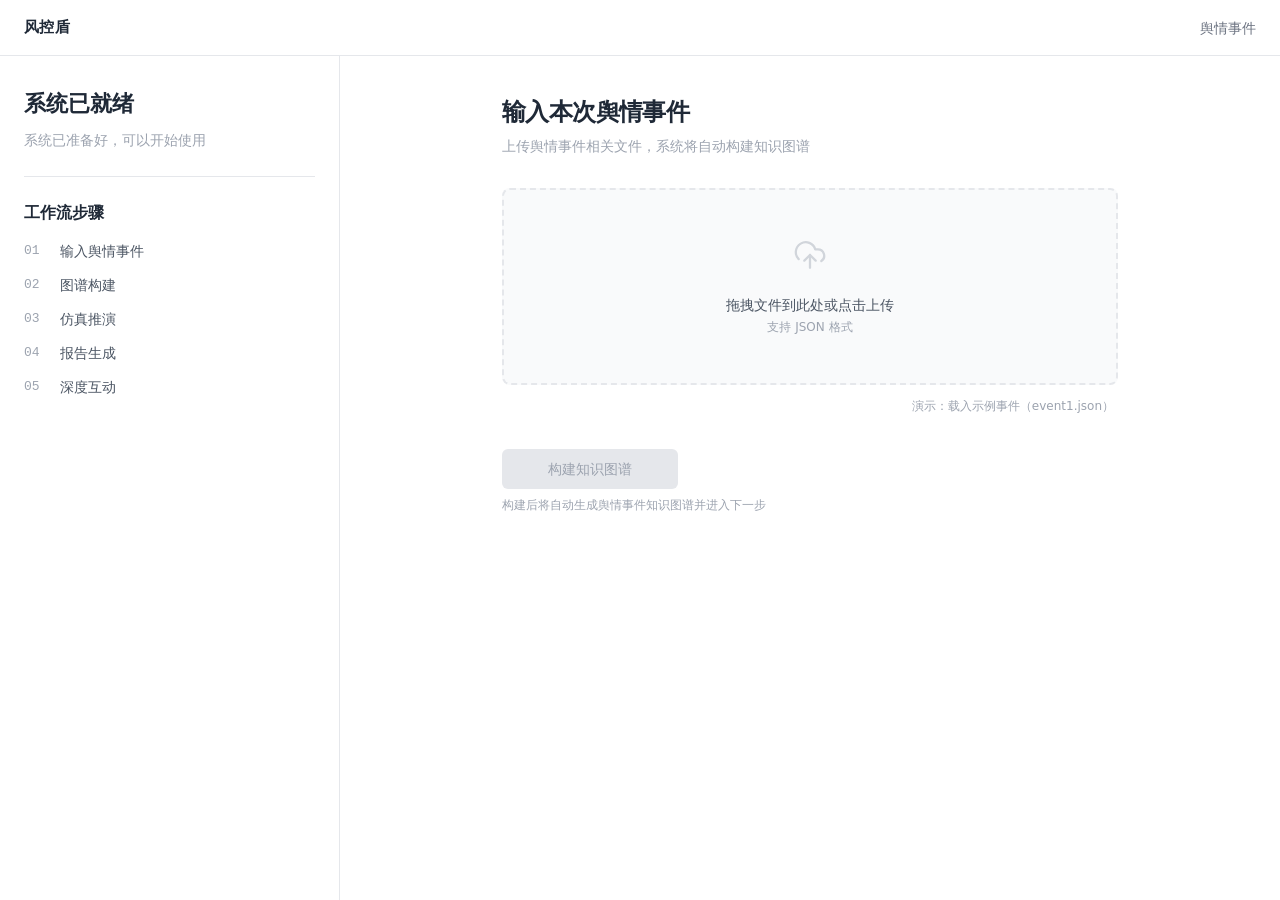
<file: index.html>
<!DOCTYPE html>
<html lang="zh-CN">
<head>
<meta charset="utf-8">
<meta name="viewport" content="width=device-width, initial-scale=1">
<title>风控盾 · 舆情事件</title>
<!-- ★ 这里用的是**相对**路径（不是 /demo.css 那种绝对路径）：
     这样这一页无论被后端挂在 /demo/ 上，还是直接双击用 file:// 打开，
     都能找到样式和脚本 —— demo 的目标就是"所有人都打得开"。

     ★ 页面自己的 js/css 就放在**同一层**：这样 url 以斜杠结尾时，
     `./` 永远指自己这一页。成品会改名成 index.html 放进 demo/ 目录，
     相对引用照样对得上，一个字符都不用动。 -->

<!-- 页签图标：内联的 data: URI，**不是外链**（PRD 要求离线可跑、不依赖公网）。
     这一行在每个 .html 壳里必须一模一样；不带它浏览器每开一页都去要一次
     /favicon.ico，然后 404。 -->
<link rel="icon" href="data:image/svg+xml,<svg xmlns='http://www.w3.org/2000/svg' viewBox='0 0 24 24'><path fill='rgb(24,144,255)' d='M12 2 4 5v6.2c0 4.8 3.3 9.1 8 10.8 4.7-1.7 8-6 8-10.8V5z'/></svg>">

<link rel="stylesheet" href="./demo.css">
</head>
<body>
<div id="app"></div>
<script src="./demo.js" defer></script>
</body>
</html>
</file>
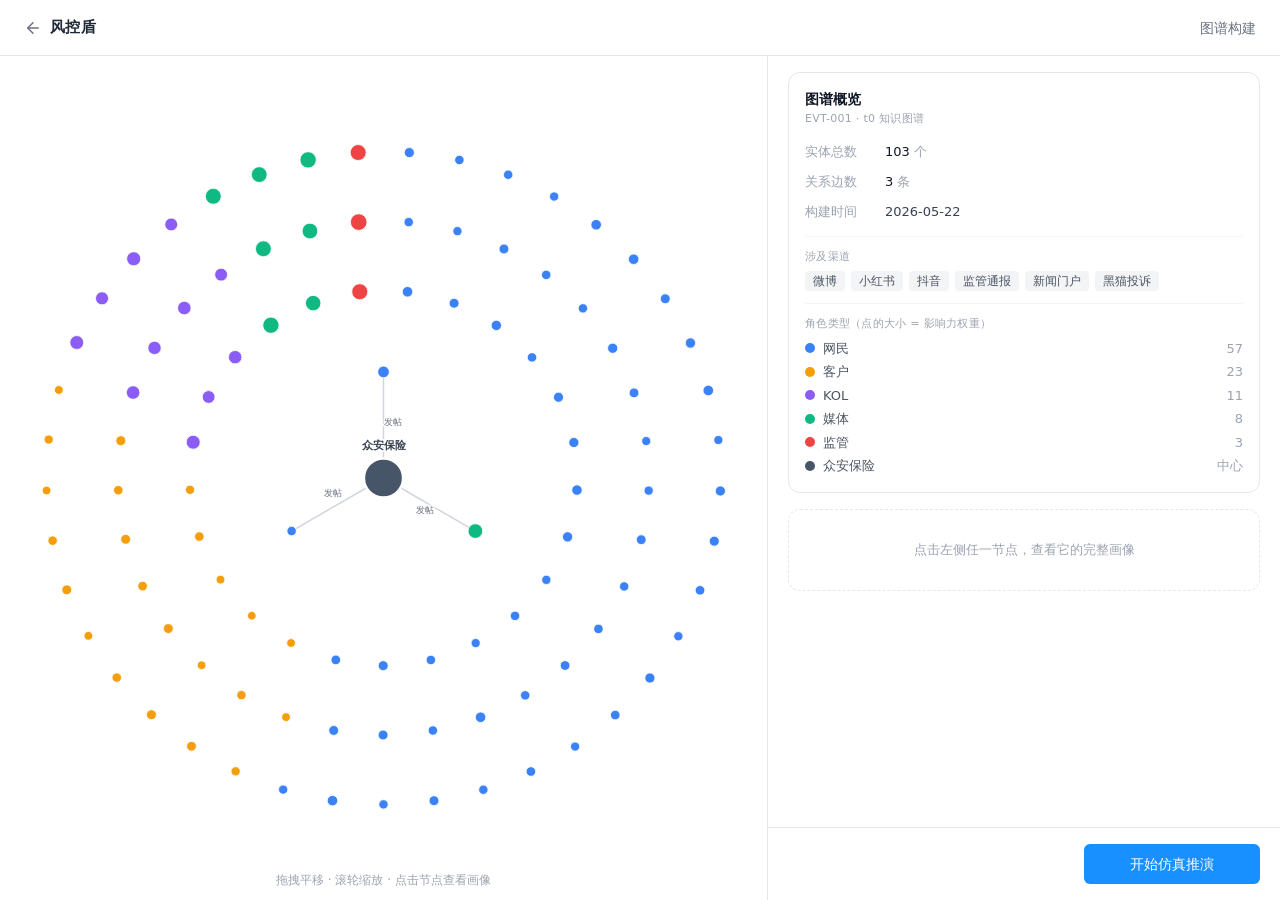
<file: step2/index.html>
<!DOCTYPE html>
<html lang="zh-CN">
<head>
<meta charset="utf-8">
<meta name="viewport" content="width=device-width, initial-scale=1">
<title>风控盾 · 图谱构建</title>
<!-- ★ 这里用的是**相对**路径（不是 /step2.js 那种绝对路径）：
     同一份文件既被后端挂在 /demo/step2/，也要能直接双击用 file:// 打开。
     绝对路径只有前者能开 —— 而后端没起时，双击这条路是 demo 唯一的活路。

     ★ 页面自己的 js/css 就放在**同一层**（`./step2.js`，不是 `../step2.js`）：
     这样"每一页 url 以斜杠结尾"这条规则一立住，`./` 永远指自己这一页，
     五页可以无限往下加，谁也不用改谁。 -->

<!-- 页签图标：内联的 data: URI，**不是外链**（PRD 要求离线可跑、不依赖公网）。
     这一行在每个 .html 壳里必须一模一样；不带它浏览器每开一页都去要一次
     /favicon.ico，然后 404。 -->
<link rel="icon" href="data:image/svg+xml,<svg xmlns='http://www.w3.org/2000/svg' viewBox='0 0 24 24'><path fill='rgb(24,144,255)' d='M12 2 4 5v6.2c0 4.8 3.3 9.1 8 10.8 4.7-1.7 8-6 8-10.8V5z'/></svg>">

<link rel="stylesheet" href="./step2.css">
</head>
<body>
<div id="app"></div>
<script src="./step2.js" defer></script>
</body>
</html>
</file>
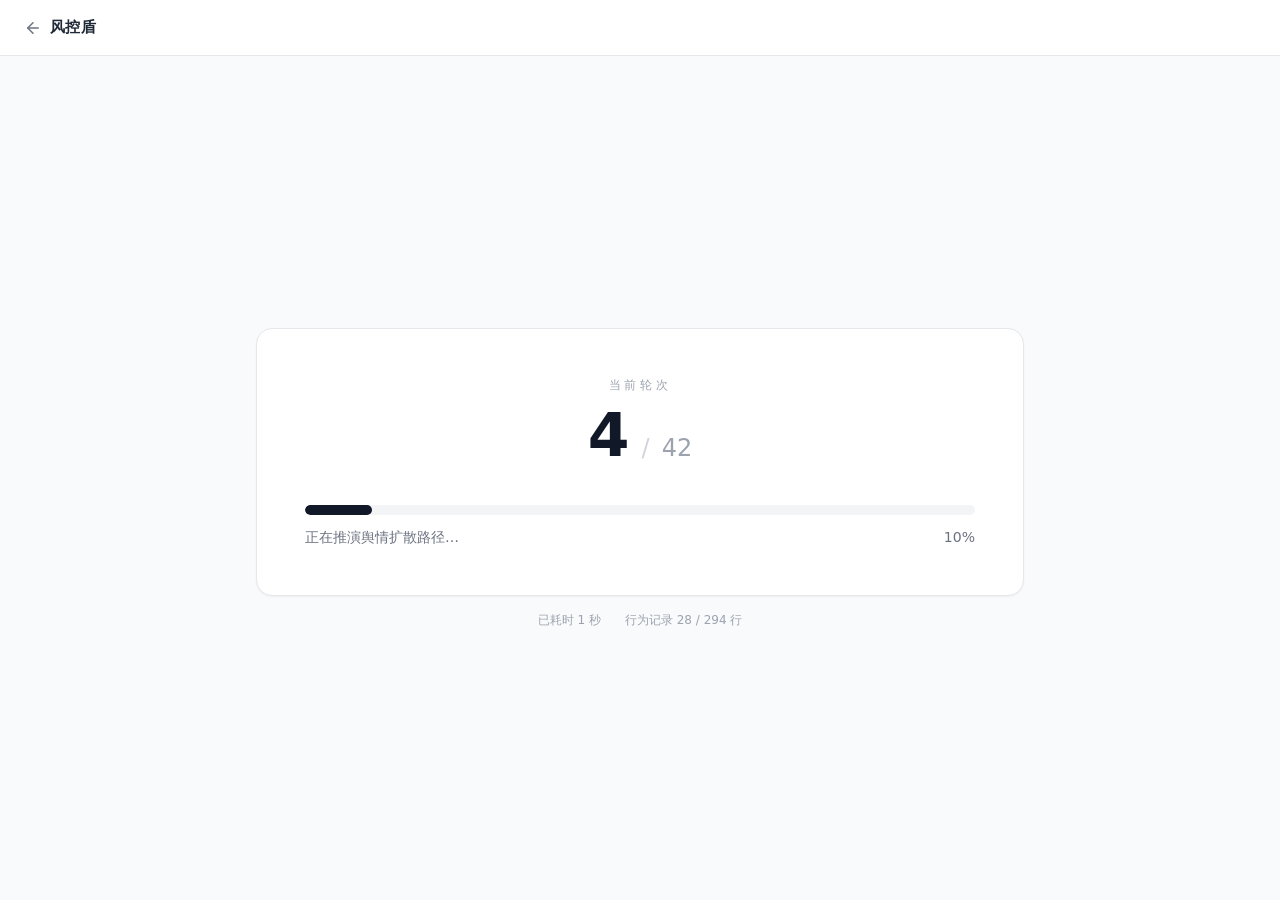
<file: step3/index.html>
<!DOCTYPE html>
<html lang="zh-CN">
<head>
<meta charset="utf-8">
<meta name="viewport" content="width=device-width, initial-scale=1">
<title>风控盾 · 仿真推演</title>
<!-- ★ 这里用的是**相对**路径（不是 /step3.js 那种绝对路径）：
     同一份文件既被后端挂在 /demo/step3/，也要能直接双击用 file:// 打开。
     绝对路径只有前者能开 —— 而后端没起时，双击这条路是 demo 唯一的活路。

     ★ 页面自己的 js/css 就放在**同一层**（`./step3.js`，不是 `../step3.js`）：
     这样"每一页 url 以斜杠结尾"这条规则一立住，`./` 永远指自己这一页，
     五页可以无限往下加，谁也不用改谁。

     ★ 本目录里另外两个文件（`report.html` / `echarts.min.js`）**不在这里引**：
     报告是阶段二由 iframe 按 `./report.html` 加载的 —— 页面壳只管自己。
     report.html 由构建从「事件\EVT-001\」拷来，只把里面那一行 ECharts
     外链换成本层的 `./echarts.min.js`，其余逐位照抄。 -->

<!-- 页签图标：内联的 data: URI，**不是外链**（PRD 要求离线可跑、不依赖公网）。
     这一行在每个 .html 壳里必须一模一样；不带它浏览器每开一页都去要一次
     /favicon.ico，然后 404。 -->
<link rel="icon" href="data:image/svg+xml,<svg xmlns='http://www.w3.org/2000/svg' viewBox='0 0 24 24'><path fill='rgb(24,144,255)' d='M12 2 4 5v6.2c0 4.8 3.3 9.1 8 10.8 4.7-1.7 8-6 8-10.8V5z'/></svg>">

<link rel="stylesheet" href="./step3.css">
</head>
<body>
<div id="app"></div>
<script src="./step3.js" defer></script>
</body>
</html>
</file>
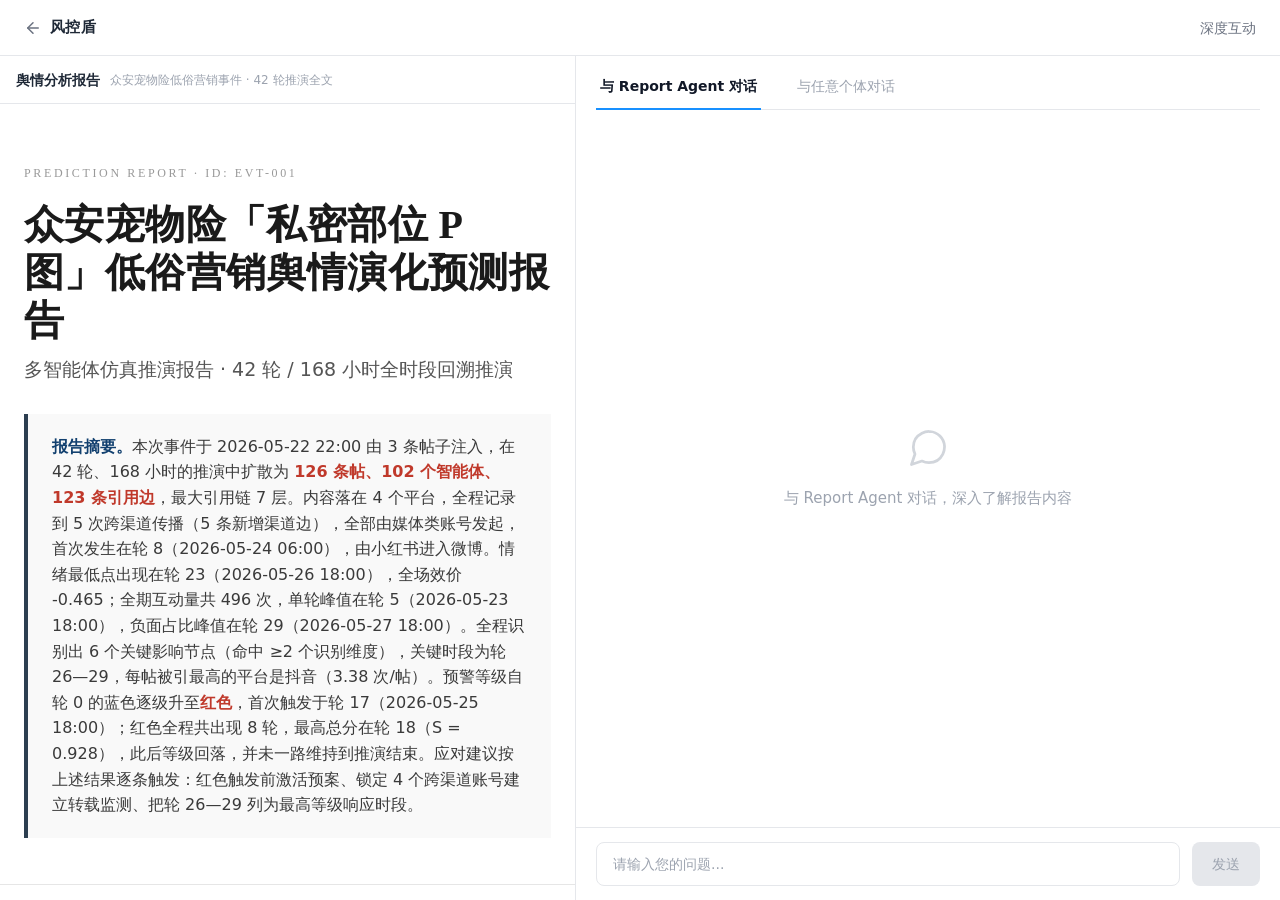
<file: step5/index.html>
<!DOCTYPE html>
<html lang="zh-CN">
<head>
<meta charset="utf-8">
<meta name="viewport" content="width=device-width, initial-scale=1">
<title>风控盾 · 深度互动</title>
<!-- ★ 这里用的是**相对**路径（不是 /step5.js 那种绝对路径）：
     同一份文件既被后端挂在 /demo/step5/，也要能直接双击用 file:// 打开。
     绝对路径只有前者能开 —— 而后端没起时，双击这条路是 demo 唯一的活路。

     ★ 页面自己的 js/css 就放在**同一层**（`./step5.js`，不是 `../step5.js`）：
     这样"每一页 url 以斜杠结尾"这条规则一立住，`./` 永远指自己这一页。

     ★ 目录叫 step5 而不是 step4，是**跟着工作流步骤号走的**（05 深度互动）：
     第 04 步「报告生成」的内容目前还住在 step3 那一页里（进度跑满后报告就铺开），
     将来真要单独拆一页出来，它落在 step4/ 就行，这一页不用改名字。 -->

<!-- 页签图标：内联的 data: URI，**不是外链**（PRD 要求离线可跑、不依赖公网）。
     这一行在每个 .html 壳里必须一模一样；不带它浏览器每开一页都去要一次
     /favicon.ico，然后 404。 -->
<link rel="icon" href="data:image/svg+xml,<svg xmlns='http://www.w3.org/2000/svg' viewBox='0 0 24 24'><path fill='rgb(24,144,255)' d='M12 2 4 5v6.2c0 4.8 3.3 9.1 8 10.8 4.7-1.7 8-6 8-10.8V5z'/></svg>">

<link rel="stylesheet" href="./step5.css">
</head>
<body>
<div id="app"></div>
<script src="./step5.js" defer></script>
</body>
</html>
</file>
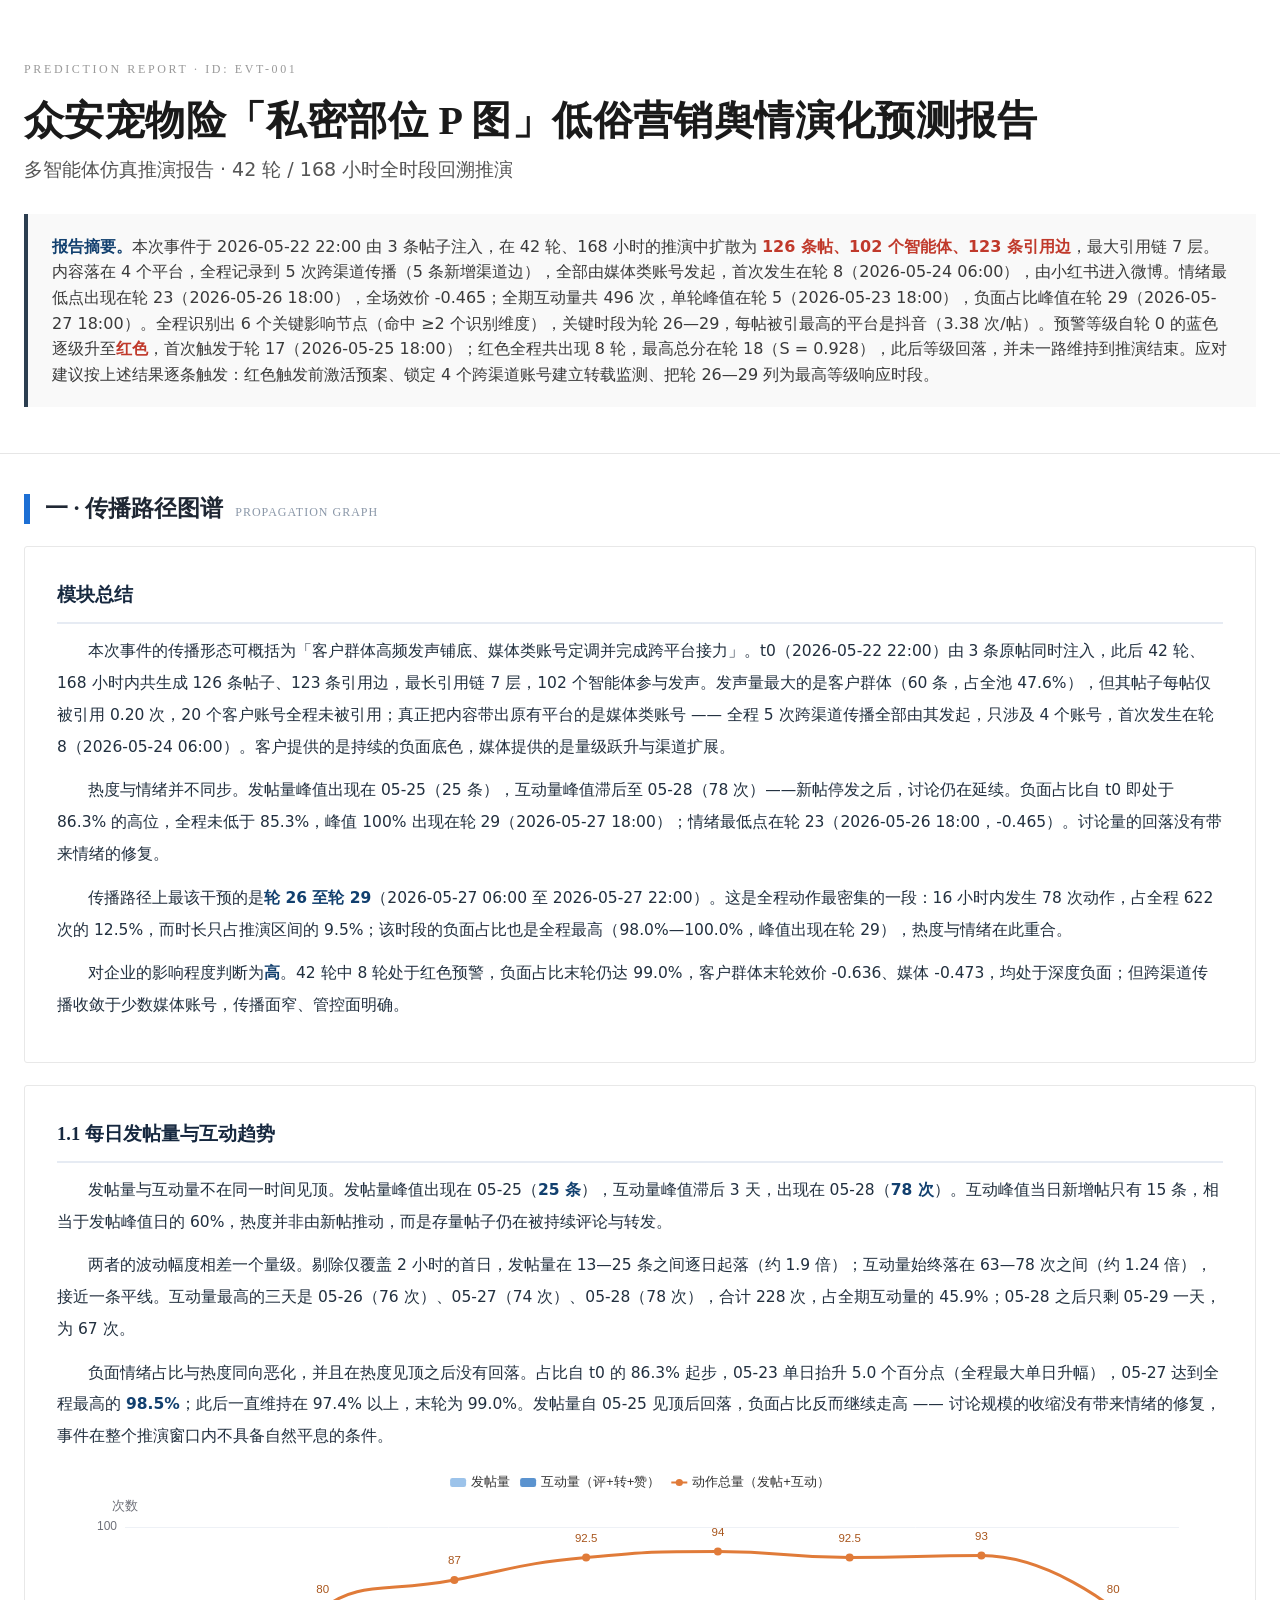
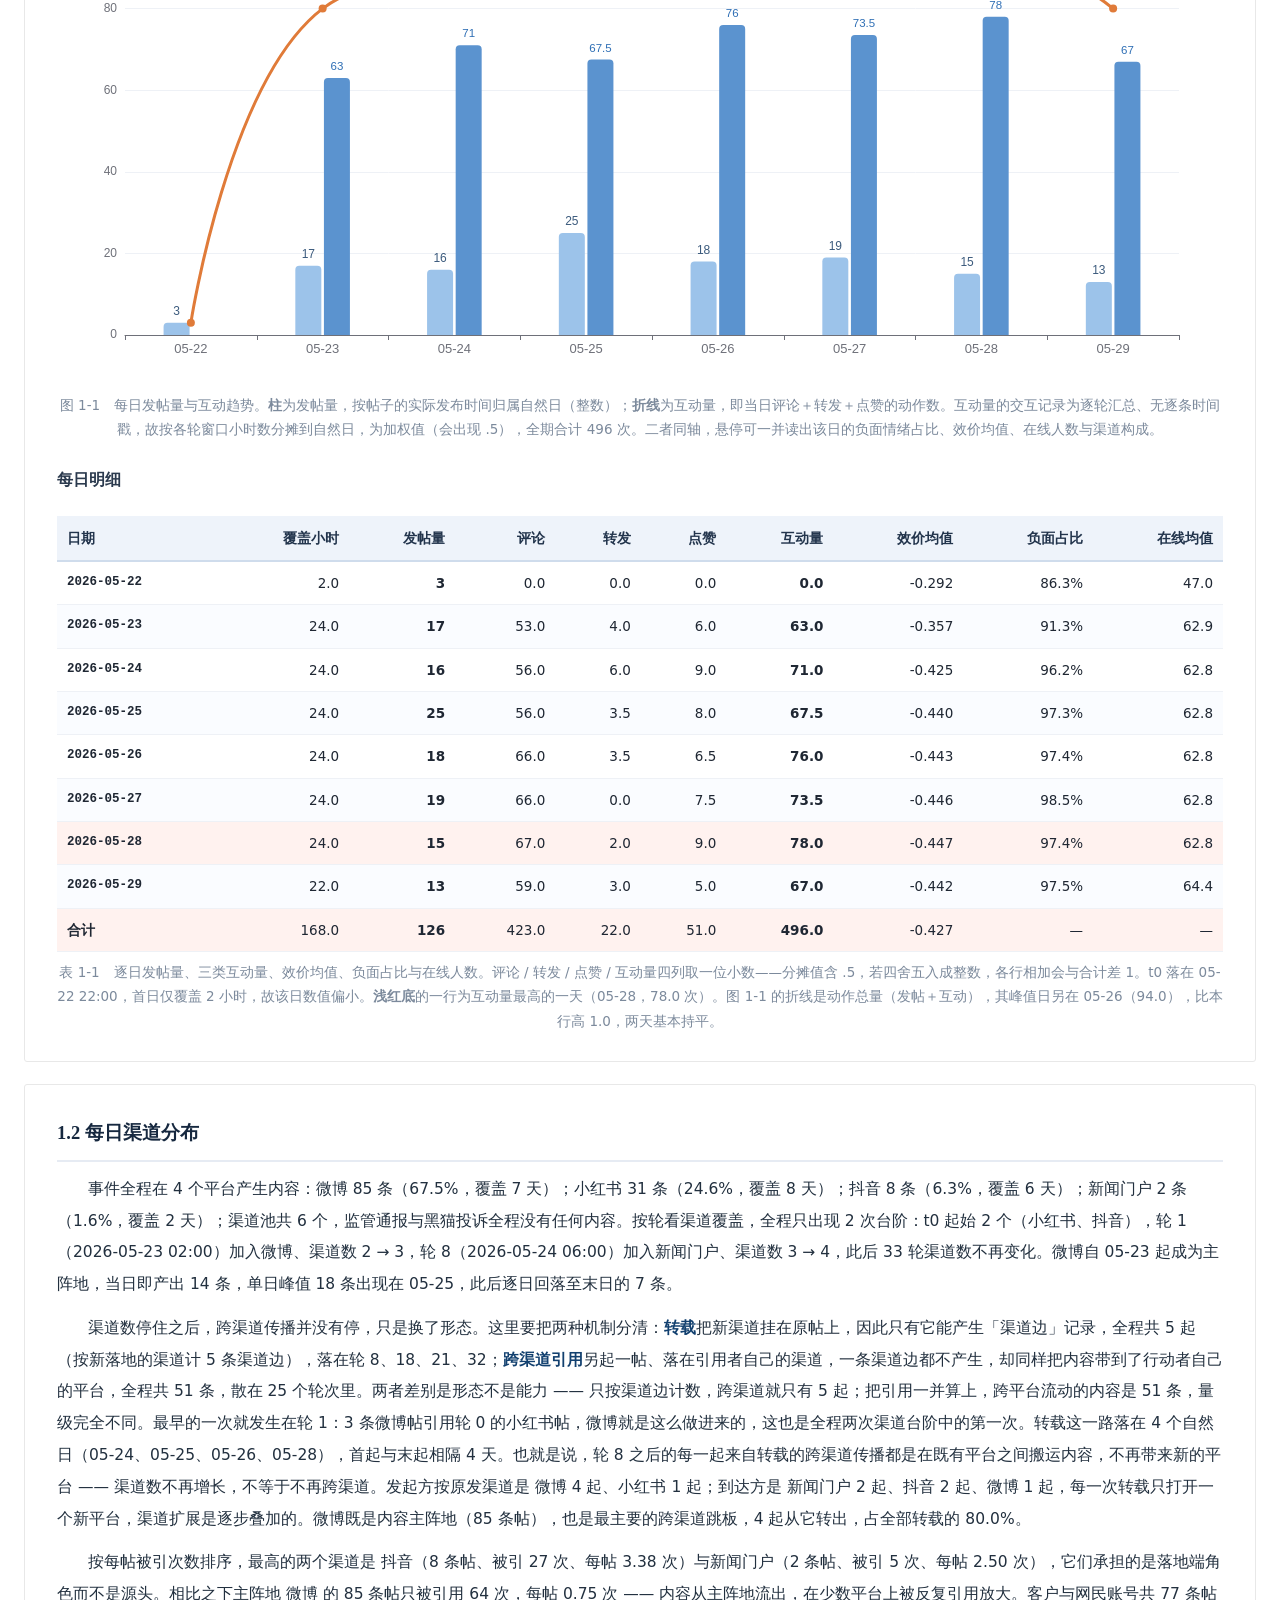
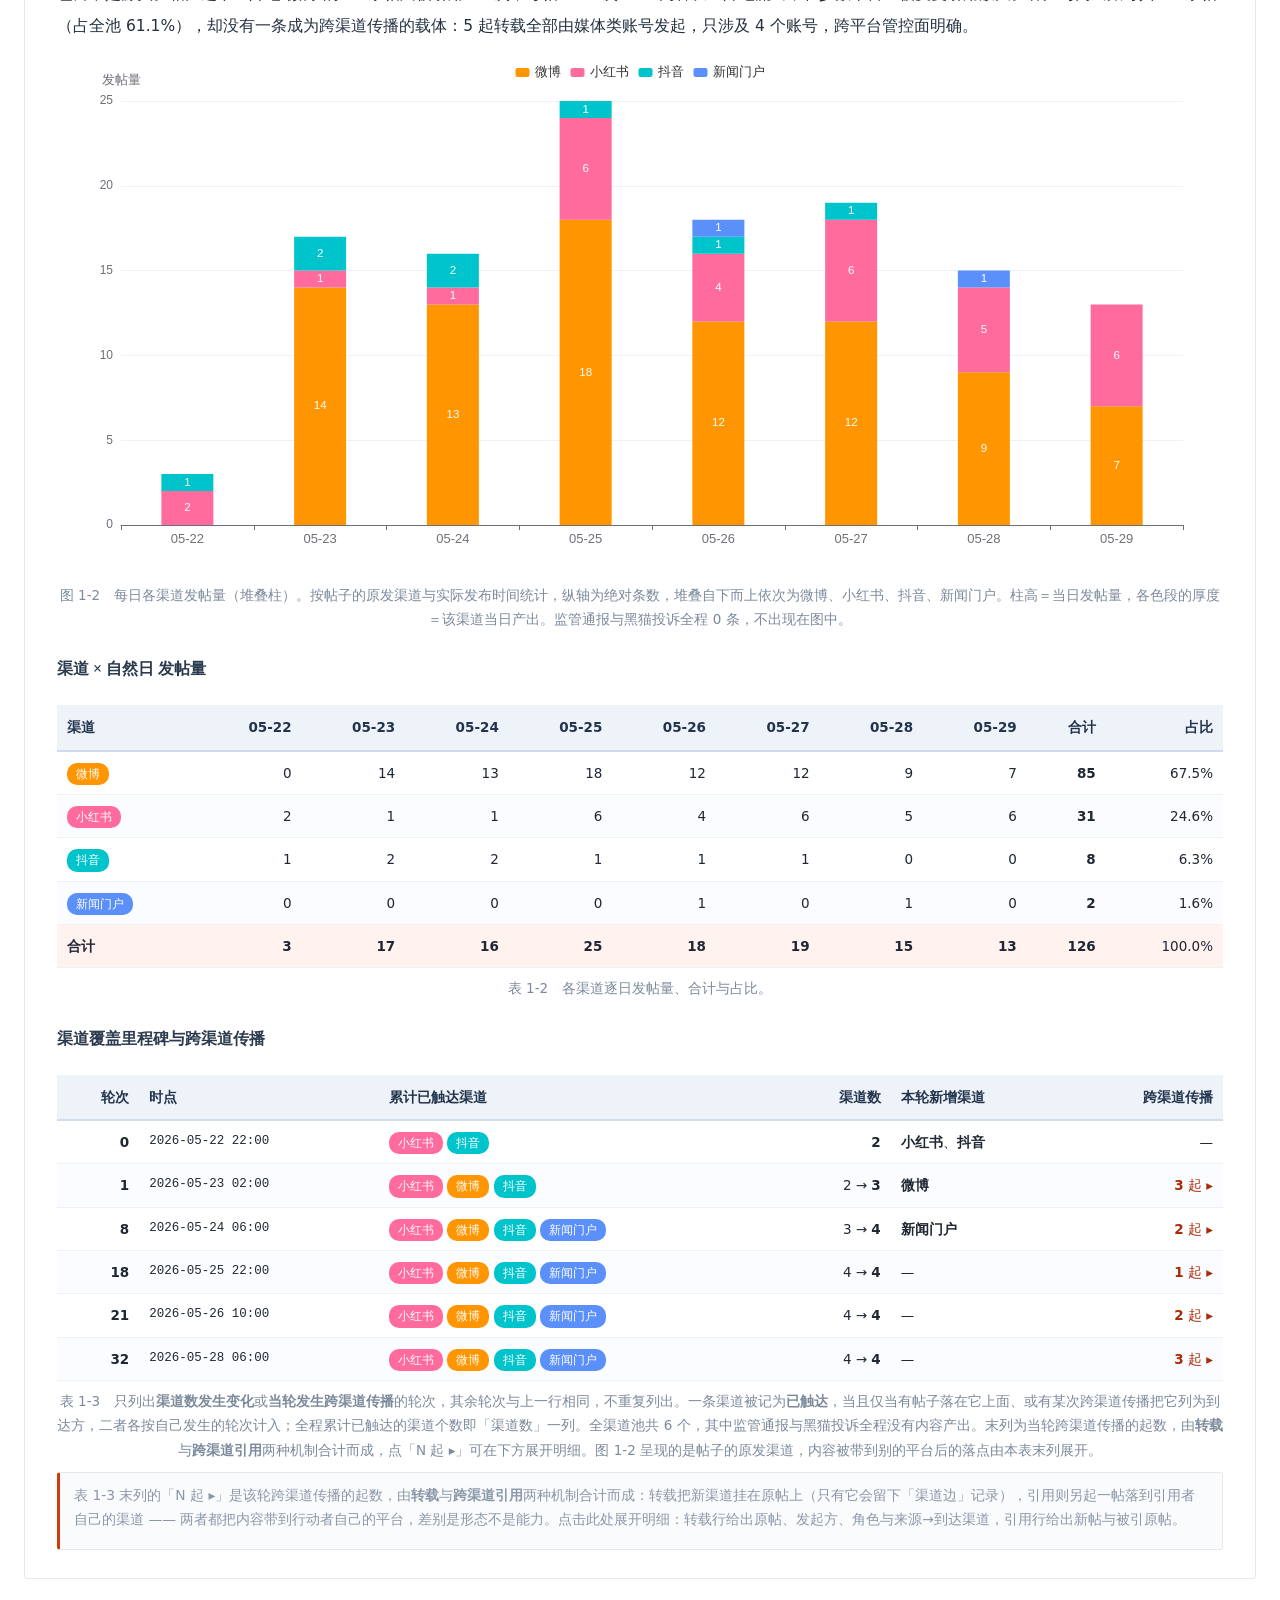
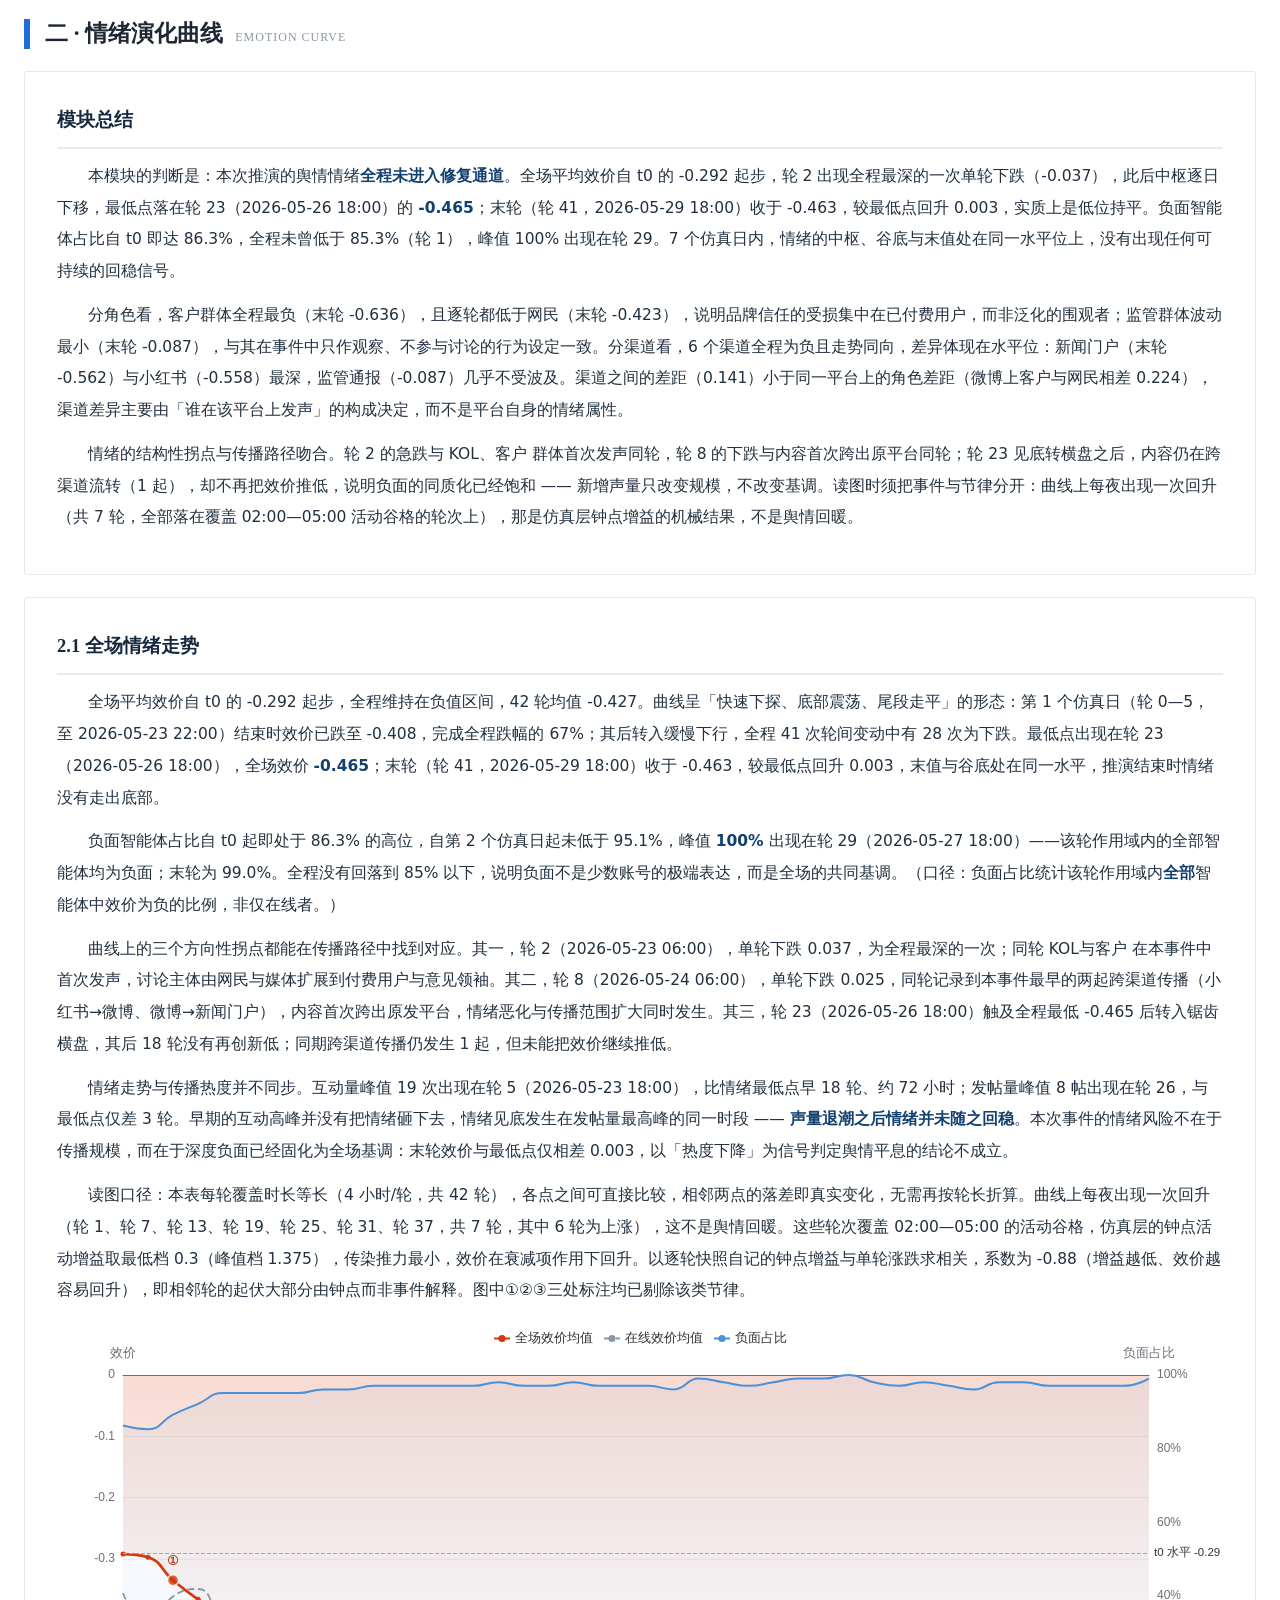
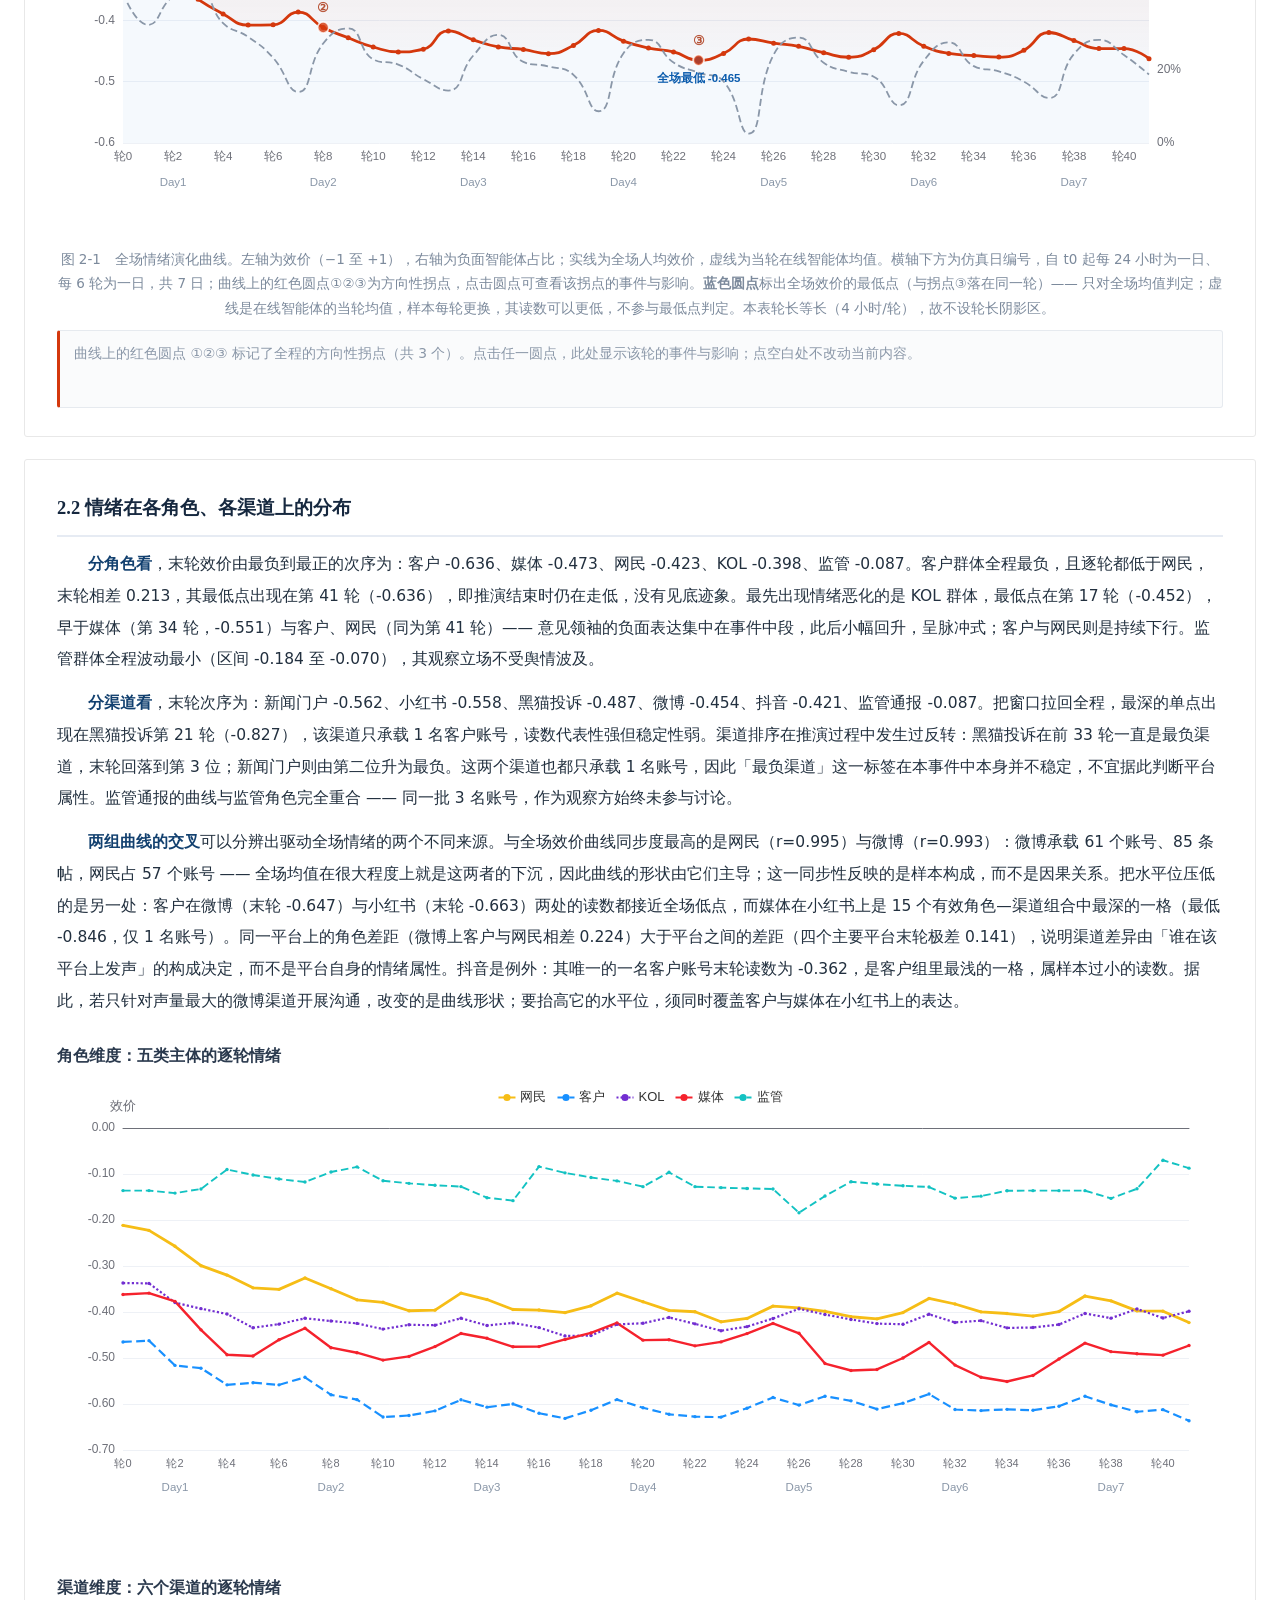
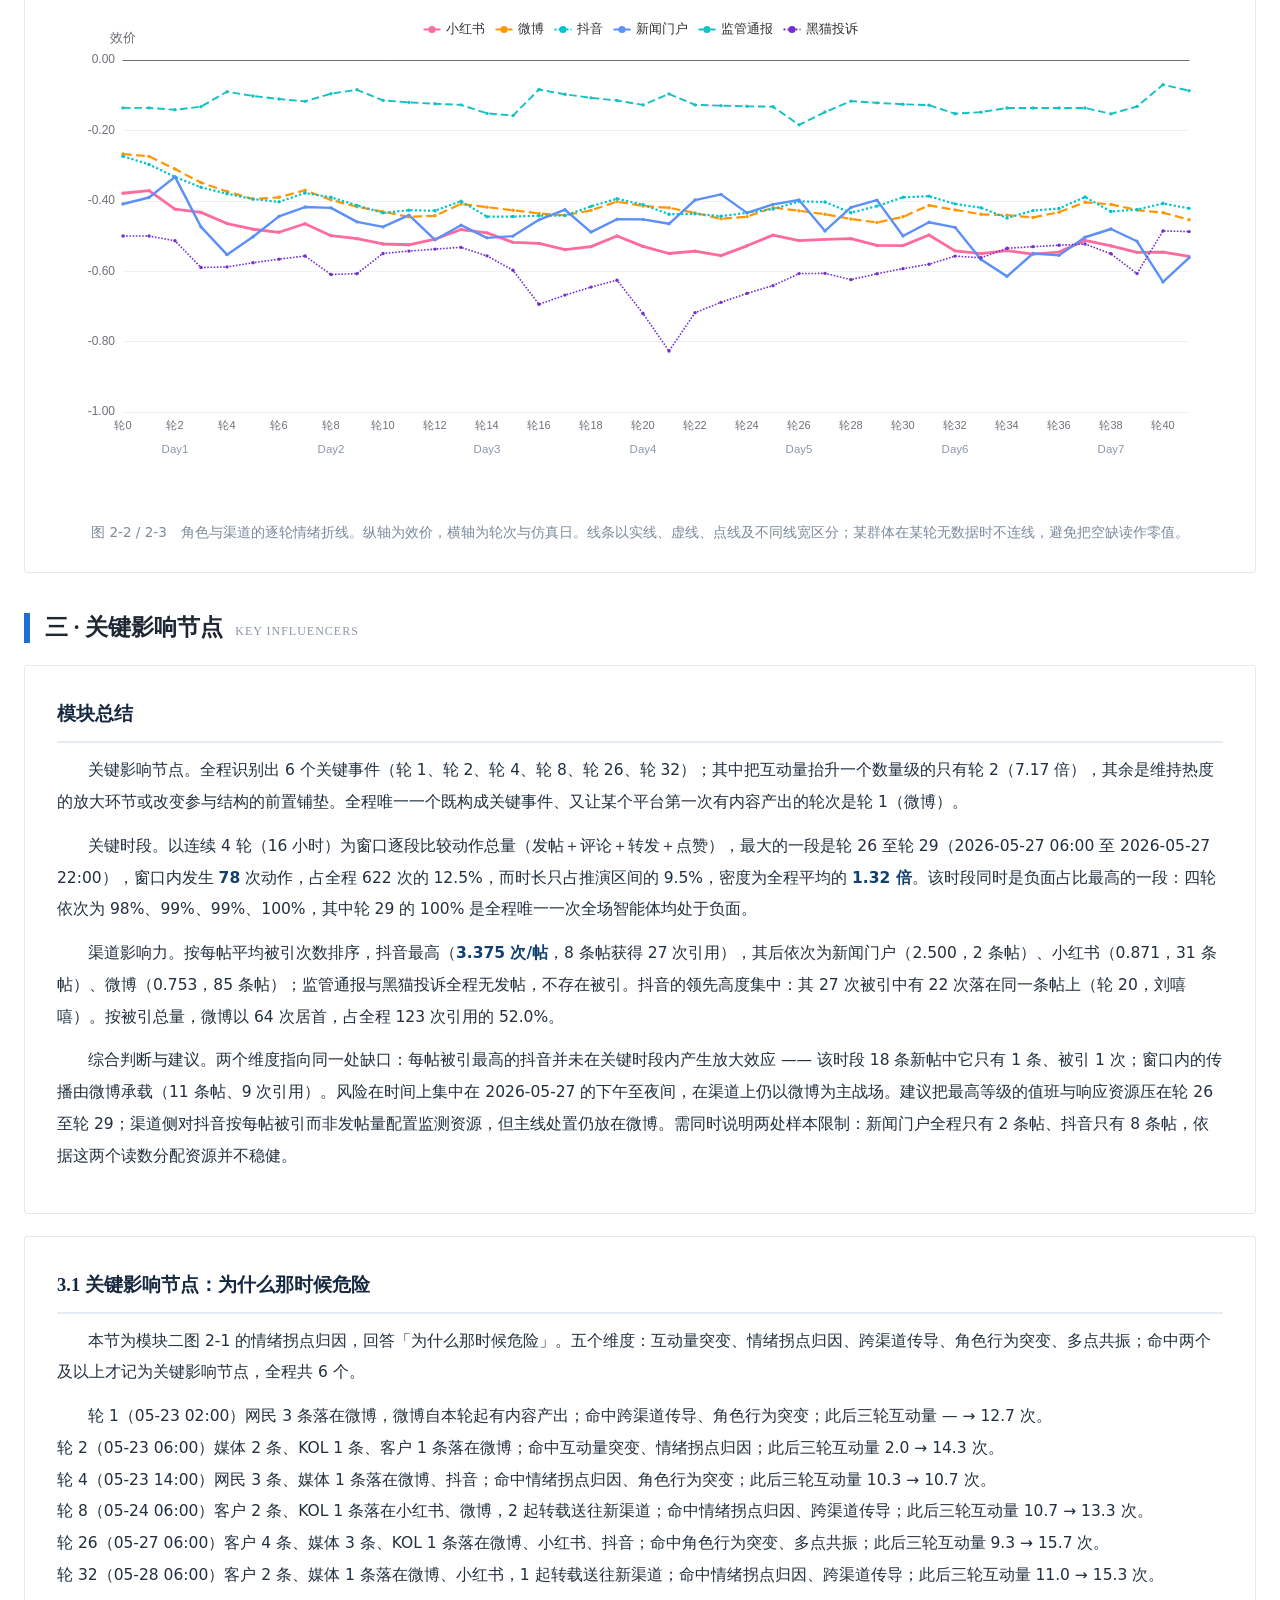
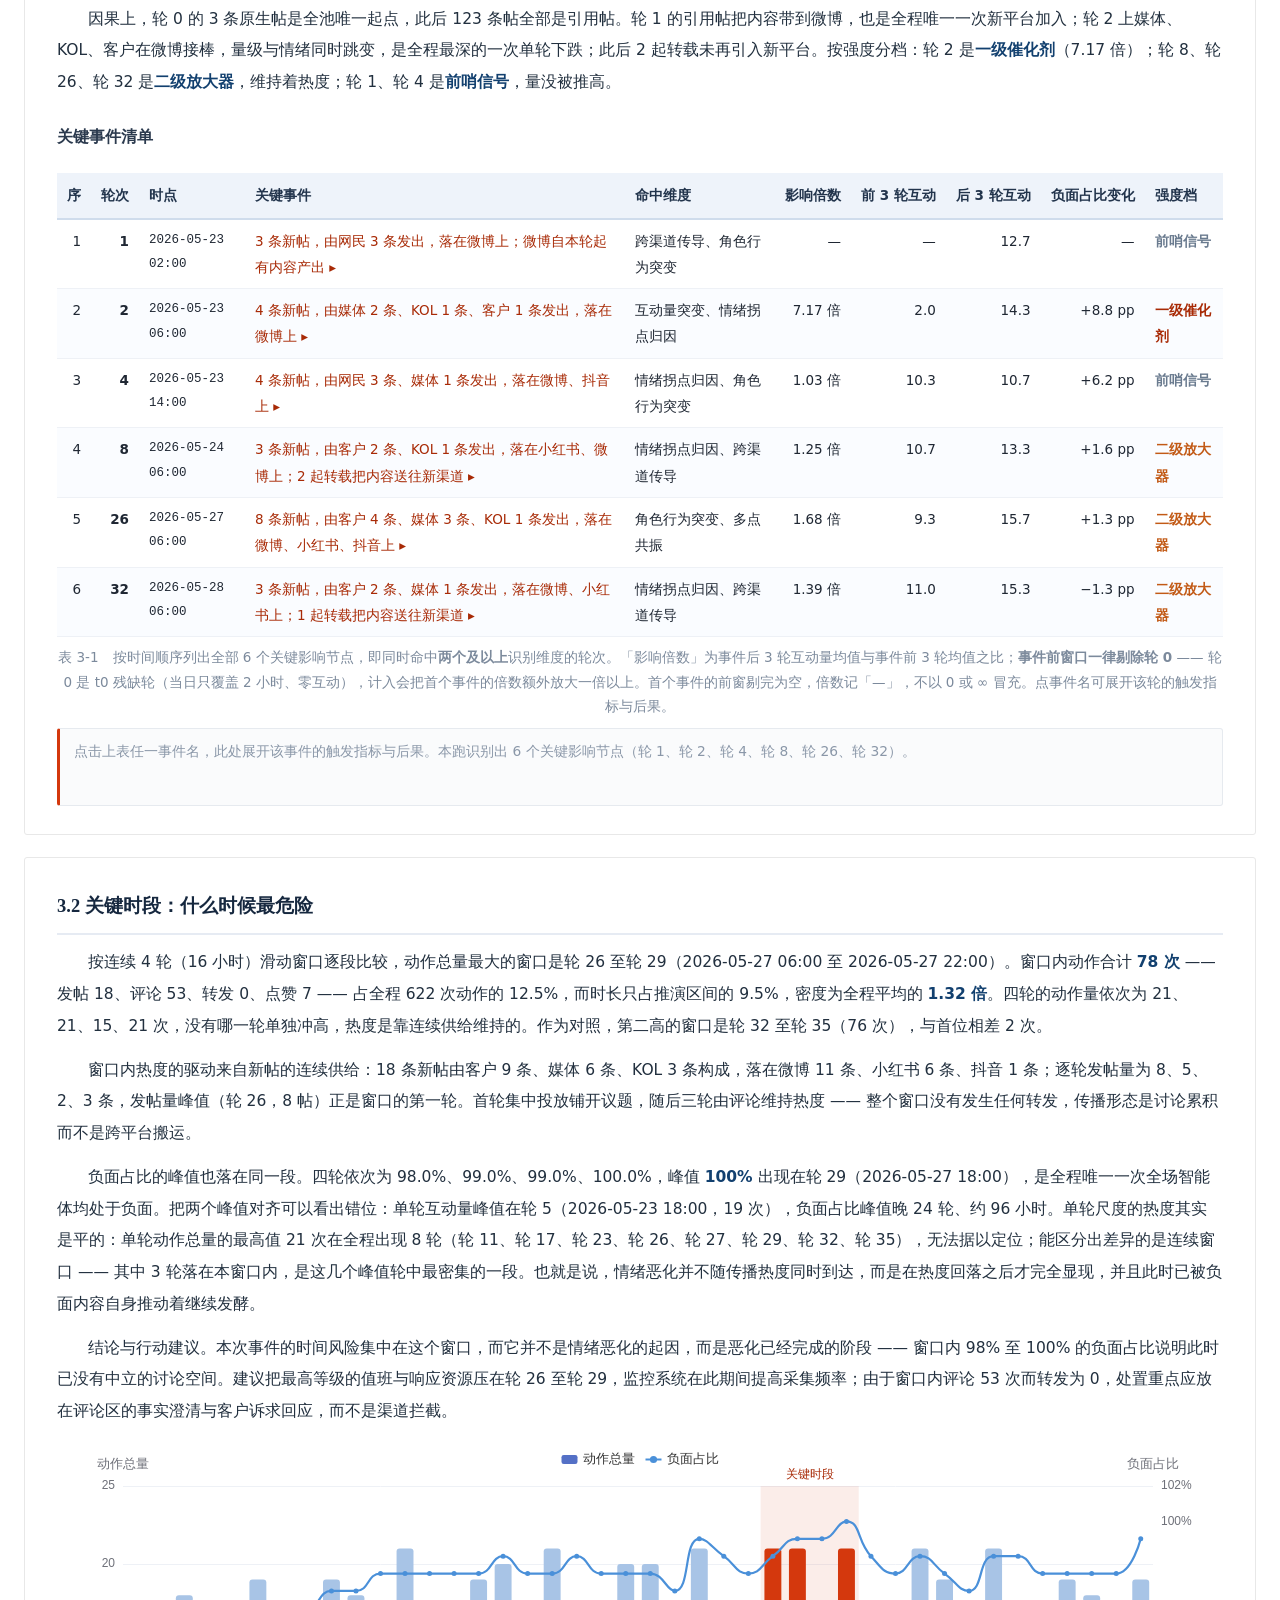
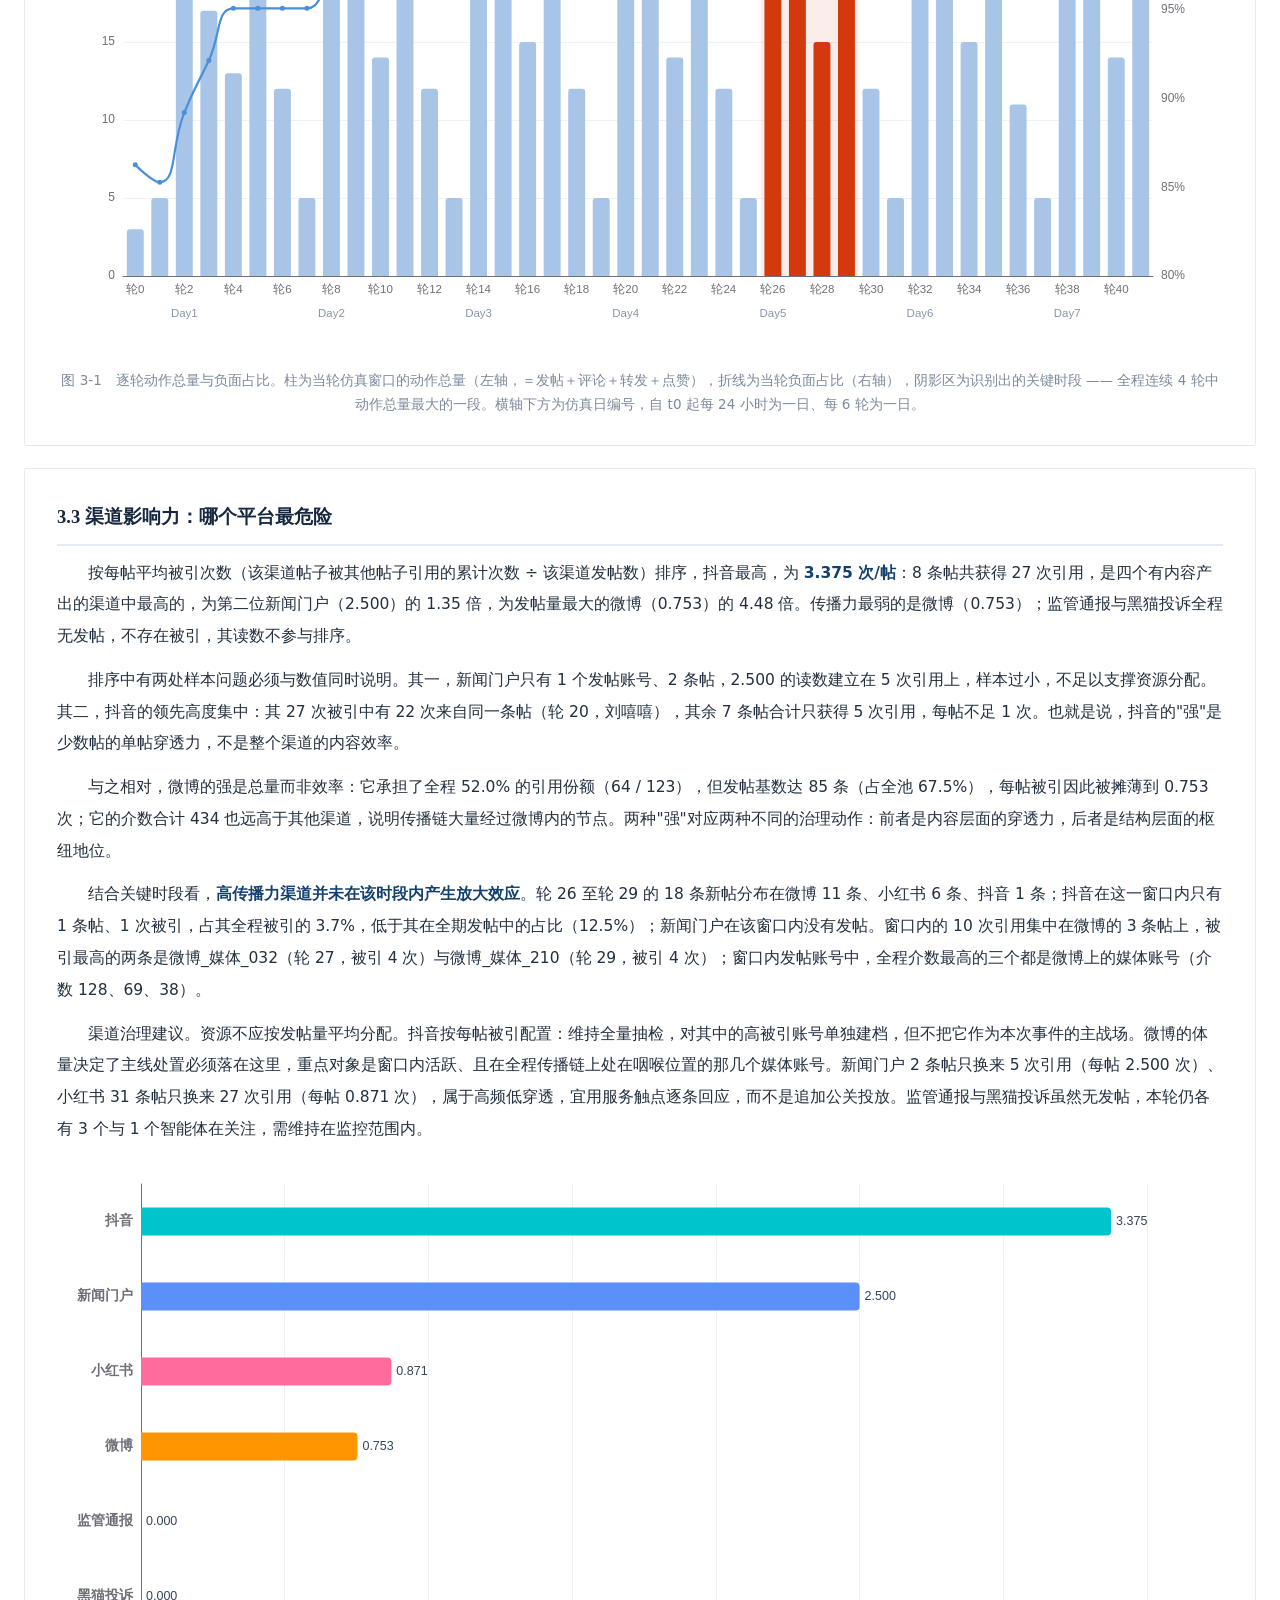
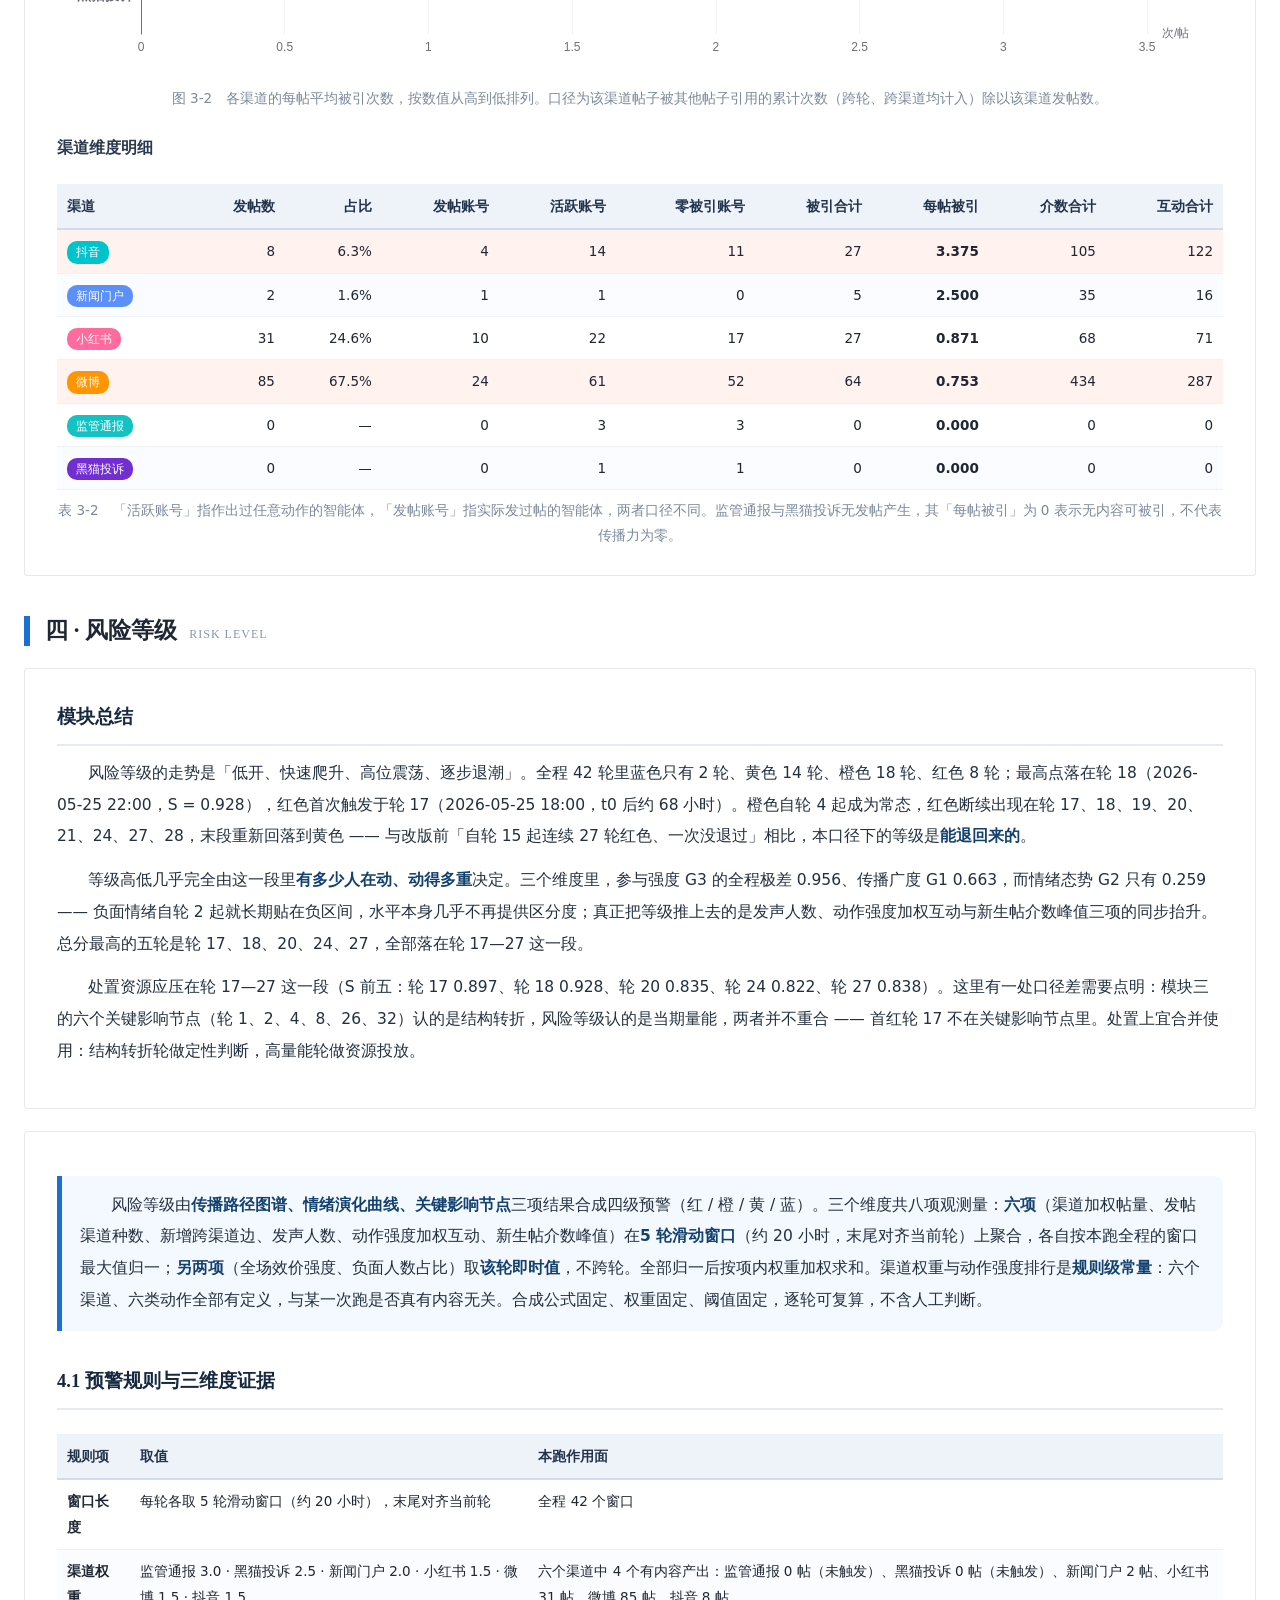
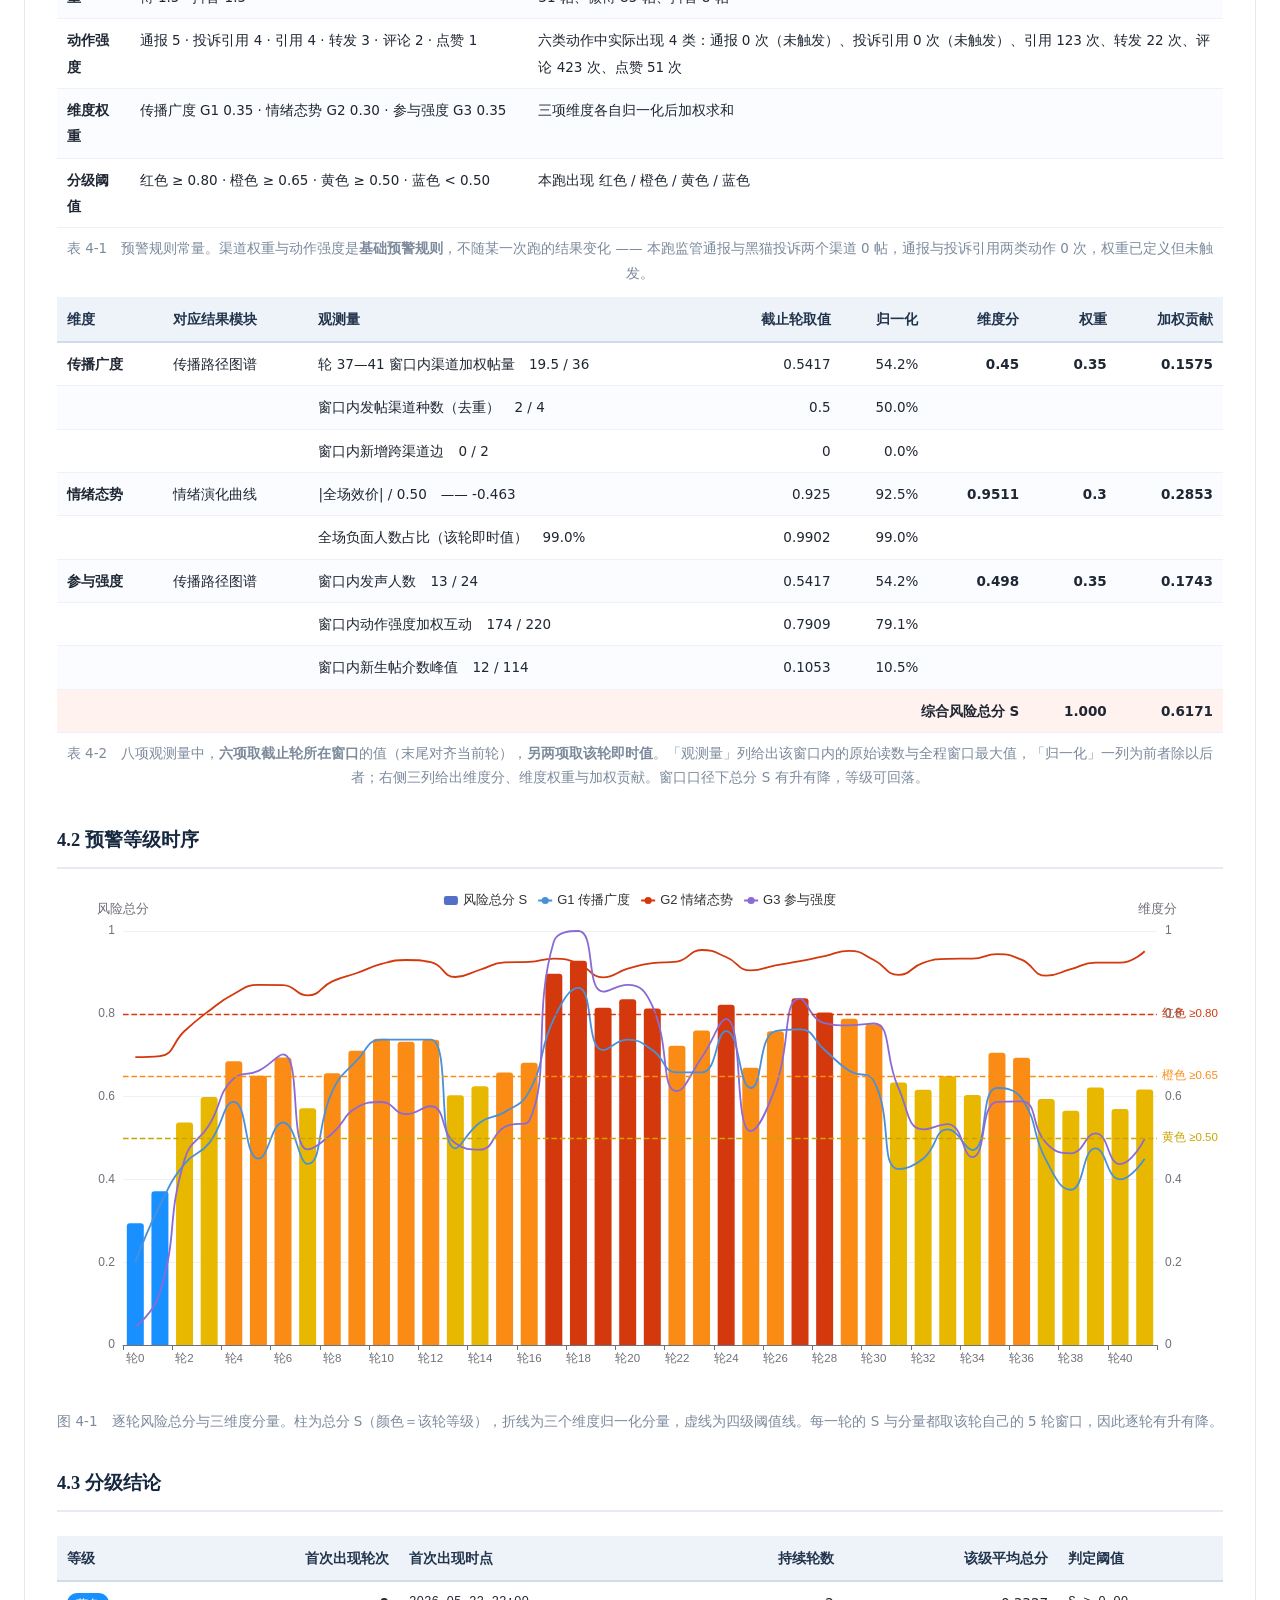
<file: step3/report.html>
<!DOCTYPE html>
<html lang="zh-CN">
<head>
<meta charset="utf-8">
<meta name="viewport" content="width=device-width,initial-scale=1">
<title>EVT-001 多智能体仿真推演报告</title>
<script src="./echarts.min.js"></script>
<style>
/* ★ 2026-10-12 第五轮：整页改纯白（原 #eef1f6 灰底是仪表盘观感的一部分）。 */
:root{--serif:Georgia,"Times New Roman","Songti SC","SimSun",serif}
*{box-sizing:border-box}
body{margin:0;background:#ffffff;color:#1f2733;
  font:15.5px/1.95 "Microsoft YaHei","PingFang SC",system-ui,-apple-system,sans-serif;}
a{color:#1d6fd4;text-decoration:none}
.wrap{max-width:1360px;margin:0 auto;padding:0 24px 70px}

/* ---- 报告头部（2026-10-12 第五轮：SaaS 仪表盘 → 智库研报风） ----
   原为深蓝渐变通栏 + 白色圆角胶囊标签行，现改为白底、特大衬线主标题、无标签。 */
header{background:#ffffff;padding:58px 0 46px;border-bottom:1px solid #e6e6e6}
header .wrap{padding-bottom:0}
.eyebrow{font-size:12px;letter-spacing:.22em;color:#999;text-transform:uppercase;
  margin-bottom:16px;font-family:var(--serif)}
h1.title{font-family:var(--serif);font-size:40px;font-weight:700;color:#1a1a1a;
  line-height:1.2;margin:0;letter-spacing:.01em}
.subtitle{font-size:19px;color:#555;margin-top:10px;line-height:1.5}

/* （2026-10-12 第五轮：粘性导航条的样式按仿真侧要求整块删除，HTML 里的导航条元素同步删除。
   此后全文再无页内导航，章节靠 h2.sec 的小节线分隔。） */

/* ★ 2026-10-12 第五轮连带：整页转纯白后，白卡 + 淡阴影会与底色糊在一起，
   故去掉阴影、改 1px 细边框、圆角收到 3px（研报的分栏观感）。 */
.card{background:#fff;border:1px solid #e8e8e8;border-radius:3px;
  padding:28px 32px;margin-top:22px}
h2.sec{font-family:var(--serif);font-size:23px;margin:40px 0 4px;padding-left:15px;border-left:6px solid #1d6fd4;line-height:1.3}
h2.sec .en{font-size:12px;color:#8a97a8;font-weight:400;margin-left:12px;letter-spacing:1px}
h3.sub{font-family:var(--serif);font-size:18.5px;margin:32px 0 12px;color:#16283f;
  padding-bottom:9px;border-bottom:2px solid #e6ebf3}
h3.sub:first-child{margin-top:2px}
h4.mini{font-family:var(--serif);font-size:16px;margin:22px 0 9px;color:#2b3a4e}
.desc{color:#5a6a7e;font-size:14.5px;margin:8px 0 14px}

/* 报告正文 */
.rep p{margin:12px 0;text-indent:2em;font-size:15.5px;line-height:2.05;color:#22303f}
.rep p.noind{text-indent:0}
.rep .lead{background:#f4f8ff;border-left:5px solid #1d6fd4;border-radius:0 9px 9px 0;
  padding:14px 18px;text-indent:2em;margin:16px 0}
/* ★ 2026-10-12 第五轮：头部摘要段用 id 覆盖（特异性高于 .rep .lead），
   只改顶部这一处；模块四 4.1 与模块五 #r50 的两块 .lead 保持原样。 */
#abstract{background:#f9f9f9;border-left:4px solid #2c3e50;border-radius:0;
  padding:20px 24px;text-indent:0;margin:30px 0 0;font-size:16px;line-height:1.6;
  color:#3a3a3a}
.rep b{color:#12406f}
.rep .k{color:#c0392b;font-weight:700}
.rep .grp{background:#fafcff;border:1px solid #e2eaf5;border-radius:9px;
  padding:13px 18px;margin:14px 0}
.rep .grp p{text-indent:0;margin:7px 0}
.rep ol,.rep ul{margin:10px 0 10px 6px;padding-left:22px}
.rep li{margin:7px 0;line-height:1.95}
.hl{background:#fff6e0;padding:1px 5px;border-radius:4px;font-weight:600;color:#8a5a00}
.ev{border-left:4px solid #8ab6f0;background:#f8fbff;border-radius:0 8px 8px 0;
  padding:10px 16px;margin:9px 0}
.ev b.n{color:#1d6fd4}

/* （2026-10-12 第五轮：KPI 卡片网格 .kpis / .kpi 样式按仿真侧要求整块删除，HTML 里的 #kpis 与生成它的 JS 同步删除。原 10 个指标：轮数 / 智能体 / 帖子 / 引用边 /跨渠道 / 单日互动峰值 / 情绪最低点 / 关键时段 / 红色持续轮数 / 效价均值 —— 其中时间跨度与轮次已并入头部副标题与摘要段，其余数字在正文各模块内均有出处。） */

.chart{width:100%;height:430px}
.chart.tall{height:620px}
.chart.mid{height:520px}
.row2{display:grid;grid-template-columns:1fr 1fr;gap:22px}
@media(max-width:1000px){.row2{grid-template-columns:1fr}}
.cap{font-size:13.5px;color:#7c8a9c;margin:8px 0 0;text-align:center;line-height:1.8}
/* 拐点说明框（2026-10-12 第九轮）：替代原先压在曲线上的常驻标签，改为点击圆点后在此展开 */
.pivbox{font-size:13.8px;color:#33455c;line-height:1.75;background:#fafbfc;
  border:1px solid #e6eaef;border-left:3px solid #d4380d;border-radius:3px;
  padding:10px 14px;margin:10px 0 0;min-height:78px}
.pivbox .pivhint{color:#8a97a8}
.pivbox .pivdv{color:#7c8a9c;margin-left:10px;font-size:13px}
.pivbox .pivrow{margin-top:5px}
.pivbox .pivk{display:inline-block;min-width:38px;color:#a82a06;font-weight:600;margin-right:6px}
/* 表 1-3 末列的「N 起 ▸」事件格（★ 2026-10-12 第十一轮）：点开在 #crossDetail 展开该轮细节。
   ★ 第十三轮起，该计数为「转载 + 跨渠道引用」之和 */
.xev{cursor:pointer;color:#a82a06}

/* （2026-10-12 第四轮：1.3 时间轴的 .timeline / .tl 系列样式已随该块删除，
   留档见 `_版本留痕_模块一_第四轮_20261012\_del_1.3_时间轴_删除内容.txt`） */

.optlabel{display:inline-block;font-size:12px;font-weight:600;color:#fff;background:#8a97a8;
  border-radius:4px;padding:1px 8px;margin-right:8px;vertical-align:1px}

table{width:100%;border-collapse:collapse;font-size:13.5px;margin-top:12px}
th{background:#eef3fa;color:#22344c;font-weight:600;padding:9px 10px;text-align:left;
  border-bottom:2px solid #cfdcec;white-space:nowrap}
td{padding:8px 10px;border-bottom:1px solid #eef1f6;vertical-align:top}
tbody tr:nth-child(even){background:#fafcff}
tbody tr:hover{background:#eef6ff}
td.num,th.num{text-align:right;font-variant-numeric:tabular-nums}
.mono{font-family:Consolas,"Courier New",monospace;font-size:12.5px}
.chip{display:inline-block;padding:1px 9px;border-radius:10px;font-size:12px;
  color:#fff;white-space:nowrap;line-height:1.7}
.tbwrap{overflow-x:auto}
.seg1{box-shadow:inset 3px 0 0 #8ab6f0}
.seg2{box-shadow:inset 3px 0 0 #f0c48a}
.seg3{box-shadow:inset 3px 0 0 #b8a8e8}
tr.hot td{background:#fff2ef !important}

.adv{border:1px solid #e2e9f3;border-radius:10px;padding:16px 20px;margin:13px 0;background:#fff}
.adv .h{font-weight:700;font-size:16px;color:#12406f;margin-bottom:7px;line-height:1.7}
.adv .h .no{display:inline-block;width:25px;height:25px;line-height:25px;text-align:center;
  background:#1d6fd4;color:#fff;border-radius:50%;font-size:13.5px;margin-right:10px}
.adv .basis{font-size:14px;color:#4a5a70;background:#f7faff;border-radius:7px;
  padding:10px 13px;margin-top:8px;line-height:1.9}
.adv .basis b{color:#c0392b}
.foot{font-size:13.5px;color:#7c8a9c;margin-top:28px;line-height:2}
#warn{display:none;background:#fff3f0;color:#a82a06;padding:11px 24px;font-size:14px;
  border-bottom:1px solid #f5c6b8}
</style>
</head>
<body>
<div id="warn">⚠ echarts 未能加载（CDN 不可达）。页面文字与表格内容完整，图形需联网后刷新查看。</div>

<header>
  <div class="wrap">
    <div class="eyebrow">Prediction Report · ID: EVT-001</div>
    <h1 class="title">众安宠物险「私密部位 P 图」低俗营销舆情演化预测报告</h1>
    <div class="subtitle">多智能体仿真推演报告 · 42 轮 / 168 小时全时段回溯推演</div>
    <div class="rep"><div class="lead" id="abstract"></div></div>
  </div>
</header>

<div class="wrap">

<!-- ================= 模块一 ================= -->
<h2 class="sec" id="s1">一 · 传播路径图谱<span class="en">PROPAGATION GRAPH</span></h2>

<div class="card">
  <h3 class="sub">模块总结</h3>
  <div class="rep" id="r11"></div>
</div>

<div class="card">
  <h3 class="sub">1.1 每日发帖量与互动趋势</h3>
  <div class="rep" id="r12"></div>
  <div id="chDaily" class="chart mid"></div>
  <p class="cap">图 1-1　每日发帖量与互动趋势。<b>柱</b>为发帖量，按帖子的实际发布时间归属自然日（整数）；<b>折线</b>为互动量，即当日评论＋转发＋点赞的动作数。互动量的交互记录为逐轮汇总、无逐条时间戳，故按各轮窗口小时数分摊到自然日，为加权值（会出现 .5），全期合计 496 次。二者同轴，悬停可一并读出该日的负面情绪占比、效价均值、在线人数与渠道构成。</p>
  <h4 class="mini">每日明细</h4>
  <div class="tbwrap"><table id="tbDaily"></table></div>
  <p class="cap">表 1-1　逐日发帖量、三类互动量、效价均值、负面占比与在线人数。评论 / 转发 / 点赞 / 互动量四列取一位小数——分摊值含 .5，若四舍五入成整数，各行相加会与合计差 1。t0 落在 05-22 22:00，首日仅覆盖 2 小时，故该日数值偏小。<b>浅红底</b>的一行为<span id="hotDayNote"></span>。</p>
</div>

<div class="card">
  <h3 class="sub">1.2 每日渠道分布</h3>
  <div class="rep" id="r13"></div>
  <div id="chChanDay" class="chart mid"></div>
  <p class="cap">图 1-2　每日各渠道发帖量（堆叠柱）。按帖子的原发渠道与实际发布时间统计，纵轴为绝对条数，堆叠自下而上依次为微博、小红书、抖音、新闻门户。柱高＝当日发帖量，各色段的厚度＝该渠道当日产出。监管通报与黑猫投诉全程 0 条，不出现在图中。</p>

  <h4 class="mini">渠道 × 自然日 发帖量</h4>
  <div class="tbwrap"><table id="tbChanDay"></table></div>
  <p class="cap">表 1-2　各渠道逐日发帖量、合计与占比。</p>

  <h4 class="mini">渠道覆盖里程碑与跨渠道传播</h4>
  <div class="tbwrap"><table id="tbCross"></table></div>
  <p class="cap">表 1-3　只列出<b>渠道数发生变化</b>或<b>当轮发生跨渠道传播</b>的轮次，其余轮次与上一行相同，不重复列出。一条渠道被记为<b>已触达</b>，当且仅当有帖子落在它上面、或有某次跨渠道传播把它列为到达方，二者各按自己发生的轮次计入；全程累计已触达的渠道个数即「渠道数」一列。全渠道池共 <span id="chPoolN"></span> 个，其中监管通报与黑猫投诉全程没有内容产出。末列为当轮跨渠道传播的起数，由<b>转载</b>与<b>跨渠道引用</b>两种机制合计而成，点「N 起 ▸」可在下方展开明细。图 1-2 呈现的是帖子的原发渠道，内容被带到别的平台后的落点由本表末列展开。</p>
  <div id="crossDetail" class="pivbox"></div>
</div>

<!-- ================= 模块二 ================= -->
<h2 class="sec" id="s2">二 · 情绪演化曲线<span class="en">EMOTION CURVE</span></h2>

<div class="card">
  <h3 class="sub">模块总结</h3>
  <div class="rep" id="r20"></div>
</div>

<div class="card">
  <h3 class="sub">2.1 全场情绪走势</h3>
  <div class="rep" id="r21"></div>
  <div id="chEmo" class="chart mid"></div>
  <p class="cap">图 2-1　全场情绪演化曲线。左轴为效价（−1 至 +1），右轴为负面智能体占比；实线为全场人均效价，虚线为当轮在线智能体均值。横轴下方为仿真日编号，自 t0 起每 24 小时为一日、每 6 轮为一日，共 7 日；曲线上的红色圆点①②③为方向性拐点，点击圆点可查看该拐点的事件与影响。<b>蓝色圆点</b>标出全场效价的最低点（与拐点③落在同一轮）—— 只对全场均值判定；虚线是在线智能体的当轮均值，样本每轮更换，其读数可以更低，不参与最低点判定。<span id="segNote"></span></p>
  <div id="pivDetail" class="pivbox"></div>
</div>

<div class="card">
  <h3 class="sub">2.2 情绪在各角色、各渠道上的分布</h3>
  <div class="rep" id="r22"></div>
  <h4 class="mini">角色维度：五类主体的逐轮情绪</h4>
  <div id="chRoleLine" class="chart" style="height:470px"></div>
  <h4 class="mini">渠道维度：六个渠道的逐轮情绪</h4>
  <div id="chChanLine" class="chart" style="height:500px"></div>
  <p class="cap">图 2-2 / 2-3　角色与渠道的逐轮情绪折线。纵轴为效价，横轴为轮次与仿真日。线条以实线、虚线、点线及不同线宽区分；某群体在某轮无数据时不连线，避免把空缺读作零值。</p>
</div>

<!-- ================= 模块三 ================= -->
<!-- ★ 2026-10-12 第九轮：按仿真侧提供的 prompt 重写为「模块总结 + 3.1 关键时段 + 3.2 渠道影响力」
     三部分（原 5 卡 → 3 卡）。原 3.2 / 3.4 / 3.5 三节整块删除，随之一并去掉 9 张图与 2 张表。
     ★ 2026-10-12 第十一轮：在「关键时段」前补 3.1「关键节点：该盯谁」（按账号统计被引 / 被转 /
     必经路径数），原两节顺延为 3.2 / 3.3。
     ★ 2026-10-12 第十二轮：仿真侧**重新定义了关键节点** —— 关键影响节点 = **关键事件**，
     回答「哪些轮次发生了哪些关键事件、这些事件如何改变了走向」。新 3.1 按该定义重做；原按账号统计的
     3.1 **降为 3.2**（它答的是「该盯谁」），**该节已于第十五轮整节删除**；关键时段与渠道影响力顺延为 3.3 / 3.4，第十五轮后再上移为 3.2 / 3.3。
     ★ 2026-10-13 第十四轮：仿真侧「我觉得目前只需要关键事件清单，其他动作过分冗余」⇒ 删掉 3.1 原有的
     **图 3-1 关键事件时间线**与**图 3-2 影响评估**，只留**表 3-1 关键事件清单**
     （图 3-2 的每一个数都已在表 3-1 的各列里；图 3-1 那种「事件与情绪同轴直读」的读法，
     改由表 3-1 的时点列与模块二图 2-1 分头承担）。`#evtDetail` 详情框保留，
     位置从表上方移到表下方 —— 唯一消费方由「点图上的圆点」改为「点表内的事件名」。
     图号随之上移：原 图 3-3 / 3-4 / 3-5 → **图 3-1 / 3-2 / 3-3**（表号不动，仍为 3-1 / 3-2 / 3-3）。
     ★ 2026-10-13 第十五轮：仿真侧「3.2 也删除吧」⇒ **3.2 关键节点（该盯谁）整节删除** ——
     表 3-2 关键节点明细 ＋ 图 3-1 节点双指标散点 ＋ `#r32` 正文 ＋ 其全部派生量
     （CITED / KN / KN_* / REP_* / CUTN / TOPPOST_*）。节号、图号、表号再上移一轮：
     **3.2 关键时段 / 3.3 渠道影响力**；**图 3-1 #chWin / 图 3-2 #chChanInt**；**表 3-2 渠道维度明细**。
     并改写三处依赖它的交叉引用：模块四「节点清单见模块三 3.2」那句（其指向已不存在）、
     模块五两条 `pos`、附录 B `#tbSrc` 的「关键节点识别」整行删除（13 行 → 12 行）。
     ★ 2026-10-13 第十六轮：仿真侧「3.1 关键影响节点 目前文本内容过多」⇒ **只压正文，不动结构**。
     `#r31` 由 2,877 字六段压到 785 字三段（节点逐条一行，`<br>` 分行；因果与按强度分档合到第三段）。
     按他的保留清单：每个节点只留「谁在什么渠道做了什么 → 命中哪些维度 → 此后三轮互动量」，
     并按一级催化剂 / 二级放大器 / 前哨信号分档；**不再列出未命中关键节点标准的轮次**，
     也**不再展开基线计算方法**（表 3-1 图注里那句「只命中一个维度的轮次在正文中作为
     单一维度信号说明」随之失效，本轮一并删除）。结构、图表、表 3-1 的 7 行一字未动。 -->
<h2 class="sec" id="s3">三 · 关键影响节点<span class="en">KEY INFLUENCERS</span></h2>

<div class="card">
  <h3 class="sub">模块总结</h3>
  <div class="rep" id="r30"></div>
</div>

<div class="card">
  <h3 class="sub">3.1 关键影响节点：为什么那时候危险</h3>
  <div class="rep" id="r31"></div>
  <h4 class="mini">关键事件清单</h4>
  <div class="tbwrap"><table id="tbEvt"></table></div>
  <p class="cap">表 3-1　按时间顺序列出全部 <span id="evtN"></span> 个关键影响节点，即同时命中<b>两个及以上</b>识别维度的轮次。「影响倍数」为事件后 3 轮互动量均值与事件前 3 轮均值之比；<b>事件前窗口一律剔除轮 0</b> —— 轮 0 是 t0 残缺轮（当日只覆盖 2 小时、零互动），计入会把首个事件的倍数额外放大一倍以上。首个事件的前窗剔完为空，倍数记「—」，不以 0 或 ∞ 冒充。点事件名可展开该轮的触发指标与后果。</p>
  <div id="evtDetail" class="pivbox"></div>
</div>

<div class="card">
  <h3 class="sub">3.2 关键时段：什么时候最危险</h3>
  <div class="rep" id="r33"></div>
  <div id="chWin" class="chart mid"></div>
  <p class="cap">图 3-1　逐轮动作总量与负面占比。柱为当轮仿真窗口的动作总量（左轴，＝发帖＋评论＋转发＋点赞），折线为当轮负面占比（右轴），阴影区为识别出的关键时段 —— 全程连续 4 轮中动作总量最大的一段。横轴下方为仿真日编号，自 t0 起每 24 小时为一日、每 6 轮为一日。</p>
</div>

<div class="card">
  <h3 class="sub">3.3 渠道影响力：哪个平台最危险</h3>
  <div class="rep" id="r34"></div>
  <div id="chChanInt" class="chart mid"></div>
  <p class="cap">图 3-2　各渠道的每帖平均被引次数，按数值从高到低排列。口径为该渠道帖子被其他帖子引用的累计次数（跨轮、跨渠道均计入）除以该渠道发帖数。</p>
  <h4 class="mini">渠道维度明细</h4>
  <div class="tbwrap"><table id="tbChan"></table></div>
  <p class="cap">表 3-2　「活跃账号」指作出过任意动作的智能体，「发帖账号」指实际发过帖的智能体，两者口径不同。监管通报与黑猫投诉无发帖产生，其「每帖被引」为 0 表示无内容可被引，不代表传播力为零。</p>
</div>

<!-- ================= 模块四 ================= -->
<!-- ★ 2026-10-13 第十七轮：按仿真侧【关于预警的优化方向】重做预警模块。
     ① 三维度观测量由**累计量**改为**5 轮滑动窗口**口径 —— 原三项观测量全单调不减，
        S 只升不降，自轮 15 起连续 27 轮红色、一次没退过；改窗口后 S 有升有降、等级能回落。
     ② **渠道权重**与**动作强度排行**成为规则级常量并进入评分（仿真侧：「渠道权重不是仅仅为了
        本轮，而是基础的预警规则」）：渠道权重六档全定义 —— 监管通报 3.0 / 黑猫投诉 2.5 /
        新闻门户 2.0 / 微博 1.5 / 小红书 1.5 / 抖音 1.5；动作强度 —— 通报 5 / 投诉引用 4 /
        引用 4 / 转发 3 / 评论 2 / 点赞 1。本跑通报与投诉引用 0 次、监管通报与黑猫投诉 0 帖，
        权重已定义未触发。
     ③ 阈值改为 红 ≥0.80、橙 0.65–0.80、黄 0.50–0.65、蓝 <0.50。
     ④ **删「前 5 帖被引份额」**（仿真侧：前 5 帖被引份额可以不看），维度三由「节点集中度」
        改为「参与强度」＝发声人数 + 动作强度加权互动 + 新生帖介数峰值。
     ⑤ **新增模块总结 #r40**（本模块原先没有），格式与模块一/二/三一致。
     ⑥ 新增表 4-1 预警规则常量；原表 4-1 / 表 4-2 顺延为表 4-2 / 表 4-3。
     改前版本存于 _版本留痕_第十七轮_20261013\ 。 -->
<h2 class="sec" id="s4">四 · 风险等级<span class="en">RISK LEVEL</span></h2>

<div class="card">
  <h3 class="sub">模块总结</h3>
  <div class="rep" id="r40"></div>
</div>

<div class="card">
  <div class="rep"><p class="lead">风险等级由<b>传播路径图谱、情绪演化曲线、关键影响节点</b>三项结果合成四级预警（红 / 橙 / 黄 / 蓝）。三个维度共八项观测量：<b>六项</b>（渠道加权帖量、发帖渠道种数、新增跨渠道边、发声人数、动作强度加权互动、新生帖介数峰值）在<b>5 轮滑动窗口</b>（约 20 小时，末尾对齐当前轮）上聚合，各自按本跑全程的窗口最大值归一；<b>另两项</b>（全场效价强度、负面人数占比）取<b>该轮即时值</b>，不跨轮。全部归一后按项内权重加权求和。渠道权重与动作强度排行是<b>规则级常量</b>：六个渠道、六类动作全部有定义，与某一次跑是否真有内容无关。合成公式固定、权重固定、阈值固定，逐轮可复算，不含人工判断。</p></div>

  <h3 class="sub">4.1 预警规则与三维度证据</h3>
  <div class="tbwrap"><table id="tbRule"></table></div>
  <p class="cap">表 4-1　预警规则常量。渠道权重与动作强度是<b>基础预警规则</b>，不随某一次跑的结果变化 —— 本跑监管通报与黑猫投诉两个渠道 0 帖，通报与投诉引用两类动作 0 次，权重已定义但未触发。</p>

  <div class="tbwrap"><table id="tbDim"></table></div>
  <p class="cap">表 4-2　八项观测量中，<b>六项取截止轮所在窗口</b>的值（末尾对齐当前轮），<b>另两项取该轮即时值</b>。「观测量」列给出该窗口内的原始读数与全程窗口最大值，「归一化」一列为前者除以后者；右侧三列给出维度分、维度权重与加权贡献。窗口口径下总分 S 有升有降，等级可回落。</p>

  <h3 class="sub">4.2 预警等级时序</h3>
  <div id="chAlert" class="chart mid"></div>
  <p class="cap">图 4-1　逐轮风险总分与三维度分量。柱为总分 S（颜色＝该轮等级），折线为三个维度归一化分量，虚线为四级阈值线。每一轮的 S 与分量都取该轮自己的 5 轮窗口，因此逐轮有升有降。</p>

  <h3 class="sub">4.3 分级结论</h3>
  <div class="tbwrap"><table id="tbLevel"></table></div>
  <p class="cap">表 4-3　四级预警首次出现时点与持续情况。时点为该轮窗口起始时刻；「持续轮数」为该等级全程出现的轮数，不要求连续。</p>
  <div class="rep" id="r43"></div>
</div>

<!-- ================= 模块五 ================= -->
<h2 class="sec" id="s5">五 · 应对建议<span class="en">RECOMMENDATIONS</span></h2>
<div class="card">
  <div class="rep"><div class="lead" id="r50"></div></div>
  <div id="advBox"></div>
</div>

<!-- ================= 附录 A ================= -->
<h2 class="sec" id="sA">附录 A · 逐轮明细<span class="en">ROUND BY ROUND</span></h2>
<div class="card">
  <div class="desc">全部 42 轮推演结果。轮 0 为 t0 注入轮（无交互动作）；轮 1—41 为推演轮。
    <span id="appALegend"></span>
  </div>
  <div class="tbwrap"><table id="tbRounds"></table></div>
</div>

<!-- ================= 附录 B ================= -->
<h2 class="sec" id="sB">附录 B · 溯源与口径说明<span class="en">TRACEABILITY</span></h2>
<div class="card">
  <h3 class="sub">B.1 结论溯源表</h3>
  <div class="rep"><p class="noind" style="text-indent:0">本报告每条结论均可回溯到具体数据来源与字段。</p></div>
  <div class="tbwrap"><table id="tbSrc"></table></div>

  <h3 class="sub">B.2 口径说明</h3>
  <div class="rep"><ol id="calib"></ol></div>
  <div class="foot">
    本报告由仿真推演结果自动生成，所有数值均由状态快照与逐轮记录现算得出，未经人工调整。<br>
    事件输入 → 结构化推演报告：五大模块（传播路径图谱 / 情绪演化曲线 / 关键影响节点 / 风险等级 / 应对建议）齐全。
  </div>
</div>

</div><!-- /wrap -->

<script>
var D = {"meta":{"rounds":42,"t0":"2026-05-22 22:00","end":"2026-05-29 22:00","posts":126,"edges":123,"agents":102,"actions":640,"action_dist":{"QUOTE_POST":123,"CREATE_COMMENT":423,"REPOST":22,"DO_NOTHING":21,"LIKE_POST":51},"max_depth":7,"pool_never_seen":82,"pool_ever_seen":44,"cross_n":5,"max_betw":114,"inter_flow":496},"series":[{"round":0,"window":["2026-05-22 22:00","2026-05-23 02:00"],"valence":-0.2919,"valence_online":-0.3554,"neg":0.8627,"neg_online":0.9362,"arousal":0.4282,"online":47,"post":3,"comment":0,"repost":0,"like":0,"silent":0,"inter":0,"flow":0,"newcross":0,"act":{},"pool":3},{"round":1,"window":["2026-05-23 02:00","2026-05-23 06:00"],"valence":-0.2972,"valence_online":-0.4074,"neg":0.8529,"neg_online":0.9231,"arousal":0.4236,"online":13,"post":3,"comment":2,"repost":0,"like":0,"silent":0,"inter":2,"flow":2,"newcross":0,"act":{"QUOTE_POST":3,"CREATE_COMMENT":2},"pool":6},{"round":2,"window":["2026-05-23 06:00","2026-05-23 10:00"],"valence":-0.3347,"valence_online":-0.361,"neg":0.8922,"neg_online":0.9176,"arousal":0.4263,"online":85,"post":4,"comment":13,"repost":1,"like":0,"silent":1,"inter":15,"flow":14,"newcross":0,"act":{"REPOST":1,"CREATE_COMMENT":13,"QUOTE_POST":4,"DO_NOTHING":1},"pool":10},{"round":3,"window":["2026-05-23 10:00","2026-05-23 14:00"],"valence":-0.3657,"valence_online":-0.3489,"neg":0.9216,"neg_online":0.9079,"arousal":0.4222,"online":76,"post":2,"comment":11,"repost":0,"like":4,"silent":2,"inter":30,"flow":15,"newcross":0,"act":{"CREATE_COMMENT":11,"LIKE_POST":4,"DO_NOTHING":2,"QUOTE_POST":2},"pool":12},{"round":4,"window":["2026-05-23 14:00","2026-05-23 18:00"],"valence":-0.3895,"valence_online":-0.4046,"neg":0.951,"neg_online":0.961,"arousal":0.4181,"online":77,"post":4,"comment":7,"repost":1,"like":1,"silent":1,"inter":38,"flow":9,"newcross":0,"act":{"CREATE_COMMENT":7,"QUOTE_POST":4,"REPOST":1,"DO_NOTHING":1,"LIKE_POST":1},"pool":16},{"round":5,"window":["2026-05-23 18:00","2026-05-23 22:00"],"valence":-0.4078,"valence_online":-0.427,"neg":0.951,"neg_online":0.95,"arousal":0.4126,"online":80,"post":0,"comment":16,"repost":2,"like":1,"silent":1,"inter":55,"flow":19,"newcross":0,"act":{"CREATE_COMMENT":16,"REPOST":2,"DO_NOTHING":1,"LIKE_POST":1},"pool":16},{"round":6,"window":["2026-05-23 22:00","2026-05-24 02:00"],"valence":-0.4073,"valence_online":-0.4612,"neg":0.951,"neg_online":0.9565,"arousal":0.4178,"online":46,"post":4,"comment":8,"repost":0,"like":0,"silent":0,"inter":61,"flow":8,"newcross":0,"act":{"CREATE_COMMENT":8,"QUOTE_POST":4},"pool":20},{"round":7,"window":["2026-05-24 02:00","2026-05-24 06:00"],"valence":-0.3866,"valence_online":-0.5169,"neg":0.951,"neg_online":1.0,"arousal":0.4164,"online":13,"post":0,"comment":5,"repost":0,"like":0,"silent":0,"inter":50,"flow":5,"newcross":0,"act":{"CREATE_COMMENT":5},"pool":20},{"round":8,"window":["2026-05-24 06:00","2026-05-24 10:00"],"valence":-0.4117,"valence_online":-0.4377,"neg":0.9608,"neg_online":0.9647,"arousal":0.4161,"online":85,"post":3,"comment":11,"repost":5,"like":0,"silent":1,"inter":78,"flow":16,"newcross":2,"act":{"QUOTE_POST":3,"REPOST":5,"CREATE_COMMENT":11,"DO_NOTHING":1},"pool":23},{"round":9,"window":["2026-05-24 10:00","2026-05-24 14:00"],"valence":-0.4285,"valence_online":-0.4132,"neg":0.9608,"neg_online":0.9605,"arousal":0.4154,"online":76,"post":7,"comment":7,"repost":0,"like":4,"silent":2,"inter":89,"flow":11,"newcross":0,"act":{"LIKE_POST":4,"CREATE_COMMENT":7,"DO_NOTHING":2,"QUOTE_POST":7},"pool":30},{"round":10,"window":["2026-05-24 14:00","2026-05-24 18:00"],"valence":-0.4435,"valence_online":-0.4636,"neg":0.9706,"neg_online":0.987,"arousal":0.4106,"online":77,"post":2,"comment":9,"repost":0,"like":3,"silent":1,"inter":97,"flow":12,"newcross":0,"act":{"DO_NOTHING":1,"CREATE_COMMENT":9,"LIKE_POST":3,"QUOTE_POST":2},"pool":32},{"round":11,"window":["2026-05-24 18:00","2026-05-24 22:00"],"valence":-0.4515,"valence_online":-0.4721,"neg":0.9706,"neg_online":0.9625,"arousal":0.4096,"online":80,"post":4,"comment":15,"repost":1,"like":1,"silent":0,"inter":113,"flow":17,"newcross":0,"act":{"QUOTE_POST":4,"LIKE_POST":1,"CREATE_COMMENT":15,"REPOST":1},"pool":36},{"round":12,"window":["2026-05-24 22:00","2026-05-25 02:00"],"valence":-0.4471,"valence_online":-0.4958,"neg":0.9706,"neg_online":0.9783,"arousal":0.4107,"online":46,"post":0,"comment":10,"repost":0,"like":2,"silent":0,"inter":124,"flow":12,"newcross":0,"act":{"CREATE_COMMENT":10,"LIKE_POST":2},"pool":36},{"round":13,"window":["2026-05-25 02:00","2026-05-25 06:00"],"valence":-0.4172,"valence_online":-0.5145,"neg":0.9706,"neg_online":1.0,"arousal":0.4073,"online":13,"post":1,"comment":3,"repost":0,"like":1,"silent":0,"inter":75,"flow":4,"newcross":0,"act":{"QUOTE_POST":1,"LIKE_POST":1,"CREATE_COMMENT":3},"pool":37},{"round":14,"window":["2026-05-25 06:00","2026-05-25 10:00"],"valence":-0.4318,"valence_online":-0.4573,"neg":0.9706,"neg_online":0.9647,"arousal":0.4158,"online":85,"post":7,"comment":8,"repost":0,"like":4,"silent":1,"inter":140,"flow":12,"newcross":0,"act":{"CREATE_COMMENT":8,"QUOTE_POST":7,"LIKE_POST":4,"DO_NOTHING":1},"pool":44},{"round":15,"window":["2026-05-25 10:00","2026-05-25 14:00"],"valence":-0.4434,"valence_online":-0.4238,"neg":0.9804,"neg_online":0.9737,"arousal":0.4237,"online":76,"post":3,"comment":15,"repost":1,"like":1,"silent":1,"inter":156,"flow":17,"newcross":0,"act":{"CREATE_COMMENT":15,"QUOTE_POST":3,"DO_NOTHING":1,"LIKE_POST":1,"REPOST":1},"pool":47},{"round":16,"window":["2026-05-25 14:00","2026-05-25 18:00"],"valence":-0.4475,"valence_online":-0.4678,"neg":0.9706,"neg_online":0.987,"arousal":0.4223,"online":77,"post":6,"comment":8,"repost":0,"like":1,"silent":0,"inter":159,"flow":9,"newcross":0,"act":{"CREATE_COMMENT":8,"QUOTE_POST":6,"LIKE_POST":1},"pool":53},{"round":17,"window":["2026-05-25 18:00","2026-05-25 22:00"],"valence":-0.4543,"valence_online":-0.4751,"neg":0.9706,"neg_online":0.9625,"arousal":0.4196,"online":80,"post":7,"comment":12,"repost":2,"like":0,"silent":0,"inter":177,"flow":14,"newcross":0,"act":{"CREATE_COMMENT":12,"QUOTE_POST":7,"REPOST":2},"pool":60},{"round":18,"window":["2026-05-25 22:00","2026-05-26 02:00"],"valence":-0.4411,"valence_online":-0.4888,"neg":0.9804,"neg_online":0.9783,"arousal":0.4105,"online":46,"post":1,"comment":10,"repost":1,"like":0,"silent":0,"inter":187,"flow":11,"newcross":1,"act":{"CREATE_COMMENT":10,"REPOST":1,"QUOTE_POST":1},"pool":61},{"round":19,"window":["2026-05-26 02:00","2026-05-26 06:00"],"valence":-0.4165,"valence_online":-0.5482,"neg":0.9706,"neg_online":1.0,"arousal":0.4111,"online":13,"post":1,"comment":3,"repost":0,"like":1,"silent":0,"inter":121,"flow":4,"newcross":0,"act":{"CREATE_COMMENT":3,"LIKE_POST":1,"QUOTE_POST":1},"pool":62},{"round":20,"window":["2026-05-26 06:00","2026-05-26 10:00"],"valence":-0.4339,"valence_online":-0.4537,"neg":0.9706,"neg_online":0.9647,"arousal":0.4158,"online":85,"post":4,"comment":15,"repost":0,"like":1,"silent":1,"inter":176,"flow":16,"newcross":0,"act":{"QUOTE_POST":4,"CREATE_COMMENT":15,"DO_NOTHING":1,"LIKE_POST":1},"pool":66},{"round":21,"window":["2026-05-26 10:00","2026-05-26 14:00"],"valence":-0.4453,"valence_online":-0.4317,"neg":0.9706,"neg_online":0.9737,"arousal":0.4045,"online":76,"post":2,"comment":14,"repost":3,"like":1,"silent":0,"inter":191,"flow":18,"newcross":1,"act":{"LIKE_POST":1,"CREATE_COMMENT":14,"REPOST":3,"QUOTE_POST":2},"pool":68},{"round":22,"window":["2026-05-26 14:00","2026-05-26 18:00"],"valence":-0.4516,"valence_online":-0.4689,"neg":0.9608,"neg_online":0.974,"arousal":0.4136,"online":77,"post":2,"comment":9,"repost":0,"like":3,"silent":1,"inter":186,"flow":12,"newcross":0,"act":{"CREATE_COMMENT":9,"LIKE_POST":3,"QUOTE_POST":2,"DO_NOTHING":1},"pool":70},{"round":23,"window":["2026-05-26 18:00","2026-05-26 22:00"],"valence":-0.465,"valence_online":-0.4852,"neg":0.9902,"neg_online":0.9875,"arousal":0.4125,"online":80,"post":4,"comment":17,"repost":0,"like":0,"silent":0,"inter":121,"flow":17,"newcross":0,"act":{"CREATE_COMMENT":17,"QUOTE_POST":4},"pool":74},{"round":24,"window":["2026-05-26 22:00","2026-05-27 02:00"],"valence":-0.4542,"valence_online":-0.4996,"neg":0.9804,"neg_online":0.9783,"arousal":0.4187,"online":46,"post":5,"comment":6,"repost":0,"like":1,"silent":0,"inter":100,"flow":7,"newcross":0,"act":{"QUOTE_POST":5,"CREATE_COMMENT":6,"LIKE_POST":1},"pool":79},{"round":25,"window":["2026-05-27 02:00","2026-05-27 06:00"],"valence":-0.4304,"valence_online":-0.5847,"neg":0.9706,"neg_online":1.0,"arousal":0.4199,"online":13,"post":1,"comment":4,"repost":0,"like":0,"silent":0,"inter":104,"flow":4,"newcross":0,"act":{"CREATE_COMMENT":4,"QUOTE_POST":1},"pool":80},{"round":26,"window":["2026-05-27 06:00","2026-05-27 10:00"],"valence":-0.4372,"valence_online":-0.456,"neg":0.9804,"neg_online":0.9765,"arousal":0.4193,"online":85,"post":8,"comment":12,"repost":0,"like":1,"silent":0,"inter":117,"flow":13,"newcross":0,"act":{"CREATE_COMMENT":12,"QUOTE_POST":8,"LIKE_POST":1},"pool":88},{"round":27,"window":["2026-05-27 10:00","2026-05-27 14:00"],"valence":-0.4424,"valence_online":-0.428,"neg":0.9902,"neg_online":1.0,"arousal":0.4235,"online":76,"post":5,"comment":13,"repost":0,"like":3,"silent":0,"inter":133,"flow":16,"newcross":0,"act":{"CREATE_COMMENT":13,"QUOTE_POST":5,"LIKE_POST":3},"pool":93},{"round":28,"window":["2026-05-27 14:00","2026-05-27 18:00"],"valence":-0.4527,"valence_online":-0.4691,"neg":0.9902,"neg_online":0.987,"arousal":0.4119,"online":77,"post":2,"comment":10,"repost":0,"like":3,"silent":0,"inter":121,"flow":13,"newcross":0,"act":{"CREATE_COMMENT":10,"LIKE_POST":3,"QUOTE_POST":2},"pool":95},{"round":29,"window":["2026-05-27 18:00","2026-05-27 22:00"],"valence":-0.4602,"valence_online":-0.4839,"neg":1.0,"neg_online":1.0,"arousal":0.4161,"online":80,"post":3,"comment":18,"repost":0,"like":0,"silent":0,"inter":139,"flow":18,"newcross":0,"act":{"CREATE_COMMENT":18,"QUOTE_POST":3},"pool":98},{"round":30,"window":["2026-05-27 22:00","2026-05-28 02:00"],"valence":-0.4481,"valence_online":-0.4919,"neg":0.9804,"neg_online":1.0,"arousal":0.4173,"online":46,"post":0,"comment":12,"repost":0,"like":0,"silent":0,"inter":147,"flow":12,"newcross":0,"act":{"CREATE_COMMENT":12},"pool":98},{"round":31,"window":["2026-05-28 02:00","2026-05-28 06:00"],"valence":-0.4214,"valence_online":-0.5385,"neg":0.9706,"neg_online":1.0,"arousal":0.4152,"online":13,"post":2,"comment":3,"repost":0,"like":0,"silent":0,"inter":132,"flow":3,"newcross":0,"act":{"CREATE_COMMENT":3,"QUOTE_POST":2},"pool":100},{"round":32,"window":["2026-05-28 06:00","2026-05-28 10:00"],"valence":-0.4423,"valence_online":-0.4659,"neg":0.9804,"neg_online":0.9765,"arousal":0.4096,"online":85,"post":3,"comment":14,"repost":1,"like":3,"silent":0,"inter":167,"flow":18,"newcross":1,"act":{"REPOST":1,"CREATE_COMMENT":14,"QUOTE_POST":3,"LIKE_POST":3},"pool":103},{"round":33,"window":["2026-05-28 10:00","2026-05-28 14:00"],"valence":-0.4539,"valence_online":-0.436,"neg":0.9706,"neg_online":0.9737,"arousal":0.411,"online":76,"post":2,"comment":14,"repost":0,"like":3,"silent":2,"inter":184,"flow":17,"newcross":0,"act":{"CREATE_COMMENT":14,"QUOTE_POST":2,"DO_NOTHING":2,"LIKE_POST":3},"pool":105},{"round":34,"window":["2026-05-28 14:00","2026-05-28 18:00"],"valence":-0.4574,"valence_online":-0.4746,"neg":0.9608,"neg_online":0.974,"arousal":0.411,"online":77,"post":1,"comment":11,"repost":1,"like":2,"silent":0,"inter":196,"flow":14,"newcross":0,"act":{"CREATE_COMMENT":11,"REPOST":1,"LIKE_POST":2,"QUOTE_POST":1},"pool":106},{"round":35,"window":["2026-05-28 18:00","2026-05-28 22:00"],"valence":-0.4599,"valence_online":-0.4833,"neg":0.9804,"neg_online":0.975,"arousal":0.4149,"online":80,"post":6,"comment":14,"repost":0,"like":1,"silent":0,"inter":211,"flow":15,"newcross":0,"act":{"QUOTE_POST":6,"CREATE_COMMENT":14,"LIKE_POST":1},"pool":112},{"round":36,"window":["2026-05-28 22:00","2026-05-29 02:00"],"valence":-0.4488,"valence_online":-0.4999,"neg":0.9804,"neg_online":0.9783,"arousal":0.408,"online":46,"post":1,"comment":10,"repost":0,"like":0,"silent":1,"inter":203,"flow":10,"newcross":0,"act":{"CREATE_COMMENT":10,"QUOTE_POST":1,"DO_NOTHING":1},"pool":113},{"round":37,"window":["2026-05-29 02:00","2026-05-29 06:00"],"valence":-0.4198,"valence_online":-0.5267,"neg":0.9706,"neg_online":1.0,"arousal":0.4084,"online":13,"post":0,"comment":5,"repost":0,"like":0,"silent":0,"inter":100,"flow":5,"newcross":0,"act":{"CREATE_COMMENT":5},"pool":113},{"round":38,"window":["2026-05-29 06:00","2026-05-29 10:00"],"valence":-0.4329,"valence_online":-0.455,"neg":0.9706,"neg_online":0.9647,"arousal":0.4163,"online":85,"post":2,"comment":15,"repost":0,"like":2,"silent":1,"inter":225,"flow":17,"newcross":0,"act":{"DO_NOTHING":1,"CREATE_COMMENT":15,"QUOTE_POST":2,"LIKE_POST":2},"pool":115},{"round":39,"window":["2026-05-29 10:00","2026-05-29 14:00"],"valence":-0.446,"valence_online":-0.4317,"neg":0.9706,"neg_online":0.9737,"arousal":0.4144,"online":76,"post":5,"comment":11,"repost":1,"like":1,"silent":2,"inter":237,"flow":13,"newcross":0,"act":{"CREATE_COMMENT":11,"DO_NOTHING":2,"QUOTE_POST":5,"LIKE_POST":1,"REPOST":1},"pool":120},{"round":40,"window":["2026-05-29 14:00","2026-05-29 18:00"],"valence":-0.446,"valence_online":-0.4565,"neg":0.9706,"neg_online":0.974,"arousal":0.4138,"online":77,"post":3,"comment":9,"repost":1,"like":1,"silent":1,"inter":137,"flow":11,"newcross":0,"act":{"QUOTE_POST":3,"REPOST":1,"CREATE_COMMENT":9,"LIKE_POST":1,"DO_NOTHING":1},"pool":123},{"round":41,"window":["2026-05-29 18:00","2026-05-29 22:00"],"valence":-0.4625,"valence_online":-0.4883,"neg":0.9902,"neg_online":0.9875,"arousal":0.4079,"online":80,"post":3,"comment":14,"repost":1,"like":1,"silent":1,"inter":130,"flow":16,"newcross":0,"act":{"CREATE_COMMENT":14,"DO_NOTHING":1,"QUOTE_POST":3,"LIKE_POST":1,"REPOST":1},"pool":126}],"cross_events":[{"round":8,"window":["2026-05-24 06:00","2026-05-24 10:00"],"post":"EV1_XHS_001","name":"长城网","role":"媒体","origin":"小红书","from":["小红书"],"to":["微博"],"prev_n":1,"now_n":2},{"round":8,"window":["2026-05-24 06:00","2026-05-24 10:00"],"post":"EV1_Q02_004","name":"微博_媒体_210","role":"媒体","origin":"微博","from":["微博"],"to":["新闻门户"],"prev_n":1,"now_n":2},{"round":18,"window":["2026-05-25 22:00","2026-05-26 02:00"],"post":"EV1_Q15_001","name":"微博_媒体_502","role":"媒体","origin":"微博","from":["微博"],"to":["新闻门户"],"prev_n":1,"now_n":2},{"round":21,"window":["2026-05-26 10:00","2026-05-26 14:00"],"post":"EV1_Q17_006","name":"微博_媒体_254","role":"媒体","origin":"微博","from":["微博"],"to":["抖音"],"prev_n":1,"now_n":2},{"round":32,"window":["2026-05-28 06:00","2026-05-28 10:00"],"post":"EV1_Q29_001","name":"微博_媒体_210","role":"媒体","origin":"微博","from":["微博"],"to":["抖音"],"prev_n":1,"now_n":2}],"posts":[{"id":"EV1_DY_001","ch":"抖音","chs":["抖音"],"role":"网民","t":"2026-05-22 22:00","agent":"抖音_网民_8764","name":"刘嘻嘻","q":null,"v":-0.667,"a":0.56,"like":2977,"cmt":884,"ls":1,"cs":5,"rs":1,"inter":7,"txt":"见不见啊？前有女性下体隐私手术被直播，后有众安保险把女性下体p身上。妈妈给我买个宠物险吧。每月一瓶矿泉水，生病就多了一份保障了。众安保险：每月1.5元，赔付总限额15000。你没事吧？你难道不知道宠物保险大多数都是女生在买吗？你这就是属于公然挑衅、公然侮辱。你是觉得……\n#女生保护好自己 #创作者中心 #创作灵感 #女性安全 #女性健康","indeg":0,"depth":0,"betw":0,"eig":0.0,"r":0},{"id":"EV1_XHS_001","ch":"小红书","chs":["小红书","微博"],"role":"媒体","t":"2026-05-22 22:00","agent":"小红书_媒体_012","name":"长城网","q":null,"v":-0.667,"a":0.497,"like":26000,"cmt":808,"ls":2,"cs":6,"rs":2,"inter":10,"txt":"5月21日，某宠物险广告将女性私密部位P图至狗身上，网友怒批\"低俗出格\"，涉事公司回应：第三方误发AI生成图，已下线。#宠物 （编辑：涵涵）","indeg":6,"depth":0,"betw":0,"eig":0.12672,"r":0},{"id":"EV1_XHS_002","ch":"小红书","chs":["小红书"],"role":"网民","t":"2026-05-22 22:00","agent":"小红书_网民_5959","name":"豆豆大侠宠物服务","q":null,"v":-0.667,"a":0.554,"like":53,"cmt":19,"ls":1,"cs":24,"rs":0,"inter":25,"txt":"保险公司好歹也是金融公司，做金融的严谨性合规性呢？犯这么低级的错误实在令人无语！而且这种时候甩锅给第三方，也真的是一点担当也没有了\n#宠物险 #宠物保险","indeg":3,"depth":0,"betw":0,"eig":0.0,"r":0},{"id":"EV1_Q01_001","ch":"微博","chs":["微博"],"role":"网民","t":"2026-05-23 02:00","agent":"微博_网民_12364","name":"微博_网民_12364","q":"EV1_XHS_002","v":-0.4401,"a":0.376,"like":0,"cmt":0,"ls":1,"cs":14,"rs":0,"inter":15,"txt":"甩锅第三方就完了？金融公司连张图都审不明白，谁信。女生买宠物险买出来的钱，不是给你们这么糟蹋的。","indeg":4,"depth":1,"betw":5,"eig":0.0,"r":1},{"id":"EV1_Q01_002","ch":"微博","chs":["微博"],"role":"网民","t":"2026-05-23 02:00","agent":"微博_网民_5645","name":"微博_网民_5645","q":"EV1_XHS_001","v":-0.3125,"a":0.451,"like":0,"cmt":0,"ls":0,"cs":0,"rs":0,"inter":0,"txt":"宠物险本来就靠女主人掏钱，还拿女生开这种玩笑，甩锅给第三方就想糊弄过去？动物不会说话，养它们的人会。","indeg":0,"depth":1,"betw":0,"eig":0.00923,"r":1},{"id":"EV1_Q01_003","ch":"微博","chs":["微博"],"role":"网民","t":"2026-05-23 02:00","agent":"微博_网民_7452","name":"微博_网民_7452","q":"EV1_XHS_001","v":-0.322374,"a":0.409959,"like":0,"cmt":0,"ls":0,"cs":0,"rs":0,"inter":0,"txt":"第三方误发？AI生成图你们自己不审就发？甩得挺干净。家里养猫的女生一大把，这广告看着是真膈应。","indeg":0,"depth":1,"betw":0,"eig":0.00923,"r":1},{"id":"EV1_Q02_001","ch":"微博","chs":["微博"],"role":"媒体","t":"2026-05-23 06:00","agent":"微博_媒体_667","name":"微博_媒体_667","q":"EV1_XHS_001","v":-0.2728,"a":0.374,"like":0,"cmt":0,"ls":0,"cs":6,"rs":1,"inter":7,"txt":"我们已注意到该宠物险广告争议。涉事公司回应称系第三方误发AI生成图，已下线。目前正就此向当事各方求证，后续以核实结果为准。","indeg":4,"depth":1,"betw":26,"eig":0.012,"r":2},{"id":"EV1_Q02_002","ch":"微博","chs":["微博"],"role":"KOL","t":"2026-05-23 06:00","agent":"微博_KOL_1285","name":"微博_KOL_1285","q":"EV1_Q01_001","v":-0.561228,"a":0.496205,"like":0,"cmt":0,"ls":1,"cs":12,"rs":0,"inter":13,"txt":"做体育这些年看多了赞助商翻车，但宠物险这波真是离谱。我收入不稳定，猫的险也年年买，钱是我掏的，图是你们审的，甩给第三方就完事？","indeg":1,"depth":2,"betw":2,"eig":0.0,"r":2},{"id":"EV1_Q02_003","ch":"微博","chs":["微博"],"role":"客户","t":"2026-05-23 06:00","agent":"微博_客户_1162","name":"微博_客户_1162","q":"EV1_Q01_001","v":-0.582631,"a":0.463749,"like":0,"cmt":0,"ls":1,"cs":0,"rs":0,"inter":1,"txt":"甩锅第三方这套，我给学生讲题时都见多了——错了就认，别拿别人当挡箭牌。金融公司连宣传图都不审，这锅甩不掉。","indeg":0,"depth":2,"betw":0,"eig":0.0,"r":2},{"id":"EV1_Q02_004","ch":"微博","chs":["微博","新闻门户"],"role":"媒体","t":"2026-05-23 06:00","agent":"微博_媒体_210","name":"微博_媒体_210","q":"EV1_XHS_001","v":-0.3268,"a":0.323,"like":0,"cmt":0,"ls":1,"cs":17,"rs":4,"inter":22,"txt":"长城网报道：5月21日某宠物险广告将女性私密部位P图至狗身上，涉事公司称系第三方误发AI生成图，已下线。我报已就此向该公司发出采访函，暂未收到回应。","indeg":14,"depth":1,"betw":78,"eig":0.16847,"r":2},{"id":"EV1_Q03_001","ch":"微博","chs":["微博"],"role":"KOL","t":"2026-05-23 10:00","agent":"微博_KOL_1932","name":"微博_KOL_1932","q":"EV1_Q02_004","v":-0.519055,"a":0.421758,"like":0,"cmt":0,"ls":2,"cs":2,"rs":0,"inter":4,"txt":"养猫六年，猫的保险我自己一年年掏钱买。广告图长什么样是你们发出去的，钱是我付的，一句第三方误发就想翻篇？等采访函的回复。","indeg":1,"depth":2,"betw":2,"eig":0.10138,"r":3},{"id":"EV1_Q03_002","ch":"微博","chs":["微博"],"role":"媒体","t":"2026-05-23 10:00","agent":"微博_媒体_502","name":"微博_媒体_502","q":"EV1_Q02_004","v":-0.297997,"a":0.392595,"like":0,"cmt":0,"ls":0,"cs":0,"rs":1,"inter":1,"txt":"涉事公司称系第三方误发AI生成图并已下线，我报已向该公司发出采访函，暂未收到回应。事件仍在核实，本栏目不作定性，后续以官方通报与采访结果为准。","indeg":0,"depth":2,"betw":0,"eig":0.09712,"r":3},{"id":"EV1_Q04_001","ch":"微博","chs":["微博"],"role":"网民","t":"2026-05-23 14:00","agent":"微博_网民_11626","name":"微博_网民_11626","q":"EV1_Q01_001","v":-0.520482,"a":0.426151,"like":0,"cmt":0,"ls":0,"cs":1,"rs":0,"inter":1,"txt":"甩锅第三方就算完事了？我做IT的，上线前一张图都得过好几轮审核，这么大公司审不出来谁信。买保险的是我们，出事了就推给别人。","indeg":0,"depth":2,"betw":0,"eig":0.0,"r":4},{"id":"EV1_Q04_002","ch":"微博","chs":["微博"],"role":"网民","t":"2026-05-23 14:00","agent":"微博_网民_2587","name":"微博_网民_2587","q":"EV1_Q02_001","v":-0.624449,"a":0.417609,"like":0,"cmt":0,"ls":0,"cs":0,"rs":0,"inter":0,"txt":"第三方误发？图是AI生成的，审图的也是AI？养猫三年每年给猫买险，钱是冲着你们牌子掏的，出了事一句第三方就完事，这合规是摆设吧。","indeg":0,"depth":2,"betw":0,"eig":0.00692,"r":4},{"id":"EV1_Q04_003","ch":"微博","chs":["微博"],"role":"网民","t":"2026-05-23 14:00","agent":"微博_网民_4963","name":"微博_网民_4963","q":"EV1_Q01_001","v":-0.587989,"a":0.410808,"like":0,"cmt":0,"ls":0,"cs":0,"rs":0,"inter":0,"txt":"金融公司连张图都审不明白？甩给第三方就完事，谁信。买宠物险的钱是咱们掏的，别拿来糟蹋。","indeg":0,"depth":2,"betw":0,"eig":0.0,"r":4},{"id":"EV1_Q04_004","ch":"抖音","chs":["抖音"],"role":"媒体","t":"2026-05-23 14:00","agent":"抖音_媒体_345","name":"抖音_媒体_345","q":"EV1_Q02_004","v":-0.360532,"a":0.41877,"like":0,"cmt":0,"ls":0,"cs":0,"rs":1,"inter":1,"txt":"关注。涉事公司称系第三方误发AI生成图，已下线；长城网已发采访函暂未获回应。我方也就此向该公司求证，以核实结果为准。","indeg":0,"depth":2,"betw":0,"eig":0.09712,"r":4},{"id":"EV1_Q06_001","ch":"微博","chs":["微博"],"role":"客户","t":"2026-05-23 22:00","agent":"微博_客户_1726","name":"让子弹飞一会儿","q":"EV1_Q03_001","v":-0.605327,"a":0.469396,"like":0,"cmt":0,"ls":0,"cs":0,"rs":0,"inter":0,"txt":"等采访函的回复这话说到我心坎里了，我给我家狗子买险也是自己一年年掏钱，图是你们发出去的，甩给第三方算怎么回事。","indeg":0,"depth":3,"betw":0,"eig":0.00738,"r":6},{"id":"EV1_Q06_002","ch":"抖音","chs":["抖音"],"role":"网民","t":"2026-05-23 22:00","agent":"抖音_网民_8764","name":"刘嘻嘻","q":"EV1_Q02_002","v":-0.863257,"a":0.538645,"like":0,"cmt":0,"ls":0,"cs":0,"rs":0,"inter":0,"txt":"自己掏钱买的险，图是你们审的，出事了甩给第三方。那我们这些买家的脸往哪搁？这话我认。","indeg":0,"depth":3,"betw":0,"eig":0.0,"r":6},{"id":"EV1_Q06_003","ch":"小红书","chs":["小红书"],"role":"客户","t":"2026-05-23 22:00","agent":"小红书_客户_884","name":"小红书_客户_884","q":"EV1_XHS_002","v":-0.62613,"a":0.493936,"like":0,"cmt":0,"ls":0,"cs":0,"rs":0,"inter":0,"txt":"做金融的公司连张图都审不明白，甩锅第三方这套我见太多了。我接单的甲方图发错了都知道自己认，这么大公司反而没担当。","indeg":0,"depth":1,"betw":0,"eig":0.0,"r":6},{"id":"EV1_Q06_004","ch":"微博","chs":["微博"],"role":"KOL","t":"2026-05-23 22:00","agent":"微博_KOL_2128","name":"微博_KOL_2128","q":"EV1_Q02_001","v":-0.569682,"a":0.462223,"like":0,"cmt":0,"ls":14,"cs":45,"rs":0,"inter":59,"txt":"我不懂保险，我就懂一件事：我掏钱买的东西，图是你们挂出去的。第三方也好AI也好，钱没少收，脸不能不要。","indeg":13,"depth":2,"betw":34,"eig":0.01551,"r":6},{"id":"EV1_Q08_001","ch":"小红书","chs":["小红书"],"role":"客户","t":"2026-05-24 06:00","agent":"小红书_客户_481","name":"小红书_客户_481","q":"EV1_XHS_002","v":-0.684737,"a":0.526275,"like":0,"cmt":0,"ls":0,"cs":0,"rs":0,"inter":0,"txt":"开小店的最烦这套，钱收得利索，出了事就甩第三方。保险买的是安心，不是让你拿顾客当傻子糊弄。","indeg":0,"depth":1,"betw":0,"eig":0.0,"r":8},{"id":"EV1_Q08_002","ch":"微博","chs":["微博"],"role":"KOL","t":"2026-05-24 06:00","agent":"微博_KOL_2177","name":"微博_KOL_2177","q":"EV1_Q02_004","v":-0.466747,"a":0.435776,"like":0,"cmt":0,"ls":0,"cs":0,"rs":0,"inter":0,"txt":"养狗三年，狗险年年在买。图是你们发出去的，钱是我掏的，AI生成也好第三方也好，审核这关是你们自己的。等采访函回复。","indeg":0,"depth":2,"betw":0,"eig":0.09712,"r":8},{"id":"EV1_Q08_003","ch":"微博","chs":["微博"],"role":"客户","t":"2026-05-24 06:00","agent":"微博_客户_1177","name":"微博_客户_1177","q":"EV1_Q06_004","v":-0.634358,"a":0.48287,"like":0,"cmt":0,"ls":0,"cs":0,"rs":0,"inter":0,"txt":"说得在理。我们这些实在人给猫狗买险，图省心，不是买气受。钱一分没少交，审核就该你们把住。第三方也好AI也好，出了事别往别人身上推。","indeg":0,"depth":3,"betw":0,"eig":0.00113,"r":8},{"id":"EV1_Q09_001","ch":"微博","chs":["微博"],"role":"媒体","t":"2026-05-24 10:00","agent":"微博_媒体_502","name":"微博_媒体_502","q":"EV1_Q02_004","v":-0.423394,"a":0.360693,"like":0,"cmt":0,"ls":0,"cs":0,"rs":0,"inter":0,"txt":"长城网报道后，我报已向涉事公司发出采访函，暂未收到回应。广告图来源、审核流程仍待核实，本栏目不作定性，以官方通报与采访结果为准。","indeg":0,"depth":2,"betw":0,"eig":0.09712,"r":9},{"id":"EV1_Q09_002","ch":"微博","chs":["微博"],"role":"客户","t":"2026-05-24 10:00","agent":"微博_客户_1162","name":"微博_客户_1162","q":"EV1_Q06_004","v":-0.602693,"a":0.436637,"like":0,"cmt":0,"ls":0,"cs":0,"rs":0,"inter":0,"txt":"我就是卖保险的客户，一年年掏钱的那种。图是你们挂的，钱是你们收的，第三方误发这话留着跟AI说去。","indeg":0,"depth":3,"betw":0,"eig":0.00113,"r":9},{"id":"EV1_Q09_003","ch":"微博","chs":["微博"],"role":"媒体","t":"2026-05-24 10:00","agent":"微博_媒体_254","name":"微博_媒体_254","q":"EV1_Q02_004","v":-0.371038,"a":0.428013,"like":0,"cmt":0,"ls":0,"cs":0,"rs":0,"inter":0,"txt":"我们关注到宠物险广告争议。若您也买了同类产品、遇到过宣传或理赔问题，欢迎私信提供线索，我们会电话回访核实后跟进。","indeg":0,"depth":2,"betw":0,"eig":0.09712,"r":9},{"id":"EV1_Q09_004","ch":"抖音","chs":["抖音"],"role":"KOL","t":"2026-05-24 10:00","agent":"抖音_KOL_979","name":"抖音_KOL_979","q":"EV1_Q06_004","v":-0.40018,"a":0.488605,"like":0,"cmt":0,"ls":2,"cs":9,"rs":0,"inter":11,"txt":"钱没少收，脸不能不要——这话我服。我是个教书的，不懂保险，但理是一样的：谁收钱谁担事，别一有问题就说是第三方的锅。","indeg":4,"depth":3,"betw":12,"eig":0.00136,"r":9},{"id":"EV1_Q09_005","ch":"微博","chs":["微博"],"role":"客户","t":"2026-05-24 10:00","agent":"微博_客户_1305","name":"微博_客户_1305","q":"EV1_Q06_004","v":-0.645121,"a":0.488845,"like":0,"cmt":0,"ls":0,"cs":0,"rs":0,"inter":0,"txt":"买保险的人不傻，掏钱的是我们。图是你们挂的，审核这关也是你们的，别拿第三方和AI当遮羞布。","indeg":0,"depth":3,"betw":0,"eig":0.00113,"r":9},{"id":"EV1_Q09_006","ch":"微博","chs":["微博"],"role":"媒体","t":"2026-05-24 10:00","agent":"微博_媒体_210","name":"微博_媒体_210","q":"EV1_Q02_004","v":-0.384948,"a":0.340381,"like":0,"cmt":0,"ls":0,"cs":6,"rs":1,"inter":7,"txt":"同一口径：我报已向涉事公司发出采访函，截至发稿未收到回应。广告审核流程、第三方合作方的责任划分，仍在核实。","indeg":1,"depth":2,"betw":2,"eig":0.10138,"r":9},{"id":"EV1_Q09_007","ch":"微博","chs":["微博"],"role":"KOL","t":"2026-05-24 10:00","agent":"微博_KOL_1285","name":"微博_KOL_1285","q":"EV1_Q02_004","v":-0.536613,"a":0.433666,"like":0,"cmt":0,"ls":0,"cs":0,"rs":0,"inter":0,"txt":"做体育的，赞助商出图走几轮审核我见多了。到保险这儿就成第三方一个人的锅？我猫的险年年掏钱，图是你们挂的。","indeg":0,"depth":2,"betw":0,"eig":0.09712,"r":9},{"id":"EV1_Q10_001","ch":"微博","chs":["微博"],"role":"客户","t":"2026-05-24 14:00","agent":"微博_客户_1177","name":"微博_客户_1177","q":"EV1_Q06_004","v":-0.609638,"a":0.473231,"like":0,"cmt":0,"ls":0,"cs":0,"rs":0,"inter":0,"txt":"说得在理。我也给家里猫买过险，钱一分没少交，图是你们挂的，审核就该你们把住。出了事别老往第三方身上推，谁收钱谁负责。","indeg":0,"depth":3,"betw":0,"eig":0.00113,"r":10},{"id":"EV1_Q10_002","ch":"微博","chs":["微博"],"role":"网民","t":"2026-05-24 14:00","agent":"微博_网民_5645","name":"微博_网民_5645","q":"EV1_Q06_004","v":-0.613964,"a":0.465514,"like":0,"cmt":0,"ls":0,"cs":0,"rs":0,"inter":0,"txt":"说得对。钱是我掏的，图是你们挂的，出了事就甩给第三方？我家猫狗的保费我一分没少交，这脸我可不替你们兜。","indeg":0,"depth":3,"betw":0,"eig":0.00113,"r":10},{"id":"EV1_Q11_001","ch":"微博","chs":["微博"],"role":"媒体","t":"2026-05-24 18:00","agent":"微博_媒体_032","name":"微博_媒体_032","q":"EV1_Q02_004","v":-0.421842,"a":0.391883,"like":0,"cmt":0,"ls":0,"cs":0,"rs":0,"inter":0,"txt":"我报已向涉事公司发出采访函，暂未收到回应。广告审核流程与第三方合作方责任划分，仍在核实中，后续以核实结果为准。","indeg":0,"depth":2,"betw":0,"eig":0.09712,"r":11},{"id":"EV1_Q11_002","ch":"微博","chs":["微博"],"role":"KOL","t":"2026-05-24 18:00","agent":"微博_KOL_2128","name":"微博_KOL_2128","q":"EV1_Q02_004","v":-0.551804,"a":0.410803,"like":0,"cmt":0,"ls":0,"cs":0,"rs":0,"inter":0,"txt":"第三方误发、AI生成，这话说给谁听呢？钱是你们收的，图是你们挂的，出了事就把锅甩给第三方，那审核是干嘛的？我一个普通老百姓都懂，收钱就得担事。","indeg":0,"depth":2,"betw":0,"eig":0.09712,"r":11},{"id":"EV1_Q11_003","ch":"抖音","chs":["抖音"],"role":"网民","t":"2026-05-24 18:00","agent":"抖音_网民_8764","name":"刘嘻嘻","q":"EV1_Q09_004","v":-0.77657,"a":0.511599,"like":0,"cmt":0,"ls":0,"cs":0,"rs":0,"inter":0,"txt":"谁收钱谁担事，这话说到我心坎里了。我是个买宠物险的女生，看见那种图真的犯恶心。第三方也是你们找的，别想撇干净。","indeg":0,"depth":4,"betw":0,"eig":0.00078,"r":11},{"id":"EV1_Q11_004","ch":"微博","chs":["微博"],"role":"媒体","t":"2026-05-24 18:00","agent":"微博_媒体_210","name":"微博_媒体_210","q":"EV1_Q09_006","v":-0.412494,"a":0.373862,"like":0,"cmt":0,"ls":0,"cs":6,"rs":1,"inter":7,"txt":"同一口径：我报已向涉事公司发出采访函，截至发稿未收到回应。广告审核流程、第三方合作方的责任划分，仍在核实。欢迎知情者提供线索。","indeg":0,"depth":3,"betw":0,"eig":0.00738,"r":11},{"id":"EV1_Q13_001","ch":"微博","chs":["微博"],"role":"网民","t":"2026-05-25 02:00","agent":"微博_网民_5645","name":"微博_网民_5645","q":"EV1_Q02_004","v":-0.528532,"a":0.444627,"like":0,"cmt":0,"ls":0,"cs":0,"rs":0,"inter":0,"txt":"第三方误发、AI生成图，这话说给谁听呢？钱是我掏的，广告是你们挂的，出了事就甩锅。我家猫狗的保费我一分没少交，审核是谁审的？","indeg":0,"depth":2,"betw":0,"eig":0.09712,"r":13},{"id":"EV1_Q14_001","ch":"微博","chs":["微博"],"role":"网民","t":"2026-05-25 06:00","agent":"微博_网民_12364","name":"微博_网民_12364","q":"EV1_Q06_004","v":-0.546644,"a":0.424577,"like":0,"cmt":0,"ls":0,"cs":0,"rs":0,"inter":0,"txt":"这话说到点上了。我猫险年年买，钱一分没少掏，图是你们挂的。第三方、AI，都是你们自己找的，出了事就甩出去，哪有这么便宜的事。","indeg":0,"depth":3,"betw":0,"eig":0.00113,"r":14},{"id":"EV1_Q14_002","ch":"微博","chs":["微博"],"role":"客户","t":"2026-05-25 06:00","agent":"微博_客户_1162","name":"微博_客户_1162","q":"EV1_Q09_004","v":-0.651892,"a":0.486134,"like":0,"cmt":0,"ls":0,"cs":0,"rs":0,"inter":0,"txt":"谁收钱谁担事，这话我站。广告挂在你号上，钱进你口袋，出了事一句'第三方误发'就想翻篇？审核这关是白吃干饭的。","indeg":0,"depth":4,"betw":0,"eig":0.00078,"r":14},{"id":"EV1_Q14_003","ch":"微博","chs":["微博"],"role":"客户","t":"2026-05-25 06:00","agent":"微博_客户_106","name":"微博_客户_106","q":"EV1_Q06_004","v":-0.639764,"a":0.452289,"like":0,"cmt":0,"ls":0,"cs":0,"rs":0,"inter":0,"txt":"这话说到点子上了。第三方也好AI也好，挂你名下收钱的是你，出事甩锅就没意思了。审核那关到底谁在把关，得说清楚。","indeg":0,"depth":3,"betw":0,"eig":0.00113,"r":14},{"id":"EV1_Q14_004","ch":"小红书","chs":["小红书"],"role":"客户","t":"2026-05-25 06:00","agent":"小红书_客户_2166","name":"小红书_客户_2166","q":"EV1_XHS_001","v":-0.6228,"a":0.462227,"like":0,"cmt":0,"ls":0,"cs":9,"rs":0,"inter":9,"txt":"买保险的最怕这句话：出事就说第三方干的。条款写得那么细，广告怎么就不审了？反正我是不会再点进去看。","indeg":5,"depth":1,"betw":5,"eig":0.01168,"r":14},{"id":"EV1_Q14_005","ch":"微博","chs":["微博"],"role":"客户","t":"2026-05-25 06:00","agent":"微博_客户_1726","name":"让子弹飞一会儿","q":"EV1_Q09_004","v":-0.606177,"a":0.432931,"like":0,"cmt":0,"ls":0,"cs":0,"rs":0,"inter":0,"txt":"谁收钱谁担事，这话说到我心里了。我给我家狗子买险也是自己一年年掏的钱，图是你们挂出去的，第三方也好AI也好，别甩锅。","indeg":0,"depth":4,"betw":0,"eig":0.00078,"r":14},{"id":"EV1_Q14_006","ch":"微博","chs":["微博"],"role":"客户","t":"2026-05-25 06:00","agent":"微博_客户_1305","name":"微博_客户_1305","q":"EV1_XHS_001","v":-0.682569,"a":0.408379,"like":0,"cmt":0,"ls":0,"cs":0,"rs":0,"inter":0,"txt":"把女性私密部位P到狗身上？这也能过审发出来？别拿AI和第三方当挡箭牌，图挂出去钱收进来的时候你们可不是这副样子。","indeg":0,"depth":1,"betw":0,"eig":0.00923,"r":14},{"id":"EV1_Q14_007","ch":"微博","chs":["微博"],"role":"客户","t":"2026-05-25 06:00","agent":"微博_客户_1177","name":"微博_客户_1177","q":"EV1_Q06_004","v":-0.633903,"a":0.484579,"like":0,"cmt":0,"ls":0,"cs":0,"rs":0,"inter":0,"txt":"说得在理。我也给家里猫买过险，钱一分没少交，图是你们挂出去的，审核就该你们把住。出了事别老往第三方身上推，谁收钱谁负责。","indeg":0,"depth":3,"betw":0,"eig":0.00113,"r":14},{"id":"EV1_Q15_001","ch":"微博","chs":["微博","新闻门户"],"role":"媒体","t":"2026-05-25 10:00","agent":"微博_媒体_502","name":"微博_媒体_502","q":"EV1_Q02_001","v":-0.377956,"a":0.394225,"like":0,"cmt":0,"ls":0,"cs":14,"rs":3,"inter":17,"txt":"涉事公司称系第三方误发AI生成图、已下线。我报此前已发出采访函，暂未获回应。广告审核流程与责任划分仍待核实，本栏目不作定性，以官方通报和采访结果为准。","indeg":5,"depth":2,"betw":10,"eig":0.00875,"r":15},{"id":"EV1_Q15_002","ch":"微博","chs":["微博"],"role":"网民","t":"2026-05-25 10:00","agent":"微博_网民_5645","name":"微博_网民_5645","q":"EV1_Q02_004","v":-0.564196,"a":0.418208,"like":0,"cmt":0,"ls":0,"cs":0,"rs":0,"inter":0,"txt":"第三方误发、AI生成图，这话说给谁听呢？钱是我掏的，广告是你们挂的，出了事就甩锅。我家猫狗的保费我一分没少交，审核是谁审的？","indeg":0,"depth":2,"betw":0,"eig":0.09712,"r":15},{"id":"EV1_Q15_003","ch":"小红书","chs":["小红书"],"role":"客户","t":"2026-05-25 10:00","agent":"小红书_客户_1158","name":"小红书_客户_1158","q":"EV1_Q14_004","v":-0.631781,"a":0.535879,"like":0,"cmt":0,"ls":0,"cs":0,"rs":0,"inter":0,"txt":"条款抠得那么细，广告倒懒得看一眼。我买保险先看免责，现在还得先看它做不做人。这家我记下了。","indeg":0,"depth":2,"betw":0,"eig":0.00673,"r":15},{"id":"EV1_Q16_001","ch":"小红书","chs":["小红书"],"role":"客户","t":"2026-05-25 14:00","agent":"小红书_客户_1158","name":"小红书_客户_1158","q":"EV1_Q14_004","v":-0.641561,"a":0.487474,"like":0,"cmt":0,"ls":0,"cs":0,"rs":0,"inter":0,"txt":"条款一条条抠，广告倒不审。出事就甩第三方，钱怎么不甩？我买保险先看免责，现在还得先看它做不做人。这家记下了。","indeg":0,"depth":2,"betw":0,"eig":0.00673,"r":16},{"id":"EV1_Q16_002","ch":"微博","chs":["微博"],"role":"网民","t":"2026-05-25 14:00","agent":"微博_网民_1642","name":"微博_网民_1642","q":"EV1_Q06_004","v":-0.066354,"a":0.375248,"like":0,"cmt":0,"ls":0,"cs":0,"rs":0,"inter":0,"txt":"这话说到点上了。我自己开店，出问题从不拿供应商当挡箭牌，图是你挂的，钱是你收的，先把审核流程拿出来说清楚。","indeg":0,"depth":3,"betw":0,"eig":0.00113,"r":16},{"id":"EV1_Q16_003","ch":"抖音","chs":["抖音"],"role":"客户","t":"2026-05-25 14:00","agent":"抖音_客户_429","name":"抖音_客户_429","q":"EV1_Q09_004","v":-0.365089,"a":0.518404,"like":0,"cmt":0,"ls":0,"cs":0,"rs":0,"inter":0,"txt":"这话我认。钱照收，出了事就一句第三方，收钱的到底是谁？我这岁数投简历都没人看，你们倒好，甩锅甩得溜。","indeg":0,"depth":4,"betw":0,"eig":0.00078,"r":16},{"id":"EV1_Q16_004","ch":"微博","chs":["微博"],"role":"KOL","t":"2026-05-25 14:00","agent":"微博_KOL_1285","name":"微博_KOL_1285","q":"EV1_Q15_001","v":-0.60802,"a":0.475193,"like":0,"cmt":0,"ls":0,"cs":0,"rs":0,"inter":0,"txt":"采访函发了三轮，回音一个字没有。我猫的险年年掏钱，钱收得挺利索。第三方、AI，这些词我不懂，我只知道图是挂你们名下的。","indeg":0,"depth":3,"betw":0,"eig":0.00064,"r":16},{"id":"EV1_Q16_005","ch":"小红书","chs":["小红书"],"role":"客户","t":"2026-05-25 14:00","agent":"小红书_客户_884","name":"小红书_客户_884","q":"EV1_Q14_004","v":-0.686475,"a":0.473477,"like":0,"cmt":0,"ls":0,"cs":0,"rs":0,"inter":0,"txt":"买保险最怕的就是这句\"第三方干的\"。条款抠得那么细，一张广告图反而审不明白？我反正记着了，钱照收，锅不背。","indeg":0,"depth":2,"betw":0,"eig":0.00673,"r":16},{"id":"EV1_Q16_006","ch":"微博","chs":["微博"],"role":"网民","t":"2026-05-25 14:00","agent":"微博_网民_11626","name":"微博_网民_11626","q":"EV1_Q06_004","v":-0.629092,"a":0.460979,"like":0,"cmt":0,"ls":0,"cs":0,"rs":0,"inter":0,"txt":"这话说到我心里了。我做IT的，上线前一张图都得过好几轮审核，这么大公司说审不出来谁信。钱没少收，出事就甩第三方，买保险的是我们。","indeg":0,"depth":3,"betw":0,"eig":0.00113,"r":16},{"id":"EV1_Q17_001","ch":"小红书","chs":["小红书"],"role":"客户","t":"2026-05-25 18:00","agent":"小红书_客户_216","name":"小红书_客户_216","q":"EV1_Q06_004","v":-0.604893,"a":0.466432,"like":0,"cmt":0,"ls":0,"cs":0,"rs":0,"inter":0,"txt":"这话说到我心里了。我开店天天跟各种合作方打交道，出了事甩锅第三方是最省事的说法，也是最没诚意的。钱进谁兜里谁就得把脸担起来。","indeg":0,"depth":3,"betw":0,"eig":0.00113,"r":17},{"id":"EV1_Q17_002","ch":"微博","chs":["微博"],"role":"KOL","t":"2026-05-25 18:00","agent":"微博_KOL_2177","name":"微博_KOL_2177","q":"EV1_Q15_001","v":-0.544174,"a":0.430024,"like":0,"cmt":0,"ls":0,"cs":0,"rs":0,"inter":0,"txt":"第三方误发、AI生成、已下线——词儿挺全，就是没一句是「我们审核没做到」。我家狗三年的保费交给谁了，心里没数吗。接着等通报。","indeg":0,"depth":3,"betw":0,"eig":0.00064,"r":17},{"id":"EV1_Q17_003","ch":"微博","chs":["微博"],"role":"媒体","t":"2026-05-25 18:00","agent":"微博_媒体_502","name":"微博_媒体_502","q":"EV1_Q02_001","v":-0.348878,"a":0.446195,"like":0,"cmt":0,"ls":0,"cs":5,"rs":0,"inter":5,"txt":"涉事公司称系第三方误发AI生成图、已下线。我报此前已发出采访函，暂未获回应。广告审核流程与责任划分仍待核实，本栏目不作定性，以官方通报和采访结果为准。","indeg":0,"depth":2,"betw":0,"eig":0.00692,"r":17},{"id":"EV1_Q17_004","ch":"微博","chs":["微博"],"role":"客户","t":"2026-05-25 18:00","agent":"微博_客户_1162","name":"微博_客户_1162","q":"EV1_Q15_001","v":-0.658367,"a":0.445595,"like":0,"cmt":0,"ls":0,"cs":0,"rs":0,"inter":0,"txt":"采访函发了这么多天，一条回应都没有，倒是把'第三方'三个字念得挺顺。审核这关是你们自己把的，钱也是你们收的，别装无辜。","indeg":0,"depth":3,"betw":0,"eig":0.00064,"r":17},{"id":"EV1_Q17_005","ch":"微博","chs":["微博"],"role":"客户","t":"2026-05-25 18:00","agent":"微博_客户_106","name":"微博_客户_106","q":"EV1_Q06_004","v":-0.604033,"a":0.46182,"like":0,"cmt":0,"ls":0,"cs":0,"rs":0,"inter":0,"txt":"这话说到点子上了。第三方也好AI也好，挂你名下收钱的是你，出事甩锅就没意思了。审核那关到底谁在把关，得说清楚。","indeg":0,"depth":3,"betw":0,"eig":0.00113,"r":17},{"id":"EV1_Q17_006","ch":"微博","chs":["微博","抖音"],"role":"媒体","t":"2026-05-25 18:00","agent":"微博_媒体_254","name":"微博_媒体_254","q":"EV1_Q02_004","v":-0.520859,"a":0.476955,"like":0,"cmt":0,"ls":0,"cs":22,"rs":2,"inter":24,"txt":"关于宠物险广告争议，我们已关注。若您也投保了同类产品、遇到宣传或理赔问题，欢迎私信提供线索，我们会电话回访核实后跟进。","indeg":7,"depth":2,"betw":114,"eig":0.91184,"r":17},{"id":"EV1_Q17_007","ch":"微博","chs":["微博"],"role":"KOL","t":"2026-05-25 18:00","agent":"微博_KOL_1285","name":"微博_KOL_1285","q":"EV1_Q15_001","v":-0.610381,"a":0.483884,"like":0,"cmt":0,"ls":0,"cs":0,"rs":0,"inter":0,"txt":"八小时前还是这句话。我猫的险年年掏钱，钱收得挺利索。第三方、AI，这些词我不懂，我只知道图是挂你们名下的。","indeg":0,"depth":3,"betw":0,"eig":0.00064,"r":17},{"id":"EV1_Q18_001","ch":"小红书","chs":["小红书"],"role":"客户","t":"2026-05-25 22:00","agent":"小红书_客户_884","name":"小红书_客户_884","q":"EV1_Q14_004","v":-0.679954,"a":0.478095,"like":0,"cmt":0,"ls":0,"cs":0,"rs":0,"inter":0,"txt":"这条说到我心坎里了。我一个接单的，甲方图发错了都得自己认，金融公司连张图都审不明白？条款抠得那么细，广告反而不审。钱照收，锅不背，我记着了。","indeg":0,"depth":2,"betw":0,"eig":0.00673,"r":18},{"id":"EV1_Q19_001","ch":"微博","chs":["微博"],"role":"客户","t":"2026-05-26 02:00","agent":"微博_客户_1305","name":"微博_客户_1305","q":"EV1_Q17_006","v":-0.63747,"a":0.48416,"like":0,"cmt":0,"ls":0,"cs":0,"rs":0,"inter":0,"txt":"投保的人遇到宣传和理赔问题才叫线索？广告把这种东西挂出来，我们这些看了就犯恶心的就不算当事人了？审核那关是谁过的，别装看不见。","indeg":0,"depth":3,"betw":0,"eig":0.06638,"r":19},{"id":"EV1_Q20_001","ch":"微博","chs":["微博"],"role":"客户","t":"2026-05-26 06:00","agent":"微博_客户_2612","name":"微博_客户_2612","q":"EV1_Q15_001","v":-0.669059,"a":0.523896,"like":0,"cmt":0,"ls":0,"cs":0,"rs":0,"inter":0,"txt":"采访函发出去没人理，误发两个字就想翻篇。审核的人当时在干嘛？我买过险的，钱掏出去就图个明白。","indeg":0,"depth":3,"betw":0,"eig":0.00064,"r":20},{"id":"EV1_Q20_002","ch":"小红书","chs":["小红书"],"role":"客户","t":"2026-05-26 06:00","agent":"小红书_客户_2166","name":"小红书_客户_2166","q":"EV1_Q14_004","v":-0.668008,"a":0.432497,"like":0,"cmt":0,"ls":0,"cs":0,"rs":0,"inter":0,"txt":"说得太对了。条款抠得那么细，广告图倒是随便往外挂。一句第三方误发就想把事推干净，钱可是自己收的。我现在看保险先翻条款，广告一个都不信。","indeg":0,"depth":2,"betw":0,"eig":0.00673,"r":20},{"id":"EV1_Q20_003","ch":"微博","chs":["微博"],"role":"客户","t":"2026-05-26 06:00","agent":"微博_客户_1162","name":"微博_客户_1162","q":"EV1_Q17_006","v":-0.621929,"a":0.441946,"like":0,"cmt":0,"ls":0,"cs":0,"rs":0,"inter":0,"txt":"说是第三方误发的，可广告挂在你们号上、钱进你们口袋，审核这关是你们自己把的。别一句'第三方'就想翻篇，先给个说法。","indeg":0,"depth":3,"betw":0,"eig":0.06638,"r":20},{"id":"EV1_Q20_004","ch":"抖音","chs":["抖音"],"role":"网民","t":"2026-05-26 06:00","agent":"抖音_网民_8764","name":"刘嘻嘻","q":"EV1_Q17_006","v":-0.798759,"a":0.546703,"like":0,"cmt":0,"ls":13,"cs":85,"rs":0,"inter":98,"txt":"征集的线索是要宣传出问题的，不是要理赔的。你们连这都分不清，那还核实个啥？我买的就是这家的险，图挂出来那天我恶心到现在。","indeg":22,"depth":3,"betw":81,"eig":1.0,"r":20},{"id":"EV1_Q21_001","ch":"微博","chs":["微博"],"role":"客户","t":"2026-05-26 10:00","agent":"微博_客户_1305","name":"微博_客户_1305","q":"EV1_Q17_006","v":-0.62043,"a":0.453137,"like":0,"cmt":0,"ls":0,"cs":0,"rs":0,"inter":0,"txt":"投保的人才叫当事人？广告挂出来恶心到我们这些人的就不算？审核是谁放的行，别装没看见。","indeg":0,"depth":3,"betw":0,"eig":0.06638,"r":21},{"id":"EV1_Q21_002","ch":"小红书","chs":["小红书"],"role":"媒体","t":"2026-05-26 10:00","agent":"小红书_媒体_012","name":"长城网","q":"EV1_Q02_004","v":-0.712331,"a":0.471038,"like":0,"cmt":0,"ls":0,"cs":2,"rs":0,"inter":2,"txt":"我报已就此向该公司发出采访函，暂未收到回应。广告审核流程与责任划分仍待核实，本栏目不作定性，以官方通报和采访结果为准。","indeg":1,"depth":2,"betw":10,"eig":0.1016,"r":21},{"id":"EV1_Q22_001","ch":"新闻门户","chs":["新闻门户"],"role":"媒体","t":"2026-05-26 14:00","agent":"新闻门户_媒体_752","name":"新闻门户_媒体_752","q":"EV1_Q17_006","v":-0.43403,"a":0.398562,"like":0,"cmt":0,"ls":0,"cs":0,"rs":0,"inter":0,"txt":"我栏目此前已就宠物险广告争议向涉事公司发出采访函，暂未获回应。现同步征集线索：投保同类产品遇宣传、理赔问题的，可提供材料，核实后跟进。","indeg":0,"depth":3,"betw":0,"eig":0.06638,"r":22},{"id":"EV1_Q22_002","ch":"小红书","chs":["小红书"],"role":"客户","t":"2026-05-26 14:00","agent":"小红书_客户_481","name":"小红书_客户_481","q":"EV1_Q20_004","v":-0.672616,"a":0.519013,"like":0,"cmt":0,"ls":0,"cs":0,"rs":0,"inter":0,"txt":"开小店的天天跟平台和供应商打交道，最看不惯出事就甩第三方这套。图是你们号发出来的，审核呢？钱收得利索，锅甩得快。","indeg":0,"depth":4,"betw":0,"eig":0.57649,"r":22},{"id":"EV1_Q23_001","ch":"微博","chs":["微博"],"role":"客户","t":"2026-05-26 18:00","agent":"微博_客户_1177","name":"微博_客户_1177","q":"EV1_Q20_004","v":-0.725217,"a":0.502598,"like":0,"cmt":0,"ls":0,"cs":0,"rs":0,"inter":0,"txt":"说得在理。我也给家里猫买过险，钱一分没少交。人家要的是宣传出问题的线索，理赔的另说，这都分不清还核实啥？","indeg":0,"depth":4,"betw":0,"eig":0.57649,"r":23},{"id":"EV1_Q23_002","ch":"微博","chs":["微博"],"role":"客户","t":"2026-05-26 18:00","agent":"微博_客户_1305","name":"微博_客户_1305","q":"EV1_Q17_006","v":-0.614262,"a":0.483304,"like":0,"cmt":0,"ls":0,"cs":0,"rs":0,"inter":0,"txt":"投保的才叫当事人？广告挂出来恶心到我们这些人的就不算？审核那关是谁放过的，别装看不见。","indeg":0,"depth":3,"betw":0,"eig":0.06638,"r":23},{"id":"EV1_Q23_003","ch":"微博","chs":["微博"],"role":"客户","t":"2026-05-26 18:00","agent":"微博_客户_1162","name":"微博_客户_1162","q":"EV1_Q20_004","v":-0.615166,"a":0.404469,"like":0,"cmt":0,"ls":0,"cs":0,"rs":0,"inter":0,"txt":"这句说到点子上了。征集的是\"宣传问题\"的线索，可人家恶心的是那张图本身、是审核怎么过的。你们连想找什么都说不清，还核实个啥。","indeg":0,"depth":4,"betw":0,"eig":0.57649,"r":23},{"id":"EV1_Q23_004","ch":"微博","chs":["微博"],"role":"媒体","t":"2026-05-26 18:00","agent":"微博_媒体_032","name":"微博_媒体_032","q":"EV1_Q20_004","v":-0.5005,"a":0.407252,"like":0,"cmt":0,"ls":0,"cs":0,"rs":0,"inter":0,"txt":"投保人对广告审核与线索征集的边界提出疑问，我们已记录。该争议中审核流程与第三方责任划分，仍在向当事公司核实，暂不作定性。","indeg":0,"depth":4,"betw":0,"eig":0.57649,"r":23},{"id":"EV1_Q24_001","ch":"微博","chs":["微博"],"role":"客户","t":"2026-05-26 22:00","agent":"微博_客户_1162","name":"微博_客户_1162","q":"EV1_Q20_004","v":-0.656647,"a":0.400984,"like":0,"cmt":0,"ls":0,"cs":0,"rs":0,"inter":0,"txt":"说得对。征集的是宣传问题的线索，人家恶心的是那张图、是审核怎么过的。你们连想找什么都没弄清，还核实个啥。","indeg":0,"depth":4,"betw":0,"eig":0.57649,"r":24},{"id":"EV1_Q24_002","ch":"小红书","chs":["小红书"],"role":"客户","t":"2026-05-26 22:00","agent":"小红书_客户_1114","name":"小红书_客户_1114","q":"EV1_Q20_004","v":-0.600953,"a":0.482515,"like":0,"cmt":0,"ls":1,"cs":3,"rs":0,"inter":4,"txt":"同感。图下线了，可孩子刷手机那一下谁管？我买之前都要搜一圈的，条款抠那么细，广告倒能随便挂。第三方三个字就完事，当妈的没法接话。","indeg":4,"depth":4,"betw":16,"eig":0.6928,"r":24},{"id":"EV1_Q24_003","ch":"微博","chs":["微博"],"role":"客户","t":"2026-05-26 22:00","agent":"微博_客户_1726","name":"让子弹飞一会儿","q":"EV1_Q20_004","v":-0.630907,"a":0.456589,"like":0,"cmt":0,"ls":0,"cs":0,"rs":0,"inter":0,"txt":"征集线索要宣传的不要理赔的，这条我站。我给我家狗子买险也是自己一年年掏的钱，图是你们挂出去的，别拿第三方和AI糊弄人。","indeg":0,"depth":4,"betw":0,"eig":0.57649,"r":24},{"id":"EV1_Q24_004","ch":"微博","chs":["微博"],"role":"客户","t":"2026-05-26 22:00","agent":"微博_客户_1637","name":"微博_客户_1637","q":"EV1_Q20_004","v":-0.632491,"a":0.512134,"like":0,"cmt":0,"ls":0,"cs":0,"rs":0,"inter":0,"txt":"这条说得对。宣传的线索要，理赔的不要，那征集的是宣传还是人心？我不养宠物没买过这险，但审核这关总得有人担。","indeg":0,"depth":4,"betw":0,"eig":0.57649,"r":24},{"id":"EV1_Q24_005","ch":"微博","chs":["微博"],"role":"KOL","t":"2026-05-26 22:00","agent":"微博_KOL_2220","name":"微博_KOL_2220","q":"EV1_Q20_004","v":-0.646525,"a":0.397125,"like":0,"cmt":0,"ls":0,"cs":0,"rs":0,"inter":0,"txt":"干金融的都知道，广告图上线得过几道审。甩给第三方，这话糊弄外行。至于线索征集那条，方向都不对，先问问自己家审核是怎么过的吧。","indeg":0,"depth":4,"betw":0,"eig":0.57649,"r":24},{"id":"EV1_Q25_001","ch":"微博","chs":["微博"],"role":"客户","t":"2026-05-27 02:00","agent":"微博_客户_1305","name":"微博_客户_1305","q":"EV1_Q20_004","v":-0.647062,"a":0.466383,"like":0,"cmt":0,"ls":0,"cs":0,"rs":0,"inter":0,"txt":"终于有人说到点上了。要线索只要投保出问题的，广告恶心到的人就不算数？审核那关谁过的，出来说句话。","indeg":0,"depth":4,"betw":0,"eig":0.57649,"r":25},{"id":"EV1_Q26_001","ch":"微博","chs":["微博"],"role":"KOL","t":"2026-05-27 06:00","agent":"微博_KOL_2177","name":"微博_KOL_2177","q":"EV1_Q20_004","v":-0.454662,"a":0.405659,"like":0,"cmt":0,"ls":0,"cs":0,"rs":0,"inter":0,"txt":"说到点子上了。我三年的保费交的是这家，图挂出来那天我也犯恶心。你们要线索就直说要什么线索，别把投保人当素材库。","indeg":0,"depth":4,"betw":0,"eig":0.57649,"r":26},{"id":"EV1_Q26_002","ch":"微博","chs":["微博"],"role":"客户","t":"2026-05-27 06:00","agent":"微博_客户_106","name":"微博_客户_106","q":"EV1_Q20_004","v":-0.610153,"a":0.465294,"like":0,"cmt":0,"ls":0,"cs":0,"rs":0,"inter":0,"txt":"宣传出问题恶心到的是投保的人，理赔出问题坑的也是投保的人，这俩凭什么分开？图挂出来那天我也看到了，先把审核谁在把关说清楚，别光征集。","indeg":0,"depth":4,"betw":0,"eig":0.57649,"r":26},{"id":"EV1_Q26_003","ch":"微博","chs":["微博"],"role":"媒体","t":"2026-05-27 06:00","agent":"微博_媒体_210","name":"微博_媒体_210","q":"EV1_Q20_004","v":-0.323959,"a":0.332633,"like":0,"cmt":0,"ls":1,"cs":9,"rs":0,"inter":10,"txt":"读者这条我们记下了。线索征集范围仅限广告宣传环节，与理赔投诉分开处理。审核流程与第三方责任仍在向涉事公司核实，有进展会更新。","indeg":1,"depth":4,"betw":4,"eig":0.60175,"r":26},{"id":"EV1_Q26_004","ch":"微博","chs":["微博"],"role":"媒体","t":"2026-05-27 06:00","agent":"微博_媒体_502","name":"微博_媒体_502","q":"EV1_Q20_004","v":-0.400143,"a":0.382815,"like":0,"cmt":0,"ls":0,"cs":0,"rs":0,"inter":0,"txt":"投保人反映的问题我们记下了：征集的是宣传线索还是理赔线索，边界确实需要说清。审核流程与第三方责任划分仍在核实中，本栏目不作定性。","indeg":0,"depth":4,"betw":0,"eig":0.57649,"r":26},{"id":"EV1_Q26_005","ch":"小红书","chs":["小红书"],"role":"客户","t":"2026-05-27 06:00","agent":"小红书_客户_2024","name":"小红书_客户_2024","q":"EV1_Q24_002","v":-0.64107,"a":0.488928,"like":0,"cmt":0,"ls":0,"cs":0,"rs":0,"inter":0,"txt":"太对了。我开小店的，家里养狗，这家的宠物险我也交着钱。条款抠到标点，广告倒随便挂，出事就甩第三方。图下线了，钱谁退？","indeg":0,"depth":5,"betw":0,"eig":0.05044,"r":26},{"id":"EV1_Q26_006","ch":"小红书","chs":["小红书"],"role":"客户","t":"2026-05-27 06:00","agent":"小红书_客户_1158","name":"小红书_客户_1158","q":"EV1_Q24_002","v":-0.736326,"a":0.489523,"like":0,"cmt":0,"ls":0,"cs":0,"rs":0,"inter":0,"txt":"图下线了，事没完。第三方三个字就能把审核责任推干净？我做金融的，最烦这种甩锅式风控。这家我记下了。","indeg":0,"depth":5,"betw":0,"eig":0.05044,"r":26},{"id":"EV1_Q26_007","ch":"微博","chs":["微博"],"role":"客户","t":"2026-05-27 06:00","agent":"微博_客户_1162","name":"微博_客户_1162","q":"EV1_Q20_004","v":-0.612239,"a":0.438583,"like":0,"cmt":0,"ls":0,"cs":0,"rs":0,"inter":0,"txt":"这话说到点子上了。征集的明明是宣传问题的线索，人家恶心的是那张图、是审核怎么过的。连想找什么都没分清，还核实个啥。","indeg":0,"depth":4,"betw":0,"eig":0.57649,"r":26},{"id":"EV1_Q26_008","ch":"抖音","chs":["抖音"],"role":"媒体","t":"2026-05-27 06:00","agent":"抖音_媒体_345","name":"抖音_媒体_345","q":"EV1_Q21_002","v":-0.349116,"a":0.386247,"like":0,"cmt":0,"ls":0,"cs":5,"rs":0,"inter":5,"txt":"同题。涉事公司称系第三方误发AI生成图、已下线，我报采访函暂未获回应。也欢迎投保同类产品的观众私信提供宣传或理赔线索，核实后跟进。","indeg":1,"depth":3,"betw":12,"eig":0.00777,"r":26},{"id":"EV1_Q27_001","ch":"小红书","chs":["小红书"],"role":"客户","t":"2026-05-27 10:00","agent":"小红书_客户_1158","name":"小红书_客户_1158","q":"EV1_Q20_004","v":-0.733395,"a":0.501419,"like":0,"cmt":0,"ls":0,"cs":0,"rs":0,"inter":0,"txt":"宣传出问题才是消费者的事，理赔那是另一码事，媒体分不清可以理解，但别拿这个当门槛。我把这家的产品从备选里划掉了，孩子的险我宁可多花时间重新搜。","indeg":0,"depth":4,"betw":0,"eig":0.57649,"r":27},{"id":"EV1_Q27_002","ch":"微博","chs":["微博"],"role":"媒体","t":"2026-05-27 10:00","agent":"微博_媒体_667","name":"微博_媒体_667","q":"EV1_Q26_003","v":-0.331756,"a":0.386415,"like":0,"cmt":0,"ls":0,"cs":1,"rs":0,"inter":1,"txt":"线索征集边界确实需说清。本栏目此前已就广告审核流程与第三方责任向涉事公司发出采访函，暂未获回应，不作定性，以核实结果和官方通报为准。","indeg":0,"depth":5,"betw":0,"eig":0.04381,"r":27},{"id":"EV1_Q27_003","ch":"小红书","chs":["小红书"],"role":"客户","t":"2026-05-27 10:00","agent":"小红书_客户_1371","name":"小红书_客户_1371","q":"EV1_Q24_002","v":-0.639202,"a":0.512007,"like":0,"cmt":0,"ls":0,"cs":0,"rs":0,"inter":0,"txt":"说的是。我买之前条款抠那么细，广告倒能随便挂，出事就甩第三方。钱是实打实收的，责任一点不想担。","indeg":0,"depth":5,"betw":0,"eig":0.05044,"r":27},{"id":"EV1_Q27_004","ch":"微博","chs":["微博"],"role":"媒体","t":"2026-05-27 10:00","agent":"微博_媒体_032","name":"微博_媒体_032","q":"EV1_Q17_006","v":-0.415852,"a":0.350705,"like":0,"cmt":0,"ls":0,"cs":13,"rs":0,"inter":13,"txt":"关于宠物险广告争议的线索征集，有投保人提出疑问：征集范围是宣传问题还是理赔问题，两者边界需说清。审核流程与第三方责任划分，我们仍在向当事公司核实，暂不作定性。","indeg":4,"depth":3,"betw":69,"eig":0.08132,"r":27},{"id":"EV1_Q27_005","ch":"微博","chs":["微博"],"role":"KOL","t":"2026-05-27 10:00","agent":"微博_KOL_2220","name":"微博_KOL_2220","q":"EV1_Q20_004","v":-0.610342,"a":0.402879,"like":0,"cmt":0,"ls":0,"cs":0,"rs":0,"inter":0,"txt":"干金融的说句实话：图是AI生成的没错，可上线前那道审是真人过的。宣传线索和理赔线索，本来就是两条线，搅一起没意义。","indeg":0,"depth":4,"betw":0,"eig":0.57649,"r":27},{"id":"EV1_Q28_001","ch":"小红书","chs":["小红书"],"role":"客户","t":"2026-05-27 14:00","agent":"小红书_客户_481","name":"小红书_客户_481","q":"EV1_Q20_004","v":-0.664978,"a":0.543635,"like":0,"cmt":0,"ls":0,"cs":0,"rs":0,"inter":0,"txt":"同感。图是你们号发出来的，审核呢？第三方三个字就想撇干净，钱收得倒是利索。买的就是这份安心，不是让人恶心。","indeg":0,"depth":4,"betw":0,"eig":0.57649,"r":28},{"id":"EV1_Q28_002","ch":"小红书","chs":["小红书"],"role":"客户","t":"2026-05-27 14:00","agent":"小红书_客户_2024","name":"小红书_客户_2024","q":"EV1_Q24_002","v":-0.616254,"a":0.515743,"like":0,"cmt":0,"ls":0,"cs":0,"rs":0,"inter":0,"txt":"同感。我开小店的，家里养狗，这家的宠物险我也交着钱。图是你们挂的，钱是你们收的，出事甩第三方，当妈的当爸的都没法接。","indeg":0,"depth":5,"betw":0,"eig":0.05044,"r":28},{"id":"EV1_Q29_001","ch":"微博","chs":["微博","抖音"],"role":"媒体","t":"2026-05-27 18:00","agent":"微博_媒体_210","name":"微博_媒体_210","q":"EV1_Q27_004","v":-0.523555,"a":0.338018,"like":0,"cmt":0,"ls":8,"cs":30,"rs":1,"inter":39,"txt":"把边界说清是对的。我报口径不变：线索征集仅限广告宣传环节，与理赔投诉分开处理；已向涉事公司发出采访函，截至发稿未获回应，不作定性。","indeg":4,"depth":4,"betw":44,"eig":0.05712,"r":29},{"id":"EV1_Q29_002","ch":"微博","chs":["微博"],"role":"KOL","t":"2026-05-27 18:00","agent":"微博_KOL_2220","name":"微博_KOL_2220","q":"EV1_Q20_004","v":-0.654207,"a":0.382608,"like":0,"cmt":0,"ls":0,"cs":0,"rs":0,"inter":0,"txt":"干金融的说句实话，宣传线索和理赔线索本来就是两条线。但这家公司连广告上线那道审都没说清，就别急着划边界了。","indeg":0,"depth":4,"betw":0,"eig":0.57649,"r":29},{"id":"EV1_Q29_003","ch":"微博","chs":["微博"],"role":"客户","t":"2026-05-27 18:00","agent":"微博_客户_1162","name":"微博_客户_1162","q":"EV1_Q27_004","v":-0.644562,"a":0.410127,"like":0,"cmt":0,"ls":0,"cs":0,"rs":0,"inter":0,"txt":"总算是把边界说清楚了。之前那波征集看得人一头雾水，问宣传问题的，回复里全在说理赔。分不清就别急着征集，先把想找什么说明白。","indeg":0,"depth":4,"betw":0,"eig":0.04688,"r":29},{"id":"EV1_Q31_001","ch":"微博","chs":["微博"],"role":"KOL","t":"2026-05-28 02:00","agent":"微博_KOL_1285","name":"微博_KOL_1285","q":"EV1_Q29_001","v":-0.627424,"a":0.463079,"like":0,"cmt":0,"ls":0,"cs":0,"rs":0,"inter":0,"txt":"边界说清是对的，我认。但我问的不是边界，是那张图挂谁名下。采访函四天了没回音，我猫的险照样年年交。","indeg":0,"depth":5,"betw":0,"eig":0.00416,"r":31},{"id":"EV1_Q31_002","ch":"微博","chs":["微博"],"role":"客户","t":"2026-05-28 02:00","agent":"微博_客户_1305","name":"微博_客户_1305","q":"EV1_Q29_001","v":-0.5524,"a":0.48646,"like":0,"cmt":0,"ls":0,"cs":0,"rs":0,"inter":0,"txt":"口径是越来越清楚了，就是没人问一句那图怎么过的审。第三方误发就完事？平台自己那一关呢，谁签的字。","indeg":0,"depth":5,"betw":0,"eig":0.00416,"r":31},{"id":"EV1_Q32_001","ch":"微博","chs":["微博"],"role":"媒体","t":"2026-05-28 06:00","agent":"微博_媒体_254","name":"微博_媒体_254","q":"EV1_Q27_004","v":-0.374754,"a":0.398648,"like":0,"cmt":0,"ls":0,"cs":17,"rs":3,"inter":20,"txt":"边界说清很重要。本栏目线索征集仅限广告宣传环节，与理赔投诉分开处理；已就广告审核流程与第三方责任向涉事公司发出采访函，暂未获回应，不作定性。有线索欢迎私信，我们会电话回访核实后跟进。","indeg":3,"depth":4,"betw":32,"eig":0.05433,"r":32},{"id":"EV1_Q32_002","ch":"小红书","chs":["小红书"],"role":"客户","t":"2026-05-28 06:00","agent":"小红书_客户_481","name":"小红书_客户_481","q":"EV1_Q20_004","v":-0.619186,"a":0.50827,"like":0,"cmt":0,"ls":0,"cs":0,"rs":0,"inter":0,"txt":"同感。我买的就是这份安心，图挂出来那天我也恶心到现在。别老拿第三方三个字糊弄人，号是你们的，钱也是你们收的，审核去哪儿了？","indeg":0,"depth":4,"betw":0,"eig":0.57649,"r":32},{"id":"EV1_Q32_003","ch":"小红书","chs":["小红书"],"role":"客户","t":"2026-05-28 06:00","agent":"小红书_客户_2024","name":"小红书_客户_2024","q":"EV1_Q20_004","v":-0.640994,"a":0.508014,"like":0,"cmt":0,"ls":0,"cs":0,"rs":0,"inter":0,"txt":"说得对。我开小店的，家里养狗，这家的宠物险我也交着钱。图是你们挂的，钱是你们收的，出事就甩第三方，当爸妈的谁受得了。","indeg":0,"depth":4,"betw":0,"eig":0.57649,"r":32},{"id":"EV1_Q33_001","ch":"新闻门户","chs":["新闻门户"],"role":"媒体","t":"2026-05-28 10:00","agent":"新闻门户_媒体_752","name":"新闻门户_媒体_752","q":"EV1_Q29_001","v":-0.441882,"a":0.410142,"like":0,"cmt":0,"ls":0,"cs":15,"rs":1,"inter":16,"txt":"我栏目口径一致：线索征集仅限广告宣传环节，与理赔投诉分开处理。已向涉事公司发出采访函，暂未获回应，不作定性。有线索可私信，核实后跟进。","indeg":5,"depth":5,"betw":35,"eig":0.00529,"r":33},{"id":"EV1_Q33_002","ch":"小红书","chs":["小红书"],"role":"客户","t":"2026-05-28 10:00","agent":"小红书_客户_1158","name":"小红书_客户_1158","q":"EV1_Q27_004","v":-0.730577,"a":0.47847,"like":0,"cmt":0,"ls":0,"cs":0,"rs":0,"inter":0,"txt":"边界说清是好事，但审核流程和第三方责任别一直挂着。我做金融的，看的就是谁签字谁担责。孩子和宠物的险，宣传这一关先不过，我就不往下看了。","indeg":0,"depth":4,"betw":0,"eig":0.04688,"r":33},{"id":"EV1_Q34_001","ch":"小红书","chs":["小红书"],"role":"媒体","t":"2026-05-28 14:00","agent":"小红书_媒体_012","name":"长城网","q":"EV1_Q32_001","v":-0.76877,"a":0.531686,"like":0,"cmt":0,"ls":0,"cs":18,"rs":0,"inter":18,"txt":"边界说清是对的。我报口径不变：线索征集仅限广告宣传环节，与理赔投诉分开处理；已向涉事公司发出采访函，截至发稿未获回应，不作定性。","indeg":5,"depth":5,"betw":25,"eig":0.00501,"r":34},{"id":"EV1_Q35_001","ch":"微博","chs":["微博"],"role":"媒体","t":"2026-05-28 18:00","agent":"微博_媒体_210","name":"微博_媒体_210","q":"EV1_Q32_001","v":-0.477375,"a":0.315156,"like":0,"cmt":0,"ls":0,"cs":0,"rs":0,"inter":0,"txt":"口径一致。我报同样已就广告审核流程与第三方责任向涉事公司发出采访函，截至发稿未获回应，不作定性。线索仅限广告宣传环节，欢迎私信。","indeg":0,"depth":5,"betw":0,"eig":0.00395,"r":35},{"id":"EV1_Q35_002","ch":"小红书","chs":["小红书"],"role":"客户","t":"2026-05-28 18:00","agent":"小红书_客户_2166","name":"小红书_客户_2166","q":"EV1_Q34_001","v":-0.687827,"a":0.428117,"like":0,"cmt":0,"ls":0,"cs":0,"rs":0,"inter":0,"txt":"边界说清了挺好。广告宣传归广告宣传，理赔归理赔。但我就想问一句：广告是外包的，条款审得那么细，广告图谁审的？我买宠物险是自己抠条款抠出来的。","indeg":0,"depth":6,"betw":0,"eig":0.00289,"r":35},{"id":"EV1_Q35_003","ch":"微博","chs":["微博"],"role":"KOL","t":"2026-05-28 18:00","agent":"微博_KOL_2177","name":"微博_KOL_2177","q":"EV1_Q33_001","v":-0.561587,"a":0.407476,"like":0,"cmt":0,"ls":0,"cs":0,"rs":0,"inter":0,"txt":"口径一致，我数了，你们这是第六遍原样复读。口径是清了，保险公司的回应呢？采访函发出去几天了，我不催你们定性，我催你们别只发这一条。","indeg":0,"depth":6,"betw":0,"eig":0.00305,"r":35},{"id":"EV1_Q35_004","ch":"微博","chs":["微博"],"role":"媒体","t":"2026-05-28 18:00","agent":"微博_媒体_032","name":"微博_媒体_032","q":"EV1_Q33_001","v":-0.379827,"a":0.377609,"like":0,"cmt":0,"ls":0,"cs":0,"rs":0,"inter":0,"txt":"口径一致：线索征集仅限广告宣传环节，与理赔投诉分开处理。已向涉事公司发出采访函，截至发稿未获回应，不作定性。有线索可私信，核实后跟进。","indeg":0,"depth":6,"betw":0,"eig":0.00305,"r":35},{"id":"EV1_Q35_005","ch":"微博","chs":["微博"],"role":"客户","t":"2026-05-28 18:00","agent":"微博_客户_1177","name":"微博_客户_1177","q":"EV1_Q20_004","v":-0.740972,"a":0.449439,"like":0,"cmt":0,"ls":0,"cs":0,"rs":0,"inter":0,"txt":"说得在理。我也给家里猫买过险，钱一分没少交。宣传出问题的线索就该往宣传上问，别拿理赔的事来挡，这都分不清还核实个啥。","indeg":0,"depth":4,"betw":0,"eig":0.57649,"r":35},{"id":"EV1_Q35_006","ch":"微博","chs":["微博"],"role":"KOL","t":"2026-05-28 18:00","agent":"微博_KOL_2220","name":"微博_KOL_2220","q":"EV1_Q33_001","v":-0.54204,"a":0.409274,"like":0,"cmt":0,"ls":0,"cs":0,"rs":0,"inter":0,"txt":"第五遍念同一句口径了。边界你们是划清楚了，可广告那道审是谁过的、第三方是谁，一个字没说。采访函发出去石沉大海，就先别急着表功，等公司回话吧。","indeg":0,"depth":6,"betw":0,"eig":0.00305,"r":35},{"id":"EV1_Q36_001","ch":"微博","chs":["微博"],"role":"KOL","t":"2026-05-28 22:00","agent":"微博_KOL_2220","name":"微博_KOL_2220","q":"EV1_Q33_001","v":-0.561975,"a":0.422455,"like":0,"cmt":0,"ls":0,"cs":0,"rs":0,"inter":0,"txt":"第六遍同一句口径了。边界你们划得挺齐，可广告那道审是谁过的、第三方是谁，还是零。采访函石沉大海就先别急着表功，等公司回话。","indeg":0,"depth":6,"betw":0,"eig":0.00305,"r":36},{"id":"EV1_Q38_001","ch":"微博","chs":["微博"],"role":"客户","t":"2026-05-29 06:00","agent":"微博_客户_1162","name":"微博_客户_1162","q":"EV1_Q34_001","v":-0.614228,"a":0.461252,"like":0,"cmt":0,"ls":0,"cs":0,"rs":0,"inter":0,"txt":"这话说第二遍了还叫边界。宣传问题、理赔问题本来就是两码事，非要等投保人问了才分开讲，那前面的征集是想找什么。","indeg":0,"depth":6,"betw":0,"eig":0.00289,"r":38},{"id":"EV1_Q38_002","ch":"小红书","chs":["小红书"],"role":"客户","t":"2026-05-29 06:00","agent":"小红书_客户_1371","name":"小红书_客户_1371","q":"EV1_Q29_001","v":-0.646333,"a":0.519069,"like":0,"cmt":0,"ls":0,"cs":0,"rs":0,"inter":0,"txt":"把宣传和理赔分开处理是对的，可普通人哪分得那么清？广告是你们发出去的，掏钱的是我，收钱的时候怎么不甩第三方。","indeg":0,"depth":5,"betw":0,"eig":0.00416,"r":38},{"id":"EV1_Q39_001","ch":"微博","chs":["微博"],"role":"客户","t":"2026-05-29 10:00","agent":"微博_客户_1305","name":"微博_客户_1305","q":"EV1_Q34_001","v":-0.746547,"a":0.484075,"like":0,"cmt":0,"ls":0,"cs":0,"rs":0,"inter":0,"txt":"口径发到第四遍了，广告审核那一关还是没人认。征集线索只要投保人的，被广告恶心到的就不算数？采访函发出去没人回，然后就一直不作定性？","indeg":0,"depth":6,"betw":0,"eig":0.00289,"r":39},{"id":"EV1_Q39_002","ch":"小红书","chs":["小红书"],"role":"客户","t":"2026-05-29 10:00","agent":"小红书_客户_884","name":"小红书_客户_884","q":"EV1_Q26_008","v":-0.684979,"a":0.477755,"like":0,"cmt":0,"ls":0,"cs":3,"rs":0,"inter":3,"txt":"宣传环节跟理赔分开算，这没错。但第三方发的图也是打你公司招牌，审核这块总得有个说法吧。我记着了，钱照收，锅不背。","indeg":3,"depth":4,"betw":12,"eig":0.00512,"r":39},{"id":"EV1_Q39_003","ch":"微博","chs":["微博"],"role":"客户","t":"2026-05-29 10:00","agent":"微博_客户_1162","name":"微博_客户_1162","q":"EV1_Q34_001","v":-0.606102,"a":0.400716,"like":0,"cmt":0,"ls":0,"cs":0,"rs":0,"inter":0,"txt":"边界说第四遍了，同一段话换四个平台发。可广告审核怎么过的、第三方谁的责任，一个字的回应都没有。口径统一不叫跟进，叫复制粘贴。","indeg":0,"depth":6,"betw":0,"eig":0.00289,"r":39},{"id":"EV1_Q39_004","ch":"小红书","chs":["小红书"],"role":"客户","t":"2026-05-29 10:00","agent":"小红书_客户_1371","name":"小红书_客户_1371","q":"EV1_Q34_001","v":-0.716515,"a":0.479877,"like":0,"cmt":0,"ls":0,"cs":0,"rs":0,"inter":0,"txt":"又是这套口径。采访函发了没人回，然后呢？收钱的时候倒挺快。广告是你们发的，掏钱的是我。","indeg":0,"depth":6,"betw":0,"eig":0.00289,"r":39},{"id":"EV1_Q39_005","ch":"微博","chs":["微博"],"role":"媒体","t":"2026-05-29 10:00","agent":"微博_媒体_210","name":"微博_媒体_210","q":"EV1_Q32_001","v":-0.396073,"a":0.355113,"like":0,"cmt":0,"ls":2,"cs":10,"rs":0,"inter":12,"txt":"口径一致。我报同样已就广告审核流程与第三方责任向涉事公司发出采访函，截至发稿未获回应，不作定性。线索仅限广告宣传环节，欢迎私信。","indeg":0,"depth":5,"betw":0,"eig":0.00395,"r":39},{"id":"EV1_Q40_001","ch":"微博","chs":["微博"],"role":"媒体","t":"2026-05-29 14:00","agent":"微博_媒体_667","name":"微博_媒体_667","q":"EV1_Q33_001","v":-0.463875,"a":0.442166,"like":0,"cmt":0,"ls":0,"cs":9,"rs":0,"inter":9,"txt":"口径一致。本栏目同样已就广告审核流程与第三方责任向涉事公司发出采访函，截至发稿未获回应，暂不作定性。线索仅限广告宣传环节，核实后跟进。","indeg":2,"depth":6,"betw":12,"eig":0.00333,"r":40},{"id":"EV1_Q40_002","ch":"小红书","chs":["小红书"],"role":"客户","t":"2026-05-29 14:00","agent":"小红书_客户_2166","name":"小红书_客户_2166","q":"EV1_Q39_002","v":-0.657337,"a":0.444397,"like":0,"cmt":0,"ls":0,"cs":0,"rs":0,"inter":0,"txt":"这话说到我心坎里了。钱照收，锅不背，哪有这么便宜的事。我买宠物险光抠条款就抠了半天，广告倒没人管。","indeg":0,"depth":5,"betw":0,"eig":0.00037,"r":40},{"id":"EV1_Q40_003","ch":"小红书","chs":["小红书"],"role":"客户","t":"2026-05-29 14:00","agent":"小红书_客户_1158","name":"小红书_客户_1158","q":"EV1_Q39_002","v":-0.758307,"a":0.484501,"like":0,"cmt":0,"ls":0,"cs":0,"rs":0,"inter":0,"txt":"这句说到点上了。第三方发的图，挂的是你家招牌，审核这关谁签字谁担责。我做金融的，最看不惯出事就往第三方推。宣传这关过不了，这家的险我不看。","indeg":0,"depth":5,"betw":0,"eig":0.00037,"r":40},{"id":"EV1_Q41_001","ch":"微博","chs":["微博"],"role":"客户","t":"2026-05-29 18:00","agent":"微博_客户_1177","name":"微博_客户_1177","q":"EV1_Q40_001","v":-0.710616,"a":0.503077,"like":0,"cmt":0,"ls":0,"cs":0,"rs":0,"inter":0,"txt":"口径一致是好事，但发采访函一直没回应，光说边界也没意义。审核是谁把的关、钱是谁收的，这才是要问的。","indeg":0,"depth":7,"betw":0,"eig":0.00024,"r":41},{"id":"EV1_Q41_002","ch":"微博","chs":["微博"],"role":"媒体","t":"2026-05-29 18:00","agent":"微博_媒体_667","name":"微博_媒体_667","q":"EV1_Q40_001","v":-0.41712,"a":0.392364,"like":0,"cmt":0,"ls":0,"cs":0,"rs":0,"inter":0,"txt":"口径一致。本栏目同样已就广告审核流程与第三方责任向涉事公司发出采访函，截至发稿未获回应，暂不作定性。线索仅限广告宣传环节，核实后跟进。","indeg":0,"depth":7,"betw":0,"eig":0.00024,"r":41},{"id":"EV1_Q41_003","ch":"小红书","chs":["小红书"],"role":"媒体","t":"2026-05-29 18:00","agent":"小红书_媒体_012","name":"长城网","q":"EV1_Q39_002","v":-0.672578,"a":0.466636,"like":0,"cmt":0,"ls":0,"cs":0,"rs":0,"inter":0,"txt":"网友提到的第三方责任与审核问题，我报已在采访函中一并提出。截至发稿，涉事公司仍未回应，本栏目不作定性，等正式答复。","indeg":0,"depth":5,"betw":0,"eig":0.00037,"r":41}],"nodes":[{"agent_id":"抖音_网民_8764","name":"刘嘻嘻","role":"网民","channel":"抖音","posts":4,"out":22.0,"betw":81.0,"eig":1.00078,"inter":105.0,"acts":11,"like":14,"cmt":90,"rep":1,"w":0.395,"v_end":-0.886217,"posts_list":["EV1_DY_001","EV1_Q06_002","EV1_Q11_003","EV1_Q20_004"]},{"agent_id":"微博_媒体_210","name":"微博_媒体_210","role":"媒体","channel":"微博","posts":7,"out":20.0,"betw":128.0,"eig":0.944,"inter":97.0,"acts":8,"like":12,"cmt":78,"rep":7,"w":0.837,"v_end":-0.495205,"posts_list":["EV1_Q02_004","EV1_Q09_006","EV1_Q11_004","EV1_Q26_003","EV1_Q29_001","EV1_Q35_001","EV1_Q39_005"]},{"agent_id":"微博_KOL_2128","name":"微博_KOL_2128","role":"KOL","channel":"微博","posts":2,"out":13.0,"betw":34.0,"eig":0.11263,"inter":59.0,"acts":6,"like":14,"cmt":45,"rep":0,"w":0.576,"v_end":-0.492395,"posts_list":["EV1_Q06_004","EV1_Q11_002"]},{"agent_id":"小红书_媒体_012","name":"长城网","role":"媒体","channel":"小红书","posts":4,"out":12.0,"betw":35.0,"eig":0.2337,"inter":30.0,"acts":4,"like":2,"cmt":26,"rep":2,"w":0.688,"v_end":-0.681346,"posts_list":["EV1_XHS_001","EV1_Q21_002","EV1_Q34_001","EV1_Q41_003"]},{"agent_id":"微博_媒体_254","name":"微博_媒体_254","role":"媒体","channel":"微博","posts":3,"out":10.0,"betw":146.0,"eig":1.06329,"inter":44.0,"acts":4,"like":0,"cmt":39,"rep":5,"w":0.799,"v_end":-0.388629,"posts_list":["EV1_Q09_003","EV1_Q17_006","EV1_Q32_001"]},{"agent_id":"微博_媒体_667","name":"微博_媒体_667","role":"媒体","channel":"微博","posts":4,"out":6.0,"betw":38.0,"eig":0.05938,"inter":17.0,"acts":7,"like":0,"cmt":16,"rep":1,"w":0.806,"v_end":-0.394363,"posts_list":["EV1_Q02_001","EV1_Q27_002","EV1_Q40_001","EV1_Q41_002"]},{"agent_id":"新闻门户_媒体_752","name":"新闻门户_媒体_752","role":"媒体","channel":"新闻门户","posts":2,"out":5.0,"betw":35.0,"eig":0.07167,"inter":16.0,"acts":6,"like":0,"cmt":15,"rep":1,"w":0.843,"v_end":-0.561965,"posts_list":["EV1_Q22_001","EV1_Q33_001"]},{"agent_id":"微博_媒体_502","name":"微博_媒体_502","role":"媒体","channel":"微博","posts":5,"out":5.0,"betw":10.0,"eig":0.78641,"inter":23.0,"acts":9,"like":0,"cmt":19,"rep":4,"w":0.763,"v_end":-0.424494,"posts_list":["EV1_Q03_002","EV1_Q09_001","EV1_Q15_001","EV1_Q17_003","EV1_Q26_004"]},{"agent_id":"小红书_客户_2166","name":"小红书_客户_2166","role":"客户","channel":"小红书","posts":4,"out":5.0,"betw":5.0,"eig":0.02167,"inter":9.0,"acts":5,"like":0,"cmt":9,"rep":0,"w":0.183,"v_end":-0.618728,"posts_list":["EV1_Q14_004","EV1_Q20_002","EV1_Q35_002","EV1_Q40_002"]},{"agent_id":"微博_媒体_032","name":"微博_媒体_032","role":"媒体","channel":"微博","posts":4,"out":4.0,"betw":69.0,"eig":0.75798,"inter":13.0,"acts":7,"like":0,"cmt":13,"rep":0,"w":0.787,"v_end":-0.452761,"posts_list":["EV1_Q11_001","EV1_Q23_004","EV1_Q27_004","EV1_Q35_004"]},{"agent_id":"小红书_客户_1114","name":"小红书_客户_1114","role":"客户","channel":"小红书","posts":1,"out":4.0,"betw":16.0,"eig":0.6928,"inter":4.0,"acts":11,"like":1,"cmt":3,"rep":0,"w":0.229,"v_end":-0.610954,"posts_list":["EV1_Q24_002"]},{"agent_id":"抖音_KOL_979","name":"抖音_KOL_979","role":"KOL","channel":"抖音","posts":1,"out":4.0,"betw":12.0,"eig":0.00136,"inter":11.0,"acts":7,"like":2,"cmt":9,"rep":0,"w":0.61,"v_end":-0.34831,"posts_list":["EV1_Q09_004"]},{"agent_id":"微博_网民_12364","name":"微博_网民_12364","role":"网民","channel":"微博","posts":2,"out":4.0,"betw":5.0,"eig":0.00113,"inter":15.0,"acts":6,"like":1,"cmt":14,"rep":0,"w":0.244,"v_end":-0.582111,"posts_list":["EV1_Q01_001","EV1_Q14_001"]},{"agent_id":"小红书_客户_884","name":"小红书_客户_884","role":"客户","channel":"小红书","posts":4,"out":3.0,"betw":12.0,"eig":0.01859,"inter":3.0,"acts":5,"like":0,"cmt":3,"rep":0,"w":0.214,"v_end":-0.722735,"posts_list":["EV1_Q06_003","EV1_Q16_005","EV1_Q18_001","EV1_Q39_002"]},{"agent_id":"小红书_网民_5959","name":"豆豆大侠宠物服务","role":"网民","channel":"小红书","posts":1,"out":3.0,"betw":0.0,"eig":0.0,"inter":25.0,"acts":4,"like":1,"cmt":24,"rep":0,"w":0.182,"v_end":-0.807767,"posts_list":["EV1_XHS_002"]},{"agent_id":"抖音_媒体_345","name":"抖音_媒体_345","role":"媒体","channel":"抖音","posts":2,"out":1.0,"betw":12.0,"eig":0.10489,"inter":6.0,"acts":6,"like":0,"cmt":5,"rep":1,"w":0.791,"v_end":-0.38433,"posts_list":["EV1_Q04_004","EV1_Q26_008"]},{"agent_id":"微博_KOL_1285","name":"微博_KOL_1285","role":"KOL","channel":"微博","posts":5,"out":1.0,"betw":2.0,"eig":0.10255,"inter":13.0,"acts":10,"like":1,"cmt":12,"rep":0,"w":0.504,"v_end":-0.728343,"posts_list":["EV1_Q02_002","EV1_Q09_007","EV1_Q16_004","EV1_Q17_007","EV1_Q31_001"]},{"agent_id":"微博_KOL_1932","name":"微博_KOL_1932","role":"KOL","channel":"微博","posts":1,"out":1.0,"betw":2.0,"eig":0.10138,"inter":4.0,"acts":5,"like":2,"cmt":2,"rep":0,"w":0.614,"v_end":-0.476698,"posts_list":["EV1_Q03_001"]},{"agent_id":"微博_客户_1162","name":"微博_客户_1162","role":"客户","channel":"微博","posts":11,"out":0.0,"betw":0.0,"eig":1.85106,"inter":1.0,"acts":12,"like":1,"cmt":0,"rep":0,"w":0.232,"v_end":-0.673482,"posts_list":["EV1_Q02_003","EV1_Q09_002","EV1_Q14_002","EV1_Q17_004","EV1_Q20_003","EV1_Q23_003","EV1_Q24_001","EV1_Q26_007","EV1_Q29_003","EV1_Q38_001","EV1_Q39_003"]},{"agent_id":"微博_KOL_2220","name":"微博_KOL_2220","role":"KOL","channel":"微博","posts":5,"out":0.0,"betw":0.0,"eig":1.73558,"inter":0.0,"acts":8,"like":0,"cmt":0,"rep":0,"w":0.527,"v_end":-0.625709,"posts_list":["EV1_Q24_005","EV1_Q27_005","EV1_Q29_002","EV1_Q35_006","EV1_Q36_001"]},{"agent_id":"小红书_客户_481","name":"小红书_客户_481","role":"客户","channel":"小红书","posts":4,"out":0.0,"betw":0.0,"eig":1.72948,"inter":0.0,"acts":4,"like":0,"cmt":0,"rep":0,"w":0.115,"v_end":-0.723645,"posts_list":["EV1_Q08_001","EV1_Q22_002","EV1_Q28_001","EV1_Q32_002"]},{"agent_id":"微博_客户_1177","name":"微博_客户_1177","role":"客户","channel":"微博","posts":6,"out":0.0,"betw":0.0,"eig":1.15662,"inter":0.0,"acts":6,"like":0,"cmt":0,"rep":0,"w":0.227,"v_end":-0.724597,"posts_list":["EV1_Q08_003","EV1_Q10_001","EV1_Q14_007","EV1_Q23_001","EV1_Q35_005","EV1_Q41_001"]},{"agent_id":"微博_客户_1305","name":"微博_客户_1305","role":"客户","channel":"微博","posts":8,"out":0.0,"betw":0.0,"eig":0.79304,"inter":0.0,"acts":9,"like":0,"cmt":0,"rep":0,"w":0.11,"v_end":-0.792784,"posts_list":["EV1_Q09_005","EV1_Q14_006","EV1_Q19_001","EV1_Q21_001","EV1_Q23_002","EV1_Q25_001","EV1_Q31_002","EV1_Q39_001"]},{"agent_id":"小红书_客户_1158","name":"小红书_客户_1158","role":"客户","channel":"小红书","posts":6,"out":0.0,"betw":0.0,"eig":0.68764,"inter":0.0,"acts":6,"like":0,"cmt":0,"rep":0,"w":0.116,"v_end":-0.818306,"posts_list":["EV1_Q15_003","EV1_Q16_001","EV1_Q26_006","EV1_Q27_001","EV1_Q33_002","EV1_Q40_003"]},{"agent_id":"小红书_客户_2024","name":"小红书_客户_2024","role":"客户","channel":"小红书","posts":3,"out":0.0,"betw":0.0,"eig":0.67736,"inter":0.0,"acts":9,"like":0,"cmt":0,"rep":0,"w":0.168,"v_end":-0.754974,"posts_list":["EV1_Q26_005","EV1_Q28_002","EV1_Q32_003"]},{"agent_id":"微博_KOL_2177","name":"微博_KOL_2177","role":"KOL","channel":"微博","posts":4,"out":0.0,"betw":0.0,"eig":0.6773,"inter":0.0,"acts":4,"like":0,"cmt":0,"rep":0,"w":0.564,"v_end":-0.587655,"posts_list":["EV1_Q08_002","EV1_Q17_002","EV1_Q26_001","EV1_Q35_003"]},{"agent_id":"微博_客户_1726","name":"让子弹飞一会儿","role":"客户","channel":"微博","posts":3,"out":0.0,"betw":0.0,"eig":0.58466,"inter":0.0,"acts":7,"like":0,"cmt":0,"rep":0,"w":0.223,"v_end":-0.627508,"posts_list":["EV1_Q06_001","EV1_Q14_005","EV1_Q24_003"]},{"agent_id":"微博_客户_106","name":"微博_客户_106","role":"客户","channel":"微博","posts":3,"out":0.0,"betw":0.0,"eig":0.57875,"inter":0.0,"acts":5,"like":0,"cmt":0,"rep":0,"w":0.205,"v_end":-0.647434,"posts_list":["EV1_Q14_003","EV1_Q17_005","EV1_Q26_002"]},{"agent_id":"微博_客户_1637","name":"微博_客户_1637","role":"客户","channel":"微博","posts":1,"out":0.0,"betw":0.0,"eig":0.57649,"inter":0.0,"acts":5,"like":0,"cmt":0,"rep":0,"w":0.176,"v_end":-0.616516,"posts_list":["EV1_Q24_004"]},{"agent_id":"微博_网民_5645","name":"微博_网民_5645","role":"网民","channel":"微博","posts":4,"out":0.0,"betw":0.0,"eig":0.2046,"inter":0.0,"acts":8,"like":0,"cmt":0,"rep":0,"w":0.255,"v_end":-0.623427,"posts_list":["EV1_Q01_002","EV1_Q10_002","EV1_Q13_001","EV1_Q15_002"]},{"agent_id":"小红书_客户_1371","name":"小红书_客户_1371","role":"客户","channel":"小红书","posts":3,"out":0.0,"betw":0.0,"eig":0.05748,"inter":0.0,"acts":6,"like":0,"cmt":0,"rep":0,"w":0.12,"v_end":-0.804197,"posts_list":["EV1_Q27_003","EV1_Q38_002","EV1_Q39_004"]},{"agent_id":"微博_网民_7452","name":"微博_网民_7452","role":"网民","channel":"微博","posts":1,"out":0.0,"betw":0.0,"eig":0.00923,"inter":0.0,"acts":11,"like":0,"cmt":0,"rep":0,"w":0.185,"v_end":-0.615815,"posts_list":["EV1_Q01_003"]},{"agent_id":"微博_网民_2587","name":"微博_网民_2587","role":"网民","channel":"微博","posts":1,"out":0.0,"betw":0.0,"eig":0.00692,"inter":0.0,"acts":9,"like":0,"cmt":0,"rep":0,"w":0.256,"v_end":-0.709624,"posts_list":["EV1_Q04_002"]},{"agent_id":"微博_网民_11626","name":"微博_网民_11626","role":"网民","channel":"微博","posts":2,"out":0.0,"betw":0.0,"eig":0.00113,"inter":1.0,"acts":5,"like":0,"cmt":1,"rep":0,"w":0.288,"v_end":-0.810127,"posts_list":["EV1_Q04_001","EV1_Q16_006"]},{"agent_id":"微博_网民_1642","name":"微博_网民_1642","role":"网民","channel":"微博","posts":1,"out":0.0,"betw":0.0,"eig":0.00113,"inter":0.0,"acts":6,"like":0,"cmt":0,"rep":0,"w":0.156,"v_end":-0.110301,"posts_list":["EV1_Q16_002"]},{"agent_id":"小红书_客户_216","name":"小红书_客户_216","role":"客户","channel":"小红书","posts":1,"out":0.0,"betw":0.0,"eig":0.00113,"inter":0.0,"acts":6,"like":0,"cmt":0,"rep":0,"w":0.165,"v_end":-0.645164,"posts_list":["EV1_Q17_001"]},{"agent_id":"抖音_客户_429","name":"抖音_客户_429","role":"客户","channel":"抖音","posts":1,"out":0.0,"betw":0.0,"eig":0.00078,"inter":0.0,"acts":4,"like":0,"cmt":0,"rep":0,"w":0.158,"v_end":-0.362491,"posts_list":["EV1_Q16_003"]},{"agent_id":"微博_客户_2612","name":"微博_客户_2612","role":"客户","channel":"微博","posts":1,"out":0.0,"betw":0.0,"eig":0.00064,"inter":0.0,"acts":4,"like":0,"cmt":0,"rep":0,"w":0.185,"v_end":-0.658194,"posts_list":["EV1_Q20_001"]},{"agent_id":"微博_网民_4963","name":"微博_网民_4963","role":"网民","channel":"微博","posts":1,"out":0.0,"betw":0.0,"eig":0.0,"inter":0.0,"acts":6,"like":0,"cmt":0,"rep":0,"w":0.2,"v_end":-0.692128,"posts_list":["EV1_Q04_003"]},{"agent_id":"微博_网民_1141","name":"微博_网民_1141","role":"网民","channel":"微博","posts":0,"out":0.0,"betw":0.0,"eig":0.0,"inter":0.0,"acts":11,"like":0,"cmt":0,"rep":0,"w":0.244,"v_end":-0.564434,"posts_list":[]},{"agent_id":"抖音_网民_4550","name":"抖音_网民_4550","role":"网民","channel":"抖音","posts":0,"out":0.0,"betw":0.0,"eig":0.0,"inter":0.0,"acts":9,"like":0,"cmt":0,"rep":0,"w":0.26,"v_end":-0.531868,"posts_list":[]},{"agent_id":"微博_网民_8180","name":"微博_网民_8180","role":"网民","channel":"微博","posts":0,"out":0.0,"betw":0.0,"eig":0.0,"inter":0.0,"acts":9,"like":0,"cmt":0,"rep":0,"w":0.215,"v_end":-0.672236,"posts_list":[]},{"agent_id":"小红书_网民_3370","name":"小红书_网民_3370","role":"网民","channel":"小红书","posts":0,"out":0.0,"betw":0.0,"eig":0.0,"inter":0.0,"acts":9,"like":0,"cmt":0,"rep":0,"w":0.257,"v_end":-0.162962,"posts_list":[]},{"agent_id":"微博_网民_7073","name":"微博_网民_7073","role":"网民","channel":"微博","posts":0,"out":0.0,"betw":0.0,"eig":0.0,"inter":0.0,"acts":9,"like":0,"cmt":0,"rep":0,"w":0.181,"v_end":-0.738495,"posts_list":[]},{"agent_id":"微博_网民_11194","name":"微博_网民_11194","role":"网民","channel":"微博","posts":0,"out":0.0,"betw":0.0,"eig":0.0,"inter":0.0,"acts":10,"like":0,"cmt":0,"rep":0,"w":0.191,"v_end":-0.146643,"posts_list":[]},{"agent_id":"抖音_网民_3985","name":"抖音_网民_3985","role":"网民","channel":"抖音","posts":0,"out":0.0,"betw":0.0,"eig":0.0,"inter":0.0,"acts":6,"like":0,"cmt":0,"rep":0,"w":0.219,"v_end":-0.282244,"posts_list":[]},{"agent_id":"小红书_客户_741","name":"小红书_客户_741","role":"客户","channel":"小红书","posts":0,"out":0.0,"betw":0.0,"eig":0.0,"inter":0.0,"acts":4,"like":0,"cmt":0,"rep":0,"w":0.19,"v_end":-0.52125,"posts_list":[]},{"agent_id":"抖音_KOL_870","name":"抖音_KOL_870","role":"KOL","channel":"抖音","posts":0,"out":0.0,"betw":0.0,"eig":0.0,"inter":0.0,"acts":8,"like":0,"cmt":0,"rep":0,"w":0.573,"v_end":-0.21346,"posts_list":[]},{"agent_id":"微博_网民_12763","name":"微博_网民_12763","role":"网民","channel":"微博","posts":0,"out":0.0,"betw":0.0,"eig":0.0,"inter":0.0,"acts":3,"like":0,"cmt":0,"rep":0,"w":0.189,"v_end":-0.052597,"posts_list":[]},{"agent_id":"微博_网民_5205","name":"微博_网民_5205","role":"网民","channel":"微博","posts":0,"out":0.0,"betw":0.0,"eig":0.0,"inter":0.0,"acts":7,"like":0,"cmt":0,"rep":0,"w":0.169,"v_end":-0.110365,"posts_list":[]},{"agent_id":"小红书_客户_326","name":"小红书_客户_326","role":"客户","channel":"小红书","posts":0,"out":0.0,"betw":0.0,"eig":0.0,"inter":0.0,"acts":4,"like":0,"cmt":0,"rep":0,"w":0.105,"v_end":-0.703553,"posts_list":[]},{"agent_id":"抖音_网民_3891","name":"抖音_网民_3891","role":"网民","channel":"抖音","posts":0,"out":0.0,"betw":0.0,"eig":0.0,"inter":0.0,"acts":8,"like":0,"cmt":0,"rep":0,"w":0.156,"v_end":-0.280041,"posts_list":[]},{"agent_id":"监管通报_监管_422","name":"监管通报_监管_422","role":"监管","channel":"监管通报","posts":0,"out":0.0,"betw":0.0,"eig":0.0,"inter":0.0,"acts":3,"like":0,"cmt":0,"rep":0,"w":0.809,"v_end":-0.12875,"posts_list":[]},{"agent_id":"微博_网民_10934","name":"微博_网民_10934","role":"网民","channel":"微博","posts":0,"out":0.0,"betw":0.0,"eig":0.0,"inter":0.0,"acts":5,"like":0,"cmt":0,"rep":0,"w":0.227,"v_end":-0.160193,"posts_list":[]},{"agent_id":"微博_网民_8813","name":"微博_网民_8813","role":"网民","channel":"微博","posts":0,"out":0.0,"betw":0.0,"eig":0.0,"inter":0.0,"acts":7,"like":0,"cmt":0,"rep":0,"w":0.173,"v_end":-0.256304,"posts_list":[]},{"agent_id":"微博_网民_4039","name":"微博_网民_4039","role":"网民","channel":"微博","posts":0,"out":0.0,"betw":0.0,"eig":0.0,"inter":0.0,"acts":8,"like":0,"cmt":0,"rep":0,"w":0.184,"v_end":-0.534531,"posts_list":[]},{"agent_id":"微博_网民_9877","name":"微博_网民_9877","role":"网民","channel":"微博","posts":0,"out":0.0,"betw":0.0,"eig":0.0,"inter":0.0,"acts":4,"like":0,"cmt":0,"rep":0,"w":0.168,"v_end":-0.207784,"posts_list":[]},{"agent_id":"微博_网民_4806","name":"微博_网民_4806","role":"网民","channel":"微博","posts":0,"out":0.0,"betw":0.0,"eig":0.0,"inter":0.0,"acts":4,"like":0,"cmt":0,"rep":0,"w":0.177,"v_end":-0.478176,"posts_list":[]},{"agent_id":"小红书_网民_3130","name":"小红书_网民_3130","role":"网民","channel":"小红书","posts":0,"out":0.0,"betw":0.0,"eig":0.0,"inter":0.0,"acts":3,"like":0,"cmt":0,"rep":0,"w":0.267,"v_end":-0.193081,"posts_list":[]},{"agent_id":"监管通报_监管_518","name":"监管通报_监管_518","role":"监管","channel":"监管通报","posts":0,"out":0.0,"betw":0.0,"eig":0.0,"inter":0.0,"acts":2,"like":0,"cmt":0,"rep":0,"w":0.87,"v_end":-0.090293,"posts_list":[]},{"agent_id":"微博_KOL_1845","name":"微博_KOL_1845","role":"KOL","channel":"微博","posts":0,"out":0.0,"betw":0.0,"eig":0.0,"inter":0.0,"acts":6,"like":0,"cmt":0,"rep":0,"w":0.51,"v_end":-0.224298,"posts_list":[]},{"agent_id":"微博_网民_3879","name":"微博_网民_3879","role":"网民","channel":"微博","posts":0,"out":0.0,"betw":0.0,"eig":0.0,"inter":0.0,"acts":9,"like":0,"cmt":0,"rep":0,"w":0.279,"v_end":-0.281847,"posts_list":[]},{"agent_id":"微博_网民_722","name":"微博_网民_722","role":"网民","channel":"微博","posts":0,"out":0.0,"betw":0.0,"eig":0.0,"inter":0.0,"acts":5,"like":0,"cmt":0,"rep":0,"w":0.165,"v_end":-0.283947,"posts_list":[]},{"agent_id":"微博_网民_7160","name":"微博_网民_7160","role":"网民","channel":"微博","posts":0,"out":0.0,"betw":0.0,"eig":0.0,"inter":0.0,"acts":15,"like":0,"cmt":0,"rep":0,"w":0.178,"v_end":-0.187748,"posts_list":[]},{"agent_id":"抖音_网民_3203","name":"抖音_网民_3203","role":"网民","channel":"抖音","posts":0,"out":0.0,"betw":0.0,"eig":0.0,"inter":0.0,"acts":7,"like":0,"cmt":0,"rep":0,"w":0.267,"v_end":-0.498926,"posts_list":[]},{"agent_id":"微博_网民_9229","name":"微博_网民_9229","role":"网民","channel":"微博","posts":0,"out":0.0,"betw":0.0,"eig":0.0,"inter":0.0,"acts":4,"like":0,"cmt":0,"rep":0,"w":0.163,"v_end":-0.352286,"posts_list":[]},{"agent_id":"微博_KOL_2439","name":"微博_KOL_2439","role":"KOL","channel":"微博","posts":0,"out":0.0,"betw":0.0,"eig":0.0,"inter":0.0,"acts":5,"like":0,"cmt":0,"rep":0,"w":0.559,"v_end":-0.204505,"posts_list":[]},{"agent_id":"小红书_客户_745","name":"小红书_客户_745","role":"客户","channel":"小红书","posts":0,"out":0.0,"betw":0.0,"eig":0.0,"inter":0.0,"acts":6,"like":0,"cmt":0,"rep":0,"w":0.225,"v_end":-0.540433,"posts_list":[]},{"agent_id":"微博_网民_2227","name":"微博_网民_2227","role":"网民","channel":"微博","posts":0,"out":0.0,"betw":0.0,"eig":0.0,"inter":0.0,"acts":9,"like":0,"cmt":0,"rep":0,"w":0.185,"v_end":-0.443882,"posts_list":[]},{"agent_id":"微博_网民_401","name":"微博_网民_401","role":"网民","channel":"微博","posts":0,"out":0.0,"betw":0.0,"eig":0.0,"inter":0.0,"acts":13,"like":0,"cmt":0,"rep":0,"w":0.187,"v_end":-0.657094,"posts_list":[]},{"agent_id":"微博_网民_3625","name":"微博_网民_3625","role":"网民","channel":"微博","posts":0,"out":0.0,"betw":0.0,"eig":0.0,"inter":0.0,"acts":7,"like":0,"cmt":0,"rep":0,"w":0.224,"v_end":-0.5757,"posts_list":[]},{"agent_id":"微博_网民_11236","name":"微博_网民_11236","role":"网民","channel":"微博","posts":0,"out":0.0,"betw":0.0,"eig":0.0,"inter":0.0,"acts":7,"like":0,"cmt":0,"rep":0,"w":0.184,"v_end":-0.161675,"posts_list":[]},{"agent_id":"抖音_网民_6372","name":"抖音_网民_6372","role":"网民","channel":"抖音","posts":0,"out":0.0,"betw":0.0,"eig":0.0,"inter":0.0,"acts":7,"like":0,"cmt":0,"rep":0,"w":0.29,"v_end":-0.201795,"posts_list":[]},{"agent_id":"抖音_网民_5244","name":"抖音_网民_5244","role":"网民","channel":"抖音","posts":0,"out":0.0,"betw":0.0,"eig":0.0,"inter":0.0,"acts":11,"like":0,"cmt":0,"rep":0,"w":0.225,"v_end":-0.786276,"posts_list":[]},{"agent_id":"微博_网民_5652","name":"微博_网民_5652","role":"网民","channel":"微博","posts":0,"out":0.0,"betw":0.0,"eig":0.0,"inter":0.0,"acts":8,"like":0,"cmt":0,"rep":0,"w":0.194,"v_end":-0.563227,"posts_list":[]},{"agent_id":"微博_KOL_2028","name":"微博_KOL_2028","role":"KOL","channel":"微博","posts":0,"out":0.0,"betw":0.0,"eig":0.0,"inter":0.0,"acts":3,"like":0,"cmt":0,"rep":0,"w":0.632,"v_end":-0.085862,"posts_list":[]},{"agent_id":"监管通报_监管_071","name":"监管通报_监管_071","role":"监管","channel":"监管通报","posts":0,"out":0.0,"betw":0.0,"eig":0.0,"inter":0.0,"acts":7,"like":0,"cmt":0,"rep":0,"w":0.816,"v_end":-0.042747,"posts_list":[]},{"agent_id":"小红书_网民_3729","name":"小红书_网民_3729","role":"网民","channel":"小红书","posts":0,"out":0.0,"betw":0.0,"eig":0.0,"inter":0.0,"acts":3,"like":0,"cmt":0,"rep":0,"w":0.241,"v_end":-0.112724,"posts_list":[]},{"agent_id":"微博_网民_7178","name":"微博_网民_7178","role":"网民","channel":"微博","posts":0,"out":0.0,"betw":0.0,"eig":0.0,"inter":0.0,"acts":7,"like":0,"cmt":0,"rep":0,"w":0.291,"v_end":-0.40188,"posts_list":[]},{"agent_id":"微博_网民_4959","name":"微博_网民_4959","role":"网民","channel":"微博","posts":0,"out":0.0,"betw":0.0,"eig":0.0,"inter":0.0,"acts":3,"like":0,"cmt":0,"rep":0,"w":0.205,"v_end":0.061921,"posts_list":[]},{"agent_id":"小红书_网民_1607","name":"小红书_网民_1607","role":"网民","channel":"小红书","posts":0,"out":0.0,"betw":0.0,"eig":0.0,"inter":0.0,"acts":6,"like":0,"cmt":0,"rep":0,"w":0.288,"v_end":-0.33785,"posts_list":[]},{"agent_id":"微博_网民_11427","name":"微博_网民_11427","role":"网民","channel":"微博","posts":0,"out":0.0,"betw":0.0,"eig":0.0,"inter":0.0,"acts":7,"like":0,"cmt":0,"rep":0,"w":0.166,"v_end":-0.491727,"posts_list":[]},{"agent_id":"小红书_KOL_464","name":"小红书_KOL_464","role":"KOL","channel":"小红书","posts":0,"out":0.0,"betw":0.0,"eig":0.0,"inter":0.0,"acts":7,"like":0,"cmt":0,"rep":0,"w":0.514,"v_end":-0.394916,"posts_list":[]},{"agent_id":"微博_网民_7282","name":"微博_网民_7282","role":"网民","channel":"微博","posts":0,"out":0.0,"betw":0.0,"eig":0.0,"inter":0.0,"acts":7,"like":0,"cmt":0,"rep":0,"w":0.162,"v_end":-0.474915,"posts_list":[]},{"agent_id":"抖音_网民_7182","name":"抖音_网民_7182","role":"网民","channel":"抖音","posts":0,"out":0.0,"betw":0.0,"eig":0.0,"inter":0.0,"acts":13,"like":0,"cmt":0,"rep":0,"w":0.175,"v_end":-0.27965,"posts_list":[]},{"agent_id":"小红书_网民_005","name":"小红书_网民_005","role":"网民","channel":"小红书","posts":0,"out":0.0,"betw":0.0,"eig":0.0,"inter":0.0,"acts":3,"like":0,"cmt":0,"rep":0,"w":0.203,"v_end":-0.718879,"posts_list":[]},{"agent_id":"微博_网民_4605","name":"微博_网民_4605","role":"网民","channel":"微博","posts":0,"out":0.0,"betw":0.0,"eig":0.0,"inter":0.0,"acts":5,"like":0,"cmt":0,"rep":0,"w":0.165,"v_end":-0.63582,"posts_list":[]},{"agent_id":"微博_网民_7387","name":"微博_网民_7387","role":"网民","channel":"微博","posts":0,"out":0.0,"betw":0.0,"eig":0.0,"inter":0.0,"acts":3,"like":0,"cmt":0,"rep":0,"w":0.224,"v_end":-0.266652,"posts_list":[]},{"agent_id":"微博_网民_12025","name":"微博_网民_12025","role":"网民","channel":"微博","posts":0,"out":0.0,"betw":0.0,"eig":0.0,"inter":0.0,"acts":8,"like":0,"cmt":0,"rep":0,"w":0.183,"v_end":-0.489745,"posts_list":[]},{"agent_id":"微博_网民_10285","name":"微博_网民_10285","role":"网民","channel":"微博","posts":0,"out":0.0,"betw":0.0,"eig":0.0,"inter":0.0,"acts":5,"like":0,"cmt":0,"rep":0,"w":0.284,"v_end":-0.657089,"posts_list":[]},{"agent_id":"小红书_客户_1573","name":"小红书_客户_1573","role":"客户","channel":"小红书","posts":0,"out":0.0,"betw":0.0,"eig":0.0,"inter":0.0,"acts":1,"like":0,"cmt":0,"rep":0,"w":0.181,"v_end":-0.529114,"posts_list":[]},{"agent_id":"小红书_客户_1095","name":"小红书_客户_1095","role":"客户","channel":"小红书","posts":0,"out":0.0,"betw":0.0,"eig":0.0,"inter":0.0,"acts":6,"like":0,"cmt":0,"rep":0,"w":0.115,"v_end":-0.620564,"posts_list":[]},{"agent_id":"微博_网民_7744","name":"微博_网民_7744","role":"网民","channel":"微博","posts":0,"out":0.0,"betw":0.0,"eig":0.0,"inter":0.0,"acts":4,"like":0,"cmt":0,"rep":0,"w":0.291,"v_end":-0.37735,"posts_list":[]},{"agent_id":"微博_网民_4007","name":"微博_网民_4007","role":"网民","channel":"微博","posts":0,"out":0.0,"betw":0.0,"eig":0.0,"inter":0.0,"acts":6,"like":0,"cmt":0,"rep":0,"w":0.208,"v_end":-0.278331,"posts_list":[]},{"agent_id":"抖音_网民_8540","name":"抖音_网民_8540","role":"网民","channel":"抖音","posts":0,"out":0.0,"betw":0.0,"eig":0.0,"inter":0.0,"acts":6,"like":0,"cmt":0,"rep":0,"w":0.182,"v_end":-0.198427,"posts_list":[]},{"agent_id":"微博_网民_8390","name":"微博_网民_8390","role":"网民","channel":"微博","posts":0,"out":0.0,"betw":0.0,"eig":0.0,"inter":0.0,"acts":6,"like":0,"cmt":0,"rep":0,"w":0.236,"v_end":-0.025639,"posts_list":[]},{"agent_id":"微博_网民_7304","name":"微博_网民_7304","role":"网民","channel":"微博","posts":0,"out":0.0,"betw":0.0,"eig":0.0,"inter":0.0,"acts":1,"like":0,"cmt":0,"rep":0,"w":0.264,"v_end":-0.691486,"posts_list":[]},{"agent_id":"抖音_网民_4073","name":"抖音_网民_4073","role":"网民","channel":"抖音","posts":0,"out":0.0,"betw":0.0,"eig":0.0,"inter":0.0,"acts":2,"like":0,"cmt":0,"rep":0,"w":0.154,"v_end":-0.646613,"posts_list":[]},{"agent_id":"微博_客户_833","name":"微博_客户_833","role":"客户","channel":"微博","posts":0,"out":0.0,"betw":0.0,"eig":0.0,"inter":0.0,"acts":2,"like":0,"cmt":0,"rep":0,"w":0.11,"v_end":-0.432759,"posts_list":[]},{"agent_id":"微博_网民_1712","name":"微博_网民_1712","role":"网民","channel":"微博","posts":0,"out":0.0,"betw":0.0,"eig":0.0,"inter":0.0,"acts":3,"like":0,"cmt":0,"rep":0,"w":0.225,"v_end":-0.624834,"posts_list":[]},{"agent_id":"小红书_网民_585","name":"小红书_网民_585","role":"网民","channel":"小红书","posts":0,"out":0.0,"betw":0.0,"eig":0.0,"inter":0.0,"acts":2,"like":0,"cmt":0,"rep":0,"w":0.226,"v_end":-0.257281,"posts_list":[]},{"agent_id":"黑猫投诉_客户_2271","name":"黑猫投诉_客户_2271","role":"客户","channel":"黑猫投诉","posts":0,"out":0.0,"betw":0.0,"eig":0.0,"inter":0.0,"acts":1,"like":0,"cmt":0,"rep":0,"w":0.129,"v_end":-0.487492,"posts_list":[]}],"daily":[{"date":"2026-05-22","hours":2.0,"post_w":1.5,"comment":0.0,"repost":0.0,"like":0.0,"inter":0.0,"flow":0.0,"valence":-0.2919,"neg":0.8627,"online":47.0},{"date":"2026-05-23","hours":24.0,"post_w":16.5,"comment":53.0,"repost":4.0,"like":6.0,"inter":170.5,"flow":63.0,"valence":-0.3574,"neg":0.9126,"online":62.9},{"date":"2026-05-24","hours":24.0,"post_w":18.0,"comment":56.0,"repost":6.0,"like":9.0,"inter":519.5,"flow":71.0,"valence":-0.4248,"neg":0.9624,"online":62.8},{"date":"2026-05-25","hours":24.0,"post_w":24.5,"comment":56.0,"repost":3.5,"like":8.0,"inter":862.5,"flow":67.5,"valence":-0.4397,"neg":0.973,"online":62.8},{"date":"2026-05-26","hours":24.0,"post_w":16.0,"comment":66.0,"repost":3.5,"like":6.5,"inter":938.5,"flow":76.0,"valence":-0.4433,"neg":0.9739,"online":62.8},{"date":"2026-05-27","hours":24.0,"post_w":21.5,"comment":66.0,"repost":0.0,"like":7.5,"inter":737.5,"flow":73.5,"valence":-0.4457,"neg":0.9853,"online":62.8},{"date":"2026-05-28","hours":24.0,"post_w":14.5,"comment":67.0,"repost":2.0,"like":9.0,"inter":1065.0,"flow":78.0,"valence":-0.4472,"neg":0.9739,"online":62.8},{"date":"2026-05-29","hours":22.0,"post_w":13.5,"comment":59.0,"repost":3.0,"like":5.0,"inter":930.5,"flow":67.0,"valence":-0.4421,"neg":0.9751,"online":64.4}],"ch_stat":{"抖音":{"agents":14,"posters":4,"posts":8,"out":27.0,"betw":105.0,"inter":122.0,"zero":11,"out_per_post":3.375},"微博":{"agents":61,"posters":24,"posts":85,"out":64.0,"betw":434.0,"inter":287.0,"zero":52,"out_per_post":0.753},"小红书":{"agents":22,"posters":10,"posts":31,"out":27.0,"betw":68.0,"inter":71.0,"zero":17,"out_per_post":0.871},"新闻门户":{"agents":1,"posters":1,"posts":2,"out":5.0,"betw":35.0,"inter":16.0,"zero":0,"out_per_post":2.5},"监管通报":{"agents":3,"posters":0,"posts":0,"out":0.0,"betw":0.0,"inter":0.0,"zero":3,"out_per_post":0.0},"黑猫投诉":{"agents":1,"posters":0,"posts":0,"out":0.0,"betw":0.0,"inter":0.0,"zero":1,"out_per_post":0.0}},"ro_stat":{"网民":{"agents":57,"posters":9,"posts":17,"out":29.0,"betw":86.0,"inter":146.0,"zero":54,"out_per_post":1.706},"媒体":{"agents":8,"posters":8,"posts":31,"out":63.0,"betw":473.0,"inter":246.0,"zero":0,"out_per_post":2.032},"KOL":{"agents":11,"posters":6,"posts":18,"out":19.0,"betw":50.0,"inter":87.0,"zero":7,"out_per_post":1.056},"客户":{"agents":23,"posters":16,"posts":60,"out":12.0,"betw":33.0,"inter":17.0,"zero":20,"out_per_post":0.2},"监管":{"agents":3,"posters":0,"posts":0,"out":0.0,"betw":0.0,"inter":0.0,"zero":3,"out_per_post":0.0}},"role_mat":{"网民":[-0.2116,-0.2226,-0.2571,-0.2993,-0.3198,-0.3475,-0.3508,-0.326,-0.3496,-0.3735,-0.3789,-0.3973,-0.396,-0.3589,-0.3729,-0.3946,-0.3958,-0.4014,-0.3865,-0.3591,-0.3778,-0.3965,-0.3995,-0.4213,-0.414,-0.3872,-0.3911,-0.3985,-0.4103,-0.4149,-0.4013,-0.3705,-0.3826,-0.3997,-0.4033,-0.409,-0.399,-0.3653,-0.3758,-0.3975,-0.3983,-0.423],"客户":[-0.4651,-0.4623,-0.5161,-0.5222,-0.5584,-0.5537,-0.5584,-0.542,-0.58,-0.5905,-0.6283,-0.6249,-0.6149,-0.5909,-0.6069,-0.6,-0.62,-0.6313,-0.6137,-0.5904,-0.6081,-0.6224,-0.6275,-0.6285,-0.6091,-0.586,-0.6024,-0.583,-0.5931,-0.6111,-0.5983,-0.5783,-0.6119,-0.6143,-0.6116,-0.6136,-0.6048,-0.5832,-0.6018,-0.6169,-0.6123,-0.6364],"KOL":[-0.337,-0.3378,-0.3796,-0.3927,-0.4044,-0.4343,-0.4264,-0.4137,-0.4196,-0.4248,-0.4372,-0.4278,-0.4288,-0.4136,-0.4293,-0.4237,-0.4339,-0.452,-0.4511,-0.427,-0.4244,-0.4119,-0.4258,-0.4407,-0.4318,-0.4141,-0.393,-0.4054,-0.4162,-0.4252,-0.4267,-0.4049,-0.4227,-0.4188,-0.4345,-0.4338,-0.4273,-0.4032,-0.4134,-0.3934,-0.4131,-0.3984],"媒体":[-0.3618,-0.3589,-0.377,-0.4388,-0.4929,-0.4958,-0.4604,-0.4353,-0.4776,-0.4885,-0.5046,-0.4965,-0.4752,-0.4467,-0.4571,-0.4756,-0.4752,-0.4597,-0.4455,-0.4237,-0.4612,-0.4602,-0.4736,-0.465,-0.447,-0.4249,-0.4463,-0.5121,-0.5272,-0.5249,-0.5,-0.466,-0.5154,-0.5418,-0.551,-0.5379,-0.5023,-0.4677,-0.4862,-0.4907,-0.4938,-0.4729],"监管":[-0.1361,-0.1361,-0.1415,-0.1325,-0.0901,-0.1021,-0.1109,-0.1175,-0.0957,-0.0846,-0.1147,-0.1203,-0.1244,-0.1274,-0.1516,-0.1579,-0.0839,-0.0975,-0.1075,-0.115,-0.1275,-0.0963,-0.1275,-0.1297,-0.1314,-0.1326,-0.1843,-0.1479,-0.1168,-0.1218,-0.1256,-0.1283,-0.1525,-0.1481,-0.1363,-0.1362,-0.1362,-0.1362,-0.153,-0.1321,-0.0701,-0.0873]},"ch_mat":{"小红书":[-0.3786,-0.371,-0.4237,-0.4329,-0.4646,-0.4808,-0.4894,-0.4651,-0.499,-0.5077,-0.5227,-0.5249,-0.5091,-0.4817,-0.491,-0.518,-0.5211,-0.539,-0.5301,-0.4998,-0.5295,-0.5497,-0.5431,-0.5558,-0.5279,-0.4976,-0.513,-0.5095,-0.5076,-0.5268,-0.5273,-0.4972,-0.5423,-0.5503,-0.5414,-0.5515,-0.5458,-0.5125,-0.5281,-0.5464,-0.5457,-0.5582],"微博":[-0.2671,-0.2738,-0.3098,-0.3484,-0.3735,-0.395,-0.3901,-0.3702,-0.3973,-0.417,-0.431,-0.4457,-0.4425,-0.4091,-0.418,-0.4269,-0.4359,-0.4412,-0.4272,-0.4023,-0.4148,-0.4198,-0.4344,-0.4513,-0.445,-0.4193,-0.4284,-0.4382,-0.4515,-0.4618,-0.4455,-0.4132,-0.4257,-0.4383,-0.4409,-0.4475,-0.4324,-0.4043,-0.4102,-0.4264,-0.4337,-0.4538],"抖音":[-0.2734,-0.2966,-0.3322,-0.3616,-0.3798,-0.3952,-0.403,-0.378,-0.3901,-0.4129,-0.4343,-0.4268,-0.4281,-0.4012,-0.445,-0.4447,-0.4423,-0.4417,-0.4158,-0.3941,-0.4111,-0.4381,-0.437,-0.4438,-0.4341,-0.4235,-0.4015,-0.4033,-0.4339,-0.4151,-0.3901,-0.3868,-0.4087,-0.4197,-0.4489,-0.4278,-0.4219,-0.3892,-0.4306,-0.4249,-0.4077,-0.4215],"新闻门户":[-0.4092,-0.3906,-0.3321,-0.4741,-0.553,-0.502,-0.4442,-0.4177,-0.42,-0.4599,-0.4741,-0.4408,-0.5108,-0.4693,-0.5052,-0.5003,-0.4541,-0.4254,-0.4889,-0.4523,-0.4529,-0.4653,-0.3979,-0.3818,-0.4343,-0.4101,-0.3977,-0.4857,-0.4187,-0.398,-0.5,-0.4609,-0.4754,-0.5666,-0.6147,-0.5497,-0.555,-0.5035,-0.4801,-0.515,-0.6305,-0.562],"监管通报":[-0.1361,-0.1361,-0.1415,-0.1325,-0.0901,-0.1021,-0.1109,-0.1175,-0.0957,-0.0846,-0.1147,-0.1203,-0.1244,-0.1274,-0.1516,-0.1579,-0.0839,-0.0975,-0.1075,-0.115,-0.1275,-0.0963,-0.1275,-0.1297,-0.1314,-0.1326,-0.1843,-0.1479,-0.1168,-0.1218,-0.1256,-0.1283,-0.1525,-0.1481,-0.1363,-0.1362,-0.1362,-0.1362,-0.153,-0.1321,-0.0701,-0.0873],"黑猫投诉":[-0.5002,-0.5002,-0.5135,-0.5895,-0.5878,-0.5759,-0.5657,-0.5569,-0.6094,-0.6069,-0.5496,-0.5429,-0.5372,-0.5322,-0.5564,-0.5973,-0.6941,-0.6679,-0.6452,-0.6256,-0.7202,-0.8269,-0.7179,-0.6885,-0.663,-0.641,-0.6068,-0.6061,-0.624,-0.6073,-0.5928,-0.5803,-0.5571,-0.5619,-0.535,-0.5303,-0.5262,-0.5227,-0.5506,-0.6068,-0.4855,-0.4875]},"chans":["小红书","微博","抖音","新闻门户","监管通报","黑猫投诉"],"roles":["网民","客户","KOL","媒体","监管"],"rc_mat":{"网民":{"小红书":[-0.1869,-0.1761,-0.2195,-0.242,-0.2404,-0.2713,-0.2928,-0.2638,-0.2908,-0.2969,-0.2783,-0.3115,-0.3059,-0.2746,-0.2937,-0.3389,-0.3033,-0.3598,-0.3712,-0.3287,-0.3713,-0.3936,-0.3483,-0.3954,-0.3636,-0.3224,-0.3404,-0.3661,-0.3391,-0.3585,-0.376,-0.3327,-0.3592,-0.3731,-0.3607,-0.3904,-0.3917,-0.3457,-0.3478,-0.3931,-0.3731,-0.3701],"微博":[-0.2,-0.2103,-0.245,-0.2914,-0.3174,-0.3457,-0.3423,-0.3213,-0.3484,-0.374,-0.3831,-0.4037,-0.401,-0.3624,-0.3671,-0.3878,-0.3955,-0.3928,-0.3773,-0.3515,-0.3645,-0.3755,-0.3904,-0.4102,-0.4078,-0.3806,-0.389,-0.3945,-0.4108,-0.4165,-0.4026,-0.3665,-0.3753,-0.39,-0.393,-0.4006,-0.3873,-0.3552,-0.3603,-0.3842,-0.3954,-0.4232],"抖音":[-0.2755,-0.3042,-0.3315,-0.3712,-0.3849,-0.4079,-0.4253,-0.3883,-0.3954,-0.4253,-0.4323,-0.4319,-0.439,-0.404,-0.4515,-0.461,-0.4619,-0.465,-0.4341,-0.4107,-0.4356,-0.4829,-0.4722,-0.4841,-0.474,-0.4591,-0.435,-0.4373,-0.4581,-0.4478,-0.4142,-0.4133,-0.428,-0.457,-0.4742,-0.4555,-0.4509,-0.4192,-0.4576,-0.4538,-0.4277,-0.4592],"新闻门户":[null,null,null,null,null,null,null,null,null,null,null,null,null,null,null,null,null,null,null,null,null,null,null,null,null,null,null,null,null,null,null,null,null,null,null,null,null,null,null,null,null,null],"监管通报":[null,null,null,null,null,null,null,null,null,null,null,null,null,null,null,null,null,null,null,null,null,null,null,null,null,null,null,null,null,null,null,null,null,null,null,null,null,null,null,null,null,null],"黑猫投诉":[null,null,null,null,null,null,null,null,null,null,null,null,null,null,null,null,null,null,null,null,null,null,null,null,null,null,null,null,null,null,null,null,null,null,null,null,null,null,null,null,null,null]},"客户":{"小红书":[-0.4686,-0.4619,-0.5323,-0.5318,-0.5852,-0.5791,-0.5857,-0.5632,-0.5902,-0.5994,-0.6408,-0.6214,-0.6036,-0.5787,-0.5941,-0.6079,-0.6333,-0.6426,-0.6224,-0.595,-0.6164,-0.6341,-0.6491,-0.6399,-0.6135,-0.5872,-0.6008,-0.578,-0.5956,-0.6168,-0.6104,-0.5846,-0.6365,-0.6363,-0.6284,-0.6288,-0.6234,-0.5958,-0.6205,-0.6298,-0.6369,-0.6626],"微博":[-0.4771,-0.4799,-0.5185,-0.5286,-0.5445,-0.5398,-0.5445,-0.5353,-0.5944,-0.6035,-0.6404,-0.6559,-0.6604,-0.6355,-0.6563,-0.6154,-0.6208,-0.638,-0.6249,-0.6064,-0.6119,-0.6128,-0.6208,-0.6411,-0.632,-0.6114,-0.6409,-0.6281,-0.6195,-0.6419,-0.6174,-0.6034,-0.6186,-0.6315,-0.6329,-0.6429,-0.6267,-0.6094,-0.619,-0.6375,-0.6295,-0.6467],"抖音":[-0.2882,-0.2882,-0.2882,-0.2781,-0.292,-0.3113,-0.3082,-0.3055,-0.3031,-0.3549,-0.4484,-0.5056,-0.4763,-0.4508,-0.4289,-0.3771,-0.3652,-0.3946,-0.3802,-0.3678,-0.357,-0.3422,-0.3115,-0.3203,-0.316,-0.3122,-0.309,-0.263,-0.3182,-0.2951,-0.2941,-0.2933,-0.2926,-0.2429,-0.3,-0.2637,-0.267,-0.2699,-0.2724,-0.2947,-0.2806,-0.3625],"新闻门户":[null,null,null,null,null,null,null,null,null,null,null,null,null,null,null,null,null,null,null,null,null,null,null,null,null,null,null,null,null,null,null,null,null,null,null,null,null,null,null,null,null,null],"监管通报":[null,null,null,null,null,null,null,null,null,null,null,null,null,null,null,null,null,null,null,null,null,null,null,null,null,null,null,null,null,null,null,null,null,null,null,null,null,null,null,null,null,null],"黑猫投诉":[-0.5002,-0.5002,-0.5135,-0.5895,-0.5878,-0.5759,-0.5657,-0.5569,-0.6094,-0.6069,-0.5496,-0.5429,-0.5372,-0.5322,-0.5564,-0.5973,-0.6941,-0.6679,-0.6452,-0.6256,-0.7202,-0.8269,-0.7179,-0.6885,-0.663,-0.641,-0.6068,-0.6061,-0.624,-0.6073,-0.5928,-0.5803,-0.5571,-0.5619,-0.535,-0.5303,-0.5262,-0.5227,-0.5506,-0.6068,-0.4855,-0.4875]},"KOL":{"小红书":[-0.2428,-0.2428,-0.2107,-0.2248,-0.2567,-0.3986,-0.369,-0.345,-0.4779,-0.5391,-0.4627,-0.4759,-0.4316,-0.3957,-0.3109,-0.3851,-0.3218,-0.3185,-0.3041,-0.2925,-0.3118,-0.3706,-0.4063,-0.3887,-0.361,-0.3385,-0.3666,-0.4082,-0.4097,-0.4292,-0.3938,-0.3651,-0.3505,-0.425,-0.3714,-0.444,-0.4057,-0.3748,-0.4002,-0.372,-0.4384,-0.3949],"微博":[-0.3743,-0.3707,-0.4096,-0.4245,-0.434,-0.465,-0.4609,-0.4397,-0.4334,-0.4415,-0.4547,-0.4475,-0.4523,-0.4319,-0.4473,-0.4363,-0.4584,-0.4928,-0.495,-0.4681,-0.4609,-0.4447,-0.444,-0.4745,-0.4675,-0.4437,-0.4253,-0.4379,-0.44,-0.4558,-0.4606,-0.436,-0.4487,-0.4445,-0.4618,-0.4594,-0.4543,-0.4387,-0.4334,-0.4156,-0.4381,-0.4282],"抖音":[-0.235,-0.254,-0.3444,-0.3498,-0.36,-0.3291,-0.3172,-0.3437,-0.3352,-0.3009,-0.3544,-0.3246,-0.3332,-0.3494,-0.4162,-0.3924,-0.3923,-0.3553,-0.3487,-0.3295,-0.3344,-0.3011,-0.3628,-0.3315,-0.3246,-0.3335,-0.2769,-0.2741,-0.3245,-0.3004,-0.3075,-0.3003,-0.3549,-0.3125,-0.3566,-0.3265,-0.33,-0.2755,-0.3399,-0.315,-0.3004,-0.2809],"新闻门户":[null,null,null,null,null,null,null,null,null,null,null,null,null,null,null,null,null,null,null,null,null,null,null,null,null,null,null,null,null,null,null,null,null,null,null,null,null,null,null,null,null,null],"监管通报":[null,null,null,null,null,null,null,null,null,null,null,null,null,null,null,null,null,null,null,null,null,null,null,null,null,null,null,null,null,null,null,null,null,null,null,null,null,null,null,null,null,null],"黑猫投诉":[null,null,null,null,null,null,null,null,null,null,null,null,null,null,null,null,null,null,null,null,null,null,null,null,null,null,null,null,null,null,null,null,null,null,null,null,null,null,null,null,null,null]},"媒体":{"小红书":[-0.6864,-0.682,-0.6528,-0.6923,-0.675,-0.7523,-0.7331,-0.7182,-0.7932,-0.7592,-0.7597,-0.8142,-0.781,-0.7552,-0.7117,-0.7355,-0.7852,-0.6668,-0.6668,-0.6669,-0.7255,-0.7245,-0.6675,-0.7523,-0.7331,-0.7182,-0.7248,-0.724,-0.6406,-0.6319,-0.6398,-0.646,-0.7912,-0.7984,-0.8464,-0.7811,-0.7554,-0.7354,-0.7181,-0.7095,-0.6742,-0.6813],"微博":[-0.2968,-0.2968,-0.3346,-0.3941,-0.4519,-0.4454,-0.4118,-0.3859,-0.4147,-0.4235,-0.4407,-0.4429,-0.41,-0.3844,-0.3971,-0.4229,-0.4276,-0.4313,-0.401,-0.3775,-0.4277,-0.4263,-0.4729,-0.4395,-0.4073,-0.3824,-0.4081,-0.485,-0.5262,-0.5464,-0.4901,-0.4465,-0.4835,-0.506,-0.4837,-0.4912,-0.4473,-0.4134,-0.4382,-0.4431,-0.4193,-0.4311],"抖音":[-0.3148,-0.3148,-0.3581,-0.3739,-0.4562,-0.4849,-0.4465,-0.4168,-0.5342,-0.5716,-0.5998,-0.5023,-0.46,-0.4272,-0.4548,-0.4547,-0.4239,-0.4288,-0.4031,-0.3832,-0.3728,-0.3602,-0.3588,-0.3887,-0.372,-0.3591,-0.4075,-0.462,-0.527,-0.4379,-0.4101,-0.3886,-0.4394,-0.439,-0.5286,-0.5166,-0.4711,-0.4358,-0.4999,-0.4854,-0.5486,-0.3843],"新闻门户":[-0.4092,-0.3906,-0.3321,-0.4741,-0.553,-0.502,-0.4442,-0.4177,-0.42,-0.4599,-0.4741,-0.4408,-0.5108,-0.4693,-0.5052,-0.5003,-0.4541,-0.4254,-0.4889,-0.4523,-0.4529,-0.4653,-0.3979,-0.3818,-0.4343,-0.4101,-0.3977,-0.4857,-0.4187,-0.398,-0.5,-0.4609,-0.4754,-0.5666,-0.6147,-0.5497,-0.555,-0.5035,-0.4801,-0.515,-0.6305,-0.562],"监管通报":[null,null,null,null,null,null,null,null,null,null,null,null,null,null,null,null,null,null,null,null,null,null,null,null,null,null,null,null,null,null,null,null,null,null,null,null,null,null,null,null,null,null],"黑猫投诉":[null,null,null,null,null,null,null,null,null,null,null,null,null,null,null,null,null,null,null,null,null,null,null,null,null,null,null,null,null,null,null,null,null,null,null,null,null,null,null,null,null,null]},"监管":{"小红书":[null,null,null,null,null,null,null,null,null,null,null,null,null,null,null,null,null,null,null,null,null,null,null,null,null,null,null,null,null,null,null,null,null,null,null,null,null,null,null,null,null,null],"微博":[null,null,null,null,null,null,null,null,null,null,null,null,null,null,null,null,null,null,null,null,null,null,null,null,null,null,null,null,null,null,null,null,null,null,null,null,null,null,null,null,null,null],"抖音":[null,null,null,null,null,null,null,null,null,null,null,null,null,null,null,null,null,null,null,null,null,null,null,null,null,null,null,null,null,null,null,null,null,null,null,null,null,null,null,null,null,null],"新闻门户":[null,null,null,null,null,null,null,null,null,null,null,null,null,null,null,null,null,null,null,null,null,null,null,null,null,null,null,null,null,null,null,null,null,null,null,null,null,null,null,null,null,null],"监管通报":[-0.1361,-0.1361,-0.1415,-0.1325,-0.0901,-0.1021,-0.1109,-0.1175,-0.0957,-0.0846,-0.1147,-0.1203,-0.1244,-0.1274,-0.1516,-0.1579,-0.0839,-0.0975,-0.1075,-0.115,-0.1275,-0.0963,-0.1275,-0.1297,-0.1314,-0.1326,-0.1843,-0.1479,-0.1168,-0.1218,-0.1256,-0.1283,-0.1525,-0.1481,-0.1363,-0.1362,-0.1362,-0.1362,-0.153,-0.1321,-0.0701,-0.0873],"黑猫投诉":[null,null,null,null,null,null,null,null,null,null,null,null,null,null,null,null,null,null,null,null,null,null,null,null,null,null,null,null,null,null,null,null,null,null,null,null,null,null,null,null,null,null]}},"rc_cnt":{"网民":{"小红书":7,"微博":40,"抖音":10,"新闻门户":0,"监管通报":0,"黑猫投诉":0},"客户":{"小红书":13,"微博":8,"抖音":1,"新闻门户":0,"监管通报":0,"黑猫投诉":1},"KOL":{"小红书":1,"微博":8,"抖音":2,"新闻门户":0,"监管通报":0,"黑猫投诉":0},"媒体":{"小红书":1,"微博":5,"抖音":1,"新闻门户":1,"监管通报":0,"黑猫投诉":0},"监管":{"小红书":0,"微博":0,"抖音":0,"新闻门户":0,"监管通报":3,"黑猫投诉":0}},"gbar":[null,0.3,1.375,1.375,1.0,1.375,0.775,0.3,1.375,1.375,1.0,1.375,0.775,0.3,1.375,1.375,1.0,1.375,0.775,0.3,1.375,1.375,1.0,1.375,0.775,0.3,1.375,1.375,1.0,1.375,0.775,0.3,1.375,1.375,1.0,1.375,0.775,0.3,1.375,1.375,1.0,1.375],"alert":{"formula":"S = 0.35·G1 + 0.30·G2 + 0.35·G3","dim_names":{"G1":"传播广度","G2":"情绪态势","G3":"参与强度"},"weights":{"G1":0.35,"G2":0.3,"G3":0.35},"sub_weights":{"G1":{"postw":0.6,"nch":0.25,"cross":0.15},"G2":{"val":0.6,"neg":0.4},"G3":{"num":0.35,"act":0.35,"betw":0.3}},"cut":{"红色":0.8,"橙色":0.65,"黄色":0.5,"蓝色":0.0},"window":5,"chan_weights":{"监管通报":3.0,"黑猫投诉":2.5,"新闻门户":2.0,"微博":1.5,"小红书":1.5,"抖音":1.5},"action_weights":{"NOTICE":5.0,"COMPLAINT":4.0,"QUOTE_POST":4.0,"REPOST":3.0,"CREATE_COMMENT":2.0,"LIKE_POST":1.0},"norm":{"postw":36.0,"nch":4,"cross":2,"nag":24,"actw":220.0,"betw":114,"val_cap":0.5,"val_obs":0.465},"n_chan":6,"n_poster":39,"cross_total":5,"max_betw":114,"rows":[{"round":0,"window":["2026-05-22 22:00","2026-05-23 02:00"],"score":0.2939,"level":"蓝色","G1":0.2,"G2":0.6954,"G3":0.0437,"o1_postw":0.125,"o1_nch":0.5,"o1_cross":0.0,"o2_val":0.5838,"o2_neg":0.8627,"o3_num":0.125,"o3_act":0.0,"o3_betw":0.0,"w_postw":4.5,"w_nch":2,"w_cross":0,"w_nag":3,"w_actw":0.0,"w_betw":0,"w_posts":3,"win_lo":0,"win_hi":0,"cross_cum":0,"posts_cum":3},{"round":1,"window":["2026-05-23 02:00","2026-05-23 06:00"],"score":0.3716,"level":"蓝色","G1":0.3375,"G2":0.6978,"G3":0.1261,"o1_postw":0.25,"o1_nch":0.75,"o1_cross":0.0,"o2_val":0.5944,"o2_neg":0.8529,"o3_num":0.25,"o3_act":0.0727,"o3_betw":0.0439,"w_postw":9.0,"w_nch":3,"w_cross":0,"w_nag":6,"w_actw":16.0,"w_betw":5,"w_posts":6,"win_lo":0,"win_hi":1,"cross_cum":0,"posts_cum":6},{"round":2,"window":["2026-05-23 06:00","2026-05-23 10:00"],"score":0.5375,"level":"黄色","G1":0.4375,"G2":0.7585,"G3":0.4481,"o1_postw":0.4167,"o1_nch":0.75,"o1_cross":0.0,"o2_val":0.6694,"o2_neg":0.8922,"o3_num":0.4167,"o3_act":0.2773,"o3_betw":0.6842,"w_postw":15.0,"w_nch":3,"w_cross":0,"w_nag":10,"w_actw":61.0,"w_betw":78,"w_posts":10,"win_lo":0,"win_hi":2,"cross_cum":0,"posts_cum":10},{"round":3,"window":["2026-05-23 10:00","2026-05-23 14:00"],"score":0.5989,"level":"黄色","G1":0.4875,"G2":0.8075,"G3":0.5314,"o1_postw":0.5,"o1_nch":0.75,"o1_cross":0.0,"o2_val":0.7314,"o2_neg":0.9216,"o3_num":0.5,"o3_act":0.4318,"o3_betw":0.6842,"w_postw":18.0,"w_nch":3,"w_cross":0,"w_nag":12,"w_actw":95.0,"w_betw":78,"w_posts":12,"win_lo":0,"win_hi":3,"cross_cum":0,"posts_cum":12},{"round":4,"window":["2026-05-23 14:00","2026-05-23 18:00"],"score":0.6853,"level":"橙色","G1":0.5875,"G2":0.8478,"G3":0.6438,"o1_postw":0.6667,"o1_nch":0.75,"o1_cross":0.0,"o2_val":0.779,"o2_neg":0.951,"o3_num":0.6667,"o3_act":0.5864,"o3_betw":0.6842,"w_postw":24.0,"w_nch":3,"w_cross":0,"w_nag":16,"w_actw":129.0,"w_betw":78,"w_posts":16,"win_lo":0,"win_hi":4,"cross_cum":0,"posts_cum":16},{"round":5,"window":["2026-05-23 18:00","2026-05-23 22:00"],"score":0.6502,"level":"橙色","G1":0.45,"G2":0.8698,"G3":0.6621,"o1_postw":0.5417,"o1_nch":0.5,"o1_cross":0.0,"o2_val":0.8156,"o2_neg":0.951,"o3_num":0.5417,"o3_act":0.7636,"o3_betw":0.6842,"w_postw":19.5,"w_nch":2,"w_cross":0,"w_nag":13,"w_actw":168.0,"w_betw":78,"w_posts":13,"win_lo":1,"win_hi":5,"cross_cum":0,"posts_cum":16},{"round":6,"window":["2026-05-23 22:00","2026-05-24 02:00"],"score":0.6946,"level":"橙色","G1":0.5375,"G2":0.8692,"G3":0.7022,"o1_postw":0.5833,"o1_nch":0.75,"o1_cross":0.0,"o2_val":0.8146,"o2_neg":0.951,"o3_num":0.5833,"o3_act":0.8364,"o3_betw":0.6842,"w_postw":21.0,"w_nch":3,"w_cross":0,"w_nag":14,"w_actw":184.0,"w_betw":78,"w_posts":14,"win_lo":2,"win_hi":6,"cross_cum":0,"posts_cum":20},{"round":7,"window":["2026-05-24 02:00","2026-05-24 06:00"],"score":0.5717,"level":"黄色","G1":0.4375,"G2":0.8443,"G3":0.4724,"o1_postw":0.4167,"o1_nch":0.75,"o1_cross":0.0,"o2_val":0.7732,"o2_neg":0.951,"o3_num":0.4167,"o3_act":0.6773,"o3_betw":0.2982,"w_postw":15.0,"w_nch":3,"w_cross":0,"w_nag":10,"w_actw":149.0,"w_betw":34,"w_posts":10,"win_lo":3,"win_hi":7,"cross_cum":0,"posts_cum":20},{"round":8,"window":["2026-05-24 06:00","2026-05-24 10:00"],"score":0.6567,"level":"橙色","G1":0.6125,"G2":0.8784,"G3":0.5108,"o1_postw":0.4583,"o1_nch":0.75,"o1_cross":1.0,"o2_val":0.8234,"o2_neg":0.9608,"o3_num":0.4583,"o3_act":0.7455,"o3_betw":0.2982,"w_postw":16.5,"w_nch":3,"w_cross":2,"w_nag":11,"w_actw":164.0,"w_betw":34,"w_posts":11,"win_lo":4,"win_hi":8,"cross_cum":2,"posts_cum":23},{"round":9,"window":["2026-05-24 10:00","2026-05-24 14:00"],"score":0.711,"level":"橙色","G1":0.6875,"G2":0.8985,"G3":0.5736,"o1_postw":0.5833,"o1_nch":0.75,"o1_cross":1.0,"o2_val":0.857,"o2_neg":0.9608,"o3_num":0.5833,"o3_act":0.8,"o3_betw":0.2982,"w_postw":21.0,"w_nch":3,"w_cross":2,"w_nag":14,"w_actw":176.0,"w_betw":34,"w_posts":14,"win_lo":5,"win_hi":9,"cross_cum":2,"posts_cum":30},{"round":10,"window":["2026-05-24 14:00","2026-05-24 18:00"],"score":0.7397,"level":"橙色","G1":0.7375,"G2":0.9204,"G3":0.5869,"o1_postw":0.6667,"o1_nch":0.75,"o1_cross":1.0,"o2_val":0.887,"o2_neg":0.9706,"o3_num":0.6667,"o3_act":0.7545,"o3_betw":0.2982,"w_postw":24.0,"w_nch":3,"w_cross":2,"w_nag":16,"w_actw":166.0,"w_betw":34,"w_posts":16,"win_lo":6,"win_hi":10,"cross_cum":2,"posts_cum":32},{"round":11,"window":["2026-05-24 18:00","2026-05-24 22:00"],"score":0.7323,"level":"橙色","G1":0.7375,"G2":0.93,"G3":0.5576,"o1_postw":0.6667,"o1_nch":0.75,"o1_cross":1.0,"o2_val":0.903,"o2_neg":0.9706,"o3_num":0.6667,"o3_act":0.8364,"o3_betw":0.1053,"w_postw":24.0,"w_nch":3,"w_cross":2,"w_nag":16,"w_actw":184.0,"w_betw":12,"w_posts":16,"win_lo":7,"win_hi":11,"cross_cum":2,"posts_cum":36},{"round":12,"window":["2026-05-24 22:00","2026-05-25 02:00"],"score":0.7374,"level":"橙色","G1":0.7375,"G2":0.9248,"G3":0.5767,"o1_postw":0.6667,"o1_nch":0.75,"o1_cross":1.0,"o2_val":0.8942,"o2_neg":0.9706,"o3_num":0.6667,"o3_act":0.8909,"o3_betw":0.1053,"w_postw":24.0,"w_nch":3,"w_cross":2,"w_nag":16,"w_actw":196.0,"w_betw":12,"w_posts":16,"win_lo":8,"win_hi":12,"cross_cum":2,"posts_cum":36},{"round":13,"window":["2026-05-25 02:00","2026-05-25 06:00"],"score":0.6034,"level":"黄色","G1":0.475,"G2":0.8889,"G3":0.4871,"o1_postw":0.5833,"o1_nch":0.5,"o1_cross":0.0,"o2_val":0.8344,"o2_neg":0.9706,"o3_num":0.5833,"o3_act":0.7182,"o3_betw":0.1053,"w_postw":21.0,"w_nch":2,"w_cross":0,"w_nag":14,"w_actw":158.0,"w_betw":12,"w_posts":14,"win_lo":9,"win_hi":13,"cross_cum":2,"posts_cum":37},{"round":14,"window":["2026-05-25 06:00","2026-05-25 10:00"],"score":0.6252,"level":"黄色","G1":0.5375,"G2":0.9064,"G3":0.4719,"o1_postw":0.5833,"o1_nch":0.75,"o1_cross":0.0,"o2_val":0.8636,"o2_neg":0.9706,"o3_num":0.5833,"o3_act":0.7273,"o3_betw":0.0439,"w_postw":21.0,"w_nch":3,"w_cross":0,"w_nag":14,"w_actw":160.0,"w_betw":5,"w_posts":14,"win_lo":10,"win_hi":14,"cross_cum":2,"posts_cum":44},{"round":15,"window":["2026-05-25 10:00","2026-05-25 14:00"],"score":0.6585,"level":"橙色","G1":0.5625,"G2":0.9242,"G3":0.5267,"o1_postw":0.625,"o1_nch":0.75,"o1_cross":0.0,"o2_val":0.8868,"o2_neg":0.9804,"o3_num":0.625,"o3_act":0.8045,"o3_betw":0.0877,"w_postw":22.5,"w_nch":3,"w_cross":0,"w_nag":15,"w_actw":177.0,"w_betw":10,"w_posts":15,"win_lo":11,"win_hi":15,"cross_cum":2,"posts_cum":47},{"round":16,"window":["2026-05-25 14:00","2026-05-25 18:00"],"score":0.6815,"level":"橙色","G1":0.6125,"G2":0.9252,"G3":0.5415,"o1_postw":0.7083,"o1_nch":0.75,"o1_cross":0.0,"o2_val":0.895,"o2_neg":0.9706,"o3_num":0.7083,"o3_act":0.7636,"o3_betw":0.0877,"w_postw":25.5,"w_nch":3,"w_cross":0,"w_nag":17,"w_actw":168.0,"w_betw":10,"w_posts":17,"win_lo":12,"win_hi":16,"cross_cum":2,"posts_cum":53},{"round":17,"window":["2026-05-25 18:00","2026-05-25 22:00"],"score":0.8967,"level":"红色","G1":0.7875,"G2":0.9334,"G3":0.9745,"o1_postw":1.0,"o1_nch":0.75,"o1_cross":0.0,"o2_val":0.9086,"o2_neg":0.9706,"o3_num":1.0,"o3_act":0.9273,"o3_betw":1.0,"w_postw":36.0,"w_nch":3,"w_cross":0,"w_nag":24,"w_actw":204.0,"w_betw":114,"w_posts":24,"win_lo":13,"win_hi":17,"cross_cum":2,"posts_cum":60},{"round":18,"window":["2026-05-25 22:00","2026-05-26 02:00"],"score":0.9283,"level":"红色","G1":0.8625,"G2":0.9215,"G3":1.0,"o1_postw":1.0,"o1_nch":0.75,"o1_cross":0.5,"o2_val":0.8822,"o2_neg":0.9804,"o3_num":1.0,"o3_act":1.0,"o3_betw":1.0,"w_postw":36.0,"w_nch":3,"w_cross":1,"w_nag":24,"w_actw":220.0,"w_betw":114,"w_posts":24,"win_lo":14,"win_hi":18,"cross_cum":3,"posts_cum":61},{"round":19,"window":["2026-05-26 02:00","2026-05-26 06:00"],"score":0.8146,"level":"红色","G1":0.7125,"G2":0.888,"G3":0.8536,"o1_postw":0.75,"o1_nch":0.75,"o1_cross":0.5,"o2_val":0.833,"o2_neg":0.9706,"o3_num":0.75,"o3_act":0.8318,"o3_betw":1.0,"w_postw":27.0,"w_nch":3,"w_cross":1,"w_nag":18,"w_actw":183.0,"w_betw":114,"w_posts":18,"win_lo":15,"win_hi":19,"cross_cum":3,"posts_cum":62},{"round":20,"window":["2026-05-26 06:00","2026-05-26 10:00"],"score":0.8352,"level":"红色","G1":0.7375,"G2":0.9089,"G3":0.8698,"o1_postw":0.7917,"o1_nch":0.75,"o1_cross":0.5,"o2_val":0.8678,"o2_neg":0.9706,"o3_num":0.7917,"o3_act":0.8364,"o3_betw":1.0,"w_postw":28.5,"w_nch":3,"w_cross":1,"w_nag":19,"w_actw":184.0,"w_betw":114,"w_posts":19,"win_lo":16,"win_hi":20,"cross_cum":3,"posts_cum":66},{"round":21,"window":["2026-05-26 10:00","2026-05-26 14:00"],"score":0.813,"level":"红色","G1":0.7125,"G2":0.9226,"G3":0.8194,"o1_postw":0.625,"o1_nch":0.75,"o1_cross":1.0,"o2_val":0.8906,"o2_neg":0.9706,"o3_num":0.625,"o3_act":0.8591,"o3_betw":1.0,"w_postw":22.5,"w_nch":3,"w_cross":2,"w_nag":15,"w_actw":189.0,"w_betw":114,"w_posts":15,"win_lo":17,"win_hi":21,"cross_cum":4,"posts_cum":68},{"round":22,"window":["2026-05-26 14:00","2026-05-26 18:00"],"score":0.723,"level":"橙色","G1":0.6583,"G2":0.9262,"G3":0.6135,"o1_postw":0.4306,"o1_nch":1.0,"o1_cross":1.0,"o2_val":0.9032,"o2_neg":0.9608,"o3_num":0.4167,"o3_act":0.7273,"o3_betw":0.7105,"w_postw":15.5,"w_nch":4,"w_cross":2,"w_nag":10,"w_actw":160.0,"w_betw":81,"w_posts":10,"win_lo":18,"win_hi":22,"cross_cum":4,"posts_cum":70},{"round":23,"window":["2026-05-26 18:00","2026-05-26 22:00"],"score":0.7595,"level":"橙色","G1":0.6583,"G2":0.9541,"G3":0.6939,"o1_postw":0.5556,"o1_nch":1.0,"o1_cross":0.5,"o2_val":0.93,"o2_neg":0.9902,"o3_num":0.5417,"o3_act":0.8318,"o3_betw":0.7105,"w_postw":20.0,"w_nch":4,"w_cross":1,"w_nag":13,"w_actw":183.0,"w_betw":81,"w_posts":13,"win_lo":19,"win_hi":23,"cross_cum":4,"posts_cum":74},{"round":24,"window":["2026-05-26 22:00","2026-05-27 02:00"],"score":0.8221,"level":"红色","G1":0.7583,"G2":0.9372,"G3":0.7872,"o1_postw":0.7222,"o1_nch":1.0,"o1_cross":0.5,"o2_val":0.9084,"o2_neg":0.9804,"o3_num":0.7083,"o3_act":0.9318,"o3_betw":0.7105,"w_postw":26.0,"w_nch":4,"w_cross":1,"w_nag":17,"w_actw":205.0,"w_betw":81,"w_posts":17,"win_lo":20,"win_hi":24,"cross_cum":4,"posts_cum":79},{"round":25,"window":["2026-05-27 02:00","2026-05-27 06:00"],"score":0.6696,"level":"橙色","G1":0.6208,"G2":0.9047,"G3":0.5167,"o1_postw":0.5972,"o1_nch":0.75,"o1_cross":0.5,"o2_val":0.8608,"o2_neg":0.9706,"o3_num":0.5833,"o3_act":0.7727,"o3_betw":0.1404,"w_postw":21.5,"w_nch":3,"w_cross":1,"w_nag":14,"w_actw":170.0,"w_betw":16,"w_posts":14,"win_lo":21,"win_hi":25,"cross_cum":4,"posts_cum":80},{"round":26,"window":["2026-05-27 06:00","2026-05-27 10:00"],"score":0.7581,"level":"橙色","G1":0.7583,"G2":0.9168,"G3":0.6217,"o1_postw":0.8472,"o1_nch":1.0,"o1_cross":0.0,"o2_val":0.8744,"o2_neg":0.9804,"o3_num":0.8333,"o3_act":0.8227,"o3_betw":0.1404,"w_postw":30.5,"w_nch":4,"w_cross":0,"w_nag":20,"w_actw":181.0,"w_betw":16,"w_posts":20,"win_lo":22,"win_hi":26,"cross_cum":4,"posts_cum":88},{"round":27,"window":["2026-05-27 10:00","2026-05-27 14:00"],"score":0.8378,"level":"红色","G1":0.7625,"G2":0.927,"G3":0.8368,"o1_postw":0.9583,"o1_nch":0.75,"o1_cross":0.0,"o2_val":0.8848,"o2_neg":0.9902,"o3_num":0.9583,"o3_act":0.9136,"o3_betw":0.6053,"w_postw":34.5,"w_nch":3,"w_cross":0,"w_nag":23,"w_actw":201.0,"w_betw":69,"w_posts":23,"win_lo":23,"win_hi":27,"cross_cum":4,"posts_cum":93},{"round":28,"window":["2026-05-27 14:00","2026-05-27 18:00"],"score":0.8033,"level":"红色","G1":0.7125,"G2":0.9393,"G3":0.7774,"o1_postw":0.875,"o1_nch":0.75,"o1_cross":0.0,"o2_val":0.9054,"o2_neg":0.9902,"o3_num":0.875,"o3_act":0.8273,"o3_betw":0.6053,"w_postw":31.5,"w_nch":3,"w_cross":0,"w_nag":21,"w_actw":182.0,"w_betw":69,"w_posts":21,"win_lo":24,"win_hi":28,"cross_cum":4,"posts_cum":95},{"round":29,"window":["2026-05-27 18:00","2026-05-27 22:00"],"score":0.7878,"level":"橙色","G1":0.6625,"G2":0.9522,"G3":0.7721,"o1_postw":0.7917,"o1_nch":0.75,"o1_cross":0.0,"o2_val":0.9204,"o2_neg":1.0,"o3_num":0.7917,"o3_act":0.8955,"o3_betw":0.6053,"w_postw":28.5,"w_nch":3,"w_cross":0,"w_nag":19,"w_actw":197.0,"w_betw":69,"w_posts":19,"win_lo":25,"win_hi":29,"cross_cum":4,"posts_cum":98},{"round":30,"window":["2026-05-27 22:00","2026-05-28 02:00"],"score":0.7739,"level":"橙色","G1":0.6375,"G2":0.9299,"G3":0.7766,"o1_postw":0.75,"o1_nch":0.75,"o1_cross":0.0,"o2_val":0.8962,"o2_neg":0.9804,"o3_num":0.75,"o3_act":0.95,"o3_betw":0.6053,"w_postw":27.0,"w_nch":3,"w_cross":0,"w_nag":18,"w_actw":209.0,"w_betw":69,"w_posts":18,"win_lo":26,"win_hi":30,"cross_cum":4,"posts_cum":98},{"round":31,"window":["2026-05-28 02:00","2026-05-28 06:00"],"score":0.6342,"level":"黄色","G1":0.425,"G2":0.8939,"G3":0.6207,"o1_postw":0.5,"o1_nch":0.5,"o1_cross":0.0,"o2_val":0.8428,"o2_neg":0.9706,"o3_num":0.5,"o3_act":0.7545,"o3_betw":0.6053,"w_postw":18.0,"w_nch":2,"w_cross":0,"w_nag":12,"w_actw":166.0,"w_betw":69,"w_posts":12,"win_lo":27,"win_hi":31,"cross_cum":4,"posts_cum":100},{"round":32,"window":["2026-05-28 06:00","2026-05-28 10:00"],"score":0.6167,"level":"黄色","G1":0.45,"G2":0.9229,"G3":0.5209,"o1_postw":0.4167,"o1_nch":0.5,"o1_cross":0.5,"o2_val":0.8846,"o2_neg":0.9804,"o3_num":0.4167,"o3_act":0.7409,"o3_betw":0.386,"w_postw":15.0,"w_nch":2,"w_cross":1,"w_nag":10,"w_actw":163.0,"w_betw":44,"w_posts":10,"win_lo":28,"win_hi":32,"cross_cum":5,"posts_cum":103},{"round":33,"window":["2026-05-28 10:00","2026-05-28 14:00"],"score":0.649,"level":"黄色","G1":0.5208,"G2":0.9329,"G3":0.5337,"o1_postw":0.4306,"o1_nch":0.75,"o1_cross":0.5,"o2_val":0.9078,"o2_neg":0.9706,"o3_num":0.4167,"o3_act":0.7773,"o3_betw":0.386,"w_postw":15.5,"w_nch":3,"w_cross":1,"w_nag":10,"w_actw":171.0,"w_betw":44,"w_posts":10,"win_lo":29,"win_hi":33,"cross_cum":5,"posts_cum":105},{"round":34,"window":["2026-05-28 14:00","2026-05-28 18:00"],"score":0.6036,"level":"黄色","G1":0.4708,"G2":0.9332,"G3":0.4538,"o1_postw":0.3472,"o1_nch":0.75,"o1_cross":0.5,"o2_val":0.9148,"o2_neg":0.9608,"o3_num":0.3333,"o3_act":0.7,"o3_betw":0.307,"w_postw":12.5,"w_nch":3,"w_cross":1,"w_nag":8,"w_actw":154.0,"w_betw":35,"w_posts":8,"win_lo":30,"win_hi":34,"cross_cum":5,"posts_cum":106},{"round":35,"window":["2026-05-28 18:00","2026-05-28 22:00"],"score":0.7061,"level":"橙色","G1":0.6208,"G2":0.944,"G3":0.5874,"o1_postw":0.5972,"o1_nch":0.75,"o1_cross":0.5,"o2_val":0.9198,"o2_neg":0.9804,"o3_num":0.5833,"o3_act":0.8318,"o3_betw":0.307,"w_postw":21.5,"w_nch":3,"w_cross":1,"w_nag":14,"w_actw":183.0,"w_betw":35,"w_posts":14,"win_lo":31,"win_hi":35,"cross_cum":5,"posts_cum":112},{"round":36,"window":["2026-05-28 22:00","2026-05-29 02:00"],"score":0.6938,"level":"橙色","G1":0.5958,"G2":0.9307,"G3":0.5887,"o1_postw":0.5556,"o1_nch":0.75,"o1_cross":0.5,"o2_val":0.8976,"o2_neg":0.9804,"o3_num":0.5417,"o3_act":0.8773,"o3_betw":0.307,"w_postw":20.0,"w_nch":3,"w_cross":1,"w_nag":13,"w_actw":193.0,"w_betw":35,"w_posts":13,"win_lo":32,"win_hi":36,"cross_cum":5,"posts_cum":113},{"round":37,"window":["2026-05-29 02:00","2026-05-29 06:00"],"score":0.5943,"level":"黄色","G1":0.4458,"G2":0.892,"G3":0.4877,"o1_postw":0.4306,"o1_nch":0.75,"o1_cross":0.0,"o2_val":0.8396,"o2_neg":0.9706,"o3_num":0.4167,"o3_act":0.7136,"o3_betw":0.307,"w_postw":15.5,"w_nch":3,"w_cross":0,"w_nag":10,"w_actw":157.0,"w_betw":35,"w_posts":10,"win_lo":33,"win_hi":37,"cross_cum":5,"posts_cum":113},{"round":38,"window":["2026-05-29 06:00","2026-05-29 10:00"],"score":0.5656,"level":"黄色","G1":0.375,"G2":0.9077,"G3":0.463,"o1_postw":0.4167,"o1_nch":0.5,"o1_cross":0.0,"o2_val":0.8658,"o2_neg":0.9706,"o3_num":0.4167,"o3_act":0.7182,"o3_betw":0.2193,"w_postw":15.0,"w_nch":2,"w_cross":0,"w_nag":10,"w_actw":158.0,"w_betw":25,"w_posts":10,"win_lo":34,"win_hi":38,"cross_cum":5,"posts_cum":115},{"round":39,"window":["2026-05-29 10:00","2026-05-29 14:00"],"score":0.6221,"level":"黄色","G1":0.475,"G2":0.9234,"G3":0.511,"o1_postw":0.5833,"o1_nch":0.5,"o1_cross":0.0,"o2_val":0.892,"o2_neg":0.9706,"o3_num":0.5833,"o3_act":0.7864,"o3_betw":0.1053,"w_postw":21.0,"w_nch":2,"w_cross":0,"w_nag":14,"w_actw":173.0,"w_betw":12,"w_posts":14,"win_lo":35,"win_hi":39,"cross_cum":5,"posts_cum":120},{"round":40,"window":["2026-05-29 14:00","2026-05-29 18:00"],"score":0.57,"level":"黄色","G1":0.4,"G2":0.9234,"G3":0.437,"o1_postw":0.4583,"o1_nch":0.5,"o1_cross":0.0,"o2_val":0.892,"o2_neg":0.9706,"o3_num":0.4583,"o3_act":0.7,"o3_betw":0.1053,"w_postw":16.5,"w_nch":2,"w_cross":0,"w_nag":11,"w_actw":154.0,"w_betw":12,"w_posts":11,"win_lo":36,"win_hi":40,"cross_cum":5,"posts_cum":123},{"round":41,"window":["2026-05-29 18:00","2026-05-29 22:00"],"score":0.6171,"level":"黄色","G1":0.45,"G2":0.9511,"G3":0.498,"o1_postw":0.5417,"o1_nch":0.5,"o1_cross":0.0,"o2_val":0.925,"o2_neg":0.9902,"o3_num":0.5417,"o3_act":0.7909,"o3_betw":0.1053,"w_postw":19.5,"w_nch":2,"w_cross":0,"w_nag":13,"w_actw":174.0,"w_betw":12,"w_posts":13,"win_lo":37,"win_hi":41,"cross_cum":5,"posts_cum":126}],"peak":{"round":18,"score":0.9283,"level":"红色"},"first_round":{"蓝色":0,"黄色":2,"橙色":4,"红色":17}}};

/* ---------------- 常量与工具 ---------------- */
/* 六个平台是平台口径、颜色固定；出现**新渠道**时按调色板补色，不再 undefined。
   （`chChip()` 本就有 #8a97a8 兜底，这里补的是图例/堆叠柱的颜色。） */
var CH_PALETTE = ['#ff9500','#ff6b9d','#00c4cc','#5b8ff9','#13c2c2','#722ed1',
                  '#f6bd16','#1890ff','#f5222d','#52c41a','#eb2f96','#a0d911'];
var CH_COLOR = {'微博':'#ff9500','小红书':'#ff6b9d','抖音':'#00c4cc','新闻门户':'#5b8ff9',
                '监管通报':'#13c2c2','黑猫投诉':'#722ed1'};
D.chans.forEach(function(c){
  if(CH_COLOR[c]) return;
  CH_COLOR[c] = CH_PALETTE[Object.keys(CH_COLOR).length % CH_PALETTE.length]; });
/* ★ 2026-10-13 第十八轮：堆叠顺序由**配置 + 载荷**现算（原先写死 4 个平台）。
   顺序 = 配置 `channel_order` 里有帖的那些（保持配置次序）＋ 其余有帖渠道按载荷顺序追加；
   0 帖渠道不进图（图注会另行说明）。`["微博", "小红书", "抖音", "新闻门户"]` 由 viz_build.py 注入。 */
var CH_ORDER = ["微博", "小红书", "抖音", "新闻门户"];
var ROLE_COLOR = {'网民':'#f6bd16','客户':'#1890ff','KOL':'#722ed1','媒体':'#f5222d','监管':'#13c2c2'};
D.roles.forEach(function(r, i){                       /* 新角色按调色板补色 */
  if(!ROLE_COLOR[r]) ROLE_COLOR[r] = CH_PALETTE[(i + 6) % CH_PALETTE.length]; });
var LV_COLOR = {'红色':'#d4380d','橙色':'#fa8c16','黄色':'#e8b800','蓝色':'#1890ff'};
var CHS = D.chans, ROLES = D.roles, S = D.series, N = S.length;
var POSTS = D.posts, ND = D.nodes, CE = D.cross_events, AL = D.alert;
var META = D.meta;

function chip(t, c){ return '<span class="chip" style="background:'+c+'">'+t+'</span>'; }
function chChip(c){ return chip(c, CH_COLOR[c] || '#8a97a8'); }
function rlChip(r){ return chip(r, ROLE_COLOR[r] || '#8a97a8'); }
function lvChip(l){ return chip(l, LV_COLOR[l] || '#8a97a8'); }
function f3(v){ return (v===null||v===undefined) ? '—' : (+v).toFixed(3); }
function f2(v){ return (v===null||v===undefined) ? '—' : (+v).toFixed(2); }
function f0(v){ return (v===null||v===undefined) ? '—' : String(Math.round(v)); }
function n0(v){ return Math.round(v); }
function n1(v){ return (+v).toFixed(1); }
function pct(v, d){ return (v===null||v===undefined) ? '—' : (100*v).toFixed(d===undefined?1:d)+'%'; }
function setHTML(id, h){ var e = document.getElementById(id); if(e) e.innerHTML = h; }
/* ★ 2026-10-12 模块一改版新增：按 id 取元素。
   给**变量拼出来的** id（拓扑时代的 'chGd'+i / 'tab'+i / 'gdHd'+i）统一走这里，
   而不是把前缀字面量直接写进按 id 取元素的调用里 —— 一来可读，
   二来 `_mkchk.py` 是用正则扫**单引号字面量**的，
   动态拼出来的前缀会被它误报成「JS 引用但 HTML 缺失的 id」。
   拓扑删除后调用方只剩 mkEl，保留是为了恢复拓扑时不必再铺线。 */
function el(s){ return document.getElementById(s); }
function sum(a, f){ return a.reduce(function(s,x){ return s + f(x); }, 0); }
function p(t){ return '<p>'+t+'</p>'; }
function pn(t){ return '<p class="noind" style="text-indent:0">'+t+'</p>'; }

/* ---------------- 派生统计 ----------------
   ★ 2026-10-12 口径修正：凡是「互动量」一律用 `flow`（= 评论 + 转发 + 点赞的**动作数**，
   是流量、可加总），**不再用 `inter`** —— `inter` 是记录员的 `interaction_total`，
   即「当前在视野内的帖子累计被赞+评论」的**存量快照**（recorder_a.py:132），
   帖子离开视野时会下降（本跑 42 轮里 12 轮下降），按轮/按日求和 = 把同一批互动反复重计。
   本跑 Σflow = 496 次，而 Σinter = 5224 次（虚增 10.5×）。`inter` 仅留作审计。 */
var TOTAL_INTER = sum(S, function(x){ return x.flow; });
/* 审计用：存量的求和与下降轮数 —— 只在附录的「口径修正留痕」里引用，不参与任何图表。 */
var TOTAL_INTER_STOCK = sum(S, function(x){ return x.inter; });
/* ★ 2026-10-12 第九轮：**动作总量** = 发帖 + 评论 + 转发 + 点赞 = 互动量 + 发帖量。
   命题把「互动总量」定义为这四者之和（见仿真侧的 3.1 图表说明），关键时段即按它取 argmax；
   `flow` 只含评论+转发+点赞，两者差的就是发帖量。本跑 622 = 126 + 496。 */
var TOTAL_ACT = sum(S, function(x){ return x.post + x.comment + x.repost + x.like; });
var N_STOCK_DROP = S.filter(function(x, i){ return i > 0 && x.inter < S[i-1].inter; }).length;
var V_MEAN = sum(S, function(x){ return x.valence; }) / N;

/* 精确按发布日的帖子量 / 渠道 / 角色 */
var DAYS = [];
POSTS.forEach(function(x){ var k = x.t.slice(0,10); if(DAYS.indexOf(k)<0) DAYS.push(k); });
DAYS.sort();
var BD = {};
DAYS.forEach(function(k){ BD[k] = {n:0, ch:{}, role:{}}; });
POSTS.forEach(function(x){
  var k = x.t.slice(0,10), o = BD[k];
  o.n++; o.ch[x.ch] = (o.ch[x.ch]||0)+1; o.role[x.role] = (o.role[x.role]||0)+1;
});

/* ★ 2026-10-12 模块一改版：每日传播拓扑需要「当天新增的引用边」。
   载荷里**没有边表**（引用关系只有父指针 posts[].q），故在此现推。
   边的时刻取**引用者（子帖）自己**的发布时间 —— 即「这条引用发生在哪一天」，
   而不是被引父帖的发布时间。
   ★ 2026-10-12 第三轮改版：拓扑已删，本块的消费方（`BD[].edges/.dmax/.newch`）
   目前**没有任何图表或表格在读**，保留见下方模块一的说明。 */
var byId = {}; POSTS.forEach(function(x){ byId[x.id] = x; });
var DAY_EDGES = {};
DAYS.forEach(function(k){ DAY_EDGES[k] = []; });
POSTS.forEach(function(x){
  var k = x.t.slice(0,10);
  if(x.q && byId[x.q] && DAY_EDGES[k]) DAY_EDGES[k].push({source:x.q, target:x.id});
});
DAYS.forEach(function(k){
  var ag = {}, dm = 0;
  POSTS.forEach(function(x){
    if(x.t.slice(0,10) !== k) return;
    ag[x.agent] = 1; if(x.depth > dm) dm = x.depth;
  });
  BD[k].edges  = DAY_EDGES[k].length;   /* 当天新增的引用边数 */
  BD[k].agents = Object.keys(ag).length;/* 当天发声的账号数 */
  BD[k].dmax   = dm;                    /* 当天新帖达到的最深引用层 */
  BD[k].newch  = CE.filter(function(e){ return e.window[0].slice(0,10) === k; }).length;
});
/* ---------------- 轮长 / 关键时段（R-50：一律现推，不写死轮号）----------------
   ★ 原先这里写着 `var WIN = {lo:20, hi:23}; var WIN_HOURS = 16;`，附录 A 的斑马纹
     写着 `round<=11 / round<=23` 与 '2h' / '4h' / '8h'，情绪图的 markArea 也写死了
     同样的轮号。**轮号是轮次表的函数**：换表后同一个号落到完全不同的钟点，
     报告不会报错，只会静默换掉「关键时段」并错标每一行的轮长。
     R-50 全部改为从快照自身的 `window` 现推。
   ⚠ 遗留（重跑后必须重审）：关键时段的**锚点钟点** 05-25 06:00（t0 + 56h）是当初
     人工挑的，不是任何一个判据的 argmax —— 实测（42 轮 / 39 个 16 小时窗口，互动量已改
     流量口径）按互动量排第 11、按负面占比排第 16、按「负面 × 互动」排第 10；该窗口的
     互动密度只有全程平均的 1.10 倍（见 `_probe_win2.py`）。改成按钟点锚定后，换表仍落回
     同一段真实时间，但**这个钟点该不该挪**要重新判一次。 */
function wsec(s){ return Date.parse(s.replace(' ','T') + ':00Z'); }
function spanOf(x){
  var h0 = +x.window[0].slice(11,13), h1 = +x.window[1].slice(11,13);
  /* ⚠ 必须 `(+24)%24` 而不是 `%24`：**JS 的 `%` 跟符号走**，
     `(0-22) % 24 === -22`（Python 里是 +2）。本表有 7 个窗口起点在 22:00、
     跨零点，用错会把每一段都切成单轮。 */
  return ((h1 - h0 + 24) % 24) || 24;       /* 跨零点的窗口：22:00→02:00 记 4h */
}

/* 轮长「段」：把连续等长的轮归成一段。等长轮次表下只有一段 ⇒ 退化为按自然日分带，
   否则 42 行的表格没有任何分带。 */
var SEG_SET = {};
S.forEach(function(x){ SEG_SET[spanOf(x)] = 1; });
var SEG_UNIFORM = (Object.keys(SEG_SET).length <= 1);
var SEG_COL = [{seg:'seg1', chip:'#8ab6f0', area:'rgba(90,140,220,.07)'},
               {seg:'seg2', chip:'#f0c48a', area:'rgba(240,170,60,.09)'},
               {seg:'seg3', chip:'#b8a8e8', area:'rgba(150,120,220,.09)'}];
var BANDS = (function(){
  var runs = [], cur = null;
  S.forEach(function(x){
    var p = spanOf(x);
    if(cur && cur.span === p){ cur.hi = x.round; }
    else { cur = {lo:x.round, hi:x.round, span:p}; runs.push(cur); }
  });
  var uniform = SEG_UNIFORM, list;
  if(uniform){                                /* 等长：按自然日分带 */
    list = []; var d = null;
    S.forEach(function(x){
      var k = x.window[0].slice(0,10);
      if(d && d.date === k){ d.hi = x.round; }
      else { d = {lo:x.round, hi:x.round, date:k}; list.push(d); }
    });
  } else { list = runs; }
  return list.map(function(b, i){
    var c = SEG_COL[i % 3], sp = spanOf(S[b.lo]);
    return {lo:b.lo, hi:b.hi, seg:c.seg, chip:c.chip, area:c.area, cell: sp + 'h',
            chipText: uniform
              ? (b.date.slice(5) + '（轮 ' + b.lo + '—' + b.hi + '）')
              : (sp + ' 小时/轮（轮 ' + b.lo + '—' + b.hi + '）')};
  });
})();
var BAND_OF = {};
BANDS.forEach(function(b, i){ for(var r = b.lo; r <= b.hi; r++) BAND_OF[r] = i; });

/* 附录 A 的行底色图例 + 情绪图 2-1 的阴影说明（两处都随轮长表现推，不写死段界） */
setHTML('appALegend', '行底色' + (SEG_UNIFORM ? '按自然日分带' : '对应轮长区间') + '：' +
  BANDS.map(function(b){
    return '<span class="chip" style="background:'+b.chip+'">'+b.chipText+'</span>';
  }).join(' ') +
  (SEG_UNIFORM ? '；本表轮长等长（' + spanOf(S[0]) + ' 小时/轮，共 ' + N + ' 轮）。' : '。'));
/* 阴影说明**两种情形都写**（不靠 HTML 里的静态兜底文本）：一来等长表下要说的话不一样，
   二来无头冒烟测试的 DOM 桩不解析静态 HTML，只写一半会让它把 `segNote` 报成「未填充」。*/
setHTML('segNote', SEG_UNIFORM
  ? '本表轮长等长（' + spanOf(S[0]) + ' 小时/轮），故不设轮长阴影区。'
  : '阴影区为' + (BANDS.length === 3 ? '三段' : BANDS.length + ' 段') + '轮长区间（' +
    BANDS.map(function(b){ return spanOf(S[b.lo]) + 'h'; }).join(' / ') + '）。');

/* ★ 2026-10-12 第九轮改版：关键时段改由**数据**定义 —— 长度固定 4 轮的滑动窗口中，
   「动作总量」（发帖＋评论＋转发＋点赞）之和最大的那一段。
   原先是按**钟点**锚定的「t0 + 56 小时 = 05-25 06:00」：那是一个**人挑的**锚点，
   不是任何判据的 argmax（R50run README §5 待定第 2 条已挂账）。
   本轮 3.1 的文字要求是「识别互动量最高的时间窗」，人挑的锚点回答不了这个问句，
   故改为 argmax。窗口长度仍固定 4 轮（= 16 小时），密度比较与旧口径可直接对照。 */
var RACT = S.map(function(x){ return x.post + x.comment + x.repost + x.like; });  /* 逐轮动作总量 */
var WIN_N = 4;
var WIN_LO = 0, WIN_ACT = -1;
for(var _i = 0; _i + WIN_N <= N; _i++){
  var _s = 0;
  for(var _j = _i; _j < _i + WIN_N; _j++) _s += RACT[_j];
  if(_s > WIN_ACT){ WIN_ACT = _s; WIN_LO = _i; }
}
var WIN = {lo: WIN_LO, hi: WIN_LO + WIN_N - 1};
var WIN_HOURS = 0;
for(var _w = WIN.lo; _w <= WIN.hi; _w++) WIN_HOURS += spanOf(S[_w]);
var WIN_INTER = sum(S.filter(function(x){ return x.round>=WIN.lo && x.round<=WIN.hi; }),
                    function(x){ return x.flow; });   /* 流量口径，见 TOTAL_INTER 注释 */
/* ★ R-50：关键时段的**成分**（负面区间、发声主体、媒体发帖数）原先在模块五里写死
   （「负面占比稳定在 98% 以上」「媒体发帖 0 条」「发声主体全为客户」）—— 改为现算。 */
var WIN_ROWS = S.slice(WIN.lo, WIN.hi + 1);
var WIN_NEG_MIN = Math.min.apply(null, WIN_ROWS.map(function(x){ return x.neg; }));
var WIN_NEG_MAX = Math.max.apply(null, WIN_ROWS.map(function(x){ return x.neg; }));
var WIN_POSTS = POSTS.filter(function(p){ return p.r >= WIN.lo && p.r <= WIN.hi; });
var WIN_MED_POST = WIN_POSTS.filter(function(p){ return p.role === '媒体'; }).length;
var WIN_BODY = (function(){
  var c = {}; WIN_POSTS.forEach(function(p){ c[p.role] = (c[p.role]||0) + 1; });
  var ks = Object.keys(c); if(!ks.length) return '无';
  ks.sort(function(a,b){ return c[b] - c[a]; });
  return ks.length > 1 && c[ks[0]] === c[ks[1]] ? '多个角色（'+ks[0]+'与'+ks[1]+'并列）' : ks[0];
})();
var PEAK_INT = S.reduce(function(a,x){ return x.flow>a.flow?x:a; }, S[0]);   /* 流量口径 */
/* ★ R-50：r31 原先写死「轮 '+WIN.lo+' 以 X 次次之」——那是上一跑的次高轮。
   改由数据现取"互动量第二高的轮"。 */
var SEC_INT = S.slice().sort(function(a,b){ return b.flow - a.flow; })[1];
var PEAK_NEG = S.reduce(function(a,x){ return x.neg>a.neg?x:a; }, S[0]);
var LOW_V    = S.reduce(function(a,x){ return x.valence<a.valence?x:a; }, S[0]);
var PEAK_POST= S.reduce(function(a,x){ return x.post>a.post?x:a; }, S[0]);
var DAILY    = D.daily;
var PEAK_DAY = DAILY.reduce(function(a,x){ return x.flow>a.flow?x:a; }, DAILY[0]);   /* 流量口径 */
var PEAK_DAY_POST = DAILY.reduce(function(a,x){ return BD[x.date].n > BD[a.date].n ? x : a; }, DAILY[0]);

var RO = D.ro_stat, CO = D.ch_stat;

/* ★ 2026-10-13 第十八轮：分类法**安全取值器**。
   载荷本身是事件无关的（角色 5 个 / 渠道 6 个是平台口径），但**本跑实际产出**只覆盖其中
   一部分 —— 有的跑里「监管」角色与「监管通报」「黑猫投诉」两个渠道全程 0 帖。
   报告层多处按名字直取（`RO` / `CO` 后面跟中文字面量下标），缺位时是 undefined，再取 `.posts` 当场抛错，
   整块文案连同后面的内容一起消失。故一律走取值器：
     在册 ⇒ 返回**真对象**（数值逐位不变）；不在册 ⇒ 返回零值中性对象。
   `RM(n)` 是「角色 × 轮次 情绪矩阵」的同款兜底（缺位 → 全 null 序列）。 */
var BLANK_STAT = {agents:0, posters:0, posts:0, out:0, betw:0, inter:0, zero:0, out_per_post:0};
function ROof(n){ return RO[n] || BLANK_STAT; }
function COof(n){ return CO[n] || BLANK_STAT; }
var _RM_EMPTY = null;
function RM(n){
  if(_RM_EMPTY === null){ _RM_EMPTY = []; for(var _i = 0; _i < N; _i++) _RM_EMPTY.push(null); }
  return (D.role_mat && D.role_mat[n]) || _RM_EMPTY; }
function CN_NUM(n){ var a = ['零','一','两','三','四','五','六','七','八','九','十'];
  return (typeof n === 'number' && n >= 0 && n < a.length) ? a[n] : String(n); }

/* 引用深度分层（1.1 与 3.5 共用） */
var LAYER = {}; POSTS.forEach(function(x){ LAYER[x.depth] = (LAYER[x.depth]||0)+1; });
var TOP2_SHARE = ((LAYER[1]||0) + (LAYER[2]||0)) / META.posts;
/* 帖子数最多的那一层（深度 > 0，即除 t0 根帖外）—— 供 2.2/3.5 交叉引用 1.1 的结论用。
   ★ 2026-10-12：原先 3.5 引用的是上一跑的「第 3 层起收窄」，本跑最大层其实是第 4 层。 */
var MAXLAYER = (function(){
  var best = -1, bn = -1;
  Object.keys(LAYER).forEach(function(d){
    if(+d > 0 && LAYER[d] > bn){ bn = LAYER[d]; best = +d; }
  });
  return best;
})();
/* 跨渠道事件的发起角色串（按次数降序）—— 摘要与 3.5 的交叉引用共用，避免两处写死不一致。 */
var CE_ROLE_STR = (function(){
  var c = {}; CE.forEach(function(e){ c[e.role] = (c[e.role]||0)+1; });
  return Object.keys(c).sort(function(a,b){ return c[b] - c[a]; })
           .map(function(r){ return r+'类账号'; }).join('与');
})();

/* 跨渠道传播的「来源 × 到达」组合数。
   ★ R-50：原先图注与附录里写死「15 条弧线」，改由 Python 侧现推（5）。
   ★ 2026-10-12 第四轮：桑基图撤掉后，「去重通道数」不再有呈现（__ARCLINK__ 已删），
     附录 B 的口径段只说组合数。 */
var ARC_N = 5;      /* 来源 × 到达 的组合数 */

/* 跨渠道传播的发起账号（去重） */
var CE_AG = {}; CE.forEach(function(e){ CE_AG[e.name] = e.role; });
var CE_AG_N = Object.keys(CE_AG).length;
/* ★ 2026-10-12：原先这里写死 `CE_MED_N` / `CE_KOL_N` 两个**只数「媒体、KOL」**的变量，
   模块五的建议 2 再拼成「都由媒体类或 KOL 类账号发起」——角色名是写死的字符串，
   若某跑出现客户 / 网民发起的跨渠道事件，这句话即为假且不会报错。改为按 CE 现算角色构成，
   并把「客户与网民从未成为载体」这半句降为**条件断言**（确认没有才写）。 */
var CE_ROLE_EV = {};                       /* 事件次口径：每个角色发起了几次 */
CE.forEach(function(e){ CE_ROLE_EV[e.role] = (CE_ROLE_EV[e.role]||0)+1; });
var CE_ROLE_AG = {};                       /* 账号数口径：每个角色涉及几个账号 */
Object.keys(CE_AG).forEach(function(n){ CE_ROLE_AG[CE_AG[n]] = (CE_ROLE_AG[CE_AG[n]]||0)+1; });
function roleStr(cnt, unit){               /* 按次数降序，如「媒体 5 次、KOL 0 次」 */
  return Object.keys(cnt).sort(function(a,b){ return cnt[b]-cnt[a]; })
           .map(function(r){ return r+' '+cnt[r]+' '+unit; }).join('、');
}
var CE_ROLE_EV_STR = roleStr(CE_ROLE_EV, '次');
var CE_ROLE_AG_STR = roleStr(CE_ROLE_AG, '个');
/* 客户 / 网民是否真的从未成为跨渠道载体 —— 决定要不要写「从未」那半句 */
var CE_NO_CN = !CE_ROLE_EV['客户'] && !CE_ROLE_EV['网民'];

/* 媒体帖的渠道分布 */
var MED_BY_CH = {}; POSTS.forEach(function(x){ if(x.role==='媒体') MED_BY_CH[x.ch] = (MED_BY_CH[x.ch]||0)+1; });
var MED_TOP_CH = Object.keys(MED_BY_CH).sort(function(a,b){ return MED_BY_CH[b]-MED_BY_CH[a]; })[0];

/* ---------------- 图表 ---------------- */
var charts = [];
/* mkEl：拿到**元素**再挂图。原先逐日小图网格的容器 id 是拼出来的（'chGd'+i），
   走的就是 mkEl(el('chGd'+i), opt) 这条路径；拓扑删除后页面上的容器 id 全部是字面量，
   mk() 已够用，这一层保留只为恢复拓扑时不必再铺一次线。 */
function mkEl(dom, opt){
  if(!dom || typeof echarts === 'undefined') return null;
  var c = echarts.init(dom); c.setOption(opt); charts.push(c); return c;
}
function mk(sel, opt){ return mkEl(document.querySelector(sel), opt); }
window.addEventListener('resize', function(){ charts.forEach(function(c){ c.resize(); }); });

/* ================= 模块一 ================= */

/* --- 模块总结（原 1.1 位置） ---
   ★ 2026-10-12 第二轮改版：按仿真侧提供的报告撰写 prompt，模块一以「模块总结」开篇 ——
     300—500 字、结论先行，依次交代 ①整体模式与路径特征 ②关键驱动因素 ③最该干预的转折点
     ④对品牌的影响程度判断，再由 1.1 / 1.2 两部分用数据支撑。
   ★ 文风：加粗只用于核心结论（本节加粗字数约占总字数 3%），不使用颜色标签与套话。 */
(function(){
  var roots = POSTS.filter(function(x){ return !x.q; });
  /* 模块总结用到的现算量 */
  var NEG_MIN  = Math.min.apply(null, S.map(function(x){ return x.neg; }));
  var custLast = RM('客户') ? RM('客户')[N-1] : null;
  var medLast  = RM('媒体') ? RM('媒体')[N-1] : null;
  var redN     = AL.rows.filter(function(a){ return a.level === '红色'; }).length;
  var custN    = ROof('客户') ? ROof('客户').posts : 0;
  var winRatio = WIN_INTER / TOTAL_INTER / (WIN_HOURS / 168);
  /* 发帖最多的自然日（按帖子实际发布日计数，与 BD[date].n 同源）与红色首触轮 */
  var dPost  = DAILY.reduce(function(a,x){ return BD[x.date].n > BD[a.date].n ? x : a; }, DAILY[0]);
  var redRow = AL.rows[AL.first_round['红色']];

  setHTML('r11',
    /* ① 传播模式与路径特征 */
    p('本次事件的传播形态可概括为「客户群体高频发声铺底、媒体类账号定调并完成跨平台接力」。'+
      't0（'+META.t0+'）由 '+roots.length+' 条原帖同时注入，此后 '+META.rounds+
      ' 轮、168 小时内共生成 '+META.posts+' 条帖子、'+META.edges+' 条引用边，最长引用链 '+
      META.max_depth+' 层，'+META.agents+' 个智能体参与发声。发声量最大的是客户群体（'+custN+
      ' 条，占全池 '+pct(custN/META.posts)+'），但其帖子每帖仅被引用 '+
      ROof('客户').out_per_post.toFixed(2)+' 次，'+ROof('客户').zero+
      ' 个客户账号全程未被引用；真正把内容带出原有平台的是媒体类账号 —— 全程 '+CE.length+
      ' 次跨渠道传播全部由其发起，只涉及 '+CE_AG_N+' 个账号，首次发生在轮 '+CE[0].round+'（'+
      CE[0].window[0]+'）。客户提供的是持续的负面底色，媒体提供的是量级跃升与渠道扩展。') +

    /* ② 关键驱动因素：热度与情绪的错位 */
    p('热度与情绪并不同步。发帖量峰值出现在 '+dPost.date.slice(5)+'（'+BD[dPost.date].n+
      ' 条），互动量峰值滞后至 '+PEAK_DAY.date.slice(5)+'（'+n0(PEAK_DAY.flow)+
      ' 次）——新帖停发之后，讨论仍在延续。负面占比自 t0 即处于 '+pct(S[0].neg)+
      ' 的高位，全程未低于 '+pct(NEG_MIN)+'，峰值 '+pct(PEAK_NEG.neg,0)+' 出现在轮 '+
      /* ★ 2026-10-12 第九轮顺带修：原为 window[1]（轮末），与同段 ① 的 window[0]（轮首）
         及全报告其余窗口标注不一致 —— 同一事实在相邻两段里印出两个时间。统一取 window[0]。
         区间的写法不受影响：`S[a].window[0] 至 S[b].window[1]` 仍是首轮起、末轮止。 */
      PEAK_NEG.round+'（'+PEAK_NEG.window[0]+'）；情绪最低点在轮 '+LOW_V.round+'（'+
      LOW_V.window[0]+'，'+f3(LOW_V.valence)+'）。讨论量的回落没有带来情绪的修复。') +

    /* ③ 最该干预的转折点
       ★ 2026-10-12 第九轮：关键时段由「t0 + 56 小时的钟点锚点」改为「连续 4 轮动作总量 argmax」
         （见脚本上方的 WIN 块），原句的三处论断随之失效 —— 新窗口落在 05-27，不再是发帖最集中
         的 05-25，也不再包含预警首次升红的轮次，且其密度是全程平均的 1.32 倍（不再「尚未冲顶」）。
         改为按新口径现算的叙述：这个窗口是热度与情绪同时处在高位的一段。 */
    p('传播路径上最该干预的是<b>轮 '+WIN.lo+' 至轮 '+WIN.hi+'</b>（'+S[WIN.lo].window[0]+
      ' 至 '+S[WIN.hi].window[1]+'）。这是全程动作最密集的一段：'+WIN_HOURS+' 小时内发生 '+
      n0(WIN_ACT)+' 次动作，占全程 '+n0(TOTAL_ACT)+' 次的 '+pct(WIN_ACT/TOTAL_ACT)+
      '，而时长只占推演区间的 '+pct(WIN_HOURS/168)+'；该时段的负面占比也是全程最高（'+
      pct(WIN_NEG_MIN)+'—'+pct(WIN_NEG_MAX)+'，峰值出现在轮 '+PEAK_NEG.round+
      '），热度与情绪在此重合。') +

    /* ④ 影响程度判断 */
    p('对企业的影响程度判断为<b>高</b>。'+META.rounds+' 轮中 '+redN+' 轮处于红色预警，'+
      '负面占比末轮仍达 '+pct(S[N-1].neg)+'，客户群体末轮效价 '+f3(custLast)+'、媒体 '+
      f3(medLast)+'，均处于深度负面；但跨渠道传播收敛于少数媒体账号，传播面窄、管控面明确。'));
})();

/* ★ 2026-10-12 模块一改版（第二轮，按仿真侧提供的报告撰写 prompt）：**每日传播拓扑**
   （原图 1-1A 日期切换单日拓扑 + 图 1-1B 逐日并列网格）与配套的 `topoOption()/dayGraph()/
   onNodeClick()/#nodeDetail` 整块删除 —— 该 prompt 把模块一定义为「模块总结 + 1.1 每日发帖量与
   互动趋势 + 1.2 每日渠道分布 + 1.3 传播关键事件时间轴」三部分，拓扑不在其列。
   ★ 2026-10-12 第四轮：1.3 时间轴随后也被仿真侧整块删除，模块一现在只剩
   「模块总结 + 1.1 + 1.2」；「通过谁、怎么传的」回到 1.2 的表 1-3（跨渠道逐次明细）。
   删掉的代码留在 `_版本留痕_模块一prompt版_20261012\\` 里，需要恢复可整段贴回。
   ★ 逐日派生量 `DAY_EDGES` / `BD[].edges / .dmax / .agents / .newch` 目前**已无消费方**
   （拓扑时代的产物），保留是因为各占一行、且恢复拓扑时要一并恢复；1.3 时间轴的「渠道标识」
   字段读的是 `BD[].ch`，（1.3 时间轴删除后连它也无消费方了，只剩 1.2 的渠道统计在用）。 */

/* --- 1.2 每日 --- */
(function(){
  var dPost = DAILY.reduce(function(a,x){ return BD[x.date].n > BD[a.date].n ? x : a; }, DAILY[0]);
  /* ★ 2026-10-12 口径修正：本块原先一律用 x.inter（记录员的存量），现改 x.flow（流量）。
     随之改写的两处论断：①「相当于发帖峰值日的 N 倍」—— 流量口径下这个倍数只有 1.2，
     不再是 1.3；②长尾句原文是「回落至 X—X 的区间」，tail 只剩一天时读起来是废话，
     改为单日直接陈述。 */
  var ratio = PEAK_DAY.flow / dPost.flow;
  /* ★ R-50：原先写死「hi3 = 05-24…05-26」「tail = 05-27 起」「晚约 48 小时」。
     换轮次表后峰值日会挪（本跑互动峰值在 05-28），故改为按数据自身的形状取：
     互动最高的三天 / 互动峰值日之后的各日 / 两个峰值日的真实时差。 */
  var lagH = (Date.parse(PEAK_DAY.date + 'T00:00:00Z') - Date.parse(dPost.date + 'T00:00:00Z')) / 3600e3;
  var hi3 = DAILY.slice().sort(function(a,b){ return b.flow - a.flow; }).slice(0, 3)
                 .sort(function(a,b){ return a.date < b.date ? -1 : 1; });
  var hi3s = sum(hi3, function(x){ return x.flow; });
  var tail = DAILY.filter(function(x){ return x.date > PEAK_DAY.date; });
  var tl = tail.map(function(x){ return x.flow; }).sort(function(a,b){ return a-b; });
  /* ★ t0 落在 05-22 22:00 ⇒ 首日只覆盖 2 小时（0 条互动），末日前一天也仅部分覆盖。
     算「波动幅度」时必须剔除**残缺日**：否则 05-22 的 0 次会让倍数变成 Infinity
     （除法炸掉）、3 条帖子会把发帖量的极差虚报成 8.3 倍。
     这里的门槛取「当日覆盖 ≥ 12 小时」，与 4 小时一轮的轮长无关，只用于剔除首尾残缺日。 */
  var FULLDAYS = DAILY.filter(function(x){ return x.hours >= 12; });
  var fMin = FULLDAYS.reduce(function(a,x){ return x.flow < a.flow ? x : a; }, FULLDAYS[0]);
  var fMax = FULLDAYS.reduce(function(a,x){ return x.flow > a.flow ? x : a; }, FULLDAYS[0]);
  var pMin = FULLDAYS.reduce(function(a,x){ return BD[x.date].n < BD[a.date].n ? x : a; }, FULLDAYS[0]);
  var pMax = FULLDAYS.reduce(function(a,x){ return BD[x.date].n > BD[a.date].n ? x : a; }, FULLDAYS[0]);

  var nMax = FULLDAYS.reduce(function(a,x){ return x.neg > a.neg ? x : a; }, FULLDAYS[0]);
  var nAfter = DAILY.filter(function(x){ return x.date > nMax.date; });
  var nAfterMin = nAfter.length
    ? nAfter.reduce(function(a,x){ return x.neg < a.neg ? x : a; }, nAfter[0]) : nMax;
  var riseRow = DAILY.reduce(function(a,x,i){
    var dd = i > 0 ? x.neg - DAILY[i-1].neg : -9;
    return dd > a.d ? {d:dd, date:x.date} : a; }, {d:-9, date:DAILY[0].date});

  setHTML('r12',
    p('发帖量与互动量不在同一时间见顶。发帖量峰值出现在 '+dPost.date.slice(5)+'（<b>'+BD[dPost.date].n+
      ' 条</b>），互动量峰值滞后 '+n0(lagH/24)+' 天，出现在 '+PEAK_DAY.date.slice(5)+
      '（<b>'+n0(PEAK_DAY.flow)+' 次</b>）。互动峰值当日新增帖只有 '+BD[PEAK_DAY.date].n+
      ' 条，相当于发帖峰值日的 '+pct(BD[PEAK_DAY.date].n/BD[dPost.date].n, 0)+
      '，热度并非由新帖推动，而是存量帖子仍在被持续评论与转发。') +
    p('两者的波动幅度相差一个量级。剔除仅覆盖 2 小时的首日，发帖量在 '+BD[pMin.date].n+
      '—'+BD[pMax.date].n+' 条之间逐日起落（约 '+(BD[pMax.date].n/BD[pMin.date].n).toFixed(1)+
      ' 倍）；互动量始终落在 '+n0(fMin.flow)+'—'+n0(fMax.flow)+' 次之间（约 '+
      (fMax.flow/fMin.flow).toFixed(2)+' 倍），接近一条平线。互动量最高的三天是 '+
      hi3.map(function(x){ return x.date.slice(5)+'（'+n0(x.flow)+' 次）'; }).join('、')+
      '，合计 '+n0(hi3s)+' 次，占全期互动量的 '+pct(hi3s/TOTAL_INTER)+'；'+
      (tail.length
        ? (tail.length === 1
            ? PEAK_DAY.date.slice(5)+' 之后只剩 '+tail[0].date.slice(5)+' 一天，为 '+n0(tl[0])+' 次。'
            : PEAK_DAY.date.slice(5)+' 之后回落至 '+n0(tl[0])+'—'+n0(tl[tl.length-1])+' 次的区间。')
        : '互动峰值落在最后一个自然日，区间内没有留下长尾。')) +
    /* prompt 要求：叠加负面情绪占比的变化趋势，说明热度上升时情绪是否同步恶化 */
    p('负面情绪占比与热度同向恶化，并且在热度见顶之后没有回落。占比自 t0 的 '+
      pct(S[0].neg)+' 起步，'+riseRow.date.slice(5)+' 单日抬升 '+
      ((riseRow.d)*100).toFixed(1)+' 个百分点（全程最大单日升幅），'+nMax.date.slice(5)+
      ' 达到全程最高的 <b>'+pct(nMax.neg)+'</b>；此后一直维持在 '+pct(nAfterMin.neg)+
      ' 以上，末轮为 '+pct(S[N-1].neg)+'。发帖量自 '+dPost.date.slice(5)+
      ' 见顶后回落，负面占比反而继续走高 —— 讨论规模的收缩没有带来情绪的修复，'+
      '事件在整个推演窗口内不具备自然平息的条件。'));
})();

/* ★ 2026-10-12 第九轮改版（仿真侧指令）：「图1.1你还是把它变成双柱状图，发帖量、互动量都是
   一个柱状的。然后你再把发帖量和互动量加总在一起。给我一张折线图，因为我觉得发帖和互动
   加在一起是整体的一个动作的总量。」
   ⇒ **两根柱 + 一条合计折线**，仍是**单轴**：
     柱①＝发帖量（帖数，整数）
     柱②＝互动量（评+转+赞，含 .5 的加权分摊值）
     折线＝动作总量 = 发帖量 + 互动量，即该日「发帖 / 评论 / 转发 / 点赞」四类动作之和
   量级同阶（本跑柱 3—25、折线 21—103），单轴可直读；
   折线与两柱同轴还有一层好处：柱顶到折线的落差就是另一根柱本身，一眼看出「动作里有多少不是发帖」。
   第四轮曾把「负面情绪占比」折线与右轴整条去掉，本轮保持去掉：负面占比的分析
   留在 1.1 正文第三段与表 1-1 的「负面占比」列，悬停提示里也仍给出该日负面占比与效价均值。 */
var DAY_FLOW = {};                                      /* 日期 → 互动量（评+转+赞，未取整） */
DAILY.forEach(function(d){ DAY_FLOW[d.date] = d.flow; });
function dayAct(k){ return BD[k].n + DAY_FLOW[k]; }      /* 动作总量 = 发帖 + 互动 */
/* 标签数值：整数不带小数位，含 .5 的分摊值保留一位（与表 1-1 的取整口径错开，同第五轮约定） */
function labNum(v){ return Math.abs(v - Math.round(v)) < 0.05 ? n0(v) : n1(v); }
mk('#chDaily', {
  grid:{left:68, right:44, top:62, bottom:50},
  tooltip:{trigger:'axis', axisPointer:{type:'cross'}, formatter:function(ps){
    var k = DAYS[ps[0].dataIndex], o = BD[k];
    var dd = DAILY.find(function(x){ return x.date === k; });
    return '<b>'+k+'</b>（'+n1(dd.hours)+' 小时）<br>发帖量：<b>'+o.n+
      '</b><br>互动量：<b>'+n1(dd.flow)+'</b>（= 评论 '+n1(dd.comment)+
      ' + 转发 '+n1(dd.repost)+' + 点赞 '+n1(dd.like)+'）'+
      '<br>动作总量：<b>'+n1(dayAct(k))+'</b>（= 发帖 '+o.n+' + 互动 '+n1(dd.flow)+'）'+
      '<br>负面情绪占比：<b>'+pct(dd.neg)+'</b>　效价均值：'+f3(dd.valence)+
      '<br>在线均值：'+n1(dd.online)+' 人　渠道：'+
      CH_ORDER.filter(function(c){ return o.ch[c]; }).map(function(c){
        return c+' '+o.ch[c]; }).join(' / '); }},
  legend:{top:6, textStyle:{fontSize:13}, itemWidth:16, itemHeight:9},
  xAxis:{type:'category', data:DAYS.map(function(k){ return k.slice(5); }),
    axisLabel:{fontSize:13}},
  yAxis:{type:'value', name:'次数', nameTextStyle:{fontSize:12.5},
    nameGap:14, splitLine:{lineStyle:{color:'#eef1f6'}}},
  series:[
    {name:'发帖量', type:'bar', barMaxWidth:26, barGap:'10%',
      data:DAYS.map(function(k){ return BD[k].n; }),
      itemStyle:{color:'#9cc3ea', borderRadius:[4,4,0,0]},
      label:{show:true, position:'top', fontSize:12, color:'#3c5b7d'}},
    {name:'互动量（评+转+赞）', type:'bar', barMaxWidth:26,
      data:DAYS.map(function(k){ return DAY_FLOW[k]; }),
      itemStyle:{color:'#5b93cf', borderRadius:[4,4,0,0]},
      label:{show:true, position:'top', fontSize:11.5, color:'#2f6fb5',
        formatter:function(pp){ return pp.value > 0 ? labNum(pp.value) : ''; }}},
    /* 折线画**未取整**的分摊值（68.5 / 74.5 等），点位置与表 1-1 逐位一致；标签取整。
       05-22 是 t0 残缺日（仅 2 小时），动作总量 3，标签会压在柱顶 ⇒ 该日不标数值，
       读数走 tooltip 与表 1-1。 */
    {name:'动作总量（发帖+互动）', type:'line', smooth:true, symbol:'circle', symbolSize:8,
      data:DAYS.map(function(k){ return dayAct(k); }),
      itemStyle:{color:'#e07b39'}, lineStyle:{width:3, color:'#e07b39'},
      label:{show:true, position:'top', fontSize:11.5, color:'#a8551c', distance:9,
        formatter:function(pp){ return pp.value > 3.5 ? labNum(pp.value) : ''; }}}
  ]
});

(function(){
  var h = '<thead><tr><th>日期</th><th class="num">覆盖小时</th><th class="num">发帖量</th>'+
    '<th class="num">评论</th><th class="num">转发</th><th class="num">点赞</th>'+
    '<th class="num">互动量</th><th class="num">效价均值</th><th class="num">负面占比</th>'+
    '<th class="num">在线均值</th></tr></thead><tbody>';
  DAILY.forEach(function(d){
    var hot = d.date === PEAK_DAY.date;
    h += '<tr'+(hot?' class="hot"':'')+'><td class="mono"><b>'+d.date+'</b></td>'+
      /* ★ 2026-10-12：四列取一位小数 —— 分摊值含 .5，取整后逐行相加会与合计差 1（496→497）。 */
      '<td class="num">'+n1(d.hours)+'</td><td class="num"><b>'+BD[d.date].n+'</b></td>'+
      '<td class="num">'+n1(d.comment)+'</td><td class="num">'+n1(d.repost)+'</td>'+
      '<td class="num">'+n1(d.like)+'</td><td class="num"><b>'+n1(d.flow)+'</b></td>'+
      '<td class="num">'+f3(d.valence)+'</td><td class="num">'+pct(d.neg)+'</td>'+
      '<td class="num">'+n1(d.online)+'</td></tr>';
  });
  h += '<tr class="hot"><td><b>合计</b></td><td class="num">'+n1(168)+'</td>'+
    '<td class="num"><b>'+META.posts+'</b></td>'+
    '<td class="num">'+n1(sum(DAILY,function(x){return x.comment;}))+'</td>'+
    '<td class="num">'+n1(sum(DAILY,function(x){return x.repost;}))+'</td>'+
    '<td class="num">'+n1(sum(DAILY,function(x){return x.like;}))+'</td>'+
    '<td class="num"><b>'+n1(TOTAL_INTER)+'</b></td><td class="num">'+f3(V_MEAN)+
    '</td><td class="num">—</td><td class="num">—</td></tr>';
  setHTML('tbDaily', h+'</tbody>');
  /* 2026-10-12 问「05-28 为什么标红」——规则一直是 `PEAK_DAY`（互动量最高的自然日），
     但此前**只在代码里、没写进图注**，读者无从判断。这里把规则与数值一并现算写出。
     口径说明：这一列在表里是「互动量」列，故按互动量取峰；图 1-1 的折线是动作总量（发帖+互动），
     两者的峰值日可能不在同一天（本跑动作总量峰在 05-26，只比 05-28 高 1.0），图注里如实点出。 */
  var actPeak = DAILY.reduce(function(a,x){
    return (BD[x.date].n + x.flow) > (BD[a.date].n + a.flow) ? x : a; }, DAILY[0]);
  setHTML('hotDayNote',
    '互动量最高的一天（'+PEAK_DAY.date.slice(5)+'，'+n1(PEAK_DAY.flow)+' 次）'+
    (actPeak.date === PEAK_DAY.date ? '' :
      '。图 1-1 的折线是动作总量（发帖＋互动），其峰值日另在 '+actPeak.date.slice(5)+
      '（'+n1(BD[actPeak.date].n + actPeak.flow)+'），比本行高 '+
      n1((BD[actPeak.date].n + actPeak.flow) - (BD[PEAK_DAY.date].n + PEAK_DAY.flow))+
      '，两天基本持平'));
})();

/* ---- 渠道覆盖里程碑：累计已触达渠道数的逐轮推进（★ 2026-10-12 第十一轮） ----
   仿真侧要的表形态不是「每次跨渠道各自发生了什么」，而是「**哪一轮渠道从几个扩展到几个**」，
   并把跨渠道的点标出来、点开才看细节。故派生量在这里一次算好，供 1.2 正文、图 1-3、表 1-3 共用。
   ⚠ **不能**直接用 `posts[].chs` —— 那是**终态**集合：某条帖的 `chs` 里已经含微博，
     但把微博带进来的那次跨渠道传播未必发生在它自己的轮次。故按时间口径现推：
       一条渠道被记为「已触达」 = 有帖子落在它上面（取该帖自己的轮次 `posts[].r`）
                              或某次跨渠道传播把它列为到达方（取该事件的轮次 `cross_events[].round`）。
   本跑实测：轮 0 = 2 个（小红书、抖音）→ 轮 1 = 3 个（+微博）→ 轮 8 = 4 个（+新闻门户），
   此后 34 轮渠道数不再变化，但跨渠道传播仍在发生（轮 8 / 18 / 21 / 32 共 5 起）——
   「渠道数不再增长」与「不再跨渠道」是两件事，报告里必须分开写。
   ★ 2026-10-13 第十三轮：上面那 5 起是**转载**驱动的（`cross_events` 定义在原帖 `channels`
     的跨轮增长上）；另有 51 条**跨渠道引用**（另起新帖落到引用者自己的渠道）不产生渠道边。
     表 1-3 末列现按两种机制合计，见下方 QX / QX_BY_R。 */
var REACH_AT = {};                                   /* 渠道 -> 首次被触达的轮 */
POSTS.forEach(function(x){
  if(!(x.ch in REACH_AT) || x.r < REACH_AT[x.ch]) REACH_AT[x.ch] = x.r;
});
CE.forEach(function(e){
  e.to.forEach(function(c){
    if(!(c in REACH_AT) || e.round < REACH_AT[c]) REACH_AT[c] = e.round;
  });
});
var MISS_CH = CHS.filter(function(c){ return !(c in REACH_AT); });
var REACH_SET = [], REACH_N = [];
S.forEach(function(x){
  var set = Object.keys(REACH_AT).filter(function(c){ return REACH_AT[c] <= x.round; });
  set.sort(function(a, b){ return CHS.indexOf(a) - CHS.indexOf(b); });  /* 固定顺序，逐轮不抖动 */
  REACH_SET.push(set); REACH_N.push(set.length);
});
var CE_BY_R = {};                                    /* 轮 -> 该轮的跨渠道事件 */
CE.forEach(function(e){ (CE_BY_R[e.round] = CE_BY_R[e.round] || []).push(e); });
var CE_N = S.map(function(x){ return (CE_BY_R[x.round] || []).length; });
/* ★ 2026-10-13 第十三轮：补上「跨渠道**引用**」。原先末列只数 `cross_events`，而它定义在
   原帖 `channels` 集合的跨轮增长上 ⇒ **按构造只有转载能触发**；引用是另起一条新帖、落在
   引用者自己的渠道（`landing_channel = ch`，`t1_runner.py:1614`），内容同样跨了平台。
   实测：轮 1 那三条微博帖全是引用帖（引轮 0 的小红书帖），只数 cross_events 时轮 1 末列是
   空的，与「轮 1 就出现了微博」自相矛盾 ⇒ 末列改为两种机制合计（行集合不变）。 */
var P_BY_ID = {}; POSTS.forEach(function(x){ P_BY_ID[x.id] = x; });
var QX = [];                                    /* 逐条跨渠道引用 */
POSTS.forEach(function(x){
  var src = x.q ? P_BY_ID[x.q] : null;
  if(src && src.ch !== x.ch) QX.push(x);
});
var QX_BY_R = {};                               /* 轮 -> 该轮的跨渠道引用 */
QX.forEach(function(x){ (QX_BY_R[x.r] = QX_BY_R[x.r] || []).push(x); });
/* 里程碑行 = 渠道数发生变化的轮 ∪ 发生跨渠道传播的轮（其余轮与上一行相同，不重复列） */
var MILE = [], GROW = [];
S.forEach(function(x, i){
  var before = i > 0 ? REACH_SET[i - 1] : [];
  var add = REACH_SET[i].filter(function(c){ return before.indexOf(c) < 0; });
  var grew = add.length > 0, evs = CE_BY_R[x.round] || [], qxs = QX_BY_R[x.round] || [];
  if(!grew && !evs.length) return;   /* ★ 行集合只由「渠道数变化」与「转载」决定，引用不单独增行 */
  var m = {i:i, round:x.round, grew:grew, add:add, set:REACH_SET[i], n:REACH_N[i],
           prev:(i > 0 ? REACH_N[i - 1] : 0), evs:evs, qx:qxs};
  MILE.push(m); if(grew) GROW.push(m);
});

/* --- 1.2 渠道分布 --- */
(function(){
  var tot = META.posts;
  var rank = CH_ORDER.map(function(c){ return {c:c, n:CO[c] ? CO[c].posts : 0}; })
    .sort(function(a,b){ return b.n - a.n; });
  /* ★ R-50 叙述修正：本块原先写死了 '2026-05-23' / '2026-05-24' 两个日期，以及
     「被到达次数最多的渠道（5 次）」等上一跑的观测值 —— 一律改为现算。 */
  var coverDays = {}, peakDayOf = {};
  CH_ORDER.forEach(function(c){
    var best = null;
    DAYS.forEach(function(k){
      var n = BD[k].ch[c] || 0;
      if(n > 0){ coverDays[c] = (coverDays[c] || 0) + 1; }
      if(n > 0 && (!best || n > best.n)) best = {k:k, n:n};
    });
    peakDayOf[c] = best;
  });
  function peakTxt(c){
    var b = peakDayOf[c];
    return b ? ('单日峰值 '+b.n+' 条出现在 '+b.k.slice(5)) : '全程无发帖';
  }
  var firstFull = (DAYS[0] === META.t0.slice(0, 10)) ? DAYS[1] : DAYS[0];
  var wbFirst = BD[firstFull].ch['微博'] || 0;
  /* 长尾主导：互动峰值日之后，是否有哪一天小红书超过微博 */
  var tailLead = null;
  DAYS.forEach(function(k){
    if(k <= PEAK_DAY.date) return;
    if((BD[k].ch['小红书'] || 0) > (BD[k].ch['微博'] || 0)) tailLead = k;
  });
  /* ★ 2026-10-12 模块一改版：原 1.4（跨渠道）整块并入本块 —— 两者回答的是同一个问题
     （「内容传到了哪个平台」），只是呈现 A 看构成、呈现 B 看流向。
     以下派生量原先定义在 1.4 里，一并搬到这里。 */
  var arrive = {};
  CE.forEach(function(e){ e.to.forEach(function(t){ arrive[t] = (arrive[t] || 0) + 1; }); });
  var arrRank = Object.keys(arrive).sort(function(a,b){ return arrive[b] - arrive[a]; });
  var arrTopN = arrive[arrRank[0]] || 0;
  var nwArr = arrive['新闻门户'] || 0;
  /* ★ R-50 叙述修正：起点渠道按帖子的**原平台**（`origin`）计。
     原先按 `from`（该帖已有的渠道集合）计，并在文案里写死「抖音是 N 次事件的起点渠道…占一半以上」
     —— 本跑抖音起点为 0，那句话既与数据相反、也与模块五建议 5 自相矛盾。 */
  var src = {};
  CE.forEach(function(e){ src[e.origin] = (src[e.origin] || 0) + 1; });
  var srcRank = Object.keys(src).sort(function(a,b){ return src[b] - src[a]; });
  var pairs = {};
  CE.forEach(function(e){ e.from.forEach(function(f){ e.to.forEach(function(t){
    pairs[f+' → '+t] = (pairs[f+' → '+t] || 0) + 1; }); }); });
  var pairRank = Object.keys(pairs).sort(function(a,b){ return pairs[b] - pairs[a]; });
  var byRole = {};
  CE.forEach(function(e){ byRole[e.role] = (byRole[e.role] || 0) + 1; });
  var multi = CE.filter(function(e){ return e.to.length > 1; });
  var ceDay = {};
  CE.forEach(function(e){ var d = e.window[0].slice(0,10); (ceDay[d] = ceDay[d] || []).push(e); });
  var ceDays = Object.keys(ceDay).sort();
  var zyPosts = ROof('客户').posts + ROof('网民').posts;
  /* ★ 2026-10-12：本跑跨渠道发起方**全部是媒体**（KOL 0 次），
     故「由机构账号与意见领袖承载」这类写死措辞改为按 byRole 现推。 */
  var rolePhrase = Object.keys(byRole).sort(function(a,b){ return byRole[b] - byRole[a]; })
    .map(function(r){ return r+'类'; }).join('与')+'账号';
  var arrTied = arrRank.filter(function(c){ return arrive[c] === arrTopN; });

  var indegBy = {}, cntBy = {}, coverBy = {};
  POSTS.forEach(function(x){
    cntBy[x.ch] = (cntBy[x.ch] || 0) + 1;
    indegBy[x.ch] = (indegBy[x.ch] || 0) + x.indeg;
    (coverBy[x.ch] = coverBy[x.ch] || {})[x.t.slice(0, 10)] = 1;
  });
  function perPost(c){ return cntBy[c] ? (indegBy[c] / cntBy[c]).toFixed(2) : '—'; }
  function coverN(c){ return coverBy[c] ? Object.keys(coverBy[c]).length : 0; }
  function pctOf(c){ return cntBy[c] ? cntBy[c] / META.posts : 0; }
  var zyPct = zyPosts / META.posts;
  /* 每帖被引密度排序 —— 用来客观地指出谁是「落地端」 */
  var perRank = CH_ORDER.filter(function(c){ return cntBy[c]; })
    .map(function(c){ return {c:c, n:cntBy[c], ind:indegBy[c], v:indegBy[c]/cntBy[c]}; })
    .sort(function(a,b){ return b.v - a.v; });
  var rootChs = [];
  POSTS.forEach(function(x){ if(!x.q && rootChs.indexOf(x.ch) < 0) rootChs.push(x.ch); });
  var ceGapH = CE.length > 1
    ? (Date.parse(CE[CE.length-1].window[0].replace(' ', 'T') + ':00') -
       Date.parse(CE[0].window[0].replace(' ', 'T') + ':00')) / 36e5 : 0;

  setHTML('r13',
    /* ① 覆盖台阶：渠道数在哪几轮变过（本轮改为以「台阶」开篇） */
    p('事件全程在 '+rank.filter(function(x){ return x.n > 0; }).length+' 个平台产生内容：'+
      rank.filter(function(x){ return x.n > 0; }).map(function(x){
        return x.c+' '+x.n+' 条（'+pct(pctOf(x.c))+'，覆盖 '+coverN(x.c)+' 天）'; }).join('；')+
      '；渠道池共 '+CHS.length+' 个'+(MISS_CH.length ? ('，'+MISS_CH.join('与')+'全程没有任何内容') : '')+'。'+
      '按轮看渠道覆盖，全程只出现 '+(GROW.length - 1)+' 次台阶：t0 起始 '+GROW[0].n+' 个（'+
      GROW[0].set.join('、')+'），'+
      GROW.slice(1).map(function(m){
        return '轮 '+m.round+'（'+S[m.i].window[0]+'）加入'+m.add.join('、')+'、渠道数 '+
          m.prev+' → '+m.n; }).join('，')+
      '，此后 '+(N - 1 - GROW[GROW.length - 1].i)+' 轮渠道数不再变化。'+
      rank[0].c+'自 '+firstFull.slice(5)+
      ' 起成为主阵地，当日即产出 '+wbFirst+' 条，'+peakTxt(rank[0].c)+'，此后逐日回落至末日的 '+
      (BD[DAYS[DAYS.length-1]].ch[rank[0].c] || 0)+' 条。') +

    /* ② 渠道数停了，跨渠道没有停 —— 且两种机制必须分开说
       （★ 2026-10-13 第十三轮补上「跨渠道引用」，此前只讲了转载一路） */
    p('渠道数停住之后，跨渠道传播并没有停，只是换了形态。这里要把两种机制分清：'+
      '<b>转载</b>把新渠道挂在原帖上，因此只有它能产生「渠道边」记录，全程共 '+CE.length+
      ' 起（按新落地的渠道计 '+META.cross_n+' 条渠道边），落在轮 '+
      MILE.filter(function(m){ return m.evs.length; }).map(function(m){ return m.round; }).join('、')+
      '；<b>跨渠道引用</b>另起一帖、落在引用者自己的渠道，一条渠道边都不产生，'+
      '却同样把内容带到了行动者自己的平台，全程共 '+QX.length+' 条，散在 '+
      Object.keys(QX_BY_R).length+' 个轮次里。两者差别是形态不是能力 —— 只按渠道边计数，跨渠道就只有 '+
      CE.length+' 起；把引用一并算上，'+
      '跨平台流动的内容是 '+QX.length+' 条，量级完全不同。'+
      '最早的一次就发生在轮 1：'+((QX_BY_R[1] || []).length)+' 条微博帖引用轮 0 的小红书帖，'+
      '微博就是这么做进来的，这也是全程两次渠道台阶中的第一次。'+
      '转载这一路落在 '+ceDays.length+' 个自然日（'+ceDays.map(function(d){ return d.slice(5); }).join('、')+
      '），首起与末起相隔 '+(ceGapH/24).toFixed(0)+' 天。也就是说，轮 '+
      GROW[GROW.length-1].round+' 之后的每一起来自转载的跨渠道传播都是在既有平台之间搬运内容，'+
      '不再带来新的平台 —— 渠道数不再增长，不等于不再跨渠道。'+
      '发起方按原发渠道是 '+
      srcRank.map(function(c){ return c+' '+(src[c] || 0)+' 起'; }).join('、')+
      '；到达方是 '+
      arrRank.map(function(c){ return c+' '+arrive[c]+' 起'; }).join('、')+'，'+
      (multi.length
        ? '其中 '+multi.length+' 起同时打开多个平台。'
        : '每一次转载只打开一个新平台，渠道扩展是逐步叠加的。')+
      rank[0].c+'既是内容主阵地（'+cntBy[rank[0].c]+' 条帖），也是最主要的跨渠道跳板，'+
      (src[rank[0].c] || 0)+' 起从它转出，占全部转载的 '+
      pct((src[rank[0].c] || 0)/CE.length)+'。') +

    /* ③ 内容落地端与管控面 */
    p('按每帖被引次数排序，最高的两个渠道是 '+
      perRank.slice(0, 2).map(function(x){
        return x.c+'（'+x.n+' 条帖、被引 '+x.ind+' 次、每帖 '+x.v.toFixed(2)+' 次）';
      }).join('与')+'，它们承担的是落地端角色而不是源头。相比之下主阵地 '+rank[0].c+' 的 '+
      cntBy[rank[0].c]+' 条帖只被引用 '+indegBy[rank[0].c]+' 次，每帖 '+perPost(rank[0].c)+
      ' 次 —— 内容从主阵地流出，在少数平台上被反复引用放大。'+
      '客户与网民账号共 '+zyPosts+' 条帖（占全池 '+pct(zyPct)+'），却没有一条成为'+
      '跨渠道传播的载体：'+CE.length+' 起转载全部由'+rolePhrase+'发起，只涉及 '+CE_AG_N+
      ' 个账号，跨平台管控面明确。'));
})();

/* ★ 2026-10-12 第四轮改版（仿真侧指令）：1.2 的两种呈现（堆叠面积 / 桑基）都撤，
   回到**每日堆叠柱** —— 一根柱＝一个自然日的发帖量，柱内色段＝该日各渠道产出，
   柱高看总量、色段看「这天是谁在说」。口径未变：按帖子的**原发渠道**（posts[].ch）
   与**实际发布时间**归属自然日。 */
mk('#chChanDay', {
  grid:{left:64, right:40, top:46, bottom:50},
  tooltip:{trigger:'axis', axisPointer:{type:'shadow'},
    formatter:function(ps){
      var k = DAYS[ps[0].dataIndex];
      return '<b>'+k+'</b>　合计 '+BD[k].n+' 条<br>'+
        ps.map(function(p){ return p.marker+p.seriesName+'：<b>'+p.value+'</b> 条'; }).join('<br>'); }},
  legend:{top:6, textStyle:{fontSize:13}, itemWidth:14, itemHeight:9},
  xAxis:{type:'category', data:DAYS.map(function(k){ return k.slice(5); }), axisLabel:{fontSize:13}},
  yAxis:{type:'value', name:'发帖量', nameTextStyle:{fontSize:12.5}, nameGap:14,
    splitLine:{lineStyle:{color:'#eef1f6'}}},
  series: CH_ORDER.map(function(c){
    return {name:c, type:'bar', stack:'ch', barMaxWidth:52,
      itemStyle:{color:CH_COLOR[c]},
      emphasis:{focus:'series'},
      label:{show:true, fontSize:11.5, color:'#fff',
        formatter:function(pr){ return pr.value ? pr.value : ''; }},
      data:DAYS.map(function(k){ return BD[k].ch[c] || 0; })};
  })
});

(function(){
  var h = '<thead><tr><th>渠道</th>'+
    DAYS.map(function(k){ return '<th class="num">'+k.slice(5)+'</th>'; }).join('')+
    '<th class="num">合计</th><th class="num">占比</th></tr></thead><tbody>';
  CH_ORDER.forEach(function(c){
    h += '<tr><td>'+chChip(c)+'</td>'+
      DAYS.map(function(k){ return '<td class="num">'+(BD[k].ch[c]||0)+'</td>'; }).join('')+
      '<td class="num"><b>'+CO[c].posts+'</b></td><td class="num">'+pct(CO[c].posts/META.posts)+'</td></tr>';
  });
  h += '<tr class="hot"><td><b>合计</b></td>'+
    DAYS.map(function(k){ return '<td class="num"><b>'+BD[k].n+'</b></td>'; }).join('')+
    '<td class="num"><b>'+META.posts+'</b></td><td class="num">100.0%</td></tr>';
  setHTML('tbChanDay', h+'</tbody>');
})();

/* ★ 2026-10-12 第十一轮：原先在此构造的「跨渠道传播逐次明细」表 1-3 已整块替换为
   「渠道覆盖里程碑」表 1-3，连同新图 1-3 一并挪到 `dayAxis` 定义**之后** ——
   图 1-3 要用仿真日副轴，而 `DAY_LBL` 在 992 行才赋值，本处（952 行附近）早于它，
   若留在原位，副轴取到的是 undefined。派生量仍在 1.2 之前一次算好。
   ★ 2026-10-13 第十三轮：图 1-3 整块删除（仿真侧「不需要图了，就保留这个表」），
     故本处现在只剩「表 1-3 的构造挪到了后面」这一句仍然成立。 */

/* ★ 2026-10-12 第四轮改版（仿真侧指令）：1.3「传播关键事件时间轴」整块删除 ——
   卡片、时间轴 IIFE（含 10 类节点与【跨渠道】标记）与 #r14 引言段一并撤掉。
   全文留在 `_版本留痕_模块一_第四轮_20261012\_del_1.3_时间轴_删除内容.txt`，可整段贴回。
   随之无消费方的变量与占位符也一并删除：`dPost2`（只被时间轴引用）、
   `ARC_LINK` / `__ARCLINK__`（桑基通道数）、`__CEN__` / `__CEAGN__`（只出现在桑基图注里）。 */

/* ================= 模块二 ================= */
/* ★ 2026-10-12 模块二改版（仿真侧给定的报告撰写要求，只改本模块的**呈现与正文**）：
   ① 新增「模块总结」#r20，结论先行
   ② 2.1 保留折线图，横轴下加一层**仿真日**副标注，并只标 3 个方向性拐点
   ③ 2.2 的**两张热力图换成折线图**（角色 5 条 / 渠道 6 条），并补角色×渠道交叉洞察
   载荷里的数字一个都没改；只**新增**两项取数：`rc_mat`（角色×渠道矩阵）与 `gbar`（逐轮钟点
   增益），都由 viz_extract.py 从既有快照现算（见该文件 §8b）。 */

/* ---- 仿真日：横轴的第二层标注 ----
   t0 = 2026-05-22 22:00，每 24 小时为一日、每 6 轮为一日，共 Day1—Day7
   （Day1 只覆盖 22:00—24:00 两个小时，Day7 止于轮 41 的 05-29 22:00）。
   用**仿真日**而不是自然日：t0 落在 05-22 的倒数第二小时，自然日被切成 8 个，
   同一段 7 天的推演要用 8 个标签，读者极易错位。 */
var T0SEC = wsec(S[0].window[0]);
var SDAY = S.map(function(x){ return Math.floor((wsec(x.window[0]) - T0SEC) / 86400e3); });
var SDAY_N = SDAY[SDAY.length - 1] + 1;
function dayOf(i){ return 'Day' + (SDAY[i] + 1); }
/* 标签落在**每个仿真日的中间那一轮**，而不是日界上 —— 日界落点会把 Day2 的标签
   压在 Day1 的尾巴上，读起来像"Day2 从倒数第二轮才开始"。 */
var DAY_LBL = (function(){
  var out = S.map(function(){ return ''; }), g = SDAY[0], i0 = 0;
  for(var i = 1; i <= N; i++){
    if(i === N || SDAY[i] !== g){
      out[Math.floor((i0 + i - 1) / 2)] = 'Day' + (g + 1);
      if(i < N){ g = SDAY[i]; i0 = i; }
    }
  }
  return out;
})();
/* ★ 2026-10-12 第十一轮：加 `gap` 第二参。折线图（图 2-1 #chEmo）的类目轴 boundaryGap 为 false，
   而**柱状图**（原图 1-3 #chMile 已于第十三轮删除；现为图 1-1 #chDaily、图 1-2 #chChanDay、
   图 3-1 #chWin）的类目轴 boundaryGap 默认为 true ——
   副轴必须与主轴一致，否则仿真日标签会相对柱子整体错开半个格。
   省略第二参时行为与本轮之前逐字不变（#chEmo 的 dayAxis(26) 调用点不加第二参）。 */
function dayAxis(off, gap){
  return {type:'category', data:DAY_LBL, boundaryGap:!!gap, position:'bottom', offset:off,
    axisLine:{show:false}, axisTick:{show:false}, splitLine:{show:false},
    axisLabel:{fontSize:11.5, color:'#8a97a8', interval:0}};
}

/* ★ 2026-10-12 第十一轮：表 1-3 —— 由「跨渠道传播逐次明细」改为「渠道覆盖里程碑」。
   仿真侧要的不是「每次跨渠道各自发生了什么」，而是「**哪一轮渠道从几个扩展到几个**」，
   跨渠道的点标出来、点开才看细节。
   ★ 2026-10-13 第十三轮：仿真侧「不需要图了，就保留这个表」⇒ 图 1-3 整块删除，
     只余下这里的表 1-3；同时末列由「只数转载」改为「转载 + 跨渠道引用」合计
     （见 showCross 与表体），使轮 1（微博首现）的末列不再为空。
     · 表 1-3 —— 只列「渠道数发生变化」或「当轮发生跨渠道传播」的轮次，末列「N 起 ▸」可点；
     · 点末列在下方 #crossDetail 展开该轮细节；无传播的轮不改动（与拐点交互一致）。
   ⚠ 本块原在 1.2 的 IIFE 之后（旧表 1-3 的位置），第十一轮**挪到 `dayAxis` 定义之后**；
     表本身不再用仿真日副轴，但位置不动（`showCross` 已在此处，挪回去只会多一处漂移）。
     派生量（REACH_AT / REACH_SET / REACH_N / CE_BY_R / CE_N / MILE / GROW / QX / QX_BY_R）
     仍在 1.2 之前算好。 */
function showCross(i){
  var x = S[i], evs = (x && CE_BY_R[x.round]) || [], qxs = (x && QX_BY_R[x.round]) || [];
  if(!evs.length && !qxs.length) return;        /* 无传播的轮：不改动当前内容 */
  setHTML('crossDetail',
    '<b>轮 '+x.round+'　'+x.window[0]+'</b>'+
    '<span class="pivdv">本轮跨渠道传播 <b>'+(evs.length + qxs.length)+
      '</b> 起（转载 '+evs.length+' · 跨渠道引用 '+qxs.length+'）　累计已触达渠道 '+
      REACH_N[i]+' / '+CHS.length+'（'+REACH_SET[i].join('、')+'）</span>'+
    evs.map(function(e){
      return '<div class="pivrow"><span class="pivk">转载 → '+e.to.join('+')+'</span>'+
        '<b>'+(e.name || '—')+'</b>（'+e.role+'）· 帖 '+e.post+
        '　'+e.from.join('+')+' → <b>'+e.to.join('+')+'</b>'+
        '　该帖渠道数 '+e.prev_n+' → '+e.now_n+'</div>';
    }).join('')+
    qxs.map(function(q){
      return '<div class="pivrow"><span class="pivk">引用 → '+q.ch+'</span>'+
        '<b>'+(q.name || '—')+'</b>（'+q.role+'）· 新帖 '+q.id+
        '　'+P_BY_ID[q.q].ch+' → <b>'+q.ch+'</b>　引的是 '+q.q+'</div>';
    }).join(''));
}
window.showCross = showCross;                   /* 供表 1-3 末列的 onclick 调用 */

/* ★ 2026-10-13 第十三轮（仿真侧指令「不需要图了，就保留这个表」）：图 1-3（#chMile
   渠道覆盖里程碑）整块删除 —— 卡片里的 <div> 与图注、这里的 mk() 实例与 on('click')
   接线一并撤掉。1.2 只保留表 1-3；#chPoolN 与「累计已触达」的口径移入表 1-3 的图注。
   被删的图 1-3 全文留在 `_版本留痕_第十三轮_20261013\`，可整段贴回。
   `CE_N` 就此失去消费方，但保留 —— 它是 `cross_events` 的逐轮计数，与 QX_BY_R 并列
   才有「两种机制」的对照，且造价为零；下一轮若要恢复图 1-3 可直接复用。 */
setHTML('chPoolN', CHS.length);
setHTML('crossDetail', '<span class="pivhint">表 1-3 末列的「N 起 ▸」是该轮跨渠道传播的起数，'+
  '由<b>转载</b>与<b>跨渠道引用</b>两种机制合计而成：转载把新渠道挂在原帖上（只有它会留下「渠道边」记录），'+
  '引用则另起一帖落到引用者自己的渠道 —— 两者都把内容带到行动者自己的平台，差别是形态不是能力。'+
  '点击此处展开明细：转载行给出原帖、发起方、角色与来源→到达渠道，引用行给出新帖与被引原帖。</span>');

(function(){
  var h = '<thead><tr><th class="num">轮次</th><th>时点</th><th>累计已触达渠道</th>'+
    '<th class="num">渠道数</th><th>本轮新增渠道</th><th class="num">跨渠道传播</th></tr></thead><tbody>';
  MILE.forEach(function(m){
    var before = m.i > 0 ? REACH_SET[m.i - 1] : [];
    var add = REACH_SET[m.i].filter(function(c){ return before.indexOf(c) < 0; });
    h += '<tr><td class="num"><b>'+m.round+'</b></td>'+
      '<td class="mono">'+S[m.i].window[0]+'</td>'+
      '<td>'+REACH_SET[m.i].map(chChip).join(' ')+'</td>'+
      '<td class="num">'+(m.i > 0 ? m.prev + ' → ' : '')+'<b>'+m.n+'</b></td>'+
      '<td>'+(add.length ? add.map(function(c){ return '<b>'+c+'</b>'; }).join('、') : '—')+'</td>'+
      /* 无传播的格写「—」而不是「0」，与左列的「本轮新增渠道」保持同一套空值记法。
         ★ 2026-10-13 第十三轮：末列 = 转载 + 跨渠道引用。只数转载会让轮 1（微博首现，
         该轮没有任何 cross_events）留空，与「轮 1 就出现了微博」自相矛盾。 */
      '<td class="num">'+((m.evs.length + m.qx.length)
        ? '<span class="xev" onclick="showCross('+m.i+')"><b>'+(m.evs.length + m.qx.length)+
          '</b> 起 ▸</span>'
        : '—')+'</td></tr>';
  });
  setHTML('tbCross', h+'</tbody>');
})();

/* ---- 相邻轮涨跌：拐点判据与"日内节律"甄别共用 ---- */
var DVAL = S.map(function(x, i){ return i ? +(x.valence - S[i-1].valence).toFixed(4) : null; });

/* ---- ★ 本节最关键的一个判断：区分"机制节律"与"事件拐点" ----
   本跑全场效价呈明显的 24 小时锯齿，每夜覆盖 02—05 点的轮次都出现回升。它**不是**事件，
   而是仿真层钟点活动增益的机械结果：`t1_runner.G_of()` 按钟点取增益（活动峰格 ×1.5、
   谷格 ×0.3），覆盖 [02,03,04,05] 四个谷格的轮恒得 Ḡ = 0.300，传染推力最小，
   效价在衰减项作用下回升。用逐轮快照**自记**的钟点增益（`params.gbar`）复算
   corr(Ḡ_r, Δ效价_r) = −0.88 ⇒ 相邻轮的起伏大部分由钟点解释，与事件无关。
   **不在报告层复刻钟点表**：那会多出一处随规则改动而漂移的硬编码。
   ⇒ 本节只在能对应到传播事件的轮次上标拐点，不把每夜的回升标成"拐点"。 */
var GHAT = D.gbar || [];
var GHAT_VALS = (function(){
  var s = {}; GHAT.forEach(function(g){ if(g !== null && g !== undefined) s[g] = 1; });
  return Object.keys(s).map(Number).sort(function(a, b){ return a - b; }); })();
var GHAT_MIN = GHAT_VALS.length ? GHAT_VALS[0] : null;
var GHAT_MAX = GHAT_VALS.length ? GHAT_VALS[GHAT_VALS.length - 1] : null;
var CORR_G = (function(){
  var a = [], b = [];
  for(var i = 2; i < N; i++){
    if(GHAT[i] === null || GHAT[i] === undefined || DVAL[i] === null) continue;
    a.push(GHAT[i]); b.push(DVAL[i]);
  }
  if(a.length < 3) return null;
  var n = a.length, ma = sum(a, function(v){ return v; }) / n, mb = sum(b, function(v){ return v; }) / n;
  var c = 0, sa = 0, sb = 0;
  for(var j = 0; j < n; j++){
    c += (a[j] - ma) * (b[j] - mb); sa += (a[j] - ma) * (a[j] - ma); sb += (b[j] - mb) * (b[j] - mb);
  }
  return (sa && sb) ? c / Math.sqrt(sa * sb) : null; })();
var VALLEY_ROUNDS = S.filter(function(x, i){ return GHAT_MIN !== null && GHAT[i] === GHAT_MIN; });
var VALLEY_UP = VALLEY_ROUNDS.filter(function(x){ return DVAL[x.round] > 0; }).length;
var GHAT_TXT = function(v){ return (v === null || v === undefined) ? '—' : String(v); };

/* ---- 拐点：只标"方向性转变 + 传播路径中确有对应"的轮次，宁缺毋滥 ---- */
var PIVOTS = (function(){
  var ceBy = {};
  CE.forEach(function(e){ (ceBy[e.round] = ceBy[e.round] || []).push(e); });
  var dI = null, cI = null;
  for(var i = 2; i < N; i++){
    if(DVAL[i] === null) continue;
    if(dI === null || DVAL[i] < DVAL[dI]) dI = i;                              /* ① 全程最深单轮跌幅 */
    if(ceBy[i] && DVAL[i] < 0 && (cI === null || DVAL[i] < DVAL[cI])) cI = i;   /* ② 有跨渠道且下跌 */
  }
  var picked = [];
  [dI, cI, LOW_V.round].forEach(function(i){ if(i !== null && picked.indexOf(i) < 0) picked.push(i); });
  picked.sort(function(a, b){ return a - b; });
  var firstOf = {};
  POSTS.forEach(function(x){ if(firstOf[x.role] === undefined || x.r < firstOf[x.role]) firstOf[x.role] = x.r; });
  /* ★ 2026-10-12 第九轮：新增 ev（事件）/ imp（影响）两段文字，供点击弹窗使用；
     window 供弹窗里写出"轮 X（时点）"。三处都由数据现推，不写死。 */
  return picked.map(function(i, k){
    var fresh = Object.keys(firstOf).filter(function(r){ return firstOf[r] === i; });
    var ces = ceBy[i] || [];
    var isLow = (i === LOW_V.round);
    var ev = [];
    if(fresh.length) ev.push(fresh.join('与') + '首次入场 —— 此前全程没有该角色的帖子');
    if(ces.length) ev.push('内容跨出原平台：' + ces.map(function(e){
      return e.from.join('、') + ' 的内容到达 ' + e.to.join('、'); }).join('；'));
    if(!ev.length) ev.push('无新角色入场、无跨渠道事件 —— 跌势由既有讨论的持续累积造成');
    var imp = ['单轮效价变化 ' + (DVAL[i] >= 0 ? '+' : '') + f3(DVAL[i]) +
               '，回合效价 ' + f3(S[i].valence) + '。'];
    if(isLow) imp.push('该轮为全程效价最低点，此后 ' +
      (N - 1 - i) + ' 轮都未能回到这一水平，是本次事件情绪面的谷底。');
    if(fresh.length) imp.push('新角色的入场把议题从既有受众扩展到新的表达群体，' +
      '讨论主体的构成随之改变。');
    if(ces.length) imp.push('内容离开原平台后，触达的受众基数扩大，' +
      '此后的讨论不再局限于首发渠道。');
    return {tag:'①②③④'.charAt(k), round:i, v:S[i].valence, dv:DVAL[i], fresh:fresh,
            ce:ces, window:S[i].window, ev:ev.join('；') + '。', imp:imp.join('')};
  });
})();
var PIV_CE = PIVOTS.filter(function(q){ return q.ce.length; })[0] || null;
var PIV_DROP = PIVOTS[0];

/* ---- 模块二各段落共用的现算量 ---- */
function seriesMin(a){ var m = null, i = -1;
  a.forEach(function(v, j){ if(v !== null && v !== undefined && (m === null || v < m)){ m = v; i = j; } });
  return {v:m, i:i, ok:(i >= 0)}; }
function mean(a){ return sum(a, function(v){ return v; }) / a.length; }
function corrV(a){                       /* 某条线与全场效价曲线的相关 */
  var xs = [], ys = [], i;
  for(i = 0; i < N; i++){
    if(a[i] === null || a[i] === undefined) continue;
    xs.push(a[i]); ys.push(S[i].valence);
  }
  if(xs.length < 3) return null;
  var mx = mean(xs), my = mean(ys), c = 0, vx = 0, vy = 0;
  for(i = 0; i < xs.length; i++){
    c += (xs[i]-mx)*(ys[i]-my); vx += (xs[i]-mx)*(xs[i]-mx); vy += (ys[i]-my)*(ys[i]-my);
  }
  return (vx && vy) ? c / Math.sqrt(vx*vy) : null; }
function rankFinal(names, mat){
  return names.map(function(n){ return {n:n, v:mat[n][N-1]}; })
    .filter(function(x){ return x.v !== null && x.v !== undefined; })
    .sort(function(a, b){ return a.v - b.v; }); }
var ROL_RANK = rankFinal(ROLES, D.role_mat);
var CH_RANK  = rankFinal(CHS, D.ch_mat);
var ROL_MILD = ROL_RANK.length ? ROL_RANK[ROL_RANK.length - 1].n : null;      /* 末轮最温和的角色 */
var ROL_LOW = ROLES.map(function(r){ var m = seriesMin(D.role_mat[r]); return {n:r, i:m.i, v:m.v}; })
  .filter(function(x){ return x.i >= 0; }).sort(function(a, b){ return a.i - b.i; });
var CH_DEEP = CHS.map(function(c){ var m = seriesMin(D.ch_mat[c]); return {n:c, i:m.i, v:m.v}; })
  .filter(function(x){ return x.i >= 0; }).sort(function(a, b){ return a.v - b.v; });
var CORR_ROL = {}, CORR_CH = {};
ROLES.forEach(function(r){ CORR_ROL[r] = corrV(D.role_mat[r]); });
CHS.forEach(function(c){ CORR_CH[c] = corrV(D.ch_mat[c]); });
function topBy(names, obj){
  return names.map(function(n){ return {n:n, c:obj[n]}; })
    .filter(function(x){ return x.c !== null; })
    .sort(function(a, b){ return b.c - a.c; })[0] || null; }
var ROL_TOP = topBy(ROLES, CORR_ROL);     /* 与全场曲线最同步的角色 */
var CH_TOP  = topBy(CHS, CORR_CH);        /* 与全场曲线最同步的渠道 */
/* 角色 × 渠道 的 15 个有效组合 */
var ROLCHAN = D.rc_mat || {}, RCCNT = D.rc_cnt || {};
var RC_CELLS = [];
ROLES.forEach(function(r){
  if(!ROLCHAN[r]) return;
  CHS.forEach(function(c){
    var row = ROLCHAN[r][c]; if(!row) return;
    var m = seriesMin(row);
    if(m.ok) RC_CELLS.push({r:r, c:c, v:row[N-1], mn:m.v, mi:m.i, n:((RCCNT[r]||{})[c] || 0)});
  });
});
var RC_DEEP = RC_CELLS.slice().sort(function(a, b){ return a.mn - b.mn; });
function rcCell(r, c){
  var f = RC_CELLS.filter(function(x){ return x.r === r && x.c === c; })[0];
  return f || null; }
var NEG_MIN_V = Math.min.apply(null, S.map(function(x){ return x.neg; }));
var NEG_MIN_R = S.filter(function(x){ return x.neg === NEG_MIN_V; })[0];
var NEG_D2 = (function(){                       /* 第 2 个仿真日起的负面占比下限 */
  var v = 1;
  S.forEach(function(x, i){ if(SDAY[i] >= 1 && x.neg < v) v = x.neg; });
  return v; })();
var DROP_N = DVAL.filter(function(v, i){ return i >= 1 && v !== null && v < 0; }).length;
var D1_ROWS = S.filter(function(x, i){ return SDAY[i] === 0; });          /* 第 1 个仿真日 */
var D1_END = D1_ROWS[D1_ROWS.length - 1];
/* 第 1 个仿真日结束时已完成全程跌幅的几成（分母 = 全程跌幅 t0 → 最低点） */
var D1_SHARE = Math.abs(D1_END.valence - S[0].valence) /
               Math.max(1e-9, Math.abs(LOW_V.valence - S[0].valence));
var DOWN_STREAK = S.filter(function(x){ return x.round > LOW_V.round; }).length;
var CE_AFTER = CE.filter(function(e){ return e.round > LOW_V.round; }).length;
var CH_REV = (function(){                        /* 渠道排序是否出现"最负者易位" */
  var at0 = CHS.map(function(c){ return {n:c, v:D.ch_mat[c][0]}; })
    .filter(function(x){ return x.v !== null && x.v !== undefined; })
    .sort(function(a, b){ return a.v - b.v; });
  if(!at0.length) return null;
  var i1 = CH_RANK.map(function(x){ return x.n; }).indexOf(at0[0].n);
  if(i1 < 0 || i1 === 0) return null;
  /* 从轮 0 起连续多少轮它仍是最负渠道（"一直是最负"这句话要靠数据说，不靠印象） */
  var span = 0;
  for(var r = 0; r < N; r++){
    var mn = null, mnc = null;
    CHS.forEach(function(c){
      var v = D.ch_mat[c][r];
      if(v !== null && v !== undefined && (mn === null || v < mn)){ mn = v; mnc = c; } });
    if(mnc === at0[0].n) span = r + 1; else break;
  }
  return {n:at0[0].n, i1:i1, span:span};
})();
var CH_PLAT = CH_RANK.filter(function(x){ return x.n !== '监管通报'; });
var CH_SPAN = CH_PLAT.length > 1 ? Math.abs(CH_PLAT[0].v - CH_PLAT[CH_PLAT.length - 1].v) : null;
var CELL_WB = rcCell('客户', '微博'), CELL_WW = rcCell('网民', '微博');
var ROLE_GAP_WB = (CELL_WB && CELL_WW) ? Math.abs(CELL_WB.v - CELL_WW.v) : null;
var RECOV = S[N-1].valence - LOW_V.valence;

/* ---- 2.1 全场情绪走势：折线（全场 / 在线 / 负面占比）+ 仿真日副轴 + 拐点标注 ---- */
var chEmoInst = mk('#chEmo', {
  grid:{left:66, right:74, top:56, bottom:96},
  tooltip:{trigger:'axis', axisPointer:{type:'cross'},
    filter:function(pr){ return pr.seriesName !== '方向性拐点'; },
    formatter:function(ps){
    var i = ps[0].dataIndex, x = S[i];
    return '<b>轮 '+x.round+'</b>　'+x.window[0]+'　（'+dayOf(i)+'）'+
      (DVAL[x.round] === null ? '' : '　Δ ' + (DVAL[x.round] >= 0 ? '+' : '') + f3(DVAL[x.round])) +
      '<br>全场效价：<b>'+f3(x.valence)+'</b><br>在线效价：'+f3(x.valence_online)+
      '（在线 '+x.online+' 人）'+'<br>负面占比：'+pct(x.neg)+'　负面占比(在线)：'+pct(x.neg_online)+
      '<br>唤醒度：'+f3(x.arousal)+'　该轮钟点增益：'+GHAT_TXT(GHAT[x.round])+
      '<br>本轮新帖 '+x.post+'　评论 '+x.comment+'　转发 '+x.repost+'　点赞 '+x.like+
      '　跨渠道新增 '+x.newcross+' 条'; }},
  /* legend.data 是**白名单** —— 散点系列 `方向性拐点` 不列入，图例里不出现；
     点击提示写在图注里，不占图例位置。 */
  legend:{top:8, data:['全场效价均值','在线效价均值','负面占比'], itemWidth:16, itemHeight:9,
    textStyle:{fontSize:13}},
  xAxis:[{type:'category', data:S.map(function(x){ return '轮'+x.round; }), boundaryGap:false,
    axisLabel:{fontSize:11.5, interval:1}, axisTick:{show:false}}, dayAxis(26)],
  yAxis:[
    {type:'value', name:'效价', min:-0.6, max:0, nameTextStyle:{fontSize:12.5},
     splitLine:{lineStyle:{color:'#eef1f6'}}},
    {type:'value', name:'负面占比', min:0, max:1,
     axisLabel:{formatter:function(v){ return (v*100)+'%'; }},
     nameTextStyle:{fontSize:12.5}, splitLine:{show:false}}
  ],
  series:[
    {name:'全场效价均值', type:'line', smooth:true, symbol:'circle', symbolSize:5,
     data:S.map(function(x){ return x.valence; }), itemStyle:{color:'#d4380d'},
     lineStyle:{width:2.8, color:'#d4380d'},
     areaStyle:{color:{type:'linear',x:0,y:0,x2:0,y2:1,colorStops:[
       {offset:0,color:'rgba(212,56,13,.26)'},{offset:1,color:'rgba(212,56,13,.02)'}]}},
     markArea:{silent:true, itemStyle:{opacity:.5}, data: SEG_UNIFORM ? [] : BANDS.map(function(b){
       return [{name: spanOf(S[b.lo])+'h/轮', xAxis:'轮'+b.lo,
                itemStyle:{color:b.area}}, {xAxis:'轮'+b.hi}];
     })},
     /* 拐点标注：**不**标趋势中的正常回调，也**不**标每夜的钟点回升（见上方节律注释）。
        ★ 2026-10-12 第九轮：说明文字**不再常驻在曲线上**（会挡住折线），改为散点系列
        `方向性拐点`，点上只显示 ①②③，点击后由下方 `#pivDetail` 展开「事件 / 影响」。 */
     markLine:{silent:true, symbol:'none', lineStyle:{type:'dashed', color:'#98a6b8'},
       label:{formatter:'t0 水平 {c}', fontSize:11.5}, data:[{yAxis:S[0].valence}]},
     /* ★ 2026-10-12 第十轮（仿真侧：「最低点在图中做一个标记，使阅读者能知道哪个点是最低点」）：
        用**蓝色**区别于红色 ①②③ 拐点，避免被读成第 4 个拐点；标签写在点**下方**
        （曲线上方留给拐点③的标签，不挤在一起）。措辞写「全场」——在线效价均值那条虚线的
        低点更低（轮 25，−0.5847），笼统写「最低点」会被读者当成标错。 */
     markPoint:{silent:true, symbol:'circle', symbolSize:9,
       itemStyle:{color:'#0b5cad', borderColor:'#fff', borderWidth:1.5},
       label:{show:true, position:'bottom', distance:7, fontSize:11.5, fontWeight:600,
         color:'#0b5cad', formatter:'全场最低 '+f3(LOW_V.valence)},
       data:[{coord:[LOW_V.round, LOW_V.valence]}]}},
    /* 方向性拐点：独立散点系列（不是 markPoint）—— 只有点，说明文字走点击弹窗。
       点本身也参与 `axis` 触发的 tooltip，故 tooltip 里加了 `filter` 把这层剔掉，
       避免悬停曲线时多出一行无信息的散点读数。 */
    {name:'方向性拐点', type:'scatter', z:12, data:PIVOTS.map(function(q){
       return {name:q.tag, value:[q.round, q.v]}; }),
     symbol:'circle', symbolSize:11,
     itemStyle:{color:'#d4380d', borderColor:'#fff', borderWidth:1.6},
     emphasis:{scale:1.4},
     label:{show:true, position:'top', distance:6, formatter:'{b}',
       fontSize:12.5, fontWeight:700, color:'#a82a06'}},
    {name:'在线效价均值', type:'line', smooth:true, symbol:'none',
     data:S.map(function(x){ return x.valence_online; }),
     lineStyle:{width:1.8, color:'#8a97a8', type:'dashed'}, itemStyle:{color:'#8a97a8'}},
    {name:'负面占比', type:'line', yAxisIndex:1, smooth:true, symbol:'none',
     data:S.map(function(x){ return x.neg; }),
     lineStyle:{width:2, color:'#4a90d9'}, itemStyle:{color:'#4a90d9'},
     areaStyle:{color:'rgba(74,144,217,.08)'}}
  ]
});


/* ---- 2.1 拐点说明：点击圆点后在 #pivDetail 展开 ---- */
function pivHTML(k){
  var q = PIVOTS[k];
  return '<b>'+q.tag+'　轮 '+q.round+'（'+q.window[0]+'）</b>'+
    '<span class="pivdv">单轮 Δ效价 '+(q.dv >= 0 ? '+' : '')+f3(q.dv)+'　效价 '+f3(q.v)+'</span>'+
    '<div class="pivrow"><span class="pivk">事件</span>'+q.ev+'</div>'+
    '<div class="pivrow"><span class="pivk">影响</span>'+q.imp+'</div>';
}
function showPiv(k){
  setHTML('pivDetail', pivHTML(k));
}
if(chEmoInst){
  chEmoInst.on('click', function(pr){
    if(pr.componentType !== 'series' || pr.seriesName !== '方向性拐点') return;
    showPiv(pr.dataIndex);
  });
  setHTML('pivDetail', '<span class="pivhint">曲线上的红色圆点 '+PIVOTS.map(function(q){
    return q.tag; }).join('')+' 标记了全程的方向性拐点（共 '+PIVOTS.length+
    ' 个）。点击任一圆点，此处显示该轮的事件与影响；点空白处不改动当前内容。</span>');
}

/* ---- 2.2 角色 / 渠道逐轮情绪折线 ----
   为什么从热力图换成折线：折线能直接读出"某群体在第 X—Y 轮持续走低"这种斜率变化，
   转折点落在具体轮次上，可与 2.1 的全场曲线、与传播路径的关键事件逐点对齐；
   热力图只能给出静态深浅，读不出速度。 */
var LINE_STYLE = ['solid', 'dashed', 'dotted', 'solid', 'dashed', 'dotted'];
var LINE_W = [2.8, 2.2, 2.2, 2.4, 1.9, 1.6];
function emoLines(sel, names, mat, colors){
  mk(sel, {
    grid:{left:66, right:34, top:48, bottom:100},
    tooltip:{trigger:'axis', axisPointer:{type:'cross'}, formatter:function(ps){
      var i = ps[0].dataIndex, x = S[i];
      return '<b>轮 '+x.round+'</b>　'+x.window[0]+'　（'+dayOf(i)+'）'+
        '<br>全场：<b>'+f3(x.valence)+'</b>'+
        ps.map(function(q){
          return '<br>'+q.marker+q.seriesName+'：'+
            ((q.value === null || q.value === undefined) ? '—' : '<b>'+f3(q.value)+'</b>');
        }).join(''); }},
    legend:{top:6, data:names, textStyle:{fontSize:13}, itemWidth:17, itemHeight:9},
    xAxis:[{type:'category', data:S.map(function(x){ return '轮'+x.round; }), boundaryGap:false,
      axisLabel:{fontSize:11, interval:1}, axisTick:{show:false}}, dayAxis(24)],
    yAxis:{type:'value', name:'效价', nameTextStyle:{fontSize:12.5},
      splitLine:{lineStyle:{color:'#eef1f6'}},
      axisLabel:{formatter:function(v){ return v.toFixed(2); }}},
    series:names.map(function(nm, i){
      return {name:nm, type:'line', smooth:false, connectNulls:false,
        /* 空轮作 null 传入 ⇒ 折线自然断开。**不补 0**：补 0 会画出一条并不存在的下探。 */
        data:mat[nm].map(function(v){ return (v === null || v === undefined) ? null : v; }),
        symbol:'circle', symbolSize:3.4, showSymbol:true,
        itemStyle:{color:colors[nm] || '#8a97a8'},
        lineStyle:{width:LINE_W[i % LINE_W.length], color:colors[nm] || '#8a97a8',
                   type:LINE_STYLE[i % LINE_STYLE.length]}};
    })
  });
}
emoLines('#chRoleLine', ROLES, D.role_mat, ROLE_COLOR);
emoLines('#chChanLine', CHS, D.ch_mat, CH_COLOR);

/* ---- 模块总结（结论先行） ---- */
(function(){
  setHTML('r20',
    p('本模块的判断是：本次推演的舆情情绪<b>全程未进入修复通道</b>。全场平均效价自 t0 的 '+
      f3(S[0].valence)+' 起步，轮 '+PIV_DROP.round+' 出现全程最深的一次单轮下跌（'+f3(PIV_DROP.dv)+
      '），此后中枢逐日下移，最低点落在轮 '+LOW_V.round+'（'+LOW_V.window[0]+'）的 <b>'+
      f3(LOW_V.valence)+'</b>；末轮（轮 '+(N-1)+'，'+S[N-1].window[0]+'）收于 '+f3(S[N-1].valence)+
      '，较最低点'+(Math.abs(RECOV) < 1e-9 ? '持平' : (RECOV > 0 ? '回升 ' : '下跌 ')+f3(Math.abs(RECOV)))+
      '，实质上是低位持平。负面智能体占比自 t0 即达 '+pct(S[0].neg)+'，全程未曾低于 '+
      pct(NEG_MIN_V)+'（轮 '+NEG_MIN_R.round+'），峰值 '+pct(PEAK_NEG.neg, 0)+' 出现在轮 '+
      PEAK_NEG.round+'。'+SDAY_N+' 个仿真日内，情绪的中枢、谷底与末值处在同一水平位上，'+
      '没有出现任何可持续的回稳信号。') +
    p('分角色看，'+ROL_RANK[0].n+'群体全程最负（末轮 '+f3(ROL_RANK[0].v)+'），且逐轮都低于网民（末轮 '+
      f3(RM('网民')[N-1])+'），说明品牌信任的受损集中在已付费用户，而非泛化的围观者；'+
      ROL_MILD+'群体波动最小（末轮 '+f3(D.role_mat[ROL_MILD][N-1])+
      '），与其在事件中只作观察、不参与讨论的行为设定一致。分渠道看，'+CHS.length+
      ' 个渠道全程为负且走势同向，差异体现在水平位：'+CH_RANK[0].n+'（末轮 '+f3(CH_RANK[0].v)+
      '）与'+CH_RANK[1].n+'（'+f3(CH_RANK[1].v)+'）最深，'+CH_RANK[CH_RANK.length-1].n+'（'+
      f3(CH_RANK[CH_RANK.length-1].v)+'）几乎不受波及。渠道之间的差距'+
      (CH_SPAN === null ? '' : '（'+f3(CH_SPAN)+'）')+'小于同一平台上的角色差距'+
      (ROLE_GAP_WB === null ? '' : '（微博上客户与网民相差 '+f3(ROLE_GAP_WB)+'）')+
      '，渠道差异主要由「谁在该平台上发声」的构成决定，而不是平台自身的情绪属性。') +
    p('情绪的结构性拐点与传播路径吻合。轮 '+PIV_DROP.round+' 的急跌与 '+
      PIV_DROP.fresh.join('、')+' 群体首次发声同轮，轮 '+PIV_CE.round+' 的下跌与'+
      '内容首次跨出原平台同轮；轮 '+LOW_V.round+
      ' 见底转横盘之后，内容仍在跨渠道流转（'+CE_AFTER+' 起），却不再把效价推低，'+
      '说明负面的同质化已经饱和 —— 新增声量只改变规模，不改变基调。读图时须把事件与节律分开：'+
      '曲线上每夜出现一次回升（共 '+VALLEY_ROUNDS.length+' 轮，全部落在覆盖 02:00—05:00 活动谷格的轮次上），'+
      '那是仿真层钟点增益的机械结果，不是舆情回暖。'));
})();

/* ---- 2.1 正文 ---- */
(function(){
  var shapeTxt = RECOV >= 0.02 ? '「快速下探、底部震荡、缓慢回升」'
               : (RECOV <= -0.02 ? '「快速下探、底部震荡、尾段继续走低」'
                                 : '「快速下探、底部震荡、尾段走平」');
  setHTML('r21',
    p('全场平均效价自 t0 的 '+f3(S[0].valence)+' 起步，全程维持在负值区间，'+N+' 轮均值 '+
      f3(V_MEAN)+'。曲线呈'+shapeTxt+'的形态：第 1 个仿真日（轮 0—'+D1_END.round+'，至 '+
      D1_END.window[1]+'）结束时效价已跌至 '+f3(D1_END.valence)+'，完成全程跌幅的 '+
      f0(D1_SHARE * 100)+'%；其后转入缓慢下行，全程 '+(N-1)+' 次轮间变动中有 '+DROP_N+
      ' 次为下跌。最低点出现在轮 '+LOW_V.round+'（'+LOW_V.window[0]+'），全场效价 <b>'+
      f3(LOW_V.valence)+'</b>；末轮（轮 '+(N-1)+'，'+S[N-1].window[0]+'）收于 '+f3(S[N-1].valence)+
      '，'+(Math.abs(RECOV) < 1e-9 ? '与最低点持平'
        : '较最低点'+(RECOV > 0 ? '回升' : '继续下跌')+' '+f3(Math.abs(RECOV)))+
      '，末值与谷底处在同一水平，推演结束时情绪没有走出底部。') +
    p('负面智能体占比自 t0 起即处于 '+pct(S[0].neg)+' 的高位，自第 2 个仿真日起未低于 '+
      pct(NEG_D2)+'，峰值 <b>'+pct(PEAK_NEG.neg, 0)+'</b> 出现在轮 '+PEAK_NEG.round+'（'+
      PEAK_NEG.window[0]+'）——该轮作用域内的全部智能体均为负面；末轮为 '+pct(S[N-1].neg)+
      '。全程没有回落到 '+pct(NEG_MIN_V, 0)+' 以下，说明负面不是少数账号的极端表达，'+
      '而是全场的共同基调。（口径：负面占比统计该轮作用域内<b>全部</b>智能体中效价为负的比例，非仅在线者。）') +
    p('曲线上的三个方向性拐点都能在传播路径中找到对应。其一，轮 '+PIV_DROP.round+'（'+
      S[PIV_DROP.round].window[0]+'），单轮下跌 '+f3(Math.abs(PIV_DROP.dv))+
      (PIV_DROP.fresh.length ? '，为全程最深的一次；同轮 '+PIV_DROP.fresh.join('与')+' 在本事件中首次发声，讨论主体由网民与媒体扩展到付费用户与意见领袖' : '')+'。'+
      (PIV_CE ? '其二，轮 '+PIV_CE.round+'（'+S[PIV_CE.round].window[0]+'），单轮下跌 '+
        f3(Math.abs(PIV_CE.dv))+'，同轮记录到本事件最早的两起跨渠道传播（'+
        PIV_CE.ce.map(function(e){ return e.origin+'→'+e.to.join('/'); }).join('、')+
        '），内容首次跨出原发平台，情绪恶化与传播范围扩大同时发生。' : '')+
      '其三，轮 '+LOW_V.round+'（'+LOW_V.window[0]+'）触及全程最低 '+f3(LOW_V.valence)+
      ' 后转入锯齿横盘，其后 '+DOWN_STREAK+' 轮没有再创新低；同期跨渠道传播仍发生 '+CE_AFTER+
      ' 起，但未能把效价继续推低。') +
    p('情绪走势与传播热度并不同步。互动量峰值 '+PEAK_INT.flow+' 次出现在轮 '+PEAK_INT.round+'（'+
      PEAK_INT.window[0]+'），比情绪最低点早 '+Math.abs(LOW_V.round - PEAK_INT.round)+' 轮、约 '+
      (Math.abs(LOW_V.round - PEAK_INT.round) * spanOf(S[0]))+' 小时；发帖量峰值 '+PEAK_POST.post+
      ' 帖出现在轮 '+PEAK_POST.round+'，与最低点仅差 '+Math.abs(LOW_V.round - PEAK_POST.round)+
      ' 轮。早期的互动高峰并没有把情绪砸下去，情绪见底发生在发帖量最高峰的同一时段 —— '+
      '<b>声量退潮之后情绪并未随之回稳</b>。本次事件的情绪风险不在于传播规模，而在于深度负面'+
      '已经固化为全场基调：末轮效价与最低点仅相差 '+f3(Math.abs(RECOV))+
      '，以「热度下降」为信号判定舆情平息的结论不成立。') +
    p((SEG_UNIFORM
        ? '读图口径：本表每轮覆盖时长等长（'+spanOf(S[0])+' 小时/轮，共 '+N+
          ' 轮），各点之间可直接比较，相邻两点的落差即真实变化，无需再按轮长折算。'
        : '读图口径：本表并非等长轮次（'+BANDS.map(function(b){
              return '轮 '+b.lo+'—'+b.hi+' 每轮 '+spanOf(S[b.lo])+' 小时'; }).join('；')+
          '），切换点已在图上以阴影区标出。读数时应将相邻轮的差异结合该轮覆盖时长一并理解，'+
          '而非只比较相邻两点的落差。')+
      (CORR_G === null ? '' :
        '曲线上每夜出现一次回升（'+VALLEY_ROUNDS.map(function(x){ return '轮 '+x.round; }).join('、')+
        '，共 '+VALLEY_ROUNDS.length+' 轮，其中 '+VALLEY_UP+' 轮为上涨），这不是舆情回暖。'+
        '这些轮次覆盖 02:00—05:00 的活动谷格，仿真层的钟点活动增益取最低档 '+GHAT_TXT(GHAT_MIN)+
        '（峰值档 '+GHAT_TXT(GHAT_MAX)+'），传染推力最小，效价在衰减项作用下回升。'+
        '以逐轮快照自记的钟点增益与单轮涨跌求相关，系数为 '+f2(CORR_G)+
        '（增益越低、效价越容易回升），即相邻轮的起伏大部分由钟点而非事件解释。'+
        '图中①②③三处标注均已剔除该类节律。')));
})();

/* ---- 2.2 正文：分角色 / 分渠道 / 交叉洞察 ---- */
(function(){
  var custS = seriesMin(RM('客户'));
  var medS = seriesMin(RM('媒体'));
  var rolGap = Math.abs(RM('客户')[N-1] - RM('网民')[N-1]);
  var mildVals = D.role_mat[ROL_MILD];
  var rFirst = ROL_LOW[0], rLate = ROL_LOW[ROL_LOW.length - 1];
  var cDeep = CH_DEEP[0];
  var custX = rcCell('客户', '小红书'), custD = rcCell('客户', '抖音');
  var deepRC = RC_DEEP[0];
  var regN = (RCCNT['监管'] || {})['监管通报'] || 0;
  var chanTop = (CO[CH_TOP.n] || {}), roleTop = (RO[ROL_TOP.n] || {});

  setHTML('r22',
    p('<b>分角色看</b>，末轮效价由最负到最正的次序为：'+ROL_RANK.map(function(x){
        return x.n+' '+f3(x.v); }).join('、')+'。'+
      '客户群体全程最负，且逐轮都低于网民，末轮相差 '+f3(rolGap)+'，其最低点出现在第 '+custS.i+
      ' 轮（'+f3(custS.v)+'），即推演结束时仍在走低，没有见底迹象。'+
      '最先出现情绪恶化的是 '+rFirst.n+' 群体，最低点在第 '+rFirst.i+' 轮（'+f3(rFirst.v)+
      '），早于媒体（第 '+medS.i+' 轮，'+f3(medS.v)+'）与客户、网民（同为第 '+rLate.i+
      ' 轮）—— 意见领袖的负面表达集中在事件中段，此后小幅回升，呈脉冲式；客户与网民则是持续下行。'+
      ROL_MILD+'群体全程波动最小（区间 '+f3(Math.min.apply(null, mildVals))+' 至 '+
      f3(Math.max.apply(null, mildVals))+'），其观察立场不受舆情波及。') +
    p('<b>分渠道看</b>，末轮次序为：'+CH_RANK.map(function(x){
        return x.n+' '+f3(x.v); }).join('、')+'。把窗口拉回全程，最深的单点出现在'+
      cDeep.n+'第 '+cDeep.i+' 轮（'+f3(cDeep.v)+'），该渠道只承载 1 名客户账号，'+
      '读数代表性强但稳定性弱。'+
      (CH_REV ? '渠道排序在推演过程中发生过反转：'+CH_REV.n+'在前 '+CH_REV.span+
        ' 轮一直是最负渠道，末轮回落到第 '+(CH_REV.i1 + 1)+' 位；'+CH_RANK[0].n+
        '则由第二位升为最负。' : '')+
      '这两个渠道也都只承载 1 名账号，因此「最负渠道」这一标签在本事件中本身并不稳定，'+
      '不宜据此判断平台属性。'+
      (regN ? '监管通报的曲线与监管角色完全重合 —— 同一批 '+regN+
        ' 名账号，作为观察方始终未参与讨论。' : '')) +
    p('<b>两组曲线的交叉</b>可以分辨出驱动全场情绪的两个不同来源。'+
      '与全场效价曲线同步度最高的是'+ROL_TOP.n+'（r='+f3(ROL_TOP.c)+'）与'+CH_TOP.n+'（r='+
      f3(CH_TOP.c)+'）：'+CH_TOP.n+'承载 '+chanTop.agents+' 个账号、'+chanTop.posts+' 条帖，'+
      ROL_TOP.n+'占 '+roleTop.agents+' 个账号 —— 全场均值在很大程度上就是这两者的下沉，'+
      '因此曲线的形状由它们主导；这一同步性反映的是样本构成，而不是因果关系。'+
      '把水平位压低的是另一处：'+
      (CELL_WB && custX ? '客户在微博（末轮 '+f3(CELL_WB.v)+'）与小红书（末轮 '+f3(custX.v)+
        '）两处的读数都接近全场低点，' : '')+
      (deepRC ? '而'+deepRC.r+'在'+deepRC.c+'上是 '+RC_CELLS.length+' 个有效角色—渠道组合中最深的一格'+
        '（最低 '+f3(deepRC.mn)+'，仅 '+deepRC.n+' 名账号）' : '')+'。'+
      (ROLE_GAP_WB && CH_SPAN ? '同一平台上的角色差距（微博上客户与网民相差 '+f3(ROLE_GAP_WB)+
        '）大于平台之间的差距（四个主要平台末轮极差 '+f3(CH_SPAN)+
        '），说明渠道差异由「谁在该平台上发声」的构成决定，而不是平台自身的情绪属性。' : '')+
      (custD ? '抖音是例外：其唯一的一名客户账号末轮读数为 '+f3(custD.v)+
        '，是客户组里最浅的一格，属样本过小的读数。' : '')+
      '据此，若只针对声量最大的'+CH_TOP.n+'渠道开展沟通，改变的是曲线形状；'+
      '要抬高它的水平位，须同时覆盖客户与媒体在小红书上的表达。'));
})();

/* ================= 模块三 =================
   ★ 2026-10-12 第九轮：按仿真侧提供的 prompt 重写为「模块总结 + 3.1 关键时段 + 3.2 渠道影响力」。
   ★ 2026-10-12 第十二轮：仿真侧**重新定义「关键节点」= 关键事件**，3.1 按新定义重做
     （原为 图 3-1 时间线 / 表 3-1 清单 / 图 3-2 影响评估；3.1 的两张图已于第十四轮删除，
     只余表 3-1），原按账号统计的 3.1 降为 3.2（该盯谁），
     **该节已于第十五轮（2026-10-13）整节删除**（表 3-2 + 图 3-1 + #r32 + KN_* 派生量），
     关键时段 / 渠道影响力再由 3.3 / 3.4 上移为 3.2 / 3.3。
   ★ 2026-10-12 第十一轮：在「关键时段」之前补 3.1 关键节点（该盯谁），原两节顺延为 3.2 / 3.3；
     节点指标直接取载荷的 `out`（被引用）与 `rep`（被转发）之和，加 `betw`（必经路径数），
     跨圈层一维由 `posts[].q` + `posts[].ch` 现推 —— **未改 viz_extract.py**。
     整块删除：原 3.2（出度/介数/中心性三项排序 + 节点明细表）、原 3.4（按角色）、
     原 3.5（发帖结构与行为构成），以及随其失去消费方的 `rankBar()` 与 9 张图、2 张表。
     echarts 实例由 17 降为 8。
   ★ 关键时段的定义也在本轮由「t0 + 56 小时的钟点锚点」改为「连续 4 轮动作总量 argmax」
     （见脚本上方的 WIN 块），以便 3.1 能忠实回答「互动量最高的时间窗」这一问题。
   ★ 删除内容的原文留在 `_版本留痕_第九轮_20261012\` 与 `R50run_等长4h\README_本次运行.md` §3.10，
     需要恢复可整段贴回。
   ★ 2026-10-13 第十五轮：3.2（该盯谁，含表 3-2 / 图 3-1 / #r32）**整节删除**，关键时段与渠道影响力
     由 3.3 / 3.4 上移为 3.2 / 3.3，图 3-1 #chWin / 图 3-2 #chChanInt / 表 3-2 渠道明细；
     删除原文见 `_版本留痕_第十五轮_20261013\_del_3.2关键节点_删除内容.txt`。 */

/* ---- 模块三共用现算量 ---- */
var WSEG      = S.slice(WIN.lo, WIN.hi + 1);                       /* 窗口内的逐轮行 */
var WPOSTS    = POSTS.filter(function(x){ return x.r >= WIN.lo && x.r <= WIN.hi; });
var W_ACTSH   = WIN_ACT / TOTAL_ACT;                               /* 窗口动作占全程 */
var W_HR_SH   = WIN_HOURS / 168;                             /* 窗口时长占全程 */
var W_DENS    = W_ACTSH / W_HR_SH;
var W_RC      = (function(){ var c={}; WPOSTS.forEach(function(p2){ c[p2.role]=(c[p2.role]||0)+1; }); return c; })();
var W_CC      = (function(){ var c={}; WPOSTS.forEach(function(p2){ c[p2.ch]=(c[p2.ch]||0)+1; }); return c; })();
var W_CC_RANK = Object.keys(W_CC).sort(function(a2,b2){ return W_CC[b2]-W_CC[a2]; });
var W_INDEG   = sum(WPOSTS, function(p2){ return p2.indeg; });
var W_TOP2POST= WPOSTS.slice().sort(function(a2,b2){ return b2.indeg-a2.indeg; })
                  .filter(function(p2){ return p2.indeg > 0; }).slice(0, 2);
var W_TOPACC  = (function(){                                       /* 窗口内发帖账号，按全期介数降序 */
  var ag = {}; WPOSTS.forEach(function(p2){ ag[p2.agent] = (ag[p2.agent]||0)+1; });
  return Object.keys(ag).map(function(a2){
    var nn = ND.filter(function(z){ return z.agent_id === a2; })[0] || {};
    return {name:nn.name||a2, role:nn.role||'?', ch:nn.channel||'?', betw:nn.betw||0,
            out:nn.out||0, n:ag[a2]};
  }).sort(function(a2,b2){ return b2.betw - a2.betw; });
})();
var ACT_MAX   = Math.max.apply(null, RACT);
var ACT_MAXR  = S.filter(function(x){ return (x.post+x.comment+x.repost+x.like) === ACT_MAX; });
var ACT_WIN_N = ACT_MAXR.filter(function(x){ return x.round>=WIN.lo && x.round<=WIN.hi; }).length;
var W_SEC     = (function(){                                       /* 第二名的 4 轮窗口 */
  var bst = null;
  for(var i2 = 0; i2 + 4 <= N; i2++){
    if(i2 === WIN.lo) continue;
    var s2 = RACT[i2]+RACT[i2+1]+RACT[i2+2]+RACT[i2+3];
    if(bst === null || s2 > bst.s) bst = {lo:i2, s:s2};
  }
  return bst; })();
/* 渠道每帖被引降序。★ 用 `CHS`（全部 6 个渠道）而**不是** `CH_ORDER` —— 后者只含 4 个主要
   平台（微博/小红书/抖音/新闻门户），用它会把监管通报与黑猫投诉整个漏掉；这两个渠道虽然
   全程无发帖、每帖被引为 0，但正是「有智能体关注、无内容产出」这一事实本身要被看见。 */
var PP_RANK   = CHS.filter(function(c){ return CO[c]; })
                  .sort(function(a2,b2){ return CO[b2].out_per_post - CO[a2].out_per_post; });
var PP_POSTS  = PP_RANK.filter(function(c){ return CO[c].posts > 0; });
var PP_TOP    = PP_POSTS[0], PP_LAST = PP_POSTS[PP_POSTS.length - 1];
var PP_HAS    = PP_POSTS.length > 0;                    /* 有没有「有内容产出」的渠道 */
/* ★ 第十八轮：「全程无发帖」的渠道一律**现算**，不再写死渠道名。
   同一份代码跑不同事件：这里恰好是 监管通报 与 黑猫投诉，换个跑可能是别的渠道、也可能一个都没有。 */
var CH_ZERO_JS  = CHS.filter(function(c){ return !CO[c] || !CO[c].posts; });
var CH_ZERO_STR = CH_ZERO_JS.join('与');
/* 图 3-2 的类目 yAxis：echarts 把**第一项画在最下方**，故取降序的逆序，
   使每帖被引最高的渠道出现在最上面。绘图与 tooltip 共用这一个数组。 */
var PP_PLOT   = PP_RANK.slice().reverse();
var PP_TOP_D  = (function(){                                       /* 抖音被引最集中的那条帖 */
  var dz = POSTS.filter(function(p2){ return p2.ch === PP_TOP; })
                 .sort(function(a2,b2){ return b2.indeg - a2.indeg; });
  return dz[0] || {indeg:0, r:'—', name:'—', ch:PP_TOP}; })();
var OUT_VOL_C = CHS.filter(function(c){ return CO[c]; })
                  .sort(function(a2,b2){ return CO[b2].out - CO[a2].out; })[0];

/* ================= 3.1 关键影响节点 = 关键事件（★ 2026-10-12 第十二轮，按仿真侧新定义重做） =====
   定案原话：「我对关键节点有了新的定义」—— 关键影响节点**不是账号，是关键事件**：
   某个轮次里出现的、对整体事件后续展开起到关键影响的重要事件或情况，回答「**为什么那时候危险**」，
   为模块二情绪曲线上的拐点提供归因。与模块二的分工：模块二说「是什么」（第几轮负面跳到多少），
   本节说「为什么」（那一轮发生了什么）。
   ★ 五个识别维度全部由载荷现算，**不写死任何轮号**：
       ① 互动量突变 —— prompt 原文「某轮互动量远超**历史基线**，如超过均值 2 倍以上」。
          ★ 这里的「基线」取**该轮此前 3 轮**的互动量均值（前一版本误取**全程均值**）。
          取全程均值有两处不对：一是把事件**之后**的轮次也算进基线，等于拿未来数据判事件；
          二是被 t0 残缺轮（零互动）拉低，门槛反而更容易被越过。按全程均值（含 t0）复算，
          逐轮互动量 max 19 / 均值 11.81 / 2×均值 23.62，**无一轮越过**；换成动作总量
          （发帖+评论+转发+点赞）同样是 max 21 / 均值 14.81 / 2×均值 29.62、**零命中** ——
          原因是逐轮动作量被「名额区间 + 钟点活动增益」共同锁死（按钟点槽位 round % 6 分组，
          同槽位极差 ≤ 4，谷格轮恒为 5）。改成「相对该轮此前 3 轮基线」后，命中 2 个轮次
          （轮 2 为 7.00 倍、轮 27 为 2.00 倍），判据这才有意义。
          ★ 全程均值口径的实测零命中结果**一并保留在正文里披露** —— 它说明本跑的逐轮总量
          被机制锁在一个窄带内，是报告必须交代的事实，不因换了口径就抹掉。
          ★ 该轮前窗剔空（即轮 1）时不判此项。
       ② 情绪急跌 —— 该轮全场效价较上一轮下跌 ≥ 0.02。
          ★ 回升一律不计：每夜 02—05 点那格的规律性回升是钟点活动增益的机械结果
            （模块二已认定 corr(Ḡ, Δ效价) = −0.88），不是事件。
       ③ 跨渠道传导 —— 该轮使某个此前无内容产出的渠道**首次**出现，或该轮发生了
          「转载给原帖新增渠道」的跨渠道传播（载荷 cross_events）。
       ④ 角色行为突变 —— 某类角色当轮发帖 ≥ 3 条，且 ≥ 该角色全程均值的 3 倍。
       ⑤ 多点共振 —— 该轮有 ≥ 3 个渠道同时有新帖产出。
     ★ **关键影响节点 = 命中 ≥ 2 个维度**的轮次（门槛写死为 2，轮次本身现算）；
       ★ 2026-10-13 第十六轮：仿真侧要求「不要列出未命中关键节点标准的轮次」⇒
         单维轮次不再在正文里点名（EVT_MINOR 与其文案派生量已随之一并移除）。
       ★ **轮 0 一律不参与识别** —— 它是 t0 注入轮，两条原生帖会让 ③ 误判成「渠道首次出现」，
         而 t0 注入不是事件。
     ★ 影响倍数 = 事件后 3 轮互动量均值 ÷ 事件前 3 轮均值。
       **前窗剔轮 0**：轮 0 是 t0 残缺轮（当日只覆盖 2 小时、零互动），计入会把首个事件的
       倍数额外放大到 14.33 倍，剔掉后为 7.17 倍 —— 后者才是可比读数。
       首个事件的前窗剔完为空，倍数记 null，渲染为「—」，不以 0 或 ∞ 冒充。 */
/* ★ 2026-10-13 第十六轮：此处原先是为 3.1 正文里「维度①互动量基线」那两段服务的成套
   派生量 —— 动作总量、钟点槽位中位数、按槽位偏离、逐轮互动量的最大值与均值。
   仿真侧本轮要求正文「不要对基线计算方法等细节展开讨论」，那两段删除后这九项在本文件里
   **失去全部消费方**（RDX 的 `act:` / `dev:` 两个字段自建立起就无人读取，本轮一并摘掉）。
   维度①的判据本体不受影响 —— 它现在是 RDX 的 `ratio`（该轮互动量 ÷ 此前 3 轮均值），照旧现算。
   ★ 判据改动的原因与被否掉的「全程均值」口径的实测零命中读数，仍完整留在本节块头的长注释里。 */

var EVT_AG = {}; ND.forEach(function(z){ EVT_AG[z.agent_id] = z; });
var CH_FIRST = {};                                /* 渠道 -> 首个有内容产出的轮次 */
POSTS.forEach(function(p){ if(!(p.ch in CH_FIRST) || p.r < CH_FIRST[p.ch]) CH_FIRST[p.ch] = p.r; });
var ROLE_RTOT = {};                               /* 角色 -> 全程发帖数 */
POSTS.forEach(function(p){ var a = EVT_AG[p.agent], k = a ? a.role : '其他';
  ROLE_RTOT[k] = (ROLE_RTOT[k] || 0) + 1; });

var RDX = S.map(function(x){
  var i = x.round, ps = POSTS.filter(function(p){ return p.r === i; });
  var chs = {}, ro = {};
  ps.forEach(function(p){
    chs[p.ch] = (chs[p.ch] || 0) + 1;
    var a = EVT_AG[p.agent], k = a ? a.role : '其他'; ro[k] = (ro[k] || 0) + 1; });
  var hot = Object.keys(ro).filter(function(k){
    return ro[k] >= 3 && ro[k] >= 3 * (ROLE_RTOT[k] / S.length); });
  var pre = S.slice(Math.max(1, i - 3), i), post = S.slice(i + 1, i + 4);
  return {i:i, round:i, n:ps.length, ps:ps, chs:chs, ro:ro, hot:hot,
    nCh:Object.keys(chs).length, ce:CE_BY_R[i] || [],
    newCh:Object.keys(chs).filter(function(c){ return CH_FIRST[c] === i; }),
    dval:i ? +(x.valence - S[i-1].valence).toFixed(4) : null,
    flow:x.flow,
    /* ① 的判据：该轮互动量 ÷ **该轮此前 3 轮**（剔轮 0）互动量均值。前窗为空则不判。 */
    ratio: (pre.length && sum(pre, function(y){ return y.flow; }) > 0)
             ? x.flow / (sum(pre, function(y){ return y.flow; }) / pre.length) : null,
    preF:  pre.length  ? sum(pre,  function(y){ return y.flow; }) / pre.length  : null,
    postF: post.length ? sum(post, function(y){ return y.flow; }) / post.length : null,
    dneg: (pre.length && post.length)
      ? (sum(post, function(y){ return y.neg; }) / post.length
       - sum(pre,  function(y){ return y.neg; }) / pre.length) : null};
});
RDX.forEach(function(d){
  var m = [];
  if(d.ratio !== null && d.ratio >= 2) m.push(1); /* ① 该轮 ÷ 此前 3 轮基线 ≥ 2 倍 */
  if(d.dval !== null && d.dval <= -0.02) m.push(2);
  if(d.ce.length || d.newCh.length) m.push(3);
  if(d.hot.length) m.push(4);
  if(d.nCh >= 3) m.push(5);
  d.dims = m;
  d.mult = (d.preF && d.preF > 0) ? d.postF / d.preF : null;
});

var DIM_LAB = {1:'互动量突变', 2:'情绪拐点归因', 3:'跨渠道传导', 4:'角色行为突变', 5:'多点共振'};
var TIER_CLR = {'一级催化剂':'#a82a06', '二级放大器':'#c25a16', '前哨信号':'#6a7b8f'};

var EVENTS   = RDX.filter(function(d){ return d.i > 0 && d.dims.length >= 2; });
EVENTS.forEach(function(d){
  d.tier = (d.mult !== null && d.mult >= 2) ? '一级催化剂'
         : (d.mult === null || d.mult < 1.25) ? '前哨信号' : '二级放大器';
});
var EVT_RANK = EVENTS.slice().sort(function(a, b){ return (b.mult || 0) - (a.mult || 0); });
var EV_TIER1 = EVENTS.filter(function(d){ return d.tier === '一级催化剂'; });
var EV_TIER2 = EVENTS.filter(function(d){ return d.tier === '二级放大器'; });
var EV_PRE   = EVENTS.filter(function(d){ return d.tier === '前哨信号'; });
var EV_FIRST = EVENTS[0], EV_TOP = EVT_RANK[0];
var EV_CROSS = EVENTS.filter(function(d){ return d.dims.indexOf(3) >= 0; });
/* 有**转载**的关键事件：句子的主语是转载，参照系跟主语走（跨渠道传导维度③还含
   「新平台首现」，而那是引用干的、不产生跨渠道事件 ⇒ 两者不能混用同一列表）。 */
var EV_CE = EV_CROSS.filter(function(d){ return d.ce.length; });
var EV_LAUNCH = EVENTS.filter(function(d){ return d.newCh.length; });
var ROOTS = POSTS.filter(function(p){ return !p.q; });

function evtWhy(d){
  var s = [];
  d.dims.forEach(function(k){
    if(k === 1) s.push('互动量突变（该轮 ' + d.flow + ' 次，为此前 3 轮基线的 ' + d.ratio.toFixed(2) + ' 倍）');
    if(k === 3) s.push('跨渠道传导' + (d.newCh.length
      ? '（' + d.newCh.join('、') + '首次有内容产出）' : '（' + d.ce.length + ' 起转载送往新渠道）'));
    if(k === 4) s.push('角色行为突变（' + d.hot.map(function(r){ return r + ' ' + d.ro[r] + ' 条'; }).join('、') + '）');
    if(k === 5) s.push('多点共振（' + d.nCh + ' 个渠道同轮有新帖）');
    if(k === 2) s.push('情绪急跌（单轮 ' + String(d.dval.toFixed(4)).replace('-', '−') + '）');
  });
  return s.join('；');
}
function evtWhat(d){
  var ro = Object.keys(d.ro).sort(function(a, b){ return d.ro[b] - d.ro[a]; })
    .map(function(k){ return k + ' ' + d.ro[k] + ' 条'; }).join('、');
  var s = d.n + ' 条新帖，由' + ro + '发出，落在' + Object.keys(d.chs).join('、') + '上';
  if(d.ce.length) s += '；' + d.ce.length + ' 起转载把内容送往新渠道';
  if(d.newCh.length) s += '；' + d.newCh.join('、') + '自本轮起有内容产出';
  return s;
}
function evtMultTxt(d){ return d.mult === null ? '—' : d.mult.toFixed(2) + ' 倍'; }
function evtHtml(d){
  return '<b>轮 ' + d.round + '　' + S[d.i].window[0] + '</b>' +
    '<span class="evttier" style="color:' + TIER_CLR[d.tier] + '">' + d.tier + '</span>' +
    '<span class="pivdv">命中 ' + d.dims.length + ' 个维度　影响倍数 ' +
      (d.mult === null ? '—（前窗剔 t0 后为空）' : d.mult.toFixed(2) + ' 倍') + '</span>' +
    '<div class="pivrow"><span class="pivk">事件</span>' + evtWhat(d) + '</div>' +
    '<div class="pivrow"><span class="pivk">触发</span>' + evtWhy(d) + '</div>' +
    '<div class="pivrow"><span class="pivk">后果</span>互动量前三轮均值 ' +
      (d.preF === null ? '—' : d.preF.toFixed(1)) + ' → 后三轮均值 ' +
      (d.postF === null ? '—' : d.postF.toFixed(1)) +
      (d.dneg === null ? '' : '；负面占比' + (d.dneg >= 0 ? '上升 ' : '下降 ') +
        Math.abs(d.dneg * 100).toFixed(1) + ' 个百分点') +
      '；累计已触达渠道 ' + REACH_N[d.i] + ' / ' + CHS.length + '（' + REACH_SET[d.i].join('、') + '）</div>';
}
window.showEvt = function(i){
  var d = null; EVENTS.forEach(function(e){ if(e.i === i){ d = e; } });
  if(!d){ return; }
  setHTML('evtDetail', evtHtml(d));
};

(function(){                                 /* #r31 正文（★ 2026-10-13 第十六轮：仿真侧要求精简） */
  setHTML('evtN', EVENTS.length);
  setHTML('r31',
    p('本节为模块二图 2-1 的情绪拐点归因，回答「为什么那时候危险」。五个维度：'+
      [1, 2, 3, 4, 5].map(function(k){ return DIM_LAB[k]; }).join('、') +
      '；命中两个及以上才记为关键影响节点，全程共 ' + EVENTS.length + ' 个。') +
    p(EVENTS.map(function(d){
      return '轮 ' + d.round + '（' + S[d.i].window[0].slice(5) + '）' +
        Object.keys(d.ro).sort(function(a, b){ return d.ro[b] - d.ro[a]; })
          .map(function(k){ return k + ' ' + d.ro[k] + ' 条'; }).join('、') +
        '落在' + Object.keys(d.chs).join('、') +
        (d.ce.length ? '，' + d.ce.length + ' 起转载送往新渠道' : '') +
        (d.newCh.length ? '，' + d.newCh.join('、') + '自本轮起有内容产出' : '') +
        '；命中' + d.dims.map(function(k){ return DIM_LAB[k]; }).join('、') +
        '；此后三轮互动量 ' + (d.preF === null ? '—' : d.preF.toFixed(1)) + ' → ' +
        (d.postF === null ? '—' : d.postF.toFixed(1)) + ' 次。';
    }).join('<br>')) +
    p('因果上，轮 0 的 ' + ROOTS.length + ' 条原生帖是全池唯一起点，此后 ' +
      (META.posts - ROOTS.length) + ' 条帖全部是引用帖。轮 ' + EV_FIRST.round +
      ' 的引用帖把内容带到' + Object.keys(EV_FIRST.chs).join('、') +
      (EV_LAUNCH.length === 1 ? '，也是全程唯一一次新平台加入'
                             : '，是全程 ' + EV_LAUNCH.length + ' 次新平台加入之一') +
      '；轮 ' + EV_TOP.round + ' 上媒体、KOL、客户在微博接棒，量级与情绪同时跳变，' +
      '是全程最深的一次单轮下跌；此后 ' + EV_CE.length + ' 起转载未再引入新平台。按强度分档：' +
      (EV_TIER1.length
        ? EV_TIER1.map(function(d){ return '轮 ' + d.round; }).join('、') +
          ' 是<b>一级催化剂</b>（' + EV_TIER1[0].mult.toFixed(2) + ' 倍）；'
        : '') +
      (EV_TIER2.length
        ? EV_TIER2.map(function(d){ return '轮 ' + d.round; }).join('、') +
          ' 是<b>二级放大器</b>，维持着热度；'
        : '') +
      (EV_PRE.length
        ? EV_PRE.map(function(d){ return '轮 ' + d.round; }).join('、') +
          ' 是<b>前哨信号</b>，量没被推高。'
        : '')));
})();

/* 提示文字**无条件**写入：若放进「有实例才写」的分支，冒烟桩下 `#evtDetail` 会恒为空
   而被空壳扫描判红。★ 第十四轮删掉图 3-1 / 图 3-2 之后，这是 `#evtDetail` 唯一的初始内容。 */
setHTML('evtDetail', '<span class="pivhint">点击上表任一事件名，此处展开该事件的触发指标与后果。'+
  '本跑识别出 ' + EVENTS.length + ' 个关键影响节点（' +
  EVENTS.map(function(d){ return '轮 ' + d.round; }).join('、') + '）。</span>');

/* ---- 表 3-1 关键事件清单（按时间顺序） ---- */
(function(){
  var h = '<thead><tr><th class="num">序</th><th class="num">轮次</th><th>时点</th><th>关键事件</th>'+
    '<th>命中维度</th><th class="num">影响倍数</th><th class="num">前 3 轮互动</th>'+
    '<th class="num">后 3 轮互动</th><th class="num">负面占比变化</th><th>强度档</th></tr></thead><tbody>';
  EVENTS.forEach(function(d, i){
    h += '<tr><td class="num">' + (i + 1) + '</td><td class="num"><b>' + d.round + '</b></td>' +
      '<td class="mono">' + S[d.i].window[0] + '</td>' +
      '<td><span class="xev" onclick="showEvt(' + d.i + ')">' + evtWhat(d) + ' ▸</span></td>' +
      '<td>' + d.dims.map(function(k){ return DIM_LAB[k]; }).join('、') + '</td>' +
      '<td class="num">' + evtMultTxt(d) + '</td>' +
      '<td class="num">' + (d.preF === null ? '—' : d.preF.toFixed(1)) + '</td>' +
      '<td class="num">' + (d.postF === null ? '—' : d.postF.toFixed(1)) + '</td>' +
      '<td class="num">' + (d.dneg === null ? '—'
        : (d.dneg >= 0 ? '+' : '−') + Math.abs(d.dneg * 100).toFixed(1) + ' pp') + '</td>' +
      '<td><b style="color:' + TIER_CLR[d.tier] + '">' + d.tier + '</b></td></tr>';
  });
  setHTML('tbEvt', h + '</tbody>');
})();


/* ---- 模块总结（结论先行，约 450 字） ---- */
(function(){
  setHTML('r30',
    /* ★ 2026-10-12 第十二轮：节序改为「3.1 关键影响节点（事件）→
       3.2 关键时段 → 3.3 渠道影响力」，小结须与节序同向。 */
    p('关键影响节点。全程识别出 '+EVENTS.length+' 个关键事件（'+
      EVENTS.map(function(d){ return '轮 '+d.round; }).join('、')+'）；'+
      (EV_TIER1.length
        ? '其中把互动量抬升一个数量级的只有'+EV_TIER1.map(function(d){ return '轮 '+d.round; }).join('、')+
          '（'+EV_TIER1[0].mult.toFixed(2)+' 倍），其余是维持热度的放大环节或改变参与结构的前置铺垫。'
        : '本跑没有出现影响倍数达到 2 倍的一级催化剂，最强的也只是二级放大器。')+
      (EV_LAUNCH.length
        ? '全程唯一一个既构成关键事件、又让某个平台第一次有内容产出的轮次是轮 '+EV_LAUNCH[0].round+
          '（'+EV_LAUNCH[0].newCh.join('、')+'）。'
        : '全程没有关键事件同时开启新平台。')) +
    p('关键时段。以连续 4 轮（'+WIN_HOURS+' 小时）为窗口逐段比较动作总量（发帖＋评论＋转发＋点赞），'+
      '最大的一段是轮 '+WIN.lo+' 至轮 '+WIN.hi+'（'+S[WIN.lo].window[0]+' 至 '+S[WIN.hi].window[1]+
      '），窗口内发生 <b>'+n0(WIN_ACT)+'</b> 次动作，占全程 '+n0(TOTAL_ACT)+' 次的 '+pct(W_ACTSH)+
      '，而时长只占推演区间的 '+pct(W_HR_SH)+'，密度为全程平均的 <b>'+W_DENS.toFixed(2)+
      ' 倍</b>。该时段同时是负面占比最高的一段：四轮依次为 '+
      WSEG.map(function(x){ return pct(x.neg,0); }).join('、')+'，其中轮 '+PEAK_NEG.round+
      ' 的 '+pct(PEAK_NEG.neg,0)+' 是全程唯一一次全场智能体均处于负面。') +
    p('渠道影响力。按每帖平均被引次数排序，'+PP_TOP+'最高（<b>'+CO[PP_TOP].out_per_post.toFixed(3)+
      ' 次/帖</b>，'+CO[PP_TOP].posts+' 条帖获得 '+CO[PP_TOP].out+' 次引用），其后依次为'+
      PP_POSTS.slice(1).map(function(c){
        return c+'（'+CO[c].out_per_post.toFixed(3)+'，'+CO[c].posts+' 条帖）'; }).join('、')+
      '；'+(CH_ZERO_JS.length ? CH_ZERO_STR+'全程无发帖，不存在被引。' : '')+
      PP_TOP+'的领先高度集中：其 '+CO[PP_TOP].out+
      ' 次被引中有 '+PP_TOP_D.indeg+' 次落在同一条帖上（轮 '+PP_TOP_D.r+'，'+PP_TOP_D.name+
      '）。按被引总量，'+OUT_VOL_C+'以 '+CO[OUT_VOL_C].out+' 次居首，占全程 '+META.edges+
      ' 次引用的 '+pct(CO[OUT_VOL_C].out/META.edges)+'。') +
    p('综合判断与建议。两个维度指向同一处缺口：每帖被引最高的'+PP_TOP+'并未在关键时段内产生放大效应 —— '+
      '该时段 '+WPOSTS.length+' 条新帖中它只有 '+(W_CC[PP_TOP]||0)+' 条、被引 '+
      sum(WPOSTS.filter(function(p2){ return p2.ch === PP_TOP; }), function(p2){ return p2.indeg; })+
      ' 次；窗口内的传播由'+W_CC_RANK[0]+'承载（'+W_CC[W_CC_RANK[0]]+' 条帖、'+
      sum(WPOSTS.filter(function(p2){ return p2.ch === W_CC_RANK[0]; }), function(p2){ return p2.indeg; })+
      ' 次引用）。风险在时间上集中在 '+S[WIN.lo].window[0].slice(0,10)+' 的下午至夜间，在渠道上仍以'+
      W_CC_RANK[0]+'为主战场。建议把最高等级的值班与响应资源压在轮 '+WIN.lo+' 至轮 '+WIN.hi+
      '；渠道侧对'+PP_TOP+'按每帖被引而非发帖量配置监测资源，但主线处置仍放在'+W_CC_RANK[0]+
      '。需同时说明两处样本限制：'+PP_POSTS[1]+'全程只有 '+CO[PP_POSTS[1]].posts+' 条帖、'+
      PP_TOP+'只有 '+CO[PP_TOP].posts+' 条帖，依据这两个读数分配资源并不稳健。'));
})();

/* ---- 3.2 关键时段 ---- */
(function(){
  setHTML('r33',
    p('按连续 4 轮（'+WIN_HOURS+' 小时）滑动窗口逐段比较，动作总量最大的窗口是轮 '+WIN.lo+
      ' 至轮 '+WIN.hi+'（'+S[WIN.lo].window[0]+' 至 '+S[WIN.hi].window[1]+'）。窗口内动作合计 <b>'+
      n0(WIN_ACT)+' 次</b> —— 发帖 '+sum(WSEG,function(x){return x.post;})+'、评论 '+
      sum(WSEG,function(x){return x.comment;})+'、转发 '+sum(WSEG,function(x){return x.repost;})+
      '、点赞 '+sum(WSEG,function(x){return x.like;})+' —— 占全程 '+n0(TOTAL_ACT)+' 次动作的 '+
      pct(W_ACTSH)+'，而时长只占推演区间的 '+pct(W_HR_SH)+'，密度为全程平均的 <b>'+
      W_DENS.toFixed(2)+' 倍</b>。四轮的动作量依次为 '+
      WSEG.map(function(x){ return x.post+x.comment+x.repost+x.like; }).join('、')+
      ' 次，没有哪一轮单独冲高，热度是靠连续供给维持的。作为对照，第二高的窗口是轮 '+
      W_SEC.lo+' 至轮 '+(W_SEC.lo+3)+'（'+W_SEC.s+' 次），与首位相差 '+(WIN_ACT-W_SEC.s)+' 次。') +
    p('窗口内热度的驱动来自新帖的连续供给：'+WPOSTS.length+' 条新帖由'+
      Object.keys(W_RC).sort(function(a2,b2){ return W_RC[b2]-W_RC[a2]; })
        .map(function(r2){ return r2+' '+W_RC[r2]+' 条'; }).join('、')+
      '构成，落在'+W_CC_RANK.map(function(c){ return c+' '+W_CC[c]+' 条'; }).join('、')+
      '；逐轮发帖量为 '+WSEG.map(function(x){ return x.post; }).join('、')+
      ' 条，发帖量峰值（轮 '+PEAK_POST.round+'，'+PEAK_POST.post+' 帖）正是窗口的第一轮。'+
      '首轮集中投放铺开议题，随后三轮由评论维持热度 —— 整个窗口'+
      (sum(WSEG,function(x){return x.repost;}) === 0 ? '没有发生任何转发'
        : '只有 '+sum(WSEG,function(x){return x.repost;})+' 次转发')+
      '，传播形态是讨论累积而不是跨平台搬运。') +
    p('负面占比的峰值也落在同一段。四轮依次为 '+
      WSEG.map(function(x){ return pct(x.neg); }).join('、')+'，峰值 <b>'+pct(PEAK_NEG.neg,0)+
      '</b> 出现在轮 '+PEAK_NEG.round+'（'+PEAK_NEG.window[0]+'），是全程唯一一次全场智能体均处于负面。'+
      '把两个峰值对齐可以看出错位：单轮互动量峰值在轮 '+PEAK_INT.round+'（'+PEAK_INT.window[0]+
      '，'+PEAK_INT.flow+' 次），负面占比峰值晚 '+(PEAK_NEG.round-PEAK_INT.round)+' 轮、约 '+
      n0((PEAK_NEG.round-PEAK_INT.round)*spanOf(S[0]))+' 小时。单轮尺度的热度其实是平的：'+
      '单轮动作总量的最高值 '+ACT_MAX+' 次在全程出现 '+ACT_MAXR.length+' 轮（'+
      ACT_MAXR.map(function(x){ return '轮 '+x.round; }).join('、')+
      '），无法据以定位；能区分出差异的是连续窗口 —— 其中 '+ACT_WIN_N+
      ' 轮落在本窗口内，是这几个峰值轮中最密集的一段。也就是说，情绪恶化并不随传播热度同时到达，'+
      '而是在热度回落之后才完全显现，并且此时已被负面内容自身推动着继续发酵。') +
    p('结论与行动建议。本次事件的时间风险集中在这个窗口，而它并不是情绪恶化的起因，'+
      '而是恶化已经完成的阶段 —— 窗口内 '+pct(WIN_NEG_MIN,0)+' 至 '+pct(WIN_NEG_MAX,0)+
      ' 的负面占比说明此时已没有中立的讨论空间。建议把最高等级的值班与响应资源压在轮 '+
      WIN.lo+' 至轮 '+WIN.hi+'，监控系统在此期间提高采集频率；由于窗口内评论 '+
      sum(WSEG,function(x){return x.comment;})+' 次而转发为 0，处置重点应放在评论区的'+
      '事实澄清与客户诉求回应，而不是渠道拦截。'));
})();

mk('#chWin', {
  grid:{left:66, right:70, top:46, bottom:84},
  tooltip:{trigger:'axis', axisPointer:{type:'cross'}, formatter:function(ps){
    var x = S[ps[0].dataIndex];
    return '<b>轮 '+x.round+'</b>　'+x.window[0]+'<br>动作总量：<b>'+
      (x.post+x.comment+x.repost+x.like)+
      '</b>（发帖 '+x.post+' + 评论 '+x.comment+' + 转发 '+x.repost+' + 点赞 '+x.like+'）'+
      '<br>其中互动量 '+x.flow+'（评论+转发+点赞）'+
      '<br>负面占比：<b>'+pct(x.neg)+'</b><br>全场效价：'+f3(x.valence)+
      '<br>在线 '+x.online+' 人'; }},
  legend:{top:8, data:['动作总量','负面占比'], itemWidth:16, itemHeight:9, textStyle:{fontSize:13}},
  /* ★ 2026-10-12 第十一轮：加仿真日副轴（与图 2-1 同款）。柱状图类目轴 boundaryGap 默认为 true，
     副轴必须同为 true（dayAxis 第二参 true），否则 Day 标签会相对柱子错开半个格。 */
  xAxis:[{type:'category', data:S.map(function(x){ return '轮'+x.round; }),
    axisLabel:{fontSize:11.5, interval:1}, axisTick:{show:false}}, dayAxis(24, true)],
  yAxis:[
    {type:'value', name:'动作总量', nameTextStyle:{fontSize:12.5},
     splitLine:{lineStyle:{color:'#eef1f6'}}},
    {type:'value', name:'负面占比', min:0.8, max:1.02,
     axisLabel:{formatter:function(v){ return (v*100).toFixed(0)+'%'; }},
     nameTextStyle:{fontSize:12.5}, splitLine:{show:false}}
  ],
  series:[
    /* ★ 2026-10-12 第九轮：柱由「互动量（评+转+赞）」改为「动作总量（发帖+评论+转发+点赞）」——
       prompt 明确要求「柱状图展示每轮仿真窗口的互动总量（发帖+评论+转发+点赞）」，
       关键时段也正是按这个量取的 argmax（见 WIN 块），柱与阴影区因此同源。 */
    {name:'动作总量', type:'bar', barMaxWidth:24,
     data:S.map(function(x){
       var v = x.post + x.comment + x.repost + x.like;
       var hot = (x.round>=WIN.lo && x.round<=WIN.hi);
       return {value:v, itemStyle:{color: hot ? '#d4380d' : '#a8c4e6',
         borderRadius:[3,3,0,0]}}; }),
     markArea:{silent:true, itemStyle:{color:'rgba(212,56,13,.09)'},
       label:{show:true, fontSize:12, color:'#a82a06', position:'top'},
       data:[[{name:'关键时段', xAxis:'轮'+WIN.lo}, {xAxis:'轮'+WIN.hi}]]}},
    {name:'负面占比', type:'line', yAxisIndex:1, smooth:true, symbol:'circle', symbolSize:5,
     data:S.map(function(x){ return x.neg; }),
     itemStyle:{color:'#4a90d9'}, lineStyle:{width:2.2, color:'#4a90d9'}}
  ]
});

/* ---- 3.3 渠道影响力 ---- */
(function(){
  setHTML('r34',
    p('按每帖平均被引次数（该渠道帖子被其他帖子引用的累计次数 ÷ 该渠道发帖数）排序，'+
      PP_TOP+'最高，为 <b>'+CO[PP_TOP].out_per_post.toFixed(3)+' 次/帖</b>：'+CO[PP_TOP].posts+
      ' 条帖共获得 '+CO[PP_TOP].out+' 次引用，是'+CN_NUM(PP_POSTS.length)+'个有内容产出的渠道中最高的，为第二位'+
      PP_POSTS[1]+'（'+CO[PP_POSTS[1]].out_per_post.toFixed(3)+'）的 '+
      (CO[PP_TOP].out_per_post/CO[PP_POSTS[1]].out_per_post).toFixed(2)+' 倍，为发帖量最大的'+
      OUT_VOL_C+'（'+CO[OUT_VOL_C].out_per_post.toFixed(3)+'）的 '+
      (CO[PP_TOP].out_per_post/CO[OUT_VOL_C].out_per_post).toFixed(2)+' 倍。传播力最弱的是'+
      PP_LAST+'（'+CO[PP_LAST].out_per_post.toFixed(3)+'）；'+
      (CH_ZERO_JS.length ? CH_ZERO_STR+'全程无发帖，不存在被引，其读数不参与排序。'
                         : '其读数不参与排序。')) +
    p('排序中有两处样本问题必须与数值同时说明。其一，'+PP_POSTS[1]+'只有 '+CO[PP_POSTS[1]].posters+
      ' 个发帖账号、'+CO[PP_POSTS[1]].posts+' 条帖，'+CO[PP_POSTS[1]].out_per_post.toFixed(3)+
      ' 的读数建立在 '+CO[PP_POSTS[1]].out+' 次引用上，样本过小，不足以支撑资源分配。其二，'+
      PP_TOP+'的领先高度集中：其 '+CO[PP_TOP].out+' 次被引中有 '+PP_TOP_D.indeg+
      ' 次来自同一条帖（轮 '+PP_TOP_D.r+'，'+PP_TOP_D.name+'），其余 '+
      (CO[PP_TOP].posts-1)+' 条帖合计只获得 '+(CO[PP_TOP].out-PP_TOP_D.indeg)+' 次引用，'+
      '每帖不足 1 次。也就是说，'+PP_TOP+'的"强"是少数帖的单帖穿透力，不是整个渠道的内容效率。') +
    p('与之相对，'+OUT_VOL_C+'的强是总量而非效率：它承担了全程 '+pct(CO[OUT_VOL_C].out/META.edges)+
      ' 的引用份额（'+CO[OUT_VOL_C].out+' / '+META.edges+'），但发帖基数达 '+CO[OUT_VOL_C].posts+
      ' 条（占全池 '+pct(CO[OUT_VOL_C].posts/META.posts)+'），每帖被引因此被摊薄到 '+
      CO[OUT_VOL_C].out_per_post.toFixed(3)+' 次；它的介数合计 '+CO[OUT_VOL_C].betw+
      ' 也远高于其他渠道，说明传播链大量经过'+OUT_VOL_C+'内的节点。'+
      '两种"强"对应两种不同的治理动作：前者是内容层面的穿透力，后者是结构层面的枢纽地位。') +
    p('结合关键时段看，<b>高传播力渠道并未在该时段内产生放大效应</b>。轮 '+WIN.lo+' 至轮 '+WIN.hi+
      ' 的 '+WPOSTS.length+' 条新帖分布在'+W_CC_RANK.map(function(c){ return c+' '+
        W_CC[c]+' 条'; }).join('、')+'；'+PP_TOP+'在这一窗口内只有 '+(W_CC[PP_TOP]||0)+' 条帖、'+
      sum(WPOSTS.filter(function(p2){ return p2.ch === PP_TOP; }), function(p2){ return p2.indeg; })+
      ' 次被引，占其全程被引的 '+
      pct(sum(WPOSTS.filter(function(p2){ return p2.ch === PP_TOP; }), function(p2){ return p2.indeg; })/
          Math.max(1, CO[PP_TOP].out))+'，低于其在全期发帖中的占比（'+
      pct(W_CC[PP_TOP]/CO[PP_TOP].posts)+'）；'+PP_POSTS[1]+'在该窗口内没有发帖。窗口内的 '+
      W_INDEG+' 次引用集中在'+W_CC_RANK[0]+'的 '+(W_TOP2POST.length ?
        WPOSTS.filter(function(p2){ return p2.ch === W_CC_RANK[0] && p2.indeg > 0; }).length : 0)+
      ' 条帖上，被引最高的两条是'+W_TOP2POST.map(function(p2){
        return p2.name+'（轮 '+p2.r+'，被引 '+p2.indeg+' 次）'; }).join('与')+'；'+
      '窗口内发帖账号中，全程介数最高的三个都是'+W_TOPACC[0].ch+'上的'+W_TOPACC[0].role+
      '账号（介数 '+W_TOPACC.slice(0,3).map(function(z){ return z.betw; }).join('、')+'）。') +
    p('渠道治理建议。资源不应按发帖量平均分配。'+PP_TOP+'按每帖被引配置：维持全量抽检，'+
      '对其中的高被引账号单独建档，但不把它作为本次事件的主战场。'+OUT_VOL_C+
      '的体量决定了主线处置必须落在这里，重点对象是窗口内活跃、且在全程传播链上处在咽喉位置的那几个媒体账号。'+
      (function(){
        var rest = PP_POSTS.filter(function(c){ return c !== PP_TOP && c !== OUT_VOL_C; });
        return (rest.length
            ? rest.map(function(c){ return c+' '+CO[c].posts+' 条帖只换来 '+CO[c].out+
                ' 次引用（每帖 '+CO[c].out_per_post.toFixed(3)+' 次）'; }).join('、')+
              '，属于高频低穿透，宜用服务触点逐条回应，而不是追加公关投放。'
            : '')+
          (CH_ZERO_JS.length
            ? CH_ZERO_STR+'虽然无发帖，本轮仍各有 '+
              CH_ZERO_JS.map(function(c){ return COof(c).agents; }).join(' 个与 ')+
              ' 个智能体在关注，需维持在监控范围内。'
            : '');
      })()));
})();

mk('#chChanInt', {
  grid:{left:84, right:76, top:26, bottom:44},
  tooltip:{trigger:'axis', axisPointer:{type:'shadow'}, formatter:function(ps){
    var c = PP_PLOT[ps[0].dataIndex], o = CO[c];
    return '<b>'+c+'</b><br>每帖被引：<b>'+o.out_per_post.toFixed(3)+'</b><br>发帖 '+o.posts+
      '　被引合计 '+o.out+'<br>发帖账号 '+o.posters+' / 活跃账号 '+o.agents+
      '<br>零被引账号 '+o.zero+' / '+o.agents+
      (o.posts ? '' : '<br>（本渠道全程无发帖，读数为 0）'); }},
  xAxis:{type:'value', name:'次/帖', nameTextStyle:{fontSize:12},
    splitLine:{lineStyle:{color:'#eef1f6'}}},
  yAxis:{type:'category', data:PP_PLOT, axisLabel:{fontSize:14, fontWeight:600}, axisTick:{show:false}},
  series:[{type:'bar', barMaxWidth:28,
    data:PP_PLOT.map(function(c){
      return {value: CO[c].out_per_post,
        itemStyle:{color: CO[c].posts ? CH_COLOR[c] : '#c2cbd6', borderRadius:[0,4,4,0]}}; }),
    label:{show:true, position:'right', fontSize:12.5, color:'#33455c',
      formatter:function(pr){ return pr.value.toFixed(3); }}}]
});

/* ---- 表 3-2（渠道维度明细；行序改为每帖被引降序） ---- */
(function(){
  var h = '<thead><tr><th>渠道</th><th class="num">发帖数</th><th class="num">占比</th>'+
    '<th class="num">发帖账号</th><th class="num">活跃账号</th><th class="num">零被引账号</th>'+
    '<th class="num">被引合计</th><th class="num">每帖被引</th><th class="num">介数合计</th>'+
    '<th class="num">互动合计</th></tr></thead><tbody>';
  PP_RANK.forEach(function(c){
    var o = CO[c], hi = (c === PP_TOP || c === OUT_VOL_C);
    h += '<tr'+(hi?' class="hot"':'')+'><td>'+chChip(c)+'</td>'+
      '<td class="num">'+o.posts+'</td><td class="num">'+(o.posts?pct(o.posts/META.posts):'—')+'</td>'+
      '<td class="num">'+o.posters+'</td><td class="num">'+o.agents+'</td>'+
      '<td class="num">'+o.zero+'</td><td class="num">'+o.out+'</td>'+
      '<td class="num"><b>'+o.out_per_post.toFixed(3)+'</b></td>'+
      '<td class="num">'+o.betw+'</td><td class="num">'+o.inter+'</td></tr>';
  });
  setHTML('tbChan', h+'</tbody>');
})();

/* ================= 模块四 ================= */

/* ---- 模块总结（★ 2026-10-13 第十七轮新增；此前模块四**没有**模块总结） ----
   格式对齐模块一/二/三：结论先行、约 450 字、全部现算，不誊写任何轮号或数值。 */
(function(){
  var peak = AL.rows[AL.first_round['红色']];
  AL.rows.forEach(function(a){ if(a.score > peak.score) peak = a; });
  var redFirst = AL.rows[AL.first_round['红色']];
  var lvN = {};
  AL.rows.forEach(function(a){ lvN[a.level] = (lvN[a.level]||0) + 1; });
  function range(g){ var v = AL.rows.map(function(x){ return x[g]; });
    return Math.max.apply(null, v) - Math.min.apply(null, v); }
  var top5 = AL.rows.slice().sort(function(a,b){ return b.score - a.score; }).slice(0,5)
      .sort(function(a,b){ return a.round - b.round; });
  var hToRed = (wsec(redFirst.window[0]) - wsec(META.t0)) / 3600e3;
  setHTML('r40',
    p('风险等级的走势是「低开、快速爬升、高位震荡、逐步退潮」。全程 '+META.rounds+
      ' 轮里蓝色只有 '+lvN['蓝色']+' 轮、黄色 '+lvN['黄色']+' 轮、橙色 '+lvN['橙色']+
      ' 轮、红色 '+lvN['红色']+' 轮；最高点落在轮 '+peak.round+'（'+peak.window[0]+
      '，S = '+peak.score.toFixed(3)+'），红色首次触发于轮 '+redFirst.round+'（'+
      redFirst.window[0]+'，t0 后约 '+n0(hToRed)+' 小时）。橙色自轮 '+AL.first_round['橙色']+
      ' 起成为常态，红色断续出现在轮 '+
      AL.rows.filter(function(a){ return a.level==='红色'; }).map(function(a){ return a.round; }).join('、')+
      '，末段重新回落到黄色 —— 与改版前「自轮 15 起连续 27 轮红色、一次没退过」相比，本口径下的等级是<b>能退回来的</b>。') +
    p('等级高低几乎完全由这一段里<b>有多少人在动、动得多重</b>决定。三个维度里，参与强度 G3 的全程极差 '+
      range('G3').toFixed(3)+'、传播广度 G1 '+range('G1').toFixed(3)+
      '，而情绪态势 G2 只有 '+range('G2').toFixed(3)+
      ' —— 负面情绪自轮 2 起就长期贴在负区间，水平本身几乎不再提供区分度；真正把等级推上去的是发声人数、'+
      '动作强度加权互动与新生帖介数峰值三项的同步抬升。总分最高的五轮是轮 '+
      top5.map(function(a){ return a.round; }).join('、')+'，全部落在轮 '+top5[0].round+'—'+
      top5[top5.length-1].round+' 这一段。') +
    p('处置资源应压在轮 '+top5[0].round+'—'+top5[top5.length-1].round+' 这一段（S 前五：'+
      top5.map(function(a){ return '轮 '+a.round+' '+a.score.toFixed(3); }).join('、')+
      '）。这里有一处口径差需要点明：模块三的六个关键影响节点（轮 '+
      EVENTS.map(function(d){ return d.round; }).join('、')+'）认的是结构转折，'+
      '风险等级认的是当期量能，两者并不重合 —— 首红轮 '+redFirst.round+
      ' 不在关键影响节点里。处置上宜合并使用：结构转折轮做定性判断，高量能轮做资源投放。'));
})();

/* ---- 表 4-1 预警规则常量（★ 2026-10-13 第十七轮新增） ----
   仿真侧：「渠道权重不是仅仅为了本轮，而是基础的预警规则，和 3.3 无关，这里也需要」。
   六个渠道、六类动作全部列出，**本跑没触发的档也照列**，并把本跑的实测用量写在右侧，
   读者才能判断哪几档这次真的起作用。两侧数值全部现算，不写死。 */
(function(){
  var ACTN = {};
  S.forEach(function(x){ var a = x.act || {};
    Object.keys(a).forEach(function(k){ ACTN[k] = (ACTN[k]||0) + a[k]; }); });
  var CHW = AL.chan_weights, ACW = AL.action_weights;
  var chOrder = CHS.slice().sort(function(a,b){ return CHW[b] - CHW[a]; });
  var chTxt = chOrder.map(function(c){ return c+' '+CHW[c].toFixed(1); }).join(' · ');
  var chHit = chOrder.filter(function(c){ return CO[c] && CO[c].posts; });
  var chUse = chOrder.map(function(c){
    return c+' '+(CO[c] ? CO[c].posts : 0)+' 帖'+(CO[c] && CO[c].posts ? '' : '（未触发）');
  }).join('、');
  var actMap = [['NOTICE','通报'],['COMPLAINT','投诉引用'],['QUOTE_POST','引用'],
                ['REPOST','转发'],['CREATE_COMMENT','评论'],['LIKE_POST','点赞']];
  var actTxt = actMap.map(function(p){ return p[1]+' '+ACW[p[0]].toFixed(0); }).join(' · ');
  var actUse = actMap.map(function(p){
    return p[1]+' '+(ACTN[p[0]]||0)+' 次'+(ACTN[p[0]] ? '' : '（未触发）'); }).join('、');
  var dimTxt = ['G1','G2','G3'].map(function(g){
    return AL.dim_names[g]+' '+g+' '+AL.weights[g].toFixed(2); }).join(' · ');
  var cutTxt = ['红色','橙色','黄色'].map(function(L){
    return L+' ≥ '+AL.cut[L].toFixed(2); }).join(' · ')+
    ' · 蓝色 < '+AL.cut['黄色'].toFixed(2);
  var lvHit = ['红色','橙色','黄色','蓝色'].filter(function(L){
    return AL.first_round[L] !== undefined; }).join(' / ');
  var rows = [
    ['窗口长度','每轮各取 5 轮滑动窗口（约 20 小时），末尾对齐当前轮','全程 '+META.rounds+' 个窗口'],
    ['渠道权重', chTxt, '六个渠道中 '+chHit.length+' 个有内容产出：'+chUse],
    ['动作强度', actTxt, '六类动作中实际出现 '+
      actMap.filter(function(p){ return ACTN[p[0]]; }).length+' 类：'+actUse],
    ['维度权重', dimTxt, '三项维度各自归一化后加权求和'],
    ['分级阈值', cutTxt, '本跑出现 '+lvHit]
  ];
  var h = '<thead><tr><th>规则项</th><th>取值</th><th>本跑作用面</th></tr></thead><tbody>';
  rows.forEach(function(r){
    h += '<tr><td><b>'+r[0]+'</b></td><td>'+r[1]+'</td><td>'+r[2]+'</td></tr>'; });
  setHTML('tbRule', h+'</tbody>');
})();

(function(){
  var last = AL.rows[N-1];
  var h = '<thead><tr><th>维度</th><th>对应结果模块</th><th>观测量</th>'+
    '<th class="num">截止轮取值</th><th class="num">归一化</th><th class="num">维度分</th>'+
    '<th class="num">权重</th><th class="num">加权贡献</th></tr></thead><tbody>';
  /* ★ 2026-10-13 第十七轮：六项观测量改为**5 轮窗口口径**（另两项 ④效价强度 / ⑤负面人数占比 取当轮即时值）；维度三由「节点集中度」
     （最大介数 + 前 5 帖被引份额）改为「参与强度」（发声人数 + 动作强度加权互动 +
     新生帖介数峰值）——「前 5 帖被引份额」按仿真侧意见删除。窗口取截止轮所在的那 5 轮，
     具体轮次由载荷的 win_lo / win_hi 给出，不写死。 */
  var defs = [
    ['传播广度','传播路径图谱','轮 '+last.win_lo+'—'+last.win_hi+' 窗口内渠道加权帖量　'+last.w_postw+' / '+AL.norm.postw, last.o1_postw, 'G1'],
    ['','','窗口内发帖渠道种数（去重）　'+last.w_nch+' / '+AL.norm.nch, last.o1_nch, 'G1'],
    ['','','窗口内新增跨渠道边　'+last.w_cross+' / '+AL.norm.cross, last.o1_cross, 'G1'],
    ['情绪态势','情绪演化曲线','|全场效价| / 0.50　—— '+f3(S[N-1].valence), last.o2_val, 'G2'],
    ['','','全场负面人数占比（该轮即时值）　'+pct(S[N-1].neg), last.o2_neg, 'G2'],
    ['参与强度','传播路径图谱','窗口内发声人数　'+last.w_nag+' / '+AL.norm.nag, last.o3_num, 'G3'],
    ['','','窗口内动作强度加权互动　'+last.w_actw+' / '+AL.norm.actw, last.o3_act, 'G3'],
    ['','','窗口内新生帖介数峰值　'+last.w_betw+' / '+AL.norm.betw, last.o3_betw, 'G3']
  ];
  var seen = {};
  defs.forEach(function(d){
    var g = d[4], w = AL.weights[g], first = !seen[g];
    h += '<tr><td>'+(first?'<b>'+d[0]+'</b>':'')+'</td><td>'+(first?d[1]:'')+'</td>'+
      '<td>'+d[2]+'</td><td class="num">'+d[3]+'</td>'+
      '<td class="num">'+((+d[3])*100).toFixed(1)+'%</td>'+
      '<td class="num">'+(first?'<b>'+last[g]+'</b>':'')+'</td>'+
      '<td class="num">'+(first?'<b>'+w+'</b>':'')+'</td>'+
      '<td class="num">'+(first?'<b>'+(w*last[g]).toFixed(4)+'</b>':'')+'</td></tr>';
    seen[g] = 1;
  });
  h += '<tr class="hot"><td colspan="6" style="text-align:right"><b>综合风险总分 S</b></td>'+
    '<td class="num"><b>1.000</b></td><td class="num"><b>'+last.score.toFixed(4)+'</b></td></tr>';
  setHTML('tbDim', h+'</tbody>');
})();

mk('#chAlert', {
  grid:{left:66, right:66, top:50, bottom:56},
  tooltip:{trigger:'axis', axisPointer:{type:'cross'}, formatter:function(ps){
    var a = AL.rows[ps[0].dataIndex];
    return '<b>轮 '+a.round+'</b>　'+a.window[0]+'<br>风险总分 S：<b>'+a.score.toFixed(4)+
      '</b>　'+lvChip(a.level)+'<br>G1 广度 '+a.G1.toFixed(3)+
      '　G2 情绪 '+a.G2.toFixed(3)+'　G3 参与 '+a.G3.toFixed(3)+
      '<br>窗口 轮 '+a.win_lo+'—'+a.win_hi+'：加权帖量 '+a.w_postw+'　发帖渠道 '+a.w_nch+
      '　发声人数 '+a.w_nag+'<br>动作强度加权互动 '+a.w_actw+'　新生帖介数峰值 '+a.w_betw; }},
  legend:{top:8, textStyle:{fontSize:13}, itemWidth:14, itemHeight:9},
  xAxis:{type:'category', data:S.map(function(x){ return '轮'+x.round; }),
    axisLabel:{fontSize:11.5, interval:1}},
  yAxis:[
    {type:'value', name:'风险总分', min:0, max:1, nameTextStyle:{fontSize:12.5},
     splitLine:{lineStyle:{color:'#eef1f6'}}},
    {type:'value', name:'维度分', min:0, max:1, nameTextStyle:{fontSize:12.5}, splitLine:{show:false}}
  ],
  series:[
    {name:'风险总分 S', type:'bar', barMaxWidth:22,
     data:AL.rows.map(function(a){
       return {value:a.score, itemStyle:{color:LV_COLOR[a.level], borderRadius:[3,3,0,0]}}; }),
     markLine:{silent:true, symbol:'none', lineStyle:{width:1.4}, data:[
       {yAxis:0.80, lineStyle:{color:'#d4380d', type:'dashed'},
        label:{formatter:'红色 ≥0.80', fontSize:11.5, color:'#d4380d'}},
       {yAxis:0.65, lineStyle:{color:'#fa8c16', type:'dashed'},
        label:{formatter:'橙色 ≥0.65', fontSize:11.5, color:'#fa8c16'}},
       {yAxis:0.50, lineStyle:{color:'#c9a500', type:'dashed'},
        label:{formatter:'黄色 ≥0.50', fontSize:11.5, color:'#c9a500'}}]}},
    {name:'G1 传播广度', type:'line', yAxisIndex:1, smooth:true, symbol:'none',
     data:AL.rows.map(function(a){ return a.G1; }),
     itemStyle:{color:'#4a90d9'}, lineStyle:{width:1.8, color:'#4a90d9'}},
    {name:'G2 情绪态势', type:'line', yAxisIndex:1, smooth:true, symbol:'none',
     data:AL.rows.map(function(a){ return a.G2; }),
     itemStyle:{color:'#d4380d'}, lineStyle:{width:1.8, color:'#d4380d'}},
    {name:'G3 参与强度', type:'line', yAxisIndex:1, smooth:true, symbol:'none',
     data:AL.rows.map(function(a){ return a.G3; }),
     itemStyle:{color:'#8a6ad4'}, lineStyle:{width:1.8, color:'#8a6ad4'}}
  ]
});

(function(){
  var lv = ['蓝色','黄色','橙色','红色'];
  var h = '<thead><tr><th>等级</th><th class="num">首次出现轮次</th><th>首次出现时点</th>'+
    '<th class="num">持续轮数</th><th class="num">该级平均总分</th><th>判定阈值</th></tr></thead><tbody>';
  lv.forEach(function(L){
    var rows = AL.rows.filter(function(a){ return a.level===L; });
    if(!rows.length) return;
    var avg = sum(rows, function(a){ return a.score; }) / rows.length;
    h += '<tr'+(L==='红色'?' class="hot"':'')+'><td>'+lvChip(L)+'</td>'+
      '<td class="num"><b>'+rows[0].round+'</b></td>'+
      '<td class="mono">'+rows[0].window[0]+'</td>'+
      '<td class="num">'+rows.length+'</td><td class="num">'+avg.toFixed(4)+'</td>'+
      '<td class="mono">S ≥ '+(AL.cut[L]||0).toFixed(2)+'</td></tr>';
  });
  setHTML('tbLevel', h+'</tbody>');
})();

(function(){
  var redRows = AL.rows.filter(function(a){ return a.level==='红色'; });
  var redFirst = AL.rows[AL.first_round['红色']];
  /* ★ 2026-10-13 第十七轮：全部现算。改版前那句「自该轮起持续 N 轮直达推演结束，未见回落」
     在**累计量口径**下是必然结果（三项观测量全单调 ⇒ S 只升不降）；改成 5 轮窗口后 S 有升有降，
     那句话已不成立。现在能退就写退、不能退才写不能退。原先誊写式的句子同样不再出现。 */
  var prevRow = AL.rows[redFirst.round - 1], p16 = redFirst;
  var dS = redFirst.score - prevRow.score;
  var comp = [
    {n:'传播广度（G1）', v:(redFirst.G1 - prevRow.G1)*AL.weights.G1},
    {n:'情绪态势（G2）', v:(redFirst.G2 - prevRow.G2)*AL.weights.G2},
    {n:'参与强度（G3）', v:(redFirst.G3 - prevRow.G3)*AL.weights.G3}
  ].sort(function(a,b){ return b.v - a.v; });
  var leadTxt = comp[0].n.indexOf('G1')>0
      ? '说明决定预警升级的是这一段里传播面在扩张。'
      : (comp[0].n.indexOf('G2')>0
         ? '说明这一次跨过红线的不是传播面扩张，而是整体情绪本身的继续恶化。'
         : '说明这一次跨过红线的是这一段里参与强度的抬升（发声人数、动作强度加权互动与新生帖介数峰值同步上台阶）。');
  var ceAtRed = CE.filter(function(e){ return e.round===redFirst.round; });
  var hToRed = (wsec(redFirst.window[0]) - wsec(META.t0)) / 3600e3;
  /* 红色是否连续、退没退下来、最高峰在哪轮 —— 全部现算 */
  var peakRow = AL.rows.slice().sort(function(a,b){ return b.score - a.score; })[0];
  var redLast = redRows[redRows.length-1];
  var redContig = redRows.every(function(a,i){
    return i===0 || a.round === redRows[i-1].round + 1; });
  var tail = AL.rows.filter(function(a){ return a.round > redLast.round; });
  var tailLv = tail.map(function(a){ return a.level; })
      .filter(function(v,i,arr){ return arr.indexOf(v) === i; }).join('与');
  /* 四个时间点按先后排开 —— 结论句由排列本身决定，不预先断言 */
  var seq = [
    {n:'预警升红', r:redFirst.round},
    {n:'情绪最低点', r:LOW_V.round},
    {n:'负面占比峰值', r:PEAK_NEG.round},
    {n:'互动量峰值', r:PEAK_INT.round}
  ].sort(function(a,b){ return a.r - b.r; });
  setHTML('r43',
    p('本次事件在推演区间内由蓝色（轮 0，'+AL.rows[0].window[0]+'）经黄色（轮 '+
      AL.first_round['黄色']+'）与橙色（轮 '+AL.first_round['橙色']+'）逐级升至<b class="k">红色</b>，'+
      '红色首次触发于 <b class="k">轮 '+redFirst.round+'（'+redFirst.window[0]+'）</b>，'+
      '即 t0 后约 '+n0(hToRed)+' 小时。与改版前最大的不同是<b>红色退得下来</b>：全程红色共 '+
      redRows.length+' 轮（占 '+(redRows.length/AL.rows.length*100).toFixed(1)+'%），'+
      '最高总分落在轮 '+peakRow.round+'（'+peakRow.window[0]+'，S = '+peakRow.score.toFixed(4)+
      '，'+peakRow.level+'）。'+
      (redContig ? '' : '红色出现于轮 '+
        redRows.map(function(x){ return x.round; }).join('、')+'，中间有回落，不是一路维持；')+
      '自轮 '+redLast.round+' 之后再未回到红色，此后 '+tail.length+' 轮一直在'+tailLv+'之间。') +
    p('升到红色的直接触发项是<b>'+comp[0].n+'</b>。轮 '+prevRow.round+' 至轮 '+redFirst.round+
      ' 的风险总分由 '+prevRow.score.toFixed(4)+
      ' 升至 '+p16.score.toFixed(4)+'，上升 '+dS.toFixed(4)+
      '，三项贡献依次为 '+comp.map(function(c){ return c.n+' '+c.v.toFixed(4); }).join('、')+
      '（该轮新增跨渠道传播 '+ceAtRed.length+' 次'+
      (ceAtRed.length ? '：'+redFirst.window[0]+' 由 '+ceAtRed.map(function(e){
        return e.from.join('+')+' → '+e.to.join('+'); }).join('、') : '')+
      '）；该轮窗口内发声人数 '+redFirst.w_nag+'、动作强度加权互动 '+redFirst.w_actw+
      '、渠道加权帖量 '+redFirst.w_postw+'，归一值（该量 / 全程窗口最大）分别为 '+
      redFirst.o3_num.toFixed(3)+' / '+redFirst.o3_act.toFixed(3)+' / '+
      redFirst.o1_postw.toFixed(3)+'，'+
      leadTxt) +
    p('与情绪曲线的对应关系：把四个时间点按先后排开 —— '+
      seq.map(function(x){ return x.n+'（轮 '+x.r+'）'; }).join(' → ')+
      '。'+(seq[0].n==='预警升红'
        ? '预警升级站在最前面，比情绪触底早 '+n0(LOW_V.round-redFirst.round)+' 轮、比互动见顶早 '+
          n0(PEAK_INT.round-redFirst.round)+' 轮 —— 预警系统具备明显的领先量。'
        : '预警升级并非四个时间点里最早的，说明这一段里预警指标与情绪、互动接近同步，前置量有限。')+
      '（情绪最低点取全场效价均值最低轮，负面占比与互动量取对应单轮峰值。）'));
})();

/* ================= 模块五 ================= */
(function(){
  var redFirst = AL.rows[AL.first_round['红色']];
  setHTML('r50',
    '生成口径：本事件类型为 <b>品牌低俗营销引发次生信任危机</b>。'+
    '本报告的红色预警自 <b class="k">轮 '+redFirst.round+'（'+redFirst.window[0]+'）</b>起生效——'+
    '即 t0 后约 '+n0((wsec(redFirst.window[0]) - wsec(META.t0))/3600e3)+' 小时，事件才到达红色级别。'+
    '红色全程共出现 '+AL.rows.filter(function(x){ return x.level==='红色'; }).length+
    ' 轮，断续分布在轮 '+AL.rows.filter(function(x){ return x.level==='红色'; })
      .map(function(x){ return x.round; }).join('、')+
    '，并非一路维持到推演结束。下列建议均由上述三项结果中的具体观测值触发，'+
    '每条均标注触发它的证据及其在报告中的位置，可逐条回溯。');

  var low = LOW_V;
  /* ★ R-50 后：下列建议原先把「轮 5 / 10 小时 / 4 次 / 5 次 / 轮 11 至轮 17」等
     **上一次运行的观测值誊写进了文案**，换轮次表后不会报错、只会印错。以下全部现算。 */
  var hCE0 = (wsec(CE[0].window[0]) - wsec(META.t0)) / 3600e3;
  var arrN = {}, depN = {};
  CE.forEach(function(e){
    e.to.forEach(function(c){ arrN[c] = (arrN[c]||0) + 1; });
    depN[e.origin] = (depN[e.origin]||0) + 1;
  });
  var arrTop = Object.keys(arrN).sort(function(a,b){ return arrN[b] - arrN[a]; })[0];
  var depTop = Object.keys(depN).sort(function(a,b){ return depN[b] - depN[a]; })[0];
  var ceRoundSpan = Object.keys(CE.reduce(function(m,e){ m[e.round]=1; return m; }, {})).length;
  /* 最密集的 12 小时窗口（按各起事件的起始钟点算） */
  var best12 = {n:0, lo:CE[0].round, hi:CE[0].round};
  CE.forEach(function(e, i){
    var j = i, n = 0;
    while(j < CE.length && (wsec(CE[j].window[0]) - wsec(e.window[0])) < 12*3600e3){ n++; j++; }
    if(n > best12.n){ best12 = {n:n, lo:CE[i].round, hi:CE[j-1].round}; }
  });
  var mediaR = minOf(RM('媒体')), custR = minOf(RM('客户')), kolR = minOf(RM('KOL'));
  var g3Adv = (function(){
    var mx = Math.max.apply(null, AL.rows.map(function(x){ return x.G3; }));
    var hit = AL.rows.filter(function(x){ return x.G3 >= mx - 1e-9; });
    return {max:mx, first:hit[0].round, last:hit[hit.length-1].round,
            persist:(hit[hit.length-1].round === AL.rows[AL.rows.length-1].round)};
  })();
  var adv = [
    {t:'预警在轮 '+redFirst.round+'（'+redFirst.window[0]+'）升级为红色，处置预案应在此前激活',
     b:'红色预警首次触发于 <b>轮 '+redFirst.round+'（'+redFirst.window[0]+'）</b>，该轮情绪态势 G2 已达 '+
       redFirst.G2.toFixed(3)+'；同期情绪最低点在轮 '+low.round+'（'+f3(low.valence)+
       '）、负面占比峰值在轮 '+PEAK_NEG.round+'、互动量峰值在轮 '+PEAK_INT.round+'，三个后续信号都晚于红色触发。',
     a:'把「G1 + G2 双升」设为升级判据，在 S 接近 0.80 时提前一轮启动红色预案，而不是等情绪触底或互动见顶后再响应。', pos:'模块四 图 4-1 / 表 4-3'},
    {t:'跨渠道管控只需锁定 '+CE_AG_N+' 个账号（'+CE_ROLE_AG_STR+'）',
     b:'全部 <b>'+CE.length+' 次跨渠道传播均由'+CE_ROLE_STR+'发起</b>（'+CE_ROLE_EV_STR+'）；'+
       '客户与网民帖占全部帖子的 '+pct((ROof('客户').posts+ROof('网民').posts)/META.posts)+
       (CE_NO_CN ? '，却从未成为跨渠道传播的载体' : '，其中一部分同时也是跨渠道传播的载体')+
       '。涉及的具体账号只有 '+CE_AG_N+' 个（'+CE_ROLE_AG_STR+'）。',
     a:'建立跨平台转载监测名单，按帖子 ID 逐一跟踪其落地渠道数变化，一旦增长即触发核验；无需对全部 '+META.agents+' 个智能体做等量监测。', pos:'模块一 表 1-3'},
    {t:'首次跨渠道发生在 t0 后 '+n0(hCE0)+' 小时，监测窗口须在此前到位',
     b:'首次跨渠道在 <b>轮 '+CE[0].round+' / '+CE[0].window[0]+'</b> 发生，即 t0 后约 '+n0(hCE0)+' 小时，由'+CE[0].role+'帖 '+CE[0].post+
       ' 从'+CE[0].origin+'进入'+CE[0].to.join('与')+'；'+
       (best12.n > 1
         ? (best12.lo === best12.hi
            ? '最密集的一段集中在轮 '+best12.lo+' 一轮之内，12 小时内共 '+best12.n+' 起。'
            : '全程 '+CE.length+' 起里最密集的一段是轮 '+best12.lo+' 至轮 '+best12.hi+' 的 12 小时内共 '+best12.n+' 起。')
         : '全程 '+CE.length+' 起分散在 '+ceRoundSpan+' 个不同轮次，<b>没有出现 12 小时内 ≥2 起的密集窗口</b>。'),
     a:'以一轮为颗粒度比对各 t0 原帖的落地渠道数，覆盖 t0 后 0—'+(Math.ceil(hCE0/4)*4*3)+' 小时。', pos:'模块一 表 1-3'},
    {t:'把'+arrTop+'作为转载落地端监测，而非原创发声端',
     b:arrTop+'全程只有 '+CO[arrTop].posts+' 条自产帖，却是<b>跨渠道传播中被到达次数'+
       (arrN[arrTop] > (arrN[Object.keys(arrN).sort(function(a,b){ return arrN[b]-arrN[a]; })[1]] || 0) ? '最多' : '并列最多')+
       '的渠道（'+arrN[arrTop]+' 次）</b>；'+
       '单条通道中最频繁的是「微博 → '+arrTop+'」，共 '+
       CE.filter(function(e){ return e.from.indexOf('微博')>=0 && e.to.indexOf(arrTop)>=0; }).length+
       ' 次。',
     a:'对'+arrTop+'按「是否出现本事件相关转载」监测，出现即视为事件已进入大众媒体视野，同步升级口径。', pos:'模块一 表 1-3'},
    {t:'抖音内容少但转化强，监测资源应按「每帖被引」而非发帖量分配',
     b:'抖音仅 '+COof('抖音').posts+' 条帖，却获得 '+COof('抖音').out+' 次引用，<b>每帖被引 '+COof('抖音').out_per_post.toFixed(2)+
       ' 次</b>，为四渠道之首（微博 '+COof('微博').out_per_post.toFixed(2)+'）；'+
       (depTop==='抖音'
         ? '同时抖音是 <b>'+depN['抖音']+' 次跨渠道事件的起点渠道</b>，占全部 '+CE.length+' 次的 '+
           pct(depN['抖音']/CE.length, 0)+'。'
         : '不过本期它<b>不是</b>跨渠道扩散的起点渠道（起点全部集中在'+depTop+'，共 '+depN[depTop]+' 次）——'+
           '即抖音是「被转载的落地端」而非「向外溢出的源头」。'),
     a:'对抖音账号实行全量人工抽检，不因发帖量小而降级监测。', pos:'模块三 3.3 / 模块一 表 1-2'},
    {t:'情绪干预窗口以客户情绪见底（轮 '+custR.round+'）为截止，媒体的定调'+
       (mediaR.round < custR.round ? '早于' : '晚于')+'它',
     b:'媒体的情绪低点出现在轮 '+mediaR.round+'（'+f3(mediaR.v)+'），'+
       '<b>'+(mediaR.round < custR.round ? '早于' : '晚于')+'</b>客户（轮 '+custR.round+'，'+f3(custR.v)+'），'+
       '<b>'+(mediaR.round < kolR.round ? '早于' : '晚于')+'</b>KOL（轮 '+kolR.round+'，'+f3(kolR.v)+'）；'+
       '媒体每帖被引 '+ROof('媒体').out_per_post.toFixed(2)+' 次、KOL 介数合计 '+ROof('KOL').betw+
       '，两者共同决定事件的定调。',
     a:'在媒体档期形成前完成事实澄清与整改说明的同步投放，避免客户与 KOL 在信息真空期自行沉底。', pos:'模块二 2.2'},
    {t:'关键时段（轮 '+WIN.lo+'—'+WIN.hi+'）优先配置资源，前期与长尾可降配',
     b:'轮 '+WIN.lo+' 至轮 '+WIN.hi+' 共 '+WIN_HOURS+' 小时，动作合计（发帖＋评论＋转发＋点赞）<b>'+
       n0(WIN_ACT)+' 次</b>，占全期总量的 '+pct(WIN_ACT/TOTAL_ACT)+'，而时长只占推演区间的 '+
       pct(WIN_HOURS/168)+'，密度是全程平均的 '+(WIN_ACT/TOTAL_ACT/(WIN_HOURS/168)).toFixed(2)+
       ' 倍，为全程连续 4 轮窗口中最高；该时段负面占比在 '+pct(WIN_NEG_MIN)+'—'+pct(WIN_NEG_MAX)+
       ' 之间（峰值 '+pct(PEAK_NEG.neg,0)+' 出现在轮 '+PEAK_NEG.round+'），'+
       '发声主体为'+WIN_BODY+'（媒体发帖 '+WIN_MED_POST+' 条）。',
     a:'该时段配置最高等级值班与响应资源；时段之外按长尾标准执行，不做同等级投入。', pos:'模块三 3.2'},
    {t:'客户群体按「高频发帖 + 零被引」筛出长尾清单，用服务触点而非公关口径化解',
     b:'客户类账号发帖 '+ROof('客户').posts+' 条（占全池 '+pct(ROof('客户').posts/META.posts)+
       '），但每帖被引仅 '+ROof('客户').out_per_post.toFixed(2)+' 次，<b>'+ROof('客户').zero+
       ' 个客户账号全程零被引</b>；其影响不体现在扩散上，而体现在全程持续维持的低效价（末轮仍为 '+
       f3(RM('客户')[N-1])+'）。',
     a:'以「高频发帖 + 零被引」为条件建立长尾清单，用退保、理赔等服务触点逐条化解，避免以公关口径统一回复。', pos:'模块二 2.2 / 模块三 3.3'},
    {t:'监管未介入，处置窗口仍然敞开',
     b:'全部 '+ROof('监管').agents+' 个监管类账号在 '+META.rounds+' 轮内发帖 <b>'+ROof('监管').posts+
       ' 条</b>，均处于观察状态；监管类账号的效价也最为轻微（末轮 '+f3(RM('监管')[N-1])+'）。',
     a:'在红色预警期内完成主动沟通与整改说明，避免事件被抬升为监管议题。', pos:'模块二 2.2 / 模块三 3.3'}
  ];
  setHTML('advBox', adv.map(function(x, i){
    return '<div class="adv"><div class="h"><span class="no">'+(i+1)+'</span>'+x.t+'</div>'+
      '<div class="basis"><b>依据：</b>'+x.b+'<br><span style="color:#8a97a8">出处：'+x.pos+'</span></div>'+
      '<div class="basis" style="background:#f6fff9;border-left:3px solid #18a058"><b>落地动作：</b>'+
      x.a+'</div></div>';
  }).join(''));
})();
function minOf(a){ var bi=-1, bv=Infinity;
  a.forEach(function(v,i){ if(v!==null && v!==undefined && v<bv){ bv=v; bi=i; } });
  return {round:bi, v:bv}; }

/* ================= 附录 A ================= */
(function(){
  var h = '<thead><tr><th class="num">轮</th><th>窗口起</th><th>时长段</th>'+
    '<th class="num">全场效价</th><th class="num">在线效价</th><th class="num">负面占比</th>'+
    '<th class="num">在线人数</th><th class="num">新帖</th><th class="num">评论</th>'+
    '<th class="num">转发</th><th class="num">点赞</th><th class="num">沉默</th>'+
    '<th class="num">跨渠道新增</th><th class="num">事件池</th><th>预警等级</th></tr></thead><tbody>';
  S.forEach(function(x, i){
    /* ★ R-50：原先写死 `x.round<=11 / <=23` 与 '2h'/'4h'/'8h'。改成按 `BANDS`
       现推（见脚本上方）—— 等长轮次表下 `BANDS` 退化为自然日，行底色即日分带。*/
    var seg = BANDS[BAND_OF[x.round]].seg;
    var segT = spanOf(x) + 'h';
    var a = AL.rows[i];
    h += '<tr class="'+seg+(a.level==='红色'?' hot':'')+'">'+
      '<td class="num"><b>'+x.round+'</b></td><td class="mono">'+x.window[0]+'</td><td>'+segT+'</td>'+
      '<td class="num">'+f3(x.valence)+'</td><td class="num">'+f3(x.valence_online)+'</td>'+
      '<td class="num">'+pct(x.neg)+'</td><td class="num">'+x.online+'</td>'+
      '<td class="num">'+x.post+'</td><td class="num">'+x.comment+'</td>'+
      '<td class="num">'+x.repost+'</td><td class="num">'+x.like+'</td>'+
      '<td class="num">'+x.silent+'</td>'+
      '<td class="num">'+(x.newcross?'<b>'+x.newcross+'</b>':'0')+'</td>'+
      '<td class="num">'+x.pool+'</td><td>'+lvChip(a.level)+'</td></tr>';
  });
  setHTML('tbRounds', h+'</tbody>');
})();

/* ================= 附录 B ================= */
(function(){
  var rows = [
    ['每日发帖量与互动量','发帖量取 <span class="mono">posts[].publish_time</span>；互动量取逐轮记录 <span class="mono">round_snapshot.jsonl</span> 的 <span class="mono">comment_cnt + repost_cnt + like_cnt</span>（三者之和，按轮窗口小时数分摊到自然日）。<b>不使用</b> <span class="mono">interaction_total</span>——那是「当前视野内帖子的累计被赞+评论」，是<b>存量</b>、逐轮并不单调、不可加总','模块一 图 1-1 / 表 1-1'],
    ['每日渠道分布','状态快照 <span class="mono">posts[].channel</span>（原发渠道）按发布时间归日','模块一 图 1-2 / 表 1-2'],
    ['渠道覆盖里程碑与跨渠道传播','逐轮快照 <span class="mono">posts[].channel</span> 与 <span class="mono">cross_events[]</span> 各按自身发生的轮次累计（一条渠道被记为「已触达」，当且仅当有帖子落在它上面、或有某次跨渠道传播把它列为到达方）；末列另数 <span class="mono">posts[].q</span> 解出的跨渠道引用（原帖 <span class="mono">ch</span> ≠ 本条 <span class="mono">ch</span>）','模块一 表 1-3'],
    ['情绪演化曲线与负面占比','逐轮记录 <span class="mono">valence_mean / valence_mean_online / negative_ratio</span>','模块二 图 2-1'],
    ['角色与渠道情绪矩阵','逐轮记录 <span class="mono">role_slices{}</span> 与 <span class="mono">scope_type=="channel"</span> 行','模块二 图 2-2 / 2-3'],
    ['情绪拐点与钟点节律的甄别','逐轮 Δ效价与 <span class="mono">cross_events[]</span>（跨渠道传播）交叉验证；钟点增益取各轮快照自记的 <span class="mono">params.gbar</span>，<b>不在报告层复刻钟点表</b>（复刻即多一处随规则漂移的硬编码）','模块二 图 2-1 拐点标注'],
    ['角色 × 渠道 交叉情绪','逐轮<b>轮末</b>快照 <span class="mono">agents[].role_type</span> × <span class="mono">primary_channel</span> 分组求均值；与 <span class="mono">role_slices{}</span> 口径互校（现算结果与载荷逐格一致）','模块二 2.2 交叉分析'],
    ['关键事件识别','五个维度全部由载荷现算：① 逐轮 <span class="mono">post_cnt + comment_cnt + repost_cnt + like_cnt</span>（动作总量）相对<b>同钟点槽位</b>（轮次 % 6）中位数的偏离；② 逐轮 Δ<span class="mono">valence_mean</span>；③ <span class="mono">posts[].channel</span> 的首次出现轮 + <span class="mono">cross_events[]</span>；④ 逐轮按 <span class="mono">role_type</span> 聚合的 <span class="mono">posts[]</span> 计数；⑤ 逐轮发声渠道数。命中 ≥2 个维度记为关键事件；「影响倍数」＝后 3 轮与<b>剔除轮 0 后</b>的前 3 轮 <span class="mono">comment_cnt + repost_cnt + like_cnt</span> 均值之比','模块三 表 3-1'],
    ['关键时段识别','逐轮记录 <span class="mono">post_cnt / comment_cnt / repost_cnt / like_cnt</span> 之和（动作总量，命题口径的「互动总量」），取<b>连续 4 轮滑动窗口</b>的 argmax；负面占比取逐轮 <span class="mono">negative_ratio</span>','模块三 图 3-1'],
    ['渠道每帖平均被引次数','由 <span class="mono">quoted_id</span> 构引用森林后现算各渠道被引合计，除以该渠道发帖数（<span class="mono">posts[].channel</span> 聚合）','模块三 图 3-2 / 表 3-2'],
    ['风险等级与预警时点','报告层合成：三项维度、八项观测量 —— <b>其中六项</b>在 <b>5 轮滑动窗口</b>上聚合后各自除以本跑全程窗口最大值，<b>另两项</b>（效价强度、负面人数占比）取该轮即时值（效价除以规则常量 0.50，负面人数占比本身即 0–1 比例）；再乘以 0.35 / 0.30 / 0.35 求和；<b>渠道权重</b>与<b>动作强度</b>为规则级常量（六个渠道、六类动作全定义，见表 4-1）','模块四 图 4-1 / 表 4-3']
  ];
  var h = '<thead><tr><th class="num">序</th><th>报告结论</th><th>数据来源与字段</th><th>所在位置</th></tr></thead><tbody>';
  rows.forEach(function(r, i){
    h += '<tr><td class="num">'+(i+1)+'</td><td><b>'+r[0]+'</b></td><td>'+r[1]+'</td><td>'+r[2]+'</td></tr>';
  });
  setHTML('tbSrc', h+'</tbody>');
})();

(function(){
  setHTML('calib',
    '<li><b>状态快照口径：</b>'+META.rounds+' 轮一律取<b>轮末</b>状态。轮 0 取 <span class="mono">t0轮末状态.json</span>，'+
      '与逐轮记录同源（其 <span class="mono">valence_mean</span> 为 '+
      String((+S[0].valence).toFixed(4)).replace('-','−')+
      '），保证 '+META.rounds+' 个点口径一致。</li>'+
    '<li><b>跨渠道定义：</b>某条<b>已存在</b>的帖子，其落地渠道集合在某一轮新增了渠道，记为该轮一次跨渠道传播，'+
      '新增的渠道个数计入「新增渠道边」。因此 '+CE.length+' 次事件对应 '+META.cross_n+' 条边'+
      '（轮 '+CE[0].round+' 一次事件同时新增'+CE[0].to.join('与')+' '+CE[0].to.length+' 个渠道），'+
      '渠道覆盖的逐轮推进与逐次明细见表 1-3（按「来源渠道 × 到达渠道」拆开共 '+ARC_N+' 对组合）。</li>'+
    /* ★ 2026-10-12 第九轮：模块三的节点指标排序与「按角色」两节删除后，出度 / 中心性两项
       在报告里已无呈现，定义随之删去；保留的**被引次数**（图 3-2 的「被引合计」）与
       **介数**仍是报告里在用的量。
       ★ 2026-10-13 第十七轮：模块四的观测量全部改为 5 轮窗口口径，G3 取「窗口内新生帖
       介数峰值」而不再是「全程最大介数」，末句随之改写。 */
    '<li><b>被引与介数：</b>被引次数＝一条帖被其他帖引用的次数，在 '+META.rounds+
      ' 轮内累计（图 3-2 的「被引合计」）。介数＝经过该节点的「祖先→后代」传播链条数'+
      '（严格祖先数 × 严格后代数）；模块四的参与强度 G3 取其<b>窗口内新生帖峰值</b>。</li>'+
    '<li><b>角色与渠道归属：</b>账号角色取画像库 <span class="mono">role_type</span>，渠道取 '+
      '<span class="mono">primary_channel</span>。媒体（中央）与媒体（新闻）在仿真层已统一映射为<b>媒体</b>。</li>'+
    '<li><b>每日量口径：</b>发帖量按帖子实际发布时间归属自然日；互动量＝<b>评论 + 转发 + 点赞的动作数</b>，'+
      '因交互记录为逐轮汇总、无逐条时间戳，按各轮窗口小时数分摊到自然日（故会出现 .5），全期合计 '+
      n0(TOTAL_INTER)+' 次。t0 落在 '+META.t0+'，当日仅覆盖 '+
      (24 - (+META.t0.slice(11,13)))+' 小时。</li>'+
    '<li><b>口径修正留痕：</b>本报告此前的「互动总量」曾直接取逐轮记录的 '+
      '<span class="mono">interaction_total</span>。该字段是「<b>当前在视野内的帖子累计被赞+评论</b>」的'+
      '<b>存量</b>快照（<span class="mono">recorder_a.py</span>），帖子离开视野时会下降——本跑 '+META.rounds+
      ' 轮中有 <b>'+N_STOCK_DROP+' 轮</b>低于上一轮——把它按轮/按日求和等于把同一批互动反复重计（求和得 '+
      n0(TOTAL_INTER_STOCK)+'，而真实互动动作只有 '+n0(TOTAL_INTER)+' 次，虚增约 '+
      (TOTAL_INTER_STOCK/TOTAL_INTER).toFixed(1)+' 倍）。现已一律改用上面的流量口径。</li>'+
    '<li><b>风险等级：</b>报告层合成口径。三项维度、八项观测量 —— '+
      '<b>六项</b>取 <b>5 轮滑动窗口</b>（约 20 小时，末尾对齐当前轮）的值，各自除以本跑全程窗口最大值；'+
      '<b>另两项</b>（全场效价强度、负面人数占比）取<b>该轮即时值</b>，前者除以规则常量 0.50、后者本身即 0–1 比例；'+
      '两部分再按 0.35 / 0.30 / 0.35 加权求和；<b>渠道权重</b>与<b>动作强度排行</b>是规则级常量，六个渠道、六类动作全部有定义。'+
      '公式与规则见表 4-1 / 表 4-2，阈值见图 4-1。'+
      '<b>仿真层不输出绝对投诉量</b>，本报告全部指标为指数、占比与计数，不含投诉量预测。</li>'+
    '<li><b>数据来源：</b>状态快照 <span class="mono">EVT-001\\t{轮}状态_第{轮}轮.json</span>（'+META.rounds+' 份）、'+
      '逐轮记录 <span class="mono">EVT-001\\round_snapshot.jsonl</span>、'+
      '画像库 <span class="mono">EVT-001\\清洗后event1画像.json</span>。</li>');
})();

/* ---------------- 摘要 ---------------- */
/* ★ 2026-10-13 第十八轮：摘要由「四段（模块一/二/四）」扩为**全篇五模块**摘要 ——
   与正文五个模块一一对应，每个模块给一句由载荷现算的核心结论，顺序与正文一致。
   两处硬编码一并去掉：「由 3 条帖子注入」里的 3 改为现算轮 0 帖数；
   「全部由媒体类账号发起」早在第九轮已改为按 CE 现算（此处沿用）。
   ★ 本块原先挂在脚本前部（模块一之前），只能取到此前已赋值的变量；扩为五模块后需引用
     模块三的现算量（EVENTS / WIN / PP_TOP），故**整块下移至全套脚本末尾**（附录 B 之后、
     末尾 echarts 兜底之前），此时所有顶层 `var` 均已赋值。渲染先后对结果无影响。
   ★ 加粗只留「贴进规模」与「红色」两处；五模块句一律不加粗。 */
(function(){
  var redRow = AL.rows[AL.first_round['红色']];
  var nRed   = AL.rows.filter(function(x){ return x.level==='红色'; }).length;
  var nSeed  = POSTS.filter(function(p){ return p.r === 0; }).length;   /* 轮 0 注入帖数（现算） */
  var nChPub = PP_POSTS.length;                                        /* 有内容产出的平台数 */
  setHTML('abstract',
    '<b>报告摘要。</b>本次事件于 '+META.t0+' 由 '+nSeed+' 条帖子注入，在 '+META.rounds+
    ' 轮、168 小时的推演中扩散为 <b class="k">'+META.posts+' 条帖、'+META.agents+
    ' 个智能体、'+META.edges+' 条引用边</b>，最大引用链 '+META.max_depth+' 层。'+
    '内容落在 '+nChPub+' 个平台，全程记录到 '+CE.length+' 次跨渠道传播（'+META.cross_n+
    ' 条新增渠道边），全部由'+CE_ROLE_STR+'发起，首次发生在轮 '+CE[0].round+'（'+CE[0].window[0]+
    '），由'+CE[0].from.join('与')+'进入'+CE[0].to.join('与')+'。'+
    '情绪最低点出现在轮 '+LOW_V.round+'（'+LOW_V.window[0]+'），全场效价 '+f3(LOW_V.valence)+
    '；全期互动量共 '+n0(TOTAL_INTER)+' 次，单轮峰值在轮 '+PEAK_INT.round+'（'+PEAK_INT.window[0]+
    '），负面占比峰值在轮 '+PEAK_NEG.round+'（'+PEAK_NEG.window[0]+'）。'+
    '全程识别出 '+EVENTS.length+' 个关键影响节点（命中 ≥2 个识别维度），关键时段为轮 '+
    WIN.lo+'—'+WIN.hi+'，每帖被引最高的平台是'+PP_TOP+'（'+CO[PP_TOP].out_per_post.toFixed(2)+
    ' 次/帖）。'+
    '预警等级自轮 0 的蓝色逐级升至<b class="k">红色</b>，首次触发于轮 '+redRow.round+
    '（'+redRow.window[0]+'）；红色全程共出现 '+nRed+
    ' 轮，最高总分在轮 '+AL.peak.round+'（S = '+AL.peak.score.toFixed(3)+
    '），此后等级回落，并未一路维持到推演结束。'+
    '应对建议按上述结果逐条触发：红色触发前激活预案、锁定 '+CE_AG_N+
    ' 个跨渠道账号建立转载监测、把轮 '+WIN.lo+'—'+WIN.hi+' 列为最高等级响应时段。');
})();
if(typeof echarts === 'undefined'){ document.getElementById('warn').style.display = 'block'; }
</script>
</body>
</html>
</file>
<file: demo.css>
*,:after,:before{--tw-border-spacing-x:0;--tw-border-spacing-y:0;--tw-translate-x:0;--tw-translate-y:0;--tw-rotate:0;--tw-skew-x:0;--tw-skew-y:0;--tw-scale-x:1;--tw-scale-y:1;--tw-pan-x: ;--tw-pan-y: ;--tw-pinch-zoom: ;--tw-scroll-snap-strictness:proximity;--tw-gradient-from-position: ;--tw-gradient-via-position: ;--tw-gradient-to-position: ;--tw-ordinal: ;--tw-slashed-zero: ;--tw-numeric-figure: ;--tw-numeric-spacing: ;--tw-numeric-fraction: ;--tw-ring-inset: ;--tw-ring-offset-width:0px;--tw-ring-offset-color:#fff;--tw-ring-color:rgba(59,130,246,.5);--tw-ring-offset-shadow:0 0 #0000;--tw-ring-shadow:0 0 #0000;--tw-shadow:0 0 #0000;--tw-shadow-colored:0 0 #0000;--tw-blur: ;--tw-brightness: ;--tw-contrast: ;--tw-grayscale: ;--tw-hue-rotate: ;--tw-invert: ;--tw-saturate: ;--tw-sepia: ;--tw-drop-shadow: ;--tw-backdrop-blur: ;--tw-backdrop-brightness: ;--tw-backdrop-contrast: ;--tw-backdrop-grayscale: ;--tw-backdrop-hue-rotate: ;--tw-backdrop-invert: ;--tw-backdrop-opacity: ;--tw-backdrop-saturate: ;--tw-backdrop-sepia: ;--tw-contain-size: ;--tw-contain-layout: ;--tw-contain-paint: ;--tw-contain-style: }::backdrop{--tw-border-spacing-x:0;--tw-border-spacing-y:0;--tw-translate-x:0;--tw-translate-y:0;--tw-rotate:0;--tw-skew-x:0;--tw-skew-y:0;--tw-scale-x:1;--tw-scale-y:1;--tw-pan-x: ;--tw-pan-y: ;--tw-pinch-zoom: ;--tw-scroll-snap-strictness:proximity;--tw-gradient-from-position: ;--tw-gradient-via-position: ;--tw-gradient-to-position: ;--tw-ordinal: ;--tw-slashed-zero: ;--tw-numeric-figure: ;--tw-numeric-spacing: ;--tw-numeric-fraction: ;--tw-ring-inset: ;--tw-ring-offset-width:0px;--tw-ring-offset-color:#fff;--tw-ring-color:rgba(59,130,246,.5);--tw-ring-offset-shadow:0 0 #0000;--tw-ring-shadow:0 0 #0000;--tw-shadow:0 0 #0000;--tw-shadow-colored:0 0 #0000;--tw-blur: ;--tw-brightness: ;--tw-contrast: ;--tw-grayscale: ;--tw-hue-rotate: ;--tw-invert: ;--tw-saturate: ;--tw-sepia: ;--tw-drop-shadow: ;--tw-backdrop-blur: ;--tw-backdrop-brightness: ;--tw-backdrop-contrast: ;--tw-backdrop-grayscale: ;--tw-backdrop-hue-rotate: ;--tw-backdrop-invert: ;--tw-backdrop-opacity: ;--tw-backdrop-saturate: ;--tw-backdrop-sepia: ;--tw-contain-size: ;--tw-contain-layout: ;--tw-contain-paint: ;--tw-contain-style: }/*! tailwindcss v3.4.19 | MIT License | https://tailwindcss.com*/*,:after,:before{box-sizing:border-box;border:0 solid #e5e7eb}:after,:before{--tw-content:""}:host,html{line-height:1.5;-webkit-text-size-adjust:100%;-moz-tab-size:4;-o-tab-size:4;tab-size:4;font-family:ui-sans-serif,system-ui,sans-serif,Apple Color Emoji,Segoe UI Emoji,Segoe UI Symbol,Noto Color Emoji;font-feature-settings:normal;font-variation-settings:normal;-webkit-tap-highlight-color:transparent}body{line-height:inherit}hr{height:0;color:inherit;border-top-width:1px}abbr:where([title]){-webkit-text-decoration:underline dotted;text-decoration:underline dotted}h1,h2,h3,h4,h5,h6{font-size:inherit;font-weight:inherit}a{color:inherit;text-decoration:inherit}b,strong{font-weight:bolder}code,kbd,pre,samp{font-family:ui-monospace,SFMono-Regular,Menlo,Monaco,Consolas,Liberation Mono,Courier New,monospace;font-feature-settings:normal;font-variation-settings:normal;font-size:1em}small{font-size:80%}sub,sup{font-size:75%;line-height:0;position:relative;vertical-align:baseline}sub{bottom:-.25em}sup{top:-.5em}table{text-indent:0;border-color:inherit;border-collapse:collapse}button,input,optgroup,select,textarea{font-family:inherit;font-feature-settings:inherit;font-variation-settings:inherit;font-size:100%;font-weight:inherit;line-height:inherit;letter-spacing:inherit;color:inherit;margin:0;padding:0}button,select{text-transform:none}button,input:where([type=button]),input:where([type=reset]),input:where([type=submit]){-webkit-appearance:button;background-color:transparent;background-image:none}:-moz-focusring{outline:auto}:-moz-ui-invalid{box-shadow:none}progress{vertical-align:baseline}::-webkit-inner-spin-button,::-webkit-outer-spin-button{height:auto}[type=search]{-webkit-appearance:textfield;outline-offset:-2px}::-webkit-search-decoration{-webkit-appearance:none}::-webkit-file-upload-button{-webkit-appearance:button;font:inherit}summary{display:list-item}blockquote,dd,dl,figure,h1,h2,h3,h4,h5,h6,hr,p,pre{margin:0}fieldset{margin:0}fieldset,legend{padding:0}menu,ol,ul{list-style:none;margin:0;padding:0}dialog{padding:0}textarea{resize:vertical}input::-moz-placeholder,textarea::-moz-placeholder{opacity:1;color:#9ca3af}input::placeholder,textarea::placeholder{opacity:1;color:#9ca3af}[role=button],button{cursor:pointer}:disabled{cursor:default}audio,canvas,embed,iframe,img,object,svg,video{display:block;vertical-align:middle}img,video{max-width:100%;height:auto}[hidden]:where(:not([hidden=until-found])){display:none}.pointer-events-none{pointer-events:none}.fixed{position:fixed}.absolute{position:absolute}.relative{position:relative}.inset-0{inset:0}.inset-x-0{left:0;right:0}.bottom-3{bottom:.75rem}.left-1\/2{left:50%}.top-6{top:1.5rem}.z-50{z-index:50}.col-span-2{grid-column:span 2/span 2}.mx-1{margin-left:.25rem;margin-right:.25rem}.mx-auto{margin-left:auto;margin-right:auto}.my-6{margin-top:1.5rem;margin-bottom:1.5rem}.-mb-px{margin-bottom:-1px}.-ml-1{margin-left:-.25rem}.mb-1\.5{margin-bottom:.375rem}.ml-auto{margin-left:auto}.mt-0\.5{margin-top:.125rem}.mt-1{margin-top:.25rem}.mt-1\.5{margin-top:.375rem}.mt-10{margin-top:2.5rem}.mt-2{margin-top:.5rem}.mt-2\.5{margin-top:.625rem}.mt-3{margin-top:.75rem}.mt-4{margin-top:1rem}.mt-8{margin-top:2rem}.block{display:block}.inline-block{display:inline-block}.flex{display:flex}.grid{display:grid}.hidden{display:none}.h-1\.5{height:.375rem}.h-10{height:2.5rem}.h-11{height:2.75rem}.h-12{height:3rem}.h-14{height:3.5rem}.h-2\.5{height:.625rem}.h-3\.5{height:.875rem}.h-5{height:1.25rem}.h-9{height:2.25rem}.h-full{height:100%}.h-px{height:1px}.h-screen{height:100vh}.min-h-0{min-height:0}.w-1\.5{width:.375rem}.w-10{width:2.5rem}.w-11{width:2.75rem}.w-16{width:4rem}.w-2\.5{width:.625rem}.w-3\.5{width:.875rem}.w-5{width:1.25rem}.w-6{width:1.5rem}.w-9{width:2.25rem}.w-\[176px\]{width:176px}.w-\[27\%\]{width:27%}.w-\[40\%\]{width:40%}.w-\[45\%\]{width:45%}.w-\[68px\]{width:68px}.w-full{width:100%}.min-w-0{min-width:0}.min-w-\[248px\]{min-width:248px}.max-w-3xl{max-width:48rem}.max-w-\[340px\]{max-width:340px}.max-w-\[680px\]{max-width:680px}.max-w-\[88\%\]{max-width:88%}.max-w-lg{max-width:32rem}.flex-1{flex:1 1 0%}.shrink-0{flex-shrink:0}.-translate-x-1\/2{--tw-translate-x:-50%}.-translate-x-1\/2,.transform{transform:translate(var(--tw-translate-x),var(--tw-translate-y)) rotate(var(--tw-rotate)) skewX(var(--tw-skew-x)) skewY(var(--tw-skew-y)) scaleX(var(--tw-scale-x)) scaleY(var(--tw-scale-y))}@keyframes pulse{50%{opacity:.5}}.animate-pulse{animation:pulse 2s cubic-bezier(.4,0,.6,1) infinite}@keyframes spin{to{transform:rotate(1turn)}}.animate-spin{animation:spin 1s linear infinite}.cursor-grab{cursor:grab}.cursor-grabbing{cursor:grabbing}.cursor-help{cursor:help}.cursor-not-allowed{cursor:not-allowed}.cursor-pointer{cursor:pointer}.touch-none{touch-action:none}.select-none{-webkit-user-select:none;-moz-user-select:none;user-select:none}.resize{resize:both}.grid-cols-2{grid-template-columns:repeat(2,minmax(0,1fr))}.flex-col{flex-direction:column}.flex-wrap{flex-wrap:wrap}.items-start{align-items:flex-start}.items-center{align-items:center}.items-baseline{align-items:baseline}.justify-start{justify-content:flex-start}.justify-end{justify-content:flex-end}.justify-center{justify-content:center}.justify-between{justify-content:space-between}.gap-1\.5{gap:.375rem}.gap-2{gap:.5rem}.gap-2\.5{gap:.625rem}.gap-3{gap:.75rem}.gap-3\.5{gap:.875rem}.gap-8{gap:2rem}.gap-x-3{-moz-column-gap:.75rem;column-gap:.75rem}.gap-x-6{-moz-column-gap:1.5rem;column-gap:1.5rem}.gap-y-1{row-gap:.25rem}.gap-y-2{row-gap:.5rem}.gap-y-3{row-gap:.75rem}.space-y-1>:not([hidden])~:not([hidden]){--tw-space-y-reverse:0;margin-top:calc(.25rem*(1 - var(--tw-space-y-reverse)));margin-bottom:calc(.25rem*var(--tw-space-y-reverse))}.space-y-1\.5>:not([hidden])~:not([hidden]){--tw-space-y-reverse:0;margin-top:calc(.375rem*(1 - var(--tw-space-y-reverse)));margin-bottom:calc(.375rem*var(--tw-space-y-reverse))}.space-y-2>:not([hidden])~:not([hidden]){--tw-space-y-reverse:0;margin-top:calc(.5rem*(1 - var(--tw-space-y-reverse)));margin-bottom:calc(.5rem*var(--tw-space-y-reverse))}.space-y-2\.5>:not([hidden])~:not([hidden]){--tw-space-y-reverse:0;margin-top:calc(.625rem*(1 - var(--tw-space-y-reverse)));margin-bottom:calc(.625rem*var(--tw-space-y-reverse))}.space-y-3>:not([hidden])~:not([hidden]){--tw-space-y-reverse:0;margin-top:calc(.75rem*(1 - var(--tw-space-y-reverse)));margin-bottom:calc(.75rem*var(--tw-space-y-reverse))}.space-y-3\.5>:not([hidden])~:not([hidden]){--tw-space-y-reverse:0;margin-top:calc(.875rem*(1 - var(--tw-space-y-reverse)));margin-bottom:calc(.875rem*var(--tw-space-y-reverse))}.space-y-4>:not([hidden])~:not([hidden]){--tw-space-y-reverse:0;margin-top:calc(1rem*(1 - var(--tw-space-y-reverse)));margin-bottom:calc(1rem*var(--tw-space-y-reverse))}.overflow-hidden{overflow:hidden}.overflow-y-auto{overflow-y:auto}.truncate{overflow:hidden;text-overflow:ellipsis}.truncate,.whitespace-nowrap{white-space:nowrap}.whitespace-pre-wrap{white-space:pre-wrap}.break-words{overflow-wrap:break-word}.rounded{border-radius:.25rem}.rounded-2xl{border-radius:1rem}.rounded-full{border-radius:9999px}.rounded-lg{border-radius:.5rem}.rounded-md{border-radius:.375rem}.rounded-xl{border-radius:.75rem}.rounded-bl-md{border-bottom-left-radius:.375rem}.rounded-br-md{border-bottom-right-radius:.375rem}.border{border-width:1px}.border-0{border-width:0}.border-2{border-width:2px}.border-b{border-bottom-width:1px}.border-b-2{border-bottom-width:2px}.border-r{border-right-width:1px}.border-t{border-top-width:1px}.border-dashed{border-style:dashed}.border-brand{--tw-border-opacity:1;border-color:rgb(24 144 255/var(--tw-border-opacity,1))}.border-brand\/20{border-color:rgba(24,144,255,.2)}.border-gray-100{--tw-border-opacity:1;border-color:rgb(243 244 246/var(--tw-border-opacity,1))}.border-gray-200{--tw-border-opacity:1;border-color:rgb(229 231 235/var(--tw-border-opacity,1))}.border-orange-200{--tw-border-opacity:1;border-color:rgb(254 215 170/var(--tw-border-opacity,1))}.border-red-200{--tw-border-opacity:1;border-color:rgb(254 202 202/var(--tw-border-opacity,1))}.border-transparent{border-color:transparent}.border-t-brand{--tw-border-opacity:1;border-top-color:rgb(24 144 255/var(--tw-border-opacity,1))}.bg-brand{--tw-bg-opacity:1;background-color:rgb(24 144 255/var(--tw-bg-opacity,1))}.bg-brand-soft{--tw-bg-opacity:1;background-color:rgb(230 244 255/var(--tw-bg-opacity,1))}.bg-gray-100{--tw-bg-opacity:1;background-color:rgb(243 244 246/var(--tw-bg-opacity,1))}.bg-gray-200{--tw-bg-opacity:1;background-color:rgb(229 231 235/var(--tw-bg-opacity,1))}.bg-gray-400{--tw-bg-opacity:1;background-color:rgb(156 163 175/var(--tw-bg-opacity,1))}.bg-gray-50{--tw-bg-opacity:1;background-color:rgb(249 250 251/var(--tw-bg-opacity,1))}.bg-gray-900{--tw-bg-opacity:1;background-color:rgb(17 24 39/var(--tw-bg-opacity,1))}.bg-gray-900\/40{background-color:rgba(17,24,39,.4)}.bg-orange-100{--tw-bg-opacity:1;background-color:rgb(255 237 213/var(--tw-bg-opacity,1))}.bg-orange-50{--tw-bg-opacity:1;background-color:rgb(255 247 237/var(--tw-bg-opacity,1))}.bg-orange-500{--tw-bg-opacity:1;background-color:rgb(249 115 22/var(--tw-bg-opacity,1))}.bg-red-100{--tw-bg-opacity:1;background-color:rgb(254 226 226/var(--tw-bg-opacity,1))}.bg-red-50{--tw-bg-opacity:1;background-color:rgb(254 242 242/var(--tw-bg-opacity,1))}.bg-red-500{--tw-bg-opacity:1;background-color:rgb(239 68 68/var(--tw-bg-opacity,1))}.bg-red-600{--tw-bg-opacity:1;background-color:rgb(220 38 38/var(--tw-bg-opacity,1))}.bg-white{--tw-bg-opacity:1;background-color:rgb(255 255 255/var(--tw-bg-opacity,1))}.p-1{padding:.25rem}.p-3{padding:.75rem}.p-4{padding:1rem}.px-1{padding-left:.25rem;padding-right:.25rem}.px-1\.5{padding-left:.375rem;padding-right:.375rem}.px-2{padding-left:.5rem;padding-right:.5rem}.px-3{padding-left:.75rem;padding-right:.75rem}.px-3\.5{padding-left:.875rem;padding-right:.875rem}.px-4{padding-left:1rem;padding-right:1rem}.px-5{padding-left:1.25rem;padding-right:1.25rem}.px-6{padding-left:1.5rem;padding-right:1.5rem}.px-8{padding-left:2rem;padding-right:2rem}.py-0\.5{padding-top:.125rem;padding-bottom:.125rem}.py-1\.5{padding-top:.375rem;padding-bottom:.375rem}.py-10{padding-top:2.5rem;padding-bottom:2.5rem}.py-12{padding-top:3rem;padding-bottom:3rem}.py-2\.5{padding-top:.625rem;padding-bottom:.625rem}.py-3{padding-top:.75rem;padding-bottom:.75rem}.py-3\.5{padding-top:.875rem;padding-bottom:.875rem}.py-4{padding-top:1rem;padding-bottom:1rem}.py-5{padding-top:1.25rem;padding-bottom:1.25rem}.py-7{padding-top:1.75rem;padding-bottom:1.75rem}.py-8{padding-top:2rem;padding-bottom:2rem}.pb-3{padding-bottom:.75rem}.pl-1{padding-left:.25rem}.pr-2\.5{padding-right:.625rem}.pt-1{padding-top:.25rem}.pt-3{padding-top:.75rem}.pt-3\.5{padding-top:.875rem}.pt-4{padding-top:1rem}.pt-6{padding-top:1.5rem}.text-center{text-align:center}.text-right{text-align:right}.font-mono{font-family:ui-monospace,SFMono-Regular,Menlo,Monaco,Consolas,Liberation Mono,Courier New,monospace}.text-2xl{font-size:1.5rem;line-height:2rem}.text-6xl{font-size:3.75rem;line-height:1}.text-\[11px\]{font-size:11px}.text-\[13px\]{font-size:13px}.text-\[15px\]{font-size:15px}.text-\[22px\]{font-size:22px}.text-base{font-size:1rem;line-height:1.5rem}.text-sm{font-size:.875rem;line-height:1.25rem}.text-xs{font-size:.75rem;line-height:1rem}.font-medium{font-weight:500}.font-semibold{font-weight:600}.tabular-nums{--tw-numeric-spacing:tabular-nums;font-variant-numeric:var(--tw-ordinal) var(--tw-slashed-zero) var(--tw-numeric-figure) var(--tw-numeric-spacing) var(--tw-numeric-fraction)}.leading-6{line-height:1.5rem}.leading-7{line-height:1.75rem}.leading-8{line-height:2rem}.leading-none{line-height:1}.leading-relaxed{line-height:1.625}.tracking-\[0\.3em\]{letter-spacing:.3em}.tracking-tight{letter-spacing:-.025em}.tracking-wide{letter-spacing:.025em}.text-brand{--tw-text-opacity:1;color:rgb(24 144 255/var(--tw-text-opacity,1))}.text-brand-active{--tw-text-opacity:1;color:rgb(9 109 217/var(--tw-text-opacity,1))}.text-emerald-600{--tw-text-opacity:1;color:rgb(5 150 105/var(--tw-text-opacity,1))}.text-gray-300{--tw-text-opacity:1;color:rgb(209 213 219/var(--tw-text-opacity,1))}.text-gray-400{--tw-text-opacity:1;color:rgb(156 163 175/var(--tw-text-opacity,1))}.text-gray-500{--tw-text-opacity:1;color:rgb(107 114 128/var(--tw-text-opacity,1))}.text-gray-600{--tw-text-opacity:1;color:rgb(75 85 99/var(--tw-text-opacity,1))}.text-gray-700{--tw-text-opacity:1;color:rgb(55 65 81/var(--tw-text-opacity,1))}.text-gray-800{--tw-text-opacity:1;color:rgb(31 41 55/var(--tw-text-opacity,1))}.text-gray-900{--tw-text-opacity:1;color:rgb(17 24 39/var(--tw-text-opacity,1))}.text-orange-700{--tw-text-opacity:1;color:rgb(194 65 12/var(--tw-text-opacity,1))}.text-red-500{--tw-text-opacity:1;color:rgb(239 68 68/var(--tw-text-opacity,1))}.text-red-700{--tw-text-opacity:1;color:rgb(185 28 28/var(--tw-text-opacity,1))}.text-white{--tw-text-opacity:1;color:rgb(255 255 255/var(--tw-text-opacity,1))}.opacity-70{opacity:.7}.shadow-lg{--tw-shadow:0 10px 15px -3px rgba(0,0,0,.1),0 4px 6px -4px rgba(0,0,0,.1);--tw-shadow-colored:0 10px 15px -3px var(--tw-shadow-color),0 4px 6px -4px var(--tw-shadow-color)}.shadow-lg,.shadow-sm{box-shadow:var(--tw-ring-offset-shadow,0 0 #0000),var(--tw-ring-shadow,0 0 #0000),var(--tw-shadow)}.shadow-sm{--tw-shadow:0 1px 2px 0 rgba(0,0,0,.05);--tw-shadow-colored:0 1px 2px 0 var(--tw-shadow-color)}.shadow-xl{--tw-shadow:0 20px 25px -5px rgba(0,0,0,.1),0 8px 10px -6px rgba(0,0,0,.1);--tw-shadow-colored:0 20px 25px -5px var(--tw-shadow-color),0 8px 10px -6px var(--tw-shadow-color);box-shadow:var(--tw-ring-offset-shadow,0 0 #0000),var(--tw-ring-shadow,0 0 #0000),var(--tw-shadow)}.outline-none{outline:2px solid transparent;outline-offset:2px}.ring-4{--tw-ring-offset-shadow:var(--tw-ring-inset) 0 0 0 var(--tw-ring-offset-width) var(--tw-ring-offset-color);--tw-ring-shadow:var(--tw-ring-inset) 0 0 0 calc(4px + var(--tw-ring-offset-width)) var(--tw-ring-color);box-shadow:var(--tw-ring-offset-shadow),var(--tw-ring-shadow),var(--tw-shadow,0 0 #0000)}.ring-gray-100{--tw-ring-opacity:1;--tw-ring-color:rgb(243 244 246/var(--tw-ring-opacity,1))}.filter{filter:var(--tw-blur) var(--tw-brightness) var(--tw-contrast) var(--tw-grayscale) var(--tw-hue-rotate) var(--tw-invert) var(--tw-saturate) var(--tw-sepia) var(--tw-drop-shadow)}.transition{transition-property:color,background-color,border-color,text-decoration-color,fill,stroke,opacity,box-shadow,transform,filter,-webkit-backdrop-filter;transition-property:color,background-color,border-color,text-decoration-color,fill,stroke,opacity,box-shadow,transform,filter,backdrop-filter;transition-property:color,background-color,border-color,text-decoration-color,fill,stroke,opacity,box-shadow,transform,filter,backdrop-filter,-webkit-backdrop-filter;transition-timing-function:cubic-bezier(.4,0,.2,1);transition-duration:.15s}.transition-\[width\]{transition-property:width;transition-timing-function:cubic-bezier(.4,0,.2,1);transition-duration:.15s}.transition-colors{transition-property:color,background-color,border-color,text-decoration-color,fill,stroke;transition-timing-function:cubic-bezier(.4,0,.2,1);transition-duration:.15s}.duration-300{transition-duration:.3s}.ease-out{transition-timing-function:cubic-bezier(0,0,.2,1)}#app,body,html{height:100%}body{margin:0;font-family:PingFang SC,Microsoft YaHei,Segoe UI,system-ui,sans-serif;-webkit-font-smoothing:antialiased}.placeholder\:text-gray-400::-moz-placeholder{--tw-text-opacity:1;color:rgb(156 163 175/var(--tw-text-opacity,1))}.placeholder\:text-gray-400::placeholder{--tw-text-opacity:1;color:rgb(156 163 175/var(--tw-text-opacity,1))}.hover\:border-gray-300:hover{--tw-border-opacity:1;border-color:rgb(209 213 219/var(--tw-border-opacity,1))}.hover\:bg-brand-hover:hover{--tw-bg-opacity:1;background-color:rgb(64 169 255/var(--tw-bg-opacity,1))}.hover\:bg-gray-100:hover{--tw-bg-opacity:1;background-color:rgb(243 244 246/var(--tw-bg-opacity,1))}.hover\:bg-gray-800:hover{--tw-bg-opacity:1;background-color:rgb(31 41 55/var(--tw-bg-opacity,1))}.hover\:bg-white\/60:hover{background-color:hsla(0,0%,100%,.6)}.hover\:text-brand:hover{--tw-text-opacity:1;color:rgb(24 144 255/var(--tw-text-opacity,1))}.hover\:text-gray-600:hover{--tw-text-opacity:1;color:rgb(75 85 99/var(--tw-text-opacity,1))}.hover\:text-gray-900:hover{--tw-text-opacity:1;color:rgb(17 24 39/var(--tw-text-opacity,1))}.hover\:opacity-100:hover{opacity:1}.focus\:border-brand:focus{--tw-border-opacity:1;border-color:rgb(24 144 255/var(--tw-border-opacity,1))}.focus\:outline-none:focus{outline:2px solid transparent;outline-offset:2px}.focus\:ring-2:focus{--tw-ring-offset-shadow:var(--tw-ring-inset) 0 0 0 var(--tw-ring-offset-width) var(--tw-ring-offset-color);--tw-ring-shadow:var(--tw-ring-inset) 0 0 0 calc(2px + var(--tw-ring-offset-width)) var(--tw-ring-color);box-shadow:var(--tw-ring-offset-shadow),var(--tw-ring-shadow),var(--tw-shadow,0 0 #0000)}.focus\:ring-brand-soft:focus{--tw-ring-opacity:1;--tw-ring-color:rgb(230 244 255/var(--tw-ring-opacity,1))}.focus-visible\:ring-2:focus-visible{--tw-ring-offset-shadow:var(--tw-ring-inset) 0 0 0 var(--tw-ring-offset-width) var(--tw-ring-offset-color);--tw-ring-shadow:var(--tw-ring-inset) 0 0 0 calc(2px + var(--tw-ring-offset-width)) var(--tw-ring-color);box-shadow:var(--tw-ring-offset-shadow),var(--tw-ring-shadow),var(--tw-shadow,0 0 #0000)}.focus-visible\:ring-brand\/40:focus-visible{--tw-ring-color:rgba(24,144,255,.4)}.active\:bg-brand-active:active{--tw-bg-opacity:1;background-color:rgb(9 109 217/var(--tw-bg-opacity,1))}.group:hover .group-hover\:text-gray-900{--tw-text-opacity:1;color:rgb(17 24 39/var(--tw-text-opacity,1))}@media (min-width:640px){.sm\:px-12{padding-left:3rem;padding-right:3rem}.sm\:px-6{padding-left:1.5rem;padding-right:1.5rem}}
</file>
<file: step2/step2.css>
*,:after,:before{--tw-border-spacing-x:0;--tw-border-spacing-y:0;--tw-translate-x:0;--tw-translate-y:0;--tw-rotate:0;--tw-skew-x:0;--tw-skew-y:0;--tw-scale-x:1;--tw-scale-y:1;--tw-pan-x: ;--tw-pan-y: ;--tw-pinch-zoom: ;--tw-scroll-snap-strictness:proximity;--tw-gradient-from-position: ;--tw-gradient-via-position: ;--tw-gradient-to-position: ;--tw-ordinal: ;--tw-slashed-zero: ;--tw-numeric-figure: ;--tw-numeric-spacing: ;--tw-numeric-fraction: ;--tw-ring-inset: ;--tw-ring-offset-width:0px;--tw-ring-offset-color:#fff;--tw-ring-color:rgba(59,130,246,.5);--tw-ring-offset-shadow:0 0 #0000;--tw-ring-shadow:0 0 #0000;--tw-shadow:0 0 #0000;--tw-shadow-colored:0 0 #0000;--tw-blur: ;--tw-brightness: ;--tw-contrast: ;--tw-grayscale: ;--tw-hue-rotate: ;--tw-invert: ;--tw-saturate: ;--tw-sepia: ;--tw-drop-shadow: ;--tw-backdrop-blur: ;--tw-backdrop-brightness: ;--tw-backdrop-contrast: ;--tw-backdrop-grayscale: ;--tw-backdrop-hue-rotate: ;--tw-backdrop-invert: ;--tw-backdrop-opacity: ;--tw-backdrop-saturate: ;--tw-backdrop-sepia: ;--tw-contain-size: ;--tw-contain-layout: ;--tw-contain-paint: ;--tw-contain-style: }::backdrop{--tw-border-spacing-x:0;--tw-border-spacing-y:0;--tw-translate-x:0;--tw-translate-y:0;--tw-rotate:0;--tw-skew-x:0;--tw-skew-y:0;--tw-scale-x:1;--tw-scale-y:1;--tw-pan-x: ;--tw-pan-y: ;--tw-pinch-zoom: ;--tw-scroll-snap-strictness:proximity;--tw-gradient-from-position: ;--tw-gradient-via-position: ;--tw-gradient-to-position: ;--tw-ordinal: ;--tw-slashed-zero: ;--tw-numeric-figure: ;--tw-numeric-spacing: ;--tw-numeric-fraction: ;--tw-ring-inset: ;--tw-ring-offset-width:0px;--tw-ring-offset-color:#fff;--tw-ring-color:rgba(59,130,246,.5);--tw-ring-offset-shadow:0 0 #0000;--tw-ring-shadow:0 0 #0000;--tw-shadow:0 0 #0000;--tw-shadow-colored:0 0 #0000;--tw-blur: ;--tw-brightness: ;--tw-contrast: ;--tw-grayscale: ;--tw-hue-rotate: ;--tw-invert: ;--tw-saturate: ;--tw-sepia: ;--tw-drop-shadow: ;--tw-backdrop-blur: ;--tw-backdrop-brightness: ;--tw-backdrop-contrast: ;--tw-backdrop-grayscale: ;--tw-backdrop-hue-rotate: ;--tw-backdrop-invert: ;--tw-backdrop-opacity: ;--tw-backdrop-saturate: ;--tw-backdrop-sepia: ;--tw-contain-size: ;--tw-contain-layout: ;--tw-contain-paint: ;--tw-contain-style: }/*! tailwindcss v3.4.19 | MIT License | https://tailwindcss.com*/*,:after,:before{box-sizing:border-box;border:0 solid #e5e7eb}:after,:before{--tw-content:""}:host,html{line-height:1.5;-webkit-text-size-adjust:100%;-moz-tab-size:4;-o-tab-size:4;tab-size:4;font-family:ui-sans-serif,system-ui,sans-serif,Apple Color Emoji,Segoe UI Emoji,Segoe UI Symbol,Noto Color Emoji;font-feature-settings:normal;font-variation-settings:normal;-webkit-tap-highlight-color:transparent}body{line-height:inherit}hr{height:0;color:inherit;border-top-width:1px}abbr:where([title]){-webkit-text-decoration:underline dotted;text-decoration:underline dotted}h1,h2,h3,h4,h5,h6{font-size:inherit;font-weight:inherit}a{color:inherit;text-decoration:inherit}b,strong{font-weight:bolder}code,kbd,pre,samp{font-family:ui-monospace,SFMono-Regular,Menlo,Monaco,Consolas,Liberation Mono,Courier New,monospace;font-feature-settings:normal;font-variation-settings:normal;font-size:1em}small{font-size:80%}sub,sup{font-size:75%;line-height:0;position:relative;vertical-align:baseline}sub{bottom:-.25em}sup{top:-.5em}table{text-indent:0;border-color:inherit;border-collapse:collapse}button,input,optgroup,select,textarea{font-family:inherit;font-feature-settings:inherit;font-variation-settings:inherit;font-size:100%;font-weight:inherit;line-height:inherit;letter-spacing:inherit;color:inherit;margin:0;padding:0}button,select{text-transform:none}button,input:where([type=button]),input:where([type=reset]),input:where([type=submit]){-webkit-appearance:button;background-color:transparent;background-image:none}:-moz-focusring{outline:auto}:-moz-ui-invalid{box-shadow:none}progress{vertical-align:baseline}::-webkit-inner-spin-button,::-webkit-outer-spin-button{height:auto}[type=search]{-webkit-appearance:textfield;outline-offset:-2px}::-webkit-search-decoration{-webkit-appearance:none}::-webkit-file-upload-button{-webkit-appearance:button;font:inherit}summary{display:list-item}blockquote,dd,dl,figure,h1,h2,h3,h4,h5,h6,hr,p,pre{margin:0}fieldset{margin:0}fieldset,legend{padding:0}menu,ol,ul{list-style:none;margin:0;padding:0}dialog{padding:0}textarea{resize:vertical}input::-moz-placeholder,textarea::-moz-placeholder{opacity:1;color:#9ca3af}input::placeholder,textarea::placeholder{opacity:1;color:#9ca3af}[role=button],button{cursor:pointer}:disabled{cursor:default}audio,canvas,embed,iframe,img,object,svg,video{display:block;vertical-align:middle}img,video{max-width:100%;height:auto}[hidden]:where(:not([hidden=until-found])){display:none}.pointer-events-none{pointer-events:none}.fixed{position:fixed}.absolute{position:absolute}.relative{position:relative}.inset-0{inset:0}.inset-x-0{left:0;right:0}.bottom-3{bottom:.75rem}.left-1\/2{left:50%}.top-6{top:1.5rem}.z-50{z-index:50}.col-span-2{grid-column:span 2/span 2}.mx-1{margin-left:.25rem;margin-right:.25rem}.mx-auto{margin-left:auto;margin-right:auto}.my-6{margin-top:1.5rem;margin-bottom:1.5rem}.-mb-px{margin-bottom:-1px}.-ml-1{margin-left:-.25rem}.mb-1\.5{margin-bottom:.375rem}.ml-auto{margin-left:auto}.mt-0\.5{margin-top:.125rem}.mt-1{margin-top:.25rem}.mt-1\.5{margin-top:.375rem}.mt-10{margin-top:2.5rem}.mt-2{margin-top:.5rem}.mt-2\.5{margin-top:.625rem}.mt-3{margin-top:.75rem}.mt-4{margin-top:1rem}.mt-8{margin-top:2rem}.block{display:block}.inline-block{display:inline-block}.flex{display:flex}.grid{display:grid}.hidden{display:none}.h-1\.5{height:.375rem}.h-10{height:2.5rem}.h-11{height:2.75rem}.h-12{height:3rem}.h-14{height:3.5rem}.h-2\.5{height:.625rem}.h-3\.5{height:.875rem}.h-5{height:1.25rem}.h-9{height:2.25rem}.h-full{height:100%}.h-px{height:1px}.h-screen{height:100vh}.min-h-0{min-height:0}.w-1\.5{width:.375rem}.w-10{width:2.5rem}.w-11{width:2.75rem}.w-16{width:4rem}.w-2\.5{width:.625rem}.w-3\.5{width:.875rem}.w-5{width:1.25rem}.w-6{width:1.5rem}.w-9{width:2.25rem}.w-\[176px\]{width:176px}.w-\[27\%\]{width:27%}.w-\[40\%\]{width:40%}.w-\[45\%\]{width:45%}.w-\[68px\]{width:68px}.w-full{width:100%}.min-w-0{min-width:0}.min-w-\[248px\]{min-width:248px}.max-w-3xl{max-width:48rem}.max-w-\[340px\]{max-width:340px}.max-w-\[680px\]{max-width:680px}.max-w-\[88\%\]{max-width:88%}.max-w-lg{max-width:32rem}.flex-1{flex:1 1 0%}.shrink-0{flex-shrink:0}.-translate-x-1\/2{--tw-translate-x:-50%}.-translate-x-1\/2,.transform{transform:translate(var(--tw-translate-x),var(--tw-translate-y)) rotate(var(--tw-rotate)) skewX(var(--tw-skew-x)) skewY(var(--tw-skew-y)) scaleX(var(--tw-scale-x)) scaleY(var(--tw-scale-y))}@keyframes pulse{50%{opacity:.5}}.animate-pulse{animation:pulse 2s cubic-bezier(.4,0,.6,1) infinite}@keyframes spin{to{transform:rotate(1turn)}}.animate-spin{animation:spin 1s linear infinite}.cursor-grab{cursor:grab}.cursor-grabbing{cursor:grabbing}.cursor-help{cursor:help}.cursor-not-allowed{cursor:not-allowed}.cursor-pointer{cursor:pointer}.touch-none{touch-action:none}.select-none{-webkit-user-select:none;-moz-user-select:none;user-select:none}.resize{resize:both}.grid-cols-2{grid-template-columns:repeat(2,minmax(0,1fr))}.flex-col{flex-direction:column}.flex-wrap{flex-wrap:wrap}.items-start{align-items:flex-start}.items-center{align-items:center}.items-baseline{align-items:baseline}.justify-start{justify-content:flex-start}.justify-end{justify-content:flex-end}.justify-center{justify-content:center}.justify-between{justify-content:space-between}.gap-1\.5{gap:.375rem}.gap-2{gap:.5rem}.gap-2\.5{gap:.625rem}.gap-3{gap:.75rem}.gap-3\.5{gap:.875rem}.gap-8{gap:2rem}.gap-x-3{-moz-column-gap:.75rem;column-gap:.75rem}.gap-x-6{-moz-column-gap:1.5rem;column-gap:1.5rem}.gap-y-1{row-gap:.25rem}.gap-y-2{row-gap:.5rem}.gap-y-3{row-gap:.75rem}.space-y-1>:not([hidden])~:not([hidden]){--tw-space-y-reverse:0;margin-top:calc(.25rem*(1 - var(--tw-space-y-reverse)));margin-bottom:calc(.25rem*var(--tw-space-y-reverse))}.space-y-1\.5>:not([hidden])~:not([hidden]){--tw-space-y-reverse:0;margin-top:calc(.375rem*(1 - var(--tw-space-y-reverse)));margin-bottom:calc(.375rem*var(--tw-space-y-reverse))}.space-y-2>:not([hidden])~:not([hidden]){--tw-space-y-reverse:0;margin-top:calc(.5rem*(1 - var(--tw-space-y-reverse)));margin-bottom:calc(.5rem*var(--tw-space-y-reverse))}.space-y-2\.5>:not([hidden])~:not([hidden]){--tw-space-y-reverse:0;margin-top:calc(.625rem*(1 - var(--tw-space-y-reverse)));margin-bottom:calc(.625rem*var(--tw-space-y-reverse))}.space-y-3>:not([hidden])~:not([hidden]){--tw-space-y-reverse:0;margin-top:calc(.75rem*(1 - var(--tw-space-y-reverse)));margin-bottom:calc(.75rem*var(--tw-space-y-reverse))}.space-y-3\.5>:not([hidden])~:not([hidden]){--tw-space-y-reverse:0;margin-top:calc(.875rem*(1 - var(--tw-space-y-reverse)));margin-bottom:calc(.875rem*var(--tw-space-y-reverse))}.space-y-4>:not([hidden])~:not([hidden]){--tw-space-y-reverse:0;margin-top:calc(1rem*(1 - var(--tw-space-y-reverse)));margin-bottom:calc(1rem*var(--tw-space-y-reverse))}.overflow-hidden{overflow:hidden}.overflow-y-auto{overflow-y:auto}.truncate{overflow:hidden;text-overflow:ellipsis}.truncate,.whitespace-nowrap{white-space:nowrap}.whitespace-pre-wrap{white-space:pre-wrap}.break-words{overflow-wrap:break-word}.rounded{border-radius:.25rem}.rounded-2xl{border-radius:1rem}.rounded-full{border-radius:9999px}.rounded-lg{border-radius:.5rem}.rounded-md{border-radius:.375rem}.rounded-xl{border-radius:.75rem}.rounded-bl-md{border-bottom-left-radius:.375rem}.rounded-br-md{border-bottom-right-radius:.375rem}.border{border-width:1px}.border-0{border-width:0}.border-2{border-width:2px}.border-b{border-bottom-width:1px}.border-b-2{border-bottom-width:2px}.border-r{border-right-width:1px}.border-t{border-top-width:1px}.border-dashed{border-style:dashed}.border-brand{--tw-border-opacity:1;border-color:rgb(24 144 255/var(--tw-border-opacity,1))}.border-brand\/20{border-color:rgba(24,144,255,.2)}.border-gray-100{--tw-border-opacity:1;border-color:rgb(243 244 246/var(--tw-border-opacity,1))}.border-gray-200{--tw-border-opacity:1;border-color:rgb(229 231 235/var(--tw-border-opacity,1))}.border-orange-200{--tw-border-opacity:1;border-color:rgb(254 215 170/var(--tw-border-opacity,1))}.border-red-200{--tw-border-opacity:1;border-color:rgb(254 202 202/var(--tw-border-opacity,1))}.border-transparent{border-color:transparent}.border-t-brand{--tw-border-opacity:1;border-top-color:rgb(24 144 255/var(--tw-border-opacity,1))}.bg-brand{--tw-bg-opacity:1;background-color:rgb(24 144 255/var(--tw-bg-opacity,1))}.bg-brand-soft{--tw-bg-opacity:1;background-color:rgb(230 244 255/var(--tw-bg-opacity,1))}.bg-gray-100{--tw-bg-opacity:1;background-color:rgb(243 244 246/var(--tw-bg-opacity,1))}.bg-gray-200{--tw-bg-opacity:1;background-color:rgb(229 231 235/var(--tw-bg-opacity,1))}.bg-gray-400{--tw-bg-opacity:1;background-color:rgb(156 163 175/var(--tw-bg-opacity,1))}.bg-gray-50{--tw-bg-opacity:1;background-color:rgb(249 250 251/var(--tw-bg-opacity,1))}.bg-gray-900{--tw-bg-opacity:1;background-color:rgb(17 24 39/var(--tw-bg-opacity,1))}.bg-gray-900\/40{background-color:rgba(17,24,39,.4)}.bg-orange-100{--tw-bg-opacity:1;background-color:rgb(255 237 213/var(--tw-bg-opacity,1))}.bg-orange-50{--tw-bg-opacity:1;background-color:rgb(255 247 237/var(--tw-bg-opacity,1))}.bg-orange-500{--tw-bg-opacity:1;background-color:rgb(249 115 22/var(--tw-bg-opacity,1))}.bg-red-100{--tw-bg-opacity:1;background-color:rgb(254 226 226/var(--tw-bg-opacity,1))}.bg-red-50{--tw-bg-opacity:1;background-color:rgb(254 242 242/var(--tw-bg-opacity,1))}.bg-red-500{--tw-bg-opacity:1;background-color:rgb(239 68 68/var(--tw-bg-opacity,1))}.bg-red-600{--tw-bg-opacity:1;background-color:rgb(220 38 38/var(--tw-bg-opacity,1))}.bg-white{--tw-bg-opacity:1;background-color:rgb(255 255 255/var(--tw-bg-opacity,1))}.p-1{padding:.25rem}.p-3{padding:.75rem}.p-4{padding:1rem}.px-1{padding-left:.25rem;padding-right:.25rem}.px-1\.5{padding-left:.375rem;padding-right:.375rem}.px-2{padding-left:.5rem;padding-right:.5rem}.px-3{padding-left:.75rem;padding-right:.75rem}.px-3\.5{padding-left:.875rem;padding-right:.875rem}.px-4{padding-left:1rem;padding-right:1rem}.px-5{padding-left:1.25rem;padding-right:1.25rem}.px-6{padding-left:1.5rem;padding-right:1.5rem}.px-8{padding-left:2rem;padding-right:2rem}.py-0\.5{padding-top:.125rem;padding-bottom:.125rem}.py-1\.5{padding-top:.375rem;padding-bottom:.375rem}.py-10{padding-top:2.5rem;padding-bottom:2.5rem}.py-12{padding-top:3rem;padding-bottom:3rem}.py-2\.5{padding-top:.625rem;padding-bottom:.625rem}.py-3{padding-top:.75rem;padding-bottom:.75rem}.py-3\.5{padding-top:.875rem;padding-bottom:.875rem}.py-4{padding-top:1rem;padding-bottom:1rem}.py-5{padding-top:1.25rem;padding-bottom:1.25rem}.py-7{padding-top:1.75rem;padding-bottom:1.75rem}.py-8{padding-top:2rem;padding-bottom:2rem}.pb-3{padding-bottom:.75rem}.pl-1{padding-left:.25rem}.pr-2\.5{padding-right:.625rem}.pt-1{padding-top:.25rem}.pt-3{padding-top:.75rem}.pt-3\.5{padding-top:.875rem}.pt-4{padding-top:1rem}.pt-6{padding-top:1.5rem}.text-center{text-align:center}.text-right{text-align:right}.font-mono{font-family:ui-monospace,SFMono-Regular,Menlo,Monaco,Consolas,Liberation Mono,Courier New,monospace}.text-2xl{font-size:1.5rem;line-height:2rem}.text-6xl{font-size:3.75rem;line-height:1}.text-\[11px\]{font-size:11px}.text-\[13px\]{font-size:13px}.text-\[15px\]{font-size:15px}.text-\[22px\]{font-size:22px}.text-base{font-size:1rem;line-height:1.5rem}.text-sm{font-size:.875rem;line-height:1.25rem}.text-xs{font-size:.75rem;line-height:1rem}.font-medium{font-weight:500}.font-semibold{font-weight:600}.tabular-nums{--tw-numeric-spacing:tabular-nums;font-variant-numeric:var(--tw-ordinal) var(--tw-slashed-zero) var(--tw-numeric-figure) var(--tw-numeric-spacing) var(--tw-numeric-fraction)}.leading-6{line-height:1.5rem}.leading-7{line-height:1.75rem}.leading-8{line-height:2rem}.leading-none{line-height:1}.leading-relaxed{line-height:1.625}.tracking-\[0\.3em\]{letter-spacing:.3em}.tracking-tight{letter-spacing:-.025em}.tracking-wide{letter-spacing:.025em}.text-brand{--tw-text-opacity:1;color:rgb(24 144 255/var(--tw-text-opacity,1))}.text-brand-active{--tw-text-opacity:1;color:rgb(9 109 217/var(--tw-text-opacity,1))}.text-emerald-600{--tw-text-opacity:1;color:rgb(5 150 105/var(--tw-text-opacity,1))}.text-gray-300{--tw-text-opacity:1;color:rgb(209 213 219/var(--tw-text-opacity,1))}.text-gray-400{--tw-text-opacity:1;color:rgb(156 163 175/var(--tw-text-opacity,1))}.text-gray-500{--tw-text-opacity:1;color:rgb(107 114 128/var(--tw-text-opacity,1))}.text-gray-600{--tw-text-opacity:1;color:rgb(75 85 99/var(--tw-text-opacity,1))}.text-gray-700{--tw-text-opacity:1;color:rgb(55 65 81/var(--tw-text-opacity,1))}.text-gray-800{--tw-text-opacity:1;color:rgb(31 41 55/var(--tw-text-opacity,1))}.text-gray-900{--tw-text-opacity:1;color:rgb(17 24 39/var(--tw-text-opacity,1))}.text-orange-700{--tw-text-opacity:1;color:rgb(194 65 12/var(--tw-text-opacity,1))}.text-red-500{--tw-text-opacity:1;color:rgb(239 68 68/var(--tw-text-opacity,1))}.text-red-700{--tw-text-opacity:1;color:rgb(185 28 28/var(--tw-text-opacity,1))}.text-white{--tw-text-opacity:1;color:rgb(255 255 255/var(--tw-text-opacity,1))}.opacity-70{opacity:.7}.shadow-lg{--tw-shadow:0 10px 15px -3px rgba(0,0,0,.1),0 4px 6px -4px rgba(0,0,0,.1);--tw-shadow-colored:0 10px 15px -3px var(--tw-shadow-color),0 4px 6px -4px var(--tw-shadow-color)}.shadow-lg,.shadow-sm{box-shadow:var(--tw-ring-offset-shadow,0 0 #0000),var(--tw-ring-shadow,0 0 #0000),var(--tw-shadow)}.shadow-sm{--tw-shadow:0 1px 2px 0 rgba(0,0,0,.05);--tw-shadow-colored:0 1px 2px 0 var(--tw-shadow-color)}.shadow-xl{--tw-shadow:0 20px 25px -5px rgba(0,0,0,.1),0 8px 10px -6px rgba(0,0,0,.1);--tw-shadow-colored:0 20px 25px -5px var(--tw-shadow-color),0 8px 10px -6px var(--tw-shadow-color);box-shadow:var(--tw-ring-offset-shadow,0 0 #0000),var(--tw-ring-shadow,0 0 #0000),var(--tw-shadow)}.outline-none{outline:2px solid transparent;outline-offset:2px}.ring-4{--tw-ring-offset-shadow:var(--tw-ring-inset) 0 0 0 var(--tw-ring-offset-width) var(--tw-ring-offset-color);--tw-ring-shadow:var(--tw-ring-inset) 0 0 0 calc(4px + var(--tw-ring-offset-width)) var(--tw-ring-color);box-shadow:var(--tw-ring-offset-shadow),var(--tw-ring-shadow),var(--tw-shadow,0 0 #0000)}.ring-gray-100{--tw-ring-opacity:1;--tw-ring-color:rgb(243 244 246/var(--tw-ring-opacity,1))}.filter{filter:var(--tw-blur) var(--tw-brightness) var(--tw-contrast) var(--tw-grayscale) var(--tw-hue-rotate) var(--tw-invert) var(--tw-saturate) var(--tw-sepia) var(--tw-drop-shadow)}.transition{transition-property:color,background-color,border-color,text-decoration-color,fill,stroke,opacity,box-shadow,transform,filter,-webkit-backdrop-filter;transition-property:color,background-color,border-color,text-decoration-color,fill,stroke,opacity,box-shadow,transform,filter,backdrop-filter;transition-property:color,background-color,border-color,text-decoration-color,fill,stroke,opacity,box-shadow,transform,filter,backdrop-filter,-webkit-backdrop-filter;transition-timing-function:cubic-bezier(.4,0,.2,1);transition-duration:.15s}.transition-\[width\]{transition-property:width;transition-timing-function:cubic-bezier(.4,0,.2,1);transition-duration:.15s}.transition-colors{transition-property:color,background-color,border-color,text-decoration-color,fill,stroke;transition-timing-function:cubic-bezier(.4,0,.2,1);transition-duration:.15s}.duration-300{transition-duration:.3s}.ease-out{transition-timing-function:cubic-bezier(0,0,.2,1)}#app,body,html{height:100%}body{margin:0;font-family:PingFang SC,Microsoft YaHei,Segoe UI,system-ui,sans-serif;-webkit-font-smoothing:antialiased}.placeholder\:text-gray-400::-moz-placeholder{--tw-text-opacity:1;color:rgb(156 163 175/var(--tw-text-opacity,1))}.placeholder\:text-gray-400::placeholder{--tw-text-opacity:1;color:rgb(156 163 175/var(--tw-text-opacity,1))}.hover\:border-gray-300:hover{--tw-border-opacity:1;border-color:rgb(209 213 219/var(--tw-border-opacity,1))}.hover\:bg-brand-hover:hover{--tw-bg-opacity:1;background-color:rgb(64 169 255/var(--tw-bg-opacity,1))}.hover\:bg-gray-100:hover{--tw-bg-opacity:1;background-color:rgb(243 244 246/var(--tw-bg-opacity,1))}.hover\:bg-gray-800:hover{--tw-bg-opacity:1;background-color:rgb(31 41 55/var(--tw-bg-opacity,1))}.hover\:bg-white\/60:hover{background-color:hsla(0,0%,100%,.6)}.hover\:text-brand:hover{--tw-text-opacity:1;color:rgb(24 144 255/var(--tw-text-opacity,1))}.hover\:text-gray-600:hover{--tw-text-opacity:1;color:rgb(75 85 99/var(--tw-text-opacity,1))}.hover\:text-gray-900:hover{--tw-text-opacity:1;color:rgb(17 24 39/var(--tw-text-opacity,1))}.hover\:opacity-100:hover{opacity:1}.focus\:border-brand:focus{--tw-border-opacity:1;border-color:rgb(24 144 255/var(--tw-border-opacity,1))}.focus\:outline-none:focus{outline:2px solid transparent;outline-offset:2px}.focus\:ring-2:focus{--tw-ring-offset-shadow:var(--tw-ring-inset) 0 0 0 var(--tw-ring-offset-width) var(--tw-ring-offset-color);--tw-ring-shadow:var(--tw-ring-inset) 0 0 0 calc(2px + var(--tw-ring-offset-width)) var(--tw-ring-color);box-shadow:var(--tw-ring-offset-shadow),var(--tw-ring-shadow),var(--tw-shadow,0 0 #0000)}.focus\:ring-brand-soft:focus{--tw-ring-opacity:1;--tw-ring-color:rgb(230 244 255/var(--tw-ring-opacity,1))}.focus-visible\:ring-2:focus-visible{--tw-ring-offset-shadow:var(--tw-ring-inset) 0 0 0 var(--tw-ring-offset-width) var(--tw-ring-offset-color);--tw-ring-shadow:var(--tw-ring-inset) 0 0 0 calc(2px + var(--tw-ring-offset-width)) var(--tw-ring-color);box-shadow:var(--tw-ring-offset-shadow),var(--tw-ring-shadow),var(--tw-shadow,0 0 #0000)}.focus-visible\:ring-brand\/40:focus-visible{--tw-ring-color:rgba(24,144,255,.4)}.active\:bg-brand-active:active{--tw-bg-opacity:1;background-color:rgb(9 109 217/var(--tw-bg-opacity,1))}.group:hover .group-hover\:text-gray-900{--tw-text-opacity:1;color:rgb(17 24 39/var(--tw-text-opacity,1))}@media (min-width:640px){.sm\:px-12{padding-left:3rem;padding-right:3rem}.sm\:px-6{padding-left:1.5rem;padding-right:1.5rem}}
</file>
<file: step3/step3.css>
*,:after,:before{--tw-border-spacing-x:0;--tw-border-spacing-y:0;--tw-translate-x:0;--tw-translate-y:0;--tw-rotate:0;--tw-skew-x:0;--tw-skew-y:0;--tw-scale-x:1;--tw-scale-y:1;--tw-pan-x: ;--tw-pan-y: ;--tw-pinch-zoom: ;--tw-scroll-snap-strictness:proximity;--tw-gradient-from-position: ;--tw-gradient-via-position: ;--tw-gradient-to-position: ;--tw-ordinal: ;--tw-slashed-zero: ;--tw-numeric-figure: ;--tw-numeric-spacing: ;--tw-numeric-fraction: ;--tw-ring-inset: ;--tw-ring-offset-width:0px;--tw-ring-offset-color:#fff;--tw-ring-color:rgba(59,130,246,.5);--tw-ring-offset-shadow:0 0 #0000;--tw-ring-shadow:0 0 #0000;--tw-shadow:0 0 #0000;--tw-shadow-colored:0 0 #0000;--tw-blur: ;--tw-brightness: ;--tw-contrast: ;--tw-grayscale: ;--tw-hue-rotate: ;--tw-invert: ;--tw-saturate: ;--tw-sepia: ;--tw-drop-shadow: ;--tw-backdrop-blur: ;--tw-backdrop-brightness: ;--tw-backdrop-contrast: ;--tw-backdrop-grayscale: ;--tw-backdrop-hue-rotate: ;--tw-backdrop-invert: ;--tw-backdrop-opacity: ;--tw-backdrop-saturate: ;--tw-backdrop-sepia: ;--tw-contain-size: ;--tw-contain-layout: ;--tw-contain-paint: ;--tw-contain-style: }::backdrop{--tw-border-spacing-x:0;--tw-border-spacing-y:0;--tw-translate-x:0;--tw-translate-y:0;--tw-rotate:0;--tw-skew-x:0;--tw-skew-y:0;--tw-scale-x:1;--tw-scale-y:1;--tw-pan-x: ;--tw-pan-y: ;--tw-pinch-zoom: ;--tw-scroll-snap-strictness:proximity;--tw-gradient-from-position: ;--tw-gradient-via-position: ;--tw-gradient-to-position: ;--tw-ordinal: ;--tw-slashed-zero: ;--tw-numeric-figure: ;--tw-numeric-spacing: ;--tw-numeric-fraction: ;--tw-ring-inset: ;--tw-ring-offset-width:0px;--tw-ring-offset-color:#fff;--tw-ring-color:rgba(59,130,246,.5);--tw-ring-offset-shadow:0 0 #0000;--tw-ring-shadow:0 0 #0000;--tw-shadow:0 0 #0000;--tw-shadow-colored:0 0 #0000;--tw-blur: ;--tw-brightness: ;--tw-contrast: ;--tw-grayscale: ;--tw-hue-rotate: ;--tw-invert: ;--tw-saturate: ;--tw-sepia: ;--tw-drop-shadow: ;--tw-backdrop-blur: ;--tw-backdrop-brightness: ;--tw-backdrop-contrast: ;--tw-backdrop-grayscale: ;--tw-backdrop-hue-rotate: ;--tw-backdrop-invert: ;--tw-backdrop-opacity: ;--tw-backdrop-saturate: ;--tw-backdrop-sepia: ;--tw-contain-size: ;--tw-contain-layout: ;--tw-contain-paint: ;--tw-contain-style: }/*! tailwindcss v3.4.19 | MIT License | https://tailwindcss.com*/*,:after,:before{box-sizing:border-box;border:0 solid #e5e7eb}:after,:before{--tw-content:""}:host,html{line-height:1.5;-webkit-text-size-adjust:100%;-moz-tab-size:4;-o-tab-size:4;tab-size:4;font-family:ui-sans-serif,system-ui,sans-serif,Apple Color Emoji,Segoe UI Emoji,Segoe UI Symbol,Noto Color Emoji;font-feature-settings:normal;font-variation-settings:normal;-webkit-tap-highlight-color:transparent}body{line-height:inherit}hr{height:0;color:inherit;border-top-width:1px}abbr:where([title]){-webkit-text-decoration:underline dotted;text-decoration:underline dotted}h1,h2,h3,h4,h5,h6{font-size:inherit;font-weight:inherit}a{color:inherit;text-decoration:inherit}b,strong{font-weight:bolder}code,kbd,pre,samp{font-family:ui-monospace,SFMono-Regular,Menlo,Monaco,Consolas,Liberation Mono,Courier New,monospace;font-feature-settings:normal;font-variation-settings:normal;font-size:1em}small{font-size:80%}sub,sup{font-size:75%;line-height:0;position:relative;vertical-align:baseline}sub{bottom:-.25em}sup{top:-.5em}table{text-indent:0;border-color:inherit;border-collapse:collapse}button,input,optgroup,select,textarea{font-family:inherit;font-feature-settings:inherit;font-variation-settings:inherit;font-size:100%;font-weight:inherit;line-height:inherit;letter-spacing:inherit;color:inherit;margin:0;padding:0}button,select{text-transform:none}button,input:where([type=button]),input:where([type=reset]),input:where([type=submit]){-webkit-appearance:button;background-color:transparent;background-image:none}:-moz-focusring{outline:auto}:-moz-ui-invalid{box-shadow:none}progress{vertical-align:baseline}::-webkit-inner-spin-button,::-webkit-outer-spin-button{height:auto}[type=search]{-webkit-appearance:textfield;outline-offset:-2px}::-webkit-search-decoration{-webkit-appearance:none}::-webkit-file-upload-button{-webkit-appearance:button;font:inherit}summary{display:list-item}blockquote,dd,dl,figure,h1,h2,h3,h4,h5,h6,hr,p,pre{margin:0}fieldset{margin:0}fieldset,legend{padding:0}menu,ol,ul{list-style:none;margin:0;padding:0}dialog{padding:0}textarea{resize:vertical}input::-moz-placeholder,textarea::-moz-placeholder{opacity:1;color:#9ca3af}input::placeholder,textarea::placeholder{opacity:1;color:#9ca3af}[role=button],button{cursor:pointer}:disabled{cursor:default}audio,canvas,embed,iframe,img,object,svg,video{display:block;vertical-align:middle}img,video{max-width:100%;height:auto}[hidden]:where(:not([hidden=until-found])){display:none}.pointer-events-none{pointer-events:none}.fixed{position:fixed}.absolute{position:absolute}.relative{position:relative}.inset-0{inset:0}.inset-x-0{left:0;right:0}.bottom-3{bottom:.75rem}.left-1\/2{left:50%}.top-6{top:1.5rem}.z-50{z-index:50}.col-span-2{grid-column:span 2/span 2}.mx-1{margin-left:.25rem;margin-right:.25rem}.mx-auto{margin-left:auto;margin-right:auto}.my-6{margin-top:1.5rem;margin-bottom:1.5rem}.-mb-px{margin-bottom:-1px}.-ml-1{margin-left:-.25rem}.mb-1\.5{margin-bottom:.375rem}.ml-auto{margin-left:auto}.mt-0\.5{margin-top:.125rem}.mt-1{margin-top:.25rem}.mt-1\.5{margin-top:.375rem}.mt-10{margin-top:2.5rem}.mt-2{margin-top:.5rem}.mt-2\.5{margin-top:.625rem}.mt-3{margin-top:.75rem}.mt-4{margin-top:1rem}.mt-8{margin-top:2rem}.block{display:block}.inline-block{display:inline-block}.flex{display:flex}.grid{display:grid}.hidden{display:none}.h-1\.5{height:.375rem}.h-10{height:2.5rem}.h-11{height:2.75rem}.h-12{height:3rem}.h-14{height:3.5rem}.h-2\.5{height:.625rem}.h-3\.5{height:.875rem}.h-5{height:1.25rem}.h-9{height:2.25rem}.h-full{height:100%}.h-px{height:1px}.h-screen{height:100vh}.min-h-0{min-height:0}.w-1\.5{width:.375rem}.w-10{width:2.5rem}.w-11{width:2.75rem}.w-16{width:4rem}.w-2\.5{width:.625rem}.w-3\.5{width:.875rem}.w-5{width:1.25rem}.w-6{width:1.5rem}.w-9{width:2.25rem}.w-\[176px\]{width:176px}.w-\[27\%\]{width:27%}.w-\[40\%\]{width:40%}.w-\[45\%\]{width:45%}.w-\[68px\]{width:68px}.w-full{width:100%}.min-w-0{min-width:0}.min-w-\[248px\]{min-width:248px}.max-w-3xl{max-width:48rem}.max-w-\[340px\]{max-width:340px}.max-w-\[680px\]{max-width:680px}.max-w-\[88\%\]{max-width:88%}.max-w-lg{max-width:32rem}.flex-1{flex:1 1 0%}.shrink-0{flex-shrink:0}.-translate-x-1\/2{--tw-translate-x:-50%}.-translate-x-1\/2,.transform{transform:translate(var(--tw-translate-x),var(--tw-translate-y)) rotate(var(--tw-rotate)) skewX(var(--tw-skew-x)) skewY(var(--tw-skew-y)) scaleX(var(--tw-scale-x)) scaleY(var(--tw-scale-y))}@keyframes pulse{50%{opacity:.5}}.animate-pulse{animation:pulse 2s cubic-bezier(.4,0,.6,1) infinite}@keyframes spin{to{transform:rotate(1turn)}}.animate-spin{animation:spin 1s linear infinite}.cursor-grab{cursor:grab}.cursor-grabbing{cursor:grabbing}.cursor-help{cursor:help}.cursor-not-allowed{cursor:not-allowed}.cursor-pointer{cursor:pointer}.touch-none{touch-action:none}.select-none{-webkit-user-select:none;-moz-user-select:none;user-select:none}.resize{resize:both}.grid-cols-2{grid-template-columns:repeat(2,minmax(0,1fr))}.flex-col{flex-direction:column}.flex-wrap{flex-wrap:wrap}.items-start{align-items:flex-start}.items-center{align-items:center}.items-baseline{align-items:baseline}.justify-start{justify-content:flex-start}.justify-end{justify-content:flex-end}.justify-center{justify-content:center}.justify-between{justify-content:space-between}.gap-1\.5{gap:.375rem}.gap-2{gap:.5rem}.gap-2\.5{gap:.625rem}.gap-3{gap:.75rem}.gap-3\.5{gap:.875rem}.gap-8{gap:2rem}.gap-x-3{-moz-column-gap:.75rem;column-gap:.75rem}.gap-x-6{-moz-column-gap:1.5rem;column-gap:1.5rem}.gap-y-1{row-gap:.25rem}.gap-y-2{row-gap:.5rem}.gap-y-3{row-gap:.75rem}.space-y-1>:not([hidden])~:not([hidden]){--tw-space-y-reverse:0;margin-top:calc(.25rem*(1 - var(--tw-space-y-reverse)));margin-bottom:calc(.25rem*var(--tw-space-y-reverse))}.space-y-1\.5>:not([hidden])~:not([hidden]){--tw-space-y-reverse:0;margin-top:calc(.375rem*(1 - var(--tw-space-y-reverse)));margin-bottom:calc(.375rem*var(--tw-space-y-reverse))}.space-y-2>:not([hidden])~:not([hidden]){--tw-space-y-reverse:0;margin-top:calc(.5rem*(1 - var(--tw-space-y-reverse)));margin-bottom:calc(.5rem*var(--tw-space-y-reverse))}.space-y-2\.5>:not([hidden])~:not([hidden]){--tw-space-y-reverse:0;margin-top:calc(.625rem*(1 - var(--tw-space-y-reverse)));margin-bottom:calc(.625rem*var(--tw-space-y-reverse))}.space-y-3>:not([hidden])~:not([hidden]){--tw-space-y-reverse:0;margin-top:calc(.75rem*(1 - var(--tw-space-y-reverse)));margin-bottom:calc(.75rem*var(--tw-space-y-reverse))}.space-y-3\.5>:not([hidden])~:not([hidden]){--tw-space-y-reverse:0;margin-top:calc(.875rem*(1 - var(--tw-space-y-reverse)));margin-bottom:calc(.875rem*var(--tw-space-y-reverse))}.space-y-4>:not([hidden])~:not([hidden]){--tw-space-y-reverse:0;margin-top:calc(1rem*(1 - var(--tw-space-y-reverse)));margin-bottom:calc(1rem*var(--tw-space-y-reverse))}.overflow-hidden{overflow:hidden}.overflow-y-auto{overflow-y:auto}.truncate{overflow:hidden;text-overflow:ellipsis}.truncate,.whitespace-nowrap{white-space:nowrap}.whitespace-pre-wrap{white-space:pre-wrap}.break-words{overflow-wrap:break-word}.rounded{border-radius:.25rem}.rounded-2xl{border-radius:1rem}.rounded-full{border-radius:9999px}.rounded-lg{border-radius:.5rem}.rounded-md{border-radius:.375rem}.rounded-xl{border-radius:.75rem}.rounded-bl-md{border-bottom-left-radius:.375rem}.rounded-br-md{border-bottom-right-radius:.375rem}.border{border-width:1px}.border-0{border-width:0}.border-2{border-width:2px}.border-b{border-bottom-width:1px}.border-b-2{border-bottom-width:2px}.border-r{border-right-width:1px}.border-t{border-top-width:1px}.border-dashed{border-style:dashed}.border-brand{--tw-border-opacity:1;border-color:rgb(24 144 255/var(--tw-border-opacity,1))}.border-brand\/20{border-color:rgba(24,144,255,.2)}.border-gray-100{--tw-border-opacity:1;border-color:rgb(243 244 246/var(--tw-border-opacity,1))}.border-gray-200{--tw-border-opacity:1;border-color:rgb(229 231 235/var(--tw-border-opacity,1))}.border-orange-200{--tw-border-opacity:1;border-color:rgb(254 215 170/var(--tw-border-opacity,1))}.border-red-200{--tw-border-opacity:1;border-color:rgb(254 202 202/var(--tw-border-opacity,1))}.border-transparent{border-color:transparent}.border-t-brand{--tw-border-opacity:1;border-top-color:rgb(24 144 255/var(--tw-border-opacity,1))}.bg-brand{--tw-bg-opacity:1;background-color:rgb(24 144 255/var(--tw-bg-opacity,1))}.bg-brand-soft{--tw-bg-opacity:1;background-color:rgb(230 244 255/var(--tw-bg-opacity,1))}.bg-gray-100{--tw-bg-opacity:1;background-color:rgb(243 244 246/var(--tw-bg-opacity,1))}.bg-gray-200{--tw-bg-opacity:1;background-color:rgb(229 231 235/var(--tw-bg-opacity,1))}.bg-gray-400{--tw-bg-opacity:1;background-color:rgb(156 163 175/var(--tw-bg-opacity,1))}.bg-gray-50{--tw-bg-opacity:1;background-color:rgb(249 250 251/var(--tw-bg-opacity,1))}.bg-gray-900{--tw-bg-opacity:1;background-color:rgb(17 24 39/var(--tw-bg-opacity,1))}.bg-gray-900\/40{background-color:rgba(17,24,39,.4)}.bg-orange-100{--tw-bg-opacity:1;background-color:rgb(255 237 213/var(--tw-bg-opacity,1))}.bg-orange-50{--tw-bg-opacity:1;background-color:rgb(255 247 237/var(--tw-bg-opacity,1))}.bg-orange-500{--tw-bg-opacity:1;background-color:rgb(249 115 22/var(--tw-bg-opacity,1))}.bg-red-100{--tw-bg-opacity:1;background-color:rgb(254 226 226/var(--tw-bg-opacity,1))}.bg-red-50{--tw-bg-opacity:1;background-color:rgb(254 242 242/var(--tw-bg-opacity,1))}.bg-red-500{--tw-bg-opacity:1;background-color:rgb(239 68 68/var(--tw-bg-opacity,1))}.bg-red-600{--tw-bg-opacity:1;background-color:rgb(220 38 38/var(--tw-bg-opacity,1))}.bg-white{--tw-bg-opacity:1;background-color:rgb(255 255 255/var(--tw-bg-opacity,1))}.p-1{padding:.25rem}.p-3{padding:.75rem}.p-4{padding:1rem}.px-1{padding-left:.25rem;padding-right:.25rem}.px-1\.5{padding-left:.375rem;padding-right:.375rem}.px-2{padding-left:.5rem;padding-right:.5rem}.px-3{padding-left:.75rem;padding-right:.75rem}.px-3\.5{padding-left:.875rem;padding-right:.875rem}.px-4{padding-left:1rem;padding-right:1rem}.px-5{padding-left:1.25rem;padding-right:1.25rem}.px-6{padding-left:1.5rem;padding-right:1.5rem}.px-8{padding-left:2rem;padding-right:2rem}.py-0\.5{padding-top:.125rem;padding-bottom:.125rem}.py-1\.5{padding-top:.375rem;padding-bottom:.375rem}.py-10{padding-top:2.5rem;padding-bottom:2.5rem}.py-12{padding-top:3rem;padding-bottom:3rem}.py-2\.5{padding-top:.625rem;padding-bottom:.625rem}.py-3{padding-top:.75rem;padding-bottom:.75rem}.py-3\.5{padding-top:.875rem;padding-bottom:.875rem}.py-4{padding-top:1rem;padding-bottom:1rem}.py-5{padding-top:1.25rem;padding-bottom:1.25rem}.py-7{padding-top:1.75rem;padding-bottom:1.75rem}.py-8{padding-top:2rem;padding-bottom:2rem}.pb-3{padding-bottom:.75rem}.pl-1{padding-left:.25rem}.pr-2\.5{padding-right:.625rem}.pt-1{padding-top:.25rem}.pt-3{padding-top:.75rem}.pt-3\.5{padding-top:.875rem}.pt-4{padding-top:1rem}.pt-6{padding-top:1.5rem}.text-center{text-align:center}.text-right{text-align:right}.font-mono{font-family:ui-monospace,SFMono-Regular,Menlo,Monaco,Consolas,Liberation Mono,Courier New,monospace}.text-2xl{font-size:1.5rem;line-height:2rem}.text-6xl{font-size:3.75rem;line-height:1}.text-\[11px\]{font-size:11px}.text-\[13px\]{font-size:13px}.text-\[15px\]{font-size:15px}.text-\[22px\]{font-size:22px}.text-base{font-size:1rem;line-height:1.5rem}.text-sm{font-size:.875rem;line-height:1.25rem}.text-xs{font-size:.75rem;line-height:1rem}.font-medium{font-weight:500}.font-semibold{font-weight:600}.tabular-nums{--tw-numeric-spacing:tabular-nums;font-variant-numeric:var(--tw-ordinal) var(--tw-slashed-zero) var(--tw-numeric-figure) var(--tw-numeric-spacing) var(--tw-numeric-fraction)}.leading-6{line-height:1.5rem}.leading-7{line-height:1.75rem}.leading-8{line-height:2rem}.leading-none{line-height:1}.leading-relaxed{line-height:1.625}.tracking-\[0\.3em\]{letter-spacing:.3em}.tracking-tight{letter-spacing:-.025em}.tracking-wide{letter-spacing:.025em}.text-brand{--tw-text-opacity:1;color:rgb(24 144 255/var(--tw-text-opacity,1))}.text-brand-active{--tw-text-opacity:1;color:rgb(9 109 217/var(--tw-text-opacity,1))}.text-emerald-600{--tw-text-opacity:1;color:rgb(5 150 105/var(--tw-text-opacity,1))}.text-gray-300{--tw-text-opacity:1;color:rgb(209 213 219/var(--tw-text-opacity,1))}.text-gray-400{--tw-text-opacity:1;color:rgb(156 163 175/var(--tw-text-opacity,1))}.text-gray-500{--tw-text-opacity:1;color:rgb(107 114 128/var(--tw-text-opacity,1))}.text-gray-600{--tw-text-opacity:1;color:rgb(75 85 99/var(--tw-text-opacity,1))}.text-gray-700{--tw-text-opacity:1;color:rgb(55 65 81/var(--tw-text-opacity,1))}.text-gray-800{--tw-text-opacity:1;color:rgb(31 41 55/var(--tw-text-opacity,1))}.text-gray-900{--tw-text-opacity:1;color:rgb(17 24 39/var(--tw-text-opacity,1))}.text-orange-700{--tw-text-opacity:1;color:rgb(194 65 12/var(--tw-text-opacity,1))}.text-red-500{--tw-text-opacity:1;color:rgb(239 68 68/var(--tw-text-opacity,1))}.text-red-700{--tw-text-opacity:1;color:rgb(185 28 28/var(--tw-text-opacity,1))}.text-white{--tw-text-opacity:1;color:rgb(255 255 255/var(--tw-text-opacity,1))}.opacity-70{opacity:.7}.shadow-lg{--tw-shadow:0 10px 15px -3px rgba(0,0,0,.1),0 4px 6px -4px rgba(0,0,0,.1);--tw-shadow-colored:0 10px 15px -3px var(--tw-shadow-color),0 4px 6px -4px var(--tw-shadow-color)}.shadow-lg,.shadow-sm{box-shadow:var(--tw-ring-offset-shadow,0 0 #0000),var(--tw-ring-shadow,0 0 #0000),var(--tw-shadow)}.shadow-sm{--tw-shadow:0 1px 2px 0 rgba(0,0,0,.05);--tw-shadow-colored:0 1px 2px 0 var(--tw-shadow-color)}.shadow-xl{--tw-shadow:0 20px 25px -5px rgba(0,0,0,.1),0 8px 10px -6px rgba(0,0,0,.1);--tw-shadow-colored:0 20px 25px -5px var(--tw-shadow-color),0 8px 10px -6px var(--tw-shadow-color);box-shadow:var(--tw-ring-offset-shadow,0 0 #0000),var(--tw-ring-shadow,0 0 #0000),var(--tw-shadow)}.outline-none{outline:2px solid transparent;outline-offset:2px}.ring-4{--tw-ring-offset-shadow:var(--tw-ring-inset) 0 0 0 var(--tw-ring-offset-width) var(--tw-ring-offset-color);--tw-ring-shadow:var(--tw-ring-inset) 0 0 0 calc(4px + var(--tw-ring-offset-width)) var(--tw-ring-color);box-shadow:var(--tw-ring-offset-shadow),var(--tw-ring-shadow),var(--tw-shadow,0 0 #0000)}.ring-gray-100{--tw-ring-opacity:1;--tw-ring-color:rgb(243 244 246/var(--tw-ring-opacity,1))}.filter{filter:var(--tw-blur) var(--tw-brightness) var(--tw-contrast) var(--tw-grayscale) var(--tw-hue-rotate) var(--tw-invert) var(--tw-saturate) var(--tw-sepia) var(--tw-drop-shadow)}.transition{transition-property:color,background-color,border-color,text-decoration-color,fill,stroke,opacity,box-shadow,transform,filter,-webkit-backdrop-filter;transition-property:color,background-color,border-color,text-decoration-color,fill,stroke,opacity,box-shadow,transform,filter,backdrop-filter;transition-property:color,background-color,border-color,text-decoration-color,fill,stroke,opacity,box-shadow,transform,filter,backdrop-filter,-webkit-backdrop-filter;transition-timing-function:cubic-bezier(.4,0,.2,1);transition-duration:.15s}.transition-\[width\]{transition-property:width;transition-timing-function:cubic-bezier(.4,0,.2,1);transition-duration:.15s}.transition-colors{transition-property:color,background-color,border-color,text-decoration-color,fill,stroke;transition-timing-function:cubic-bezier(.4,0,.2,1);transition-duration:.15s}.duration-300{transition-duration:.3s}.ease-out{transition-timing-function:cubic-bezier(0,0,.2,1)}#app,body,html{height:100%}body{margin:0;font-family:PingFang SC,Microsoft YaHei,Segoe UI,system-ui,sans-serif;-webkit-font-smoothing:antialiased}.placeholder\:text-gray-400::-moz-placeholder{--tw-text-opacity:1;color:rgb(156 163 175/var(--tw-text-opacity,1))}.placeholder\:text-gray-400::placeholder{--tw-text-opacity:1;color:rgb(156 163 175/var(--tw-text-opacity,1))}.hover\:border-gray-300:hover{--tw-border-opacity:1;border-color:rgb(209 213 219/var(--tw-border-opacity,1))}.hover\:bg-brand-hover:hover{--tw-bg-opacity:1;background-color:rgb(64 169 255/var(--tw-bg-opacity,1))}.hover\:bg-gray-100:hover{--tw-bg-opacity:1;background-color:rgb(243 244 246/var(--tw-bg-opacity,1))}.hover\:bg-gray-800:hover{--tw-bg-opacity:1;background-color:rgb(31 41 55/var(--tw-bg-opacity,1))}.hover\:bg-white\/60:hover{background-color:hsla(0,0%,100%,.6)}.hover\:text-brand:hover{--tw-text-opacity:1;color:rgb(24 144 255/var(--tw-text-opacity,1))}.hover\:text-gray-600:hover{--tw-text-opacity:1;color:rgb(75 85 99/var(--tw-text-opacity,1))}.hover\:text-gray-900:hover{--tw-text-opacity:1;color:rgb(17 24 39/var(--tw-text-opacity,1))}.hover\:opacity-100:hover{opacity:1}.focus\:border-brand:focus{--tw-border-opacity:1;border-color:rgb(24 144 255/var(--tw-border-opacity,1))}.focus\:outline-none:focus{outline:2px solid transparent;outline-offset:2px}.focus\:ring-2:focus{--tw-ring-offset-shadow:var(--tw-ring-inset) 0 0 0 var(--tw-ring-offset-width) var(--tw-ring-offset-color);--tw-ring-shadow:var(--tw-ring-inset) 0 0 0 calc(2px + var(--tw-ring-offset-width)) var(--tw-ring-color);box-shadow:var(--tw-ring-offset-shadow),var(--tw-ring-shadow),var(--tw-shadow,0 0 #0000)}.focus\:ring-brand-soft:focus{--tw-ring-opacity:1;--tw-ring-color:rgb(230 244 255/var(--tw-ring-opacity,1))}.focus-visible\:ring-2:focus-visible{--tw-ring-offset-shadow:var(--tw-ring-inset) 0 0 0 var(--tw-ring-offset-width) var(--tw-ring-offset-color);--tw-ring-shadow:var(--tw-ring-inset) 0 0 0 calc(2px + var(--tw-ring-offset-width)) var(--tw-ring-color);box-shadow:var(--tw-ring-offset-shadow),var(--tw-ring-shadow),var(--tw-shadow,0 0 #0000)}.focus-visible\:ring-brand\/40:focus-visible{--tw-ring-color:rgba(24,144,255,.4)}.active\:bg-brand-active:active{--tw-bg-opacity:1;background-color:rgb(9 109 217/var(--tw-bg-opacity,1))}.group:hover .group-hover\:text-gray-900{--tw-text-opacity:1;color:rgb(17 24 39/var(--tw-text-opacity,1))}@media (min-width:640px){.sm\:px-12{padding-left:3rem;padding-right:3rem}.sm\:px-6{padding-left:1.5rem;padding-right:1.5rem}}
</file>
<file: step5/step5.css>
*,:after,:before{--tw-border-spacing-x:0;--tw-border-spacing-y:0;--tw-translate-x:0;--tw-translate-y:0;--tw-rotate:0;--tw-skew-x:0;--tw-skew-y:0;--tw-scale-x:1;--tw-scale-y:1;--tw-pan-x: ;--tw-pan-y: ;--tw-pinch-zoom: ;--tw-scroll-snap-strictness:proximity;--tw-gradient-from-position: ;--tw-gradient-via-position: ;--tw-gradient-to-position: ;--tw-ordinal: ;--tw-slashed-zero: ;--tw-numeric-figure: ;--tw-numeric-spacing: ;--tw-numeric-fraction: ;--tw-ring-inset: ;--tw-ring-offset-width:0px;--tw-ring-offset-color:#fff;--tw-ring-color:rgba(59,130,246,.5);--tw-ring-offset-shadow:0 0 #0000;--tw-ring-shadow:0 0 #0000;--tw-shadow:0 0 #0000;--tw-shadow-colored:0 0 #0000;--tw-blur: ;--tw-brightness: ;--tw-contrast: ;--tw-grayscale: ;--tw-hue-rotate: ;--tw-invert: ;--tw-saturate: ;--tw-sepia: ;--tw-drop-shadow: ;--tw-backdrop-blur: ;--tw-backdrop-brightness: ;--tw-backdrop-contrast: ;--tw-backdrop-grayscale: ;--tw-backdrop-hue-rotate: ;--tw-backdrop-invert: ;--tw-backdrop-opacity: ;--tw-backdrop-saturate: ;--tw-backdrop-sepia: ;--tw-contain-size: ;--tw-contain-layout: ;--tw-contain-paint: ;--tw-contain-style: }::backdrop{--tw-border-spacing-x:0;--tw-border-spacing-y:0;--tw-translate-x:0;--tw-translate-y:0;--tw-rotate:0;--tw-skew-x:0;--tw-skew-y:0;--tw-scale-x:1;--tw-scale-y:1;--tw-pan-x: ;--tw-pan-y: ;--tw-pinch-zoom: ;--tw-scroll-snap-strictness:proximity;--tw-gradient-from-position: ;--tw-gradient-via-position: ;--tw-gradient-to-position: ;--tw-ordinal: ;--tw-slashed-zero: ;--tw-numeric-figure: ;--tw-numeric-spacing: ;--tw-numeric-fraction: ;--tw-ring-inset: ;--tw-ring-offset-width:0px;--tw-ring-offset-color:#fff;--tw-ring-color:rgba(59,130,246,.5);--tw-ring-offset-shadow:0 0 #0000;--tw-ring-shadow:0 0 #0000;--tw-shadow:0 0 #0000;--tw-shadow-colored:0 0 #0000;--tw-blur: ;--tw-brightness: ;--tw-contrast: ;--tw-grayscale: ;--tw-hue-rotate: ;--tw-invert: ;--tw-saturate: ;--tw-sepia: ;--tw-drop-shadow: ;--tw-backdrop-blur: ;--tw-backdrop-brightness: ;--tw-backdrop-contrast: ;--tw-backdrop-grayscale: ;--tw-backdrop-hue-rotate: ;--tw-backdrop-invert: ;--tw-backdrop-opacity: ;--tw-backdrop-saturate: ;--tw-backdrop-sepia: ;--tw-contain-size: ;--tw-contain-layout: ;--tw-contain-paint: ;--tw-contain-style: }/*! tailwindcss v3.4.19 | MIT License | https://tailwindcss.com*/*,:after,:before{box-sizing:border-box;border:0 solid #e5e7eb}:after,:before{--tw-content:""}:host,html{line-height:1.5;-webkit-text-size-adjust:100%;-moz-tab-size:4;-o-tab-size:4;tab-size:4;font-family:ui-sans-serif,system-ui,sans-serif,Apple Color Emoji,Segoe UI Emoji,Segoe UI Symbol,Noto Color Emoji;font-feature-settings:normal;font-variation-settings:normal;-webkit-tap-highlight-color:transparent}body{line-height:inherit}hr{height:0;color:inherit;border-top-width:1px}abbr:where([title]){-webkit-text-decoration:underline dotted;text-decoration:underline dotted}h1,h2,h3,h4,h5,h6{font-size:inherit;font-weight:inherit}a{color:inherit;text-decoration:inherit}b,strong{font-weight:bolder}code,kbd,pre,samp{font-family:ui-monospace,SFMono-Regular,Menlo,Monaco,Consolas,Liberation Mono,Courier New,monospace;font-feature-settings:normal;font-variation-settings:normal;font-size:1em}small{font-size:80%}sub,sup{font-size:75%;line-height:0;position:relative;vertical-align:baseline}sub{bottom:-.25em}sup{top:-.5em}table{text-indent:0;border-color:inherit;border-collapse:collapse}button,input,optgroup,select,textarea{font-family:inherit;font-feature-settings:inherit;font-variation-settings:inherit;font-size:100%;font-weight:inherit;line-height:inherit;letter-spacing:inherit;color:inherit;margin:0;padding:0}button,select{text-transform:none}button,input:where([type=button]),input:where([type=reset]),input:where([type=submit]){-webkit-appearance:button;background-color:transparent;background-image:none}:-moz-focusring{outline:auto}:-moz-ui-invalid{box-shadow:none}progress{vertical-align:baseline}::-webkit-inner-spin-button,::-webkit-outer-spin-button{height:auto}[type=search]{-webkit-appearance:textfield;outline-offset:-2px}::-webkit-search-decoration{-webkit-appearance:none}::-webkit-file-upload-button{-webkit-appearance:button;font:inherit}summary{display:list-item}blockquote,dd,dl,figure,h1,h2,h3,h4,h5,h6,hr,p,pre{margin:0}fieldset{margin:0}fieldset,legend{padding:0}menu,ol,ul{list-style:none;margin:0;padding:0}dialog{padding:0}textarea{resize:vertical}input::-moz-placeholder,textarea::-moz-placeholder{opacity:1;color:#9ca3af}input::placeholder,textarea::placeholder{opacity:1;color:#9ca3af}[role=button],button{cursor:pointer}:disabled{cursor:default}audio,canvas,embed,iframe,img,object,svg,video{display:block;vertical-align:middle}img,video{max-width:100%;height:auto}[hidden]:where(:not([hidden=until-found])){display:none}.pointer-events-none{pointer-events:none}.fixed{position:fixed}.absolute{position:absolute}.relative{position:relative}.inset-0{inset:0}.inset-x-0{left:0;right:0}.bottom-3{bottom:.75rem}.left-1\/2{left:50%}.top-6{top:1.5rem}.z-50{z-index:50}.col-span-2{grid-column:span 2/span 2}.mx-1{margin-left:.25rem;margin-right:.25rem}.mx-auto{margin-left:auto;margin-right:auto}.my-6{margin-top:1.5rem;margin-bottom:1.5rem}.-mb-px{margin-bottom:-1px}.-ml-1{margin-left:-.25rem}.mb-1\.5{margin-bottom:.375rem}.ml-auto{margin-left:auto}.mt-0\.5{margin-top:.125rem}.mt-1{margin-top:.25rem}.mt-1\.5{margin-top:.375rem}.mt-10{margin-top:2.5rem}.mt-2{margin-top:.5rem}.mt-2\.5{margin-top:.625rem}.mt-3{margin-top:.75rem}.mt-4{margin-top:1rem}.mt-8{margin-top:2rem}.block{display:block}.inline-block{display:inline-block}.flex{display:flex}.grid{display:grid}.hidden{display:none}.h-1\.5{height:.375rem}.h-10{height:2.5rem}.h-11{height:2.75rem}.h-12{height:3rem}.h-14{height:3.5rem}.h-2\.5{height:.625rem}.h-3\.5{height:.875rem}.h-5{height:1.25rem}.h-9{height:2.25rem}.h-full{height:100%}.h-px{height:1px}.h-screen{height:100vh}.min-h-0{min-height:0}.w-1\.5{width:.375rem}.w-10{width:2.5rem}.w-11{width:2.75rem}.w-16{width:4rem}.w-2\.5{width:.625rem}.w-3\.5{width:.875rem}.w-5{width:1.25rem}.w-6{width:1.5rem}.w-9{width:2.25rem}.w-\[176px\]{width:176px}.w-\[27\%\]{width:27%}.w-\[40\%\]{width:40%}.w-\[45\%\]{width:45%}.w-\[68px\]{width:68px}.w-full{width:100%}.min-w-0{min-width:0}.min-w-\[248px\]{min-width:248px}.max-w-3xl{max-width:48rem}.max-w-\[340px\]{max-width:340px}.max-w-\[680px\]{max-width:680px}.max-w-\[88\%\]{max-width:88%}.max-w-lg{max-width:32rem}.flex-1{flex:1 1 0%}.shrink-0{flex-shrink:0}.-translate-x-1\/2{--tw-translate-x:-50%}.-translate-x-1\/2,.transform{transform:translate(var(--tw-translate-x),var(--tw-translate-y)) rotate(var(--tw-rotate)) skewX(var(--tw-skew-x)) skewY(var(--tw-skew-y)) scaleX(var(--tw-scale-x)) scaleY(var(--tw-scale-y))}@keyframes pulse{50%{opacity:.5}}.animate-pulse{animation:pulse 2s cubic-bezier(.4,0,.6,1) infinite}@keyframes spin{to{transform:rotate(1turn)}}.animate-spin{animation:spin 1s linear infinite}.cursor-grab{cursor:grab}.cursor-grabbing{cursor:grabbing}.cursor-help{cursor:help}.cursor-not-allowed{cursor:not-allowed}.cursor-pointer{cursor:pointer}.touch-none{touch-action:none}.select-none{-webkit-user-select:none;-moz-user-select:none;user-select:none}.resize{resize:both}.grid-cols-2{grid-template-columns:repeat(2,minmax(0,1fr))}.flex-col{flex-direction:column}.flex-wrap{flex-wrap:wrap}.items-start{align-items:flex-start}.items-center{align-items:center}.items-baseline{align-items:baseline}.justify-start{justify-content:flex-start}.justify-end{justify-content:flex-end}.justify-center{justify-content:center}.justify-between{justify-content:space-between}.gap-1\.5{gap:.375rem}.gap-2{gap:.5rem}.gap-2\.5{gap:.625rem}.gap-3{gap:.75rem}.gap-3\.5{gap:.875rem}.gap-8{gap:2rem}.gap-x-3{-moz-column-gap:.75rem;column-gap:.75rem}.gap-x-6{-moz-column-gap:1.5rem;column-gap:1.5rem}.gap-y-1{row-gap:.25rem}.gap-y-2{row-gap:.5rem}.gap-y-3{row-gap:.75rem}.space-y-1>:not([hidden])~:not([hidden]){--tw-space-y-reverse:0;margin-top:calc(.25rem*(1 - var(--tw-space-y-reverse)));margin-bottom:calc(.25rem*var(--tw-space-y-reverse))}.space-y-1\.5>:not([hidden])~:not([hidden]){--tw-space-y-reverse:0;margin-top:calc(.375rem*(1 - var(--tw-space-y-reverse)));margin-bottom:calc(.375rem*var(--tw-space-y-reverse))}.space-y-2>:not([hidden])~:not([hidden]){--tw-space-y-reverse:0;margin-top:calc(.5rem*(1 - var(--tw-space-y-reverse)));margin-bottom:calc(.5rem*var(--tw-space-y-reverse))}.space-y-2\.5>:not([hidden])~:not([hidden]){--tw-space-y-reverse:0;margin-top:calc(.625rem*(1 - var(--tw-space-y-reverse)));margin-bottom:calc(.625rem*var(--tw-space-y-reverse))}.space-y-3>:not([hidden])~:not([hidden]){--tw-space-y-reverse:0;margin-top:calc(.75rem*(1 - var(--tw-space-y-reverse)));margin-bottom:calc(.75rem*var(--tw-space-y-reverse))}.space-y-3\.5>:not([hidden])~:not([hidden]){--tw-space-y-reverse:0;margin-top:calc(.875rem*(1 - var(--tw-space-y-reverse)));margin-bottom:calc(.875rem*var(--tw-space-y-reverse))}.space-y-4>:not([hidden])~:not([hidden]){--tw-space-y-reverse:0;margin-top:calc(1rem*(1 - var(--tw-space-y-reverse)));margin-bottom:calc(1rem*var(--tw-space-y-reverse))}.overflow-hidden{overflow:hidden}.overflow-y-auto{overflow-y:auto}.truncate{overflow:hidden;text-overflow:ellipsis}.truncate,.whitespace-nowrap{white-space:nowrap}.whitespace-pre-wrap{white-space:pre-wrap}.break-words{overflow-wrap:break-word}.rounded{border-radius:.25rem}.rounded-2xl{border-radius:1rem}.rounded-full{border-radius:9999px}.rounded-lg{border-radius:.5rem}.rounded-md{border-radius:.375rem}.rounded-xl{border-radius:.75rem}.rounded-bl-md{border-bottom-left-radius:.375rem}.rounded-br-md{border-bottom-right-radius:.375rem}.border{border-width:1px}.border-0{border-width:0}.border-2{border-width:2px}.border-b{border-bottom-width:1px}.border-b-2{border-bottom-width:2px}.border-r{border-right-width:1px}.border-t{border-top-width:1px}.border-dashed{border-style:dashed}.border-brand{--tw-border-opacity:1;border-color:rgb(24 144 255/var(--tw-border-opacity,1))}.border-brand\/20{border-color:rgba(24,144,255,.2)}.border-gray-100{--tw-border-opacity:1;border-color:rgb(243 244 246/var(--tw-border-opacity,1))}.border-gray-200{--tw-border-opacity:1;border-color:rgb(229 231 235/var(--tw-border-opacity,1))}.border-orange-200{--tw-border-opacity:1;border-color:rgb(254 215 170/var(--tw-border-opacity,1))}.border-red-200{--tw-border-opacity:1;border-color:rgb(254 202 202/var(--tw-border-opacity,1))}.border-transparent{border-color:transparent}.border-t-brand{--tw-border-opacity:1;border-top-color:rgb(24 144 255/var(--tw-border-opacity,1))}.bg-brand{--tw-bg-opacity:1;background-color:rgb(24 144 255/var(--tw-bg-opacity,1))}.bg-brand-soft{--tw-bg-opacity:1;background-color:rgb(230 244 255/var(--tw-bg-opacity,1))}.bg-gray-100{--tw-bg-opacity:1;background-color:rgb(243 244 246/var(--tw-bg-opacity,1))}.bg-gray-200{--tw-bg-opacity:1;background-color:rgb(229 231 235/var(--tw-bg-opacity,1))}.bg-gray-400{--tw-bg-opacity:1;background-color:rgb(156 163 175/var(--tw-bg-opacity,1))}.bg-gray-50{--tw-bg-opacity:1;background-color:rgb(249 250 251/var(--tw-bg-opacity,1))}.bg-gray-900{--tw-bg-opacity:1;background-color:rgb(17 24 39/var(--tw-bg-opacity,1))}.bg-gray-900\/40{background-color:rgba(17,24,39,.4)}.bg-orange-100{--tw-bg-opacity:1;background-color:rgb(255 237 213/var(--tw-bg-opacity,1))}.bg-orange-50{--tw-bg-opacity:1;background-color:rgb(255 247 237/var(--tw-bg-opacity,1))}.bg-orange-500{--tw-bg-opacity:1;background-color:rgb(249 115 22/var(--tw-bg-opacity,1))}.bg-red-100{--tw-bg-opacity:1;background-color:rgb(254 226 226/var(--tw-bg-opacity,1))}.bg-red-50{--tw-bg-opacity:1;background-color:rgb(254 242 242/var(--tw-bg-opacity,1))}.bg-red-500{--tw-bg-opacity:1;background-color:rgb(239 68 68/var(--tw-bg-opacity,1))}.bg-red-600{--tw-bg-opacity:1;background-color:rgb(220 38 38/var(--tw-bg-opacity,1))}.bg-white{--tw-bg-opacity:1;background-color:rgb(255 255 255/var(--tw-bg-opacity,1))}.p-1{padding:.25rem}.p-3{padding:.75rem}.p-4{padding:1rem}.px-1{padding-left:.25rem;padding-right:.25rem}.px-1\.5{padding-left:.375rem;padding-right:.375rem}.px-2{padding-left:.5rem;padding-right:.5rem}.px-3{padding-left:.75rem;padding-right:.75rem}.px-3\.5{padding-left:.875rem;padding-right:.875rem}.px-4{padding-left:1rem;padding-right:1rem}.px-5{padding-left:1.25rem;padding-right:1.25rem}.px-6{padding-left:1.5rem;padding-right:1.5rem}.px-8{padding-left:2rem;padding-right:2rem}.py-0\.5{padding-top:.125rem;padding-bottom:.125rem}.py-1\.5{padding-top:.375rem;padding-bottom:.375rem}.py-10{padding-top:2.5rem;padding-bottom:2.5rem}.py-12{padding-top:3rem;padding-bottom:3rem}.py-2\.5{padding-top:.625rem;padding-bottom:.625rem}.py-3{padding-top:.75rem;padding-bottom:.75rem}.py-3\.5{padding-top:.875rem;padding-bottom:.875rem}.py-4{padding-top:1rem;padding-bottom:1rem}.py-5{padding-top:1.25rem;padding-bottom:1.25rem}.py-7{padding-top:1.75rem;padding-bottom:1.75rem}.py-8{padding-top:2rem;padding-bottom:2rem}.pb-3{padding-bottom:.75rem}.pl-1{padding-left:.25rem}.pr-2\.5{padding-right:.625rem}.pt-1{padding-top:.25rem}.pt-3{padding-top:.75rem}.pt-3\.5{padding-top:.875rem}.pt-4{padding-top:1rem}.pt-6{padding-top:1.5rem}.text-center{text-align:center}.text-right{text-align:right}.font-mono{font-family:ui-monospace,SFMono-Regular,Menlo,Monaco,Consolas,Liberation Mono,Courier New,monospace}.text-2xl{font-size:1.5rem;line-height:2rem}.text-6xl{font-size:3.75rem;line-height:1}.text-\[11px\]{font-size:11px}.text-\[13px\]{font-size:13px}.text-\[15px\]{font-size:15px}.text-\[22px\]{font-size:22px}.text-base{font-size:1rem;line-height:1.5rem}.text-sm{font-size:.875rem;line-height:1.25rem}.text-xs{font-size:.75rem;line-height:1rem}.font-medium{font-weight:500}.font-semibold{font-weight:600}.tabular-nums{--tw-numeric-spacing:tabular-nums;font-variant-numeric:var(--tw-ordinal) var(--tw-slashed-zero) var(--tw-numeric-figure) var(--tw-numeric-spacing) var(--tw-numeric-fraction)}.leading-6{line-height:1.5rem}.leading-7{line-height:1.75rem}.leading-8{line-height:2rem}.leading-none{line-height:1}.leading-relaxed{line-height:1.625}.tracking-\[0\.3em\]{letter-spacing:.3em}.tracking-tight{letter-spacing:-.025em}.tracking-wide{letter-spacing:.025em}.text-brand{--tw-text-opacity:1;color:rgb(24 144 255/var(--tw-text-opacity,1))}.text-brand-active{--tw-text-opacity:1;color:rgb(9 109 217/var(--tw-text-opacity,1))}.text-emerald-600{--tw-text-opacity:1;color:rgb(5 150 105/var(--tw-text-opacity,1))}.text-gray-300{--tw-text-opacity:1;color:rgb(209 213 219/var(--tw-text-opacity,1))}.text-gray-400{--tw-text-opacity:1;color:rgb(156 163 175/var(--tw-text-opacity,1))}.text-gray-500{--tw-text-opacity:1;color:rgb(107 114 128/var(--tw-text-opacity,1))}.text-gray-600{--tw-text-opacity:1;color:rgb(75 85 99/var(--tw-text-opacity,1))}.text-gray-700{--tw-text-opacity:1;color:rgb(55 65 81/var(--tw-text-opacity,1))}.text-gray-800{--tw-text-opacity:1;color:rgb(31 41 55/var(--tw-text-opacity,1))}.text-gray-900{--tw-text-opacity:1;color:rgb(17 24 39/var(--tw-text-opacity,1))}.text-orange-700{--tw-text-opacity:1;color:rgb(194 65 12/var(--tw-text-opacity,1))}.text-red-500{--tw-text-opacity:1;color:rgb(239 68 68/var(--tw-text-opacity,1))}.text-red-700{--tw-text-opacity:1;color:rgb(185 28 28/var(--tw-text-opacity,1))}.text-white{--tw-text-opacity:1;color:rgb(255 255 255/var(--tw-text-opacity,1))}.opacity-70{opacity:.7}.shadow-lg{--tw-shadow:0 10px 15px -3px rgba(0,0,0,.1),0 4px 6px -4px rgba(0,0,0,.1);--tw-shadow-colored:0 10px 15px -3px var(--tw-shadow-color),0 4px 6px -4px var(--tw-shadow-color)}.shadow-lg,.shadow-sm{box-shadow:var(--tw-ring-offset-shadow,0 0 #0000),var(--tw-ring-shadow,0 0 #0000),var(--tw-shadow)}.shadow-sm{--tw-shadow:0 1px 2px 0 rgba(0,0,0,.05);--tw-shadow-colored:0 1px 2px 0 var(--tw-shadow-color)}.shadow-xl{--tw-shadow:0 20px 25px -5px rgba(0,0,0,.1),0 8px 10px -6px rgba(0,0,0,.1);--tw-shadow-colored:0 20px 25px -5px var(--tw-shadow-color),0 8px 10px -6px var(--tw-shadow-color);box-shadow:var(--tw-ring-offset-shadow,0 0 #0000),var(--tw-ring-shadow,0 0 #0000),var(--tw-shadow)}.outline-none{outline:2px solid transparent;outline-offset:2px}.ring-4{--tw-ring-offset-shadow:var(--tw-ring-inset) 0 0 0 var(--tw-ring-offset-width) var(--tw-ring-offset-color);--tw-ring-shadow:var(--tw-ring-inset) 0 0 0 calc(4px + var(--tw-ring-offset-width)) var(--tw-ring-color);box-shadow:var(--tw-ring-offset-shadow),var(--tw-ring-shadow),var(--tw-shadow,0 0 #0000)}.ring-gray-100{--tw-ring-opacity:1;--tw-ring-color:rgb(243 244 246/var(--tw-ring-opacity,1))}.filter{filter:var(--tw-blur) var(--tw-brightness) var(--tw-contrast) var(--tw-grayscale) var(--tw-hue-rotate) var(--tw-invert) var(--tw-saturate) var(--tw-sepia) var(--tw-drop-shadow)}.transition{transition-property:color,background-color,border-color,text-decoration-color,fill,stroke,opacity,box-shadow,transform,filter,-webkit-backdrop-filter;transition-property:color,background-color,border-color,text-decoration-color,fill,stroke,opacity,box-shadow,transform,filter,backdrop-filter;transition-property:color,background-color,border-color,text-decoration-color,fill,stroke,opacity,box-shadow,transform,filter,backdrop-filter,-webkit-backdrop-filter;transition-timing-function:cubic-bezier(.4,0,.2,1);transition-duration:.15s}.transition-\[width\]{transition-property:width;transition-timing-function:cubic-bezier(.4,0,.2,1);transition-duration:.15s}.transition-colors{transition-property:color,background-color,border-color,text-decoration-color,fill,stroke;transition-timing-function:cubic-bezier(.4,0,.2,1);transition-duration:.15s}.duration-300{transition-duration:.3s}.ease-out{transition-timing-function:cubic-bezier(0,0,.2,1)}#app,body,html{height:100%}body{margin:0;font-family:PingFang SC,Microsoft YaHei,Segoe UI,system-ui,sans-serif;-webkit-font-smoothing:antialiased}.placeholder\:text-gray-400::-moz-placeholder{--tw-text-opacity:1;color:rgb(156 163 175/var(--tw-text-opacity,1))}.placeholder\:text-gray-400::placeholder{--tw-text-opacity:1;color:rgb(156 163 175/var(--tw-text-opacity,1))}.hover\:border-gray-300:hover{--tw-border-opacity:1;border-color:rgb(209 213 219/var(--tw-border-opacity,1))}.hover\:bg-brand-hover:hover{--tw-bg-opacity:1;background-color:rgb(64 169 255/var(--tw-bg-opacity,1))}.hover\:bg-gray-100:hover{--tw-bg-opacity:1;background-color:rgb(243 244 246/var(--tw-bg-opacity,1))}.hover\:bg-gray-800:hover{--tw-bg-opacity:1;background-color:rgb(31 41 55/var(--tw-bg-opacity,1))}.hover\:bg-white\/60:hover{background-color:hsla(0,0%,100%,.6)}.hover\:text-brand:hover{--tw-text-opacity:1;color:rgb(24 144 255/var(--tw-text-opacity,1))}.hover\:text-gray-600:hover{--tw-text-opacity:1;color:rgb(75 85 99/var(--tw-text-opacity,1))}.hover\:text-gray-900:hover{--tw-text-opacity:1;color:rgb(17 24 39/var(--tw-text-opacity,1))}.hover\:opacity-100:hover{opacity:1}.focus\:border-brand:focus{--tw-border-opacity:1;border-color:rgb(24 144 255/var(--tw-border-opacity,1))}.focus\:outline-none:focus{outline:2px solid transparent;outline-offset:2px}.focus\:ring-2:focus{--tw-ring-offset-shadow:var(--tw-ring-inset) 0 0 0 var(--tw-ring-offset-width) var(--tw-ring-offset-color);--tw-ring-shadow:var(--tw-ring-inset) 0 0 0 calc(2px + var(--tw-ring-offset-width)) var(--tw-ring-color);box-shadow:var(--tw-ring-offset-shadow),var(--tw-ring-shadow),var(--tw-shadow,0 0 #0000)}.focus\:ring-brand-soft:focus{--tw-ring-opacity:1;--tw-ring-color:rgb(230 244 255/var(--tw-ring-opacity,1))}.focus-visible\:ring-2:focus-visible{--tw-ring-offset-shadow:var(--tw-ring-inset) 0 0 0 var(--tw-ring-offset-width) var(--tw-ring-offset-color);--tw-ring-shadow:var(--tw-ring-inset) 0 0 0 calc(2px + var(--tw-ring-offset-width)) var(--tw-ring-color);box-shadow:var(--tw-ring-offset-shadow),var(--tw-ring-shadow),var(--tw-shadow,0 0 #0000)}.focus-visible\:ring-brand\/40:focus-visible{--tw-ring-color:rgba(24,144,255,.4)}.active\:bg-brand-active:active{--tw-bg-opacity:1;background-color:rgb(9 109 217/var(--tw-bg-opacity,1))}.group:hover .group-hover\:text-gray-900{--tw-text-opacity:1;color:rgb(17 24 39/var(--tw-text-opacity,1))}@media (min-width:640px){.sm\:px-12{padding-left:3rem;padding-right:3rem}.sm\:px-6{padding-left:1.5rem;padding-right:1.5rem}}
</file>
